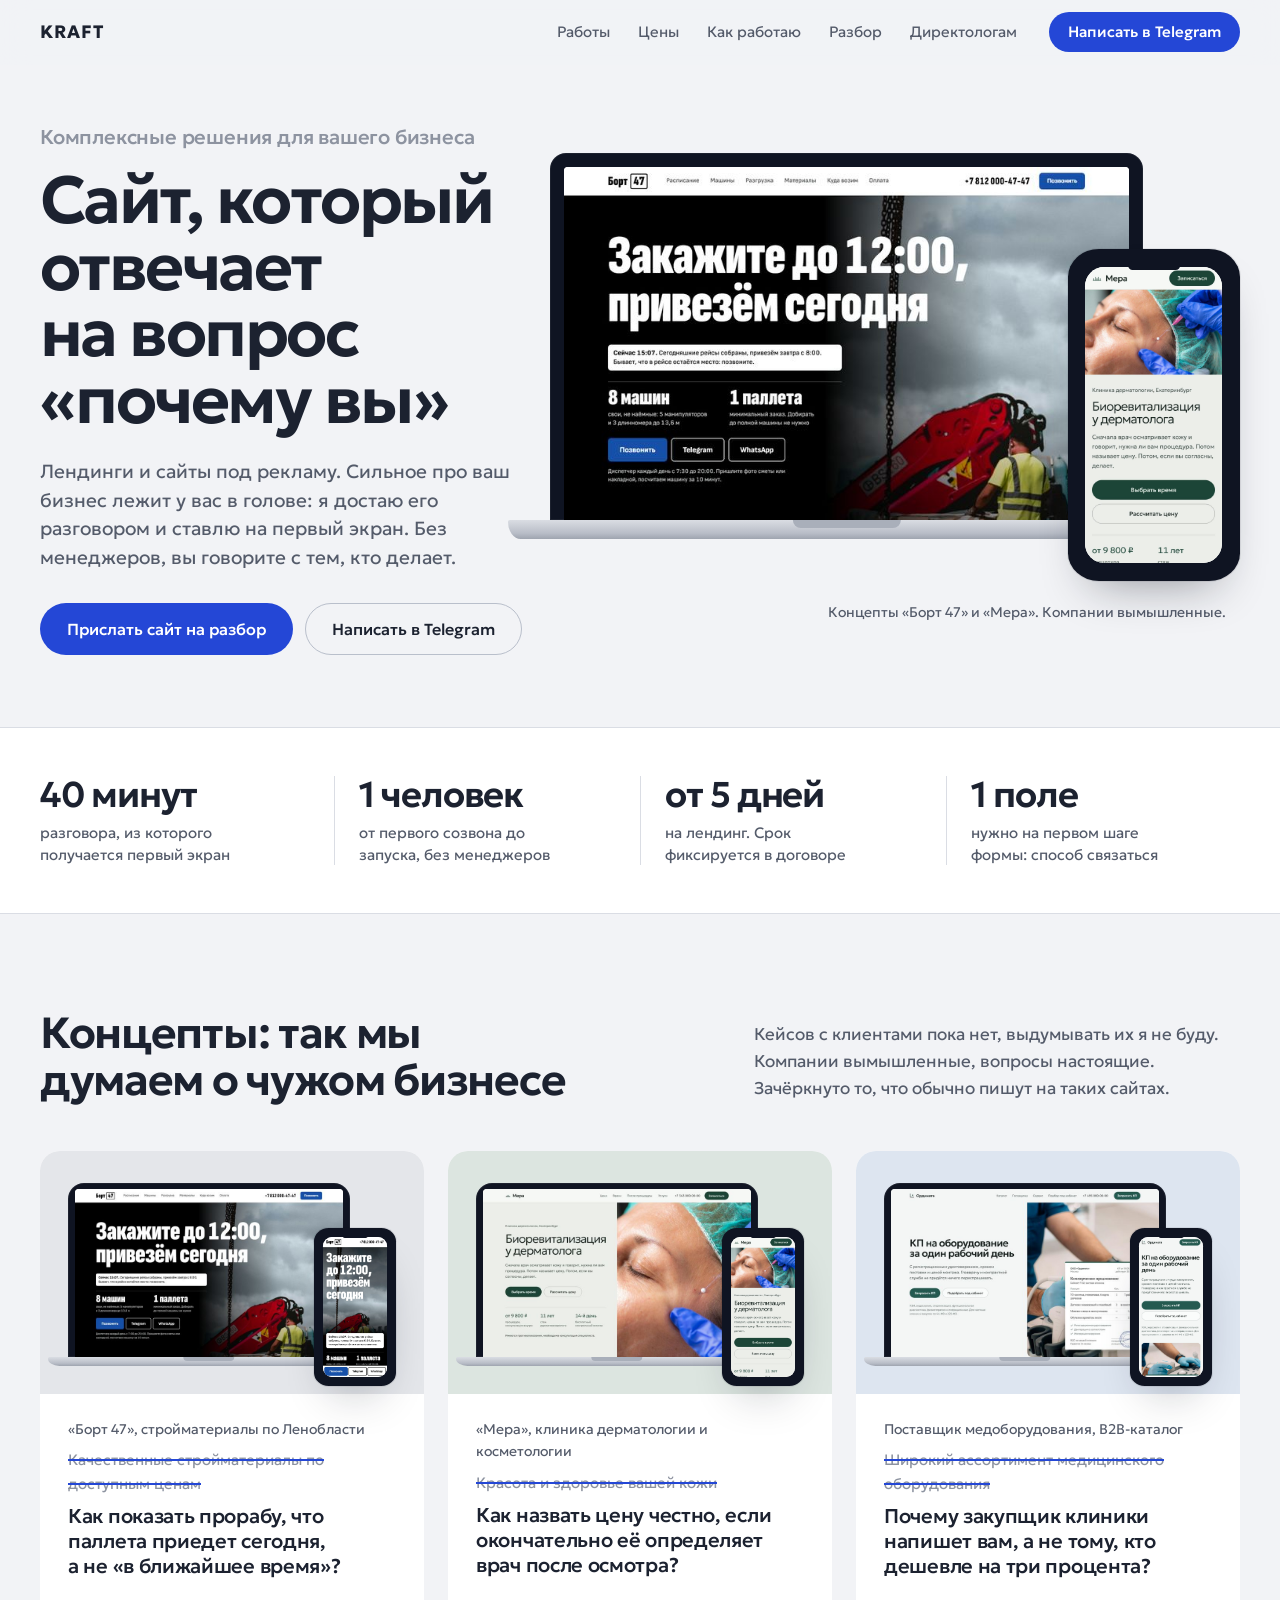
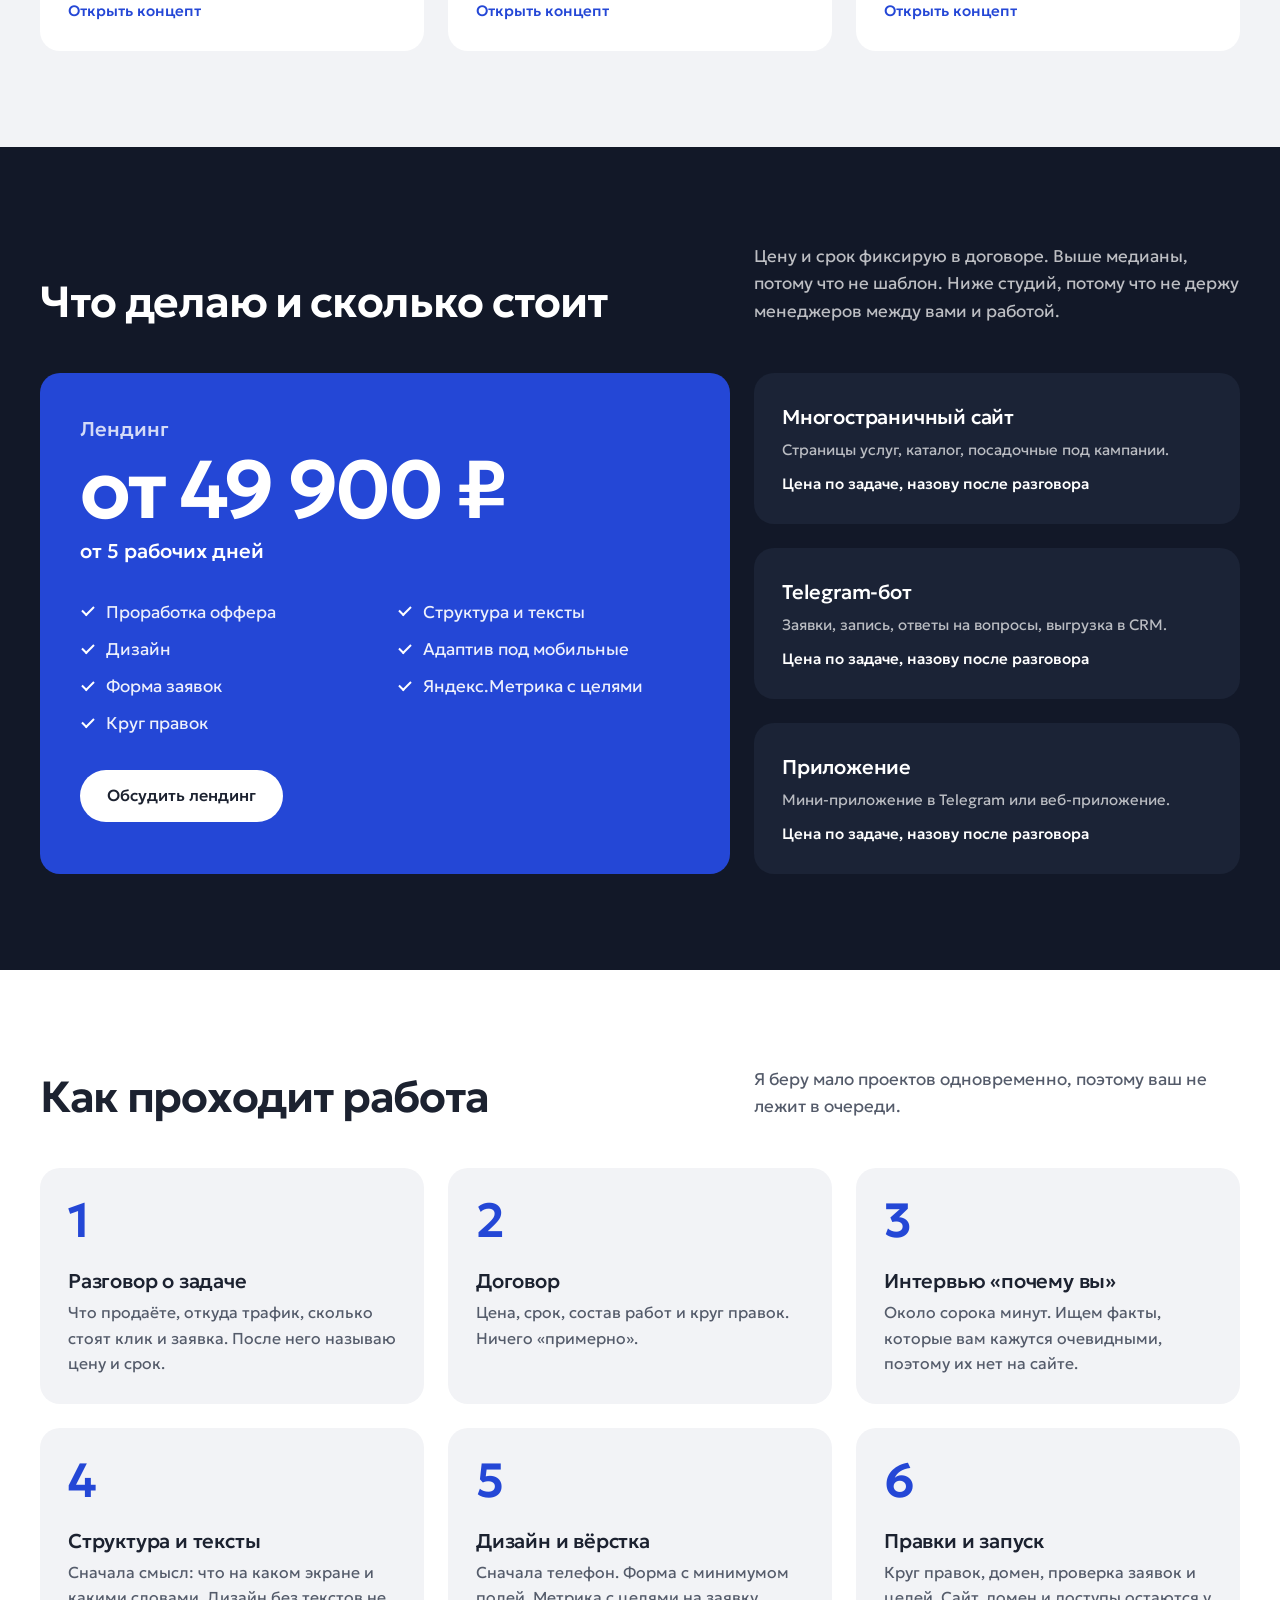
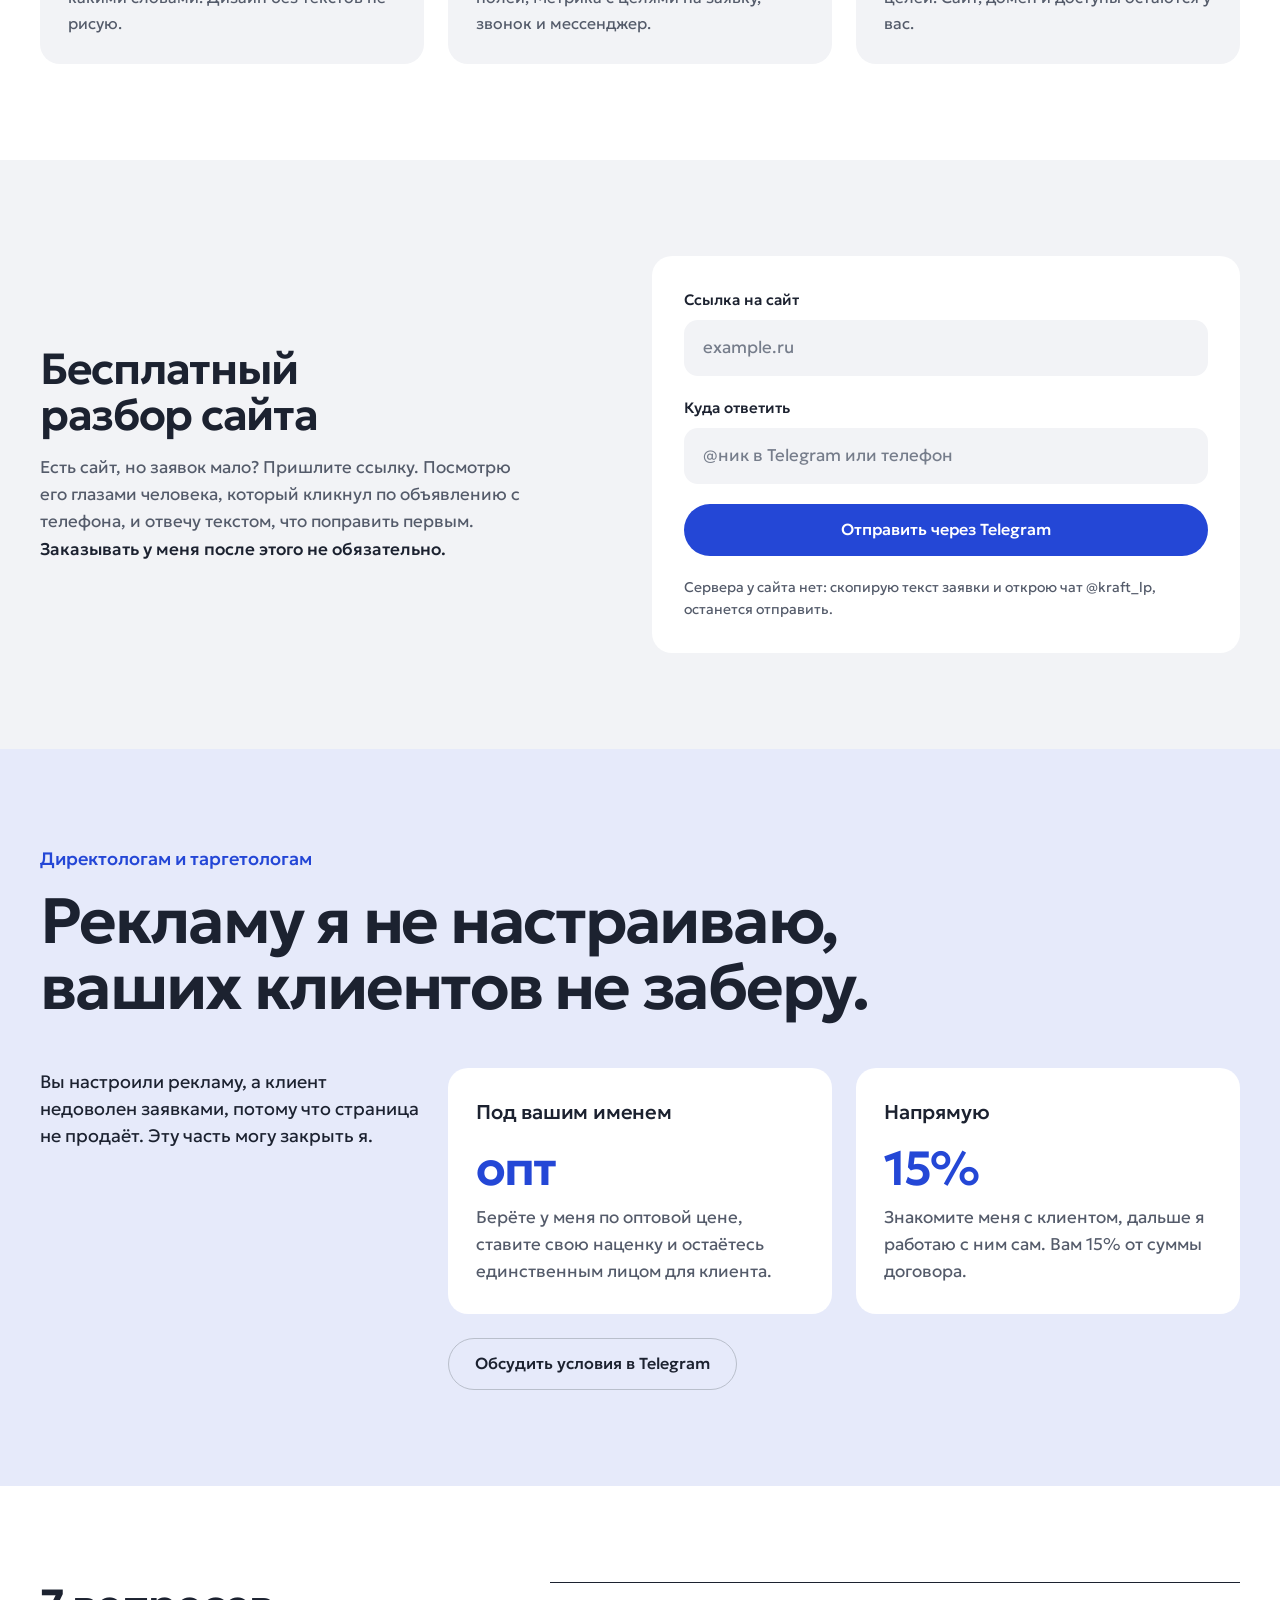
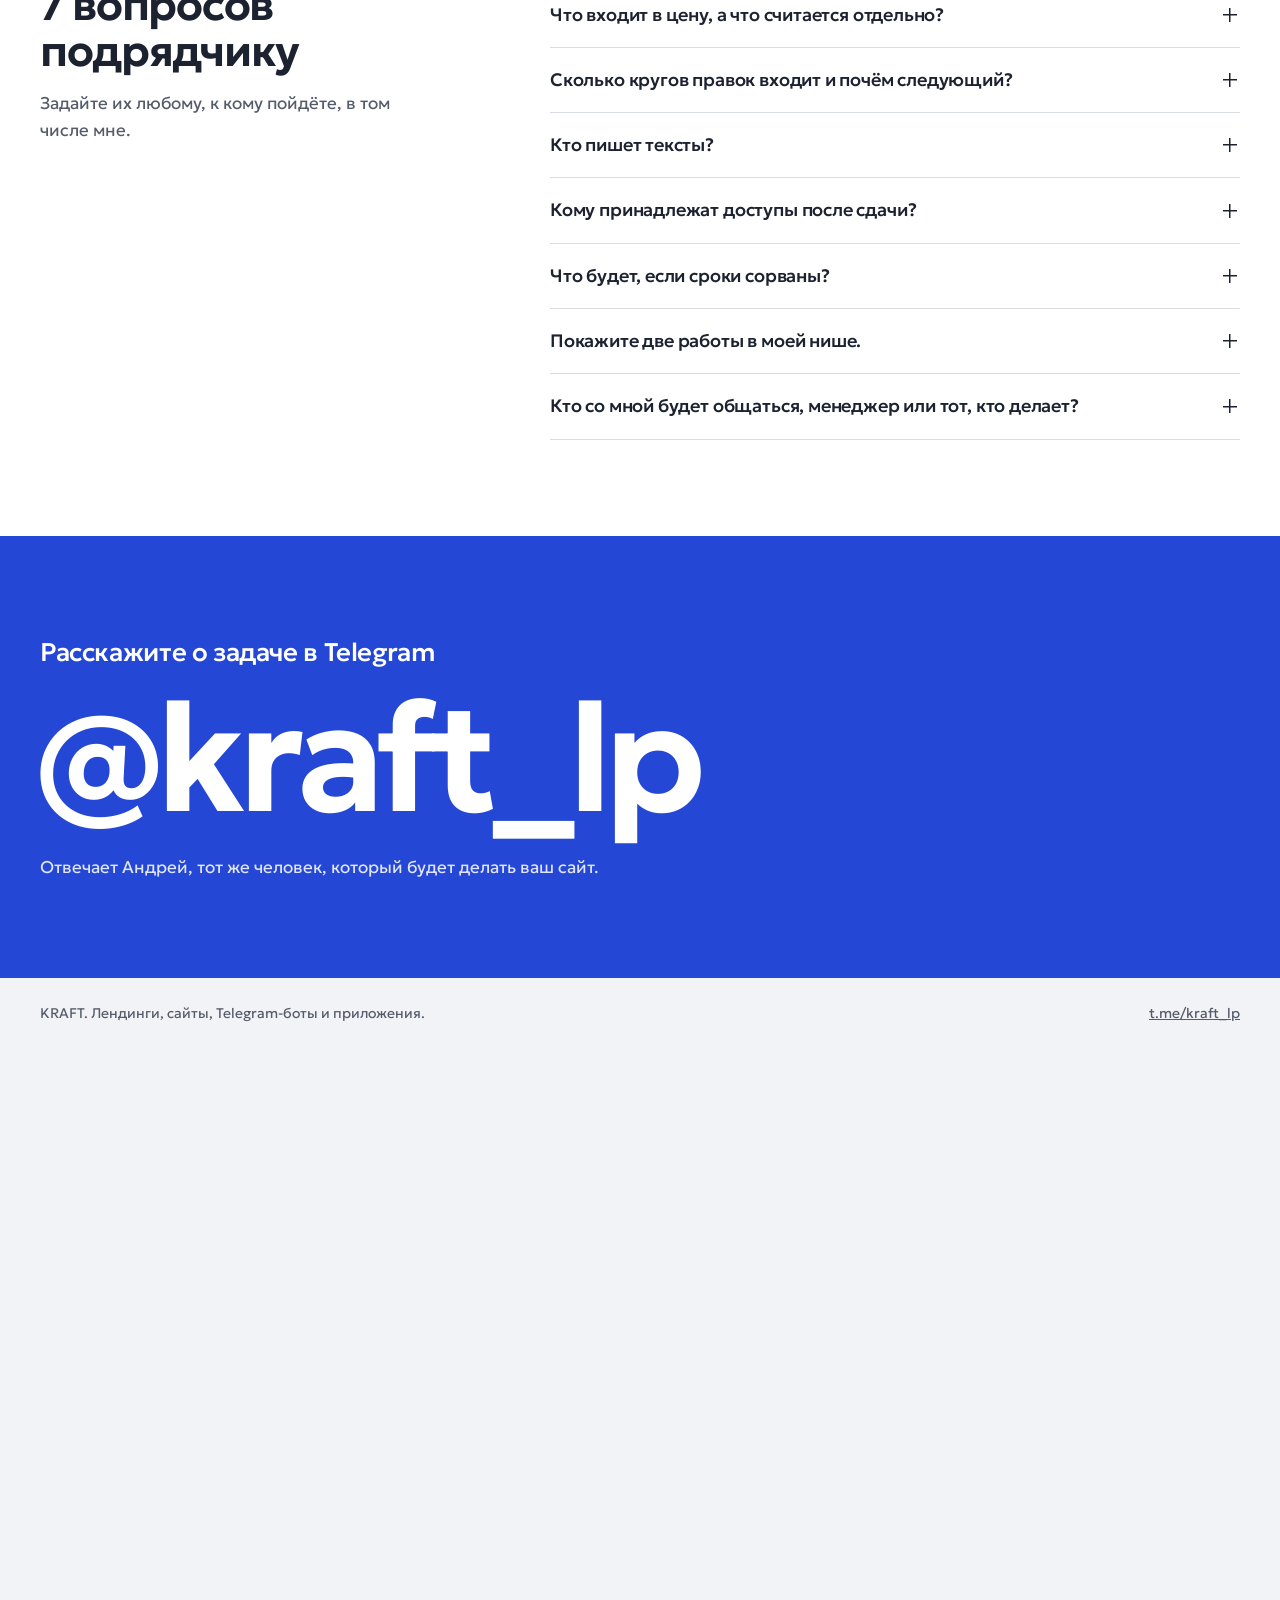
<file: index.html>
<!doctype html><html lang="ru"><head><meta charset="utf-8"><title>KRAFT</title><meta http-equiv="refresh" content="0; url=kraft/"><link rel="canonical" href="kraft/"></head><body><a href="kraft/">KRAFT</a></body></html>
</file>
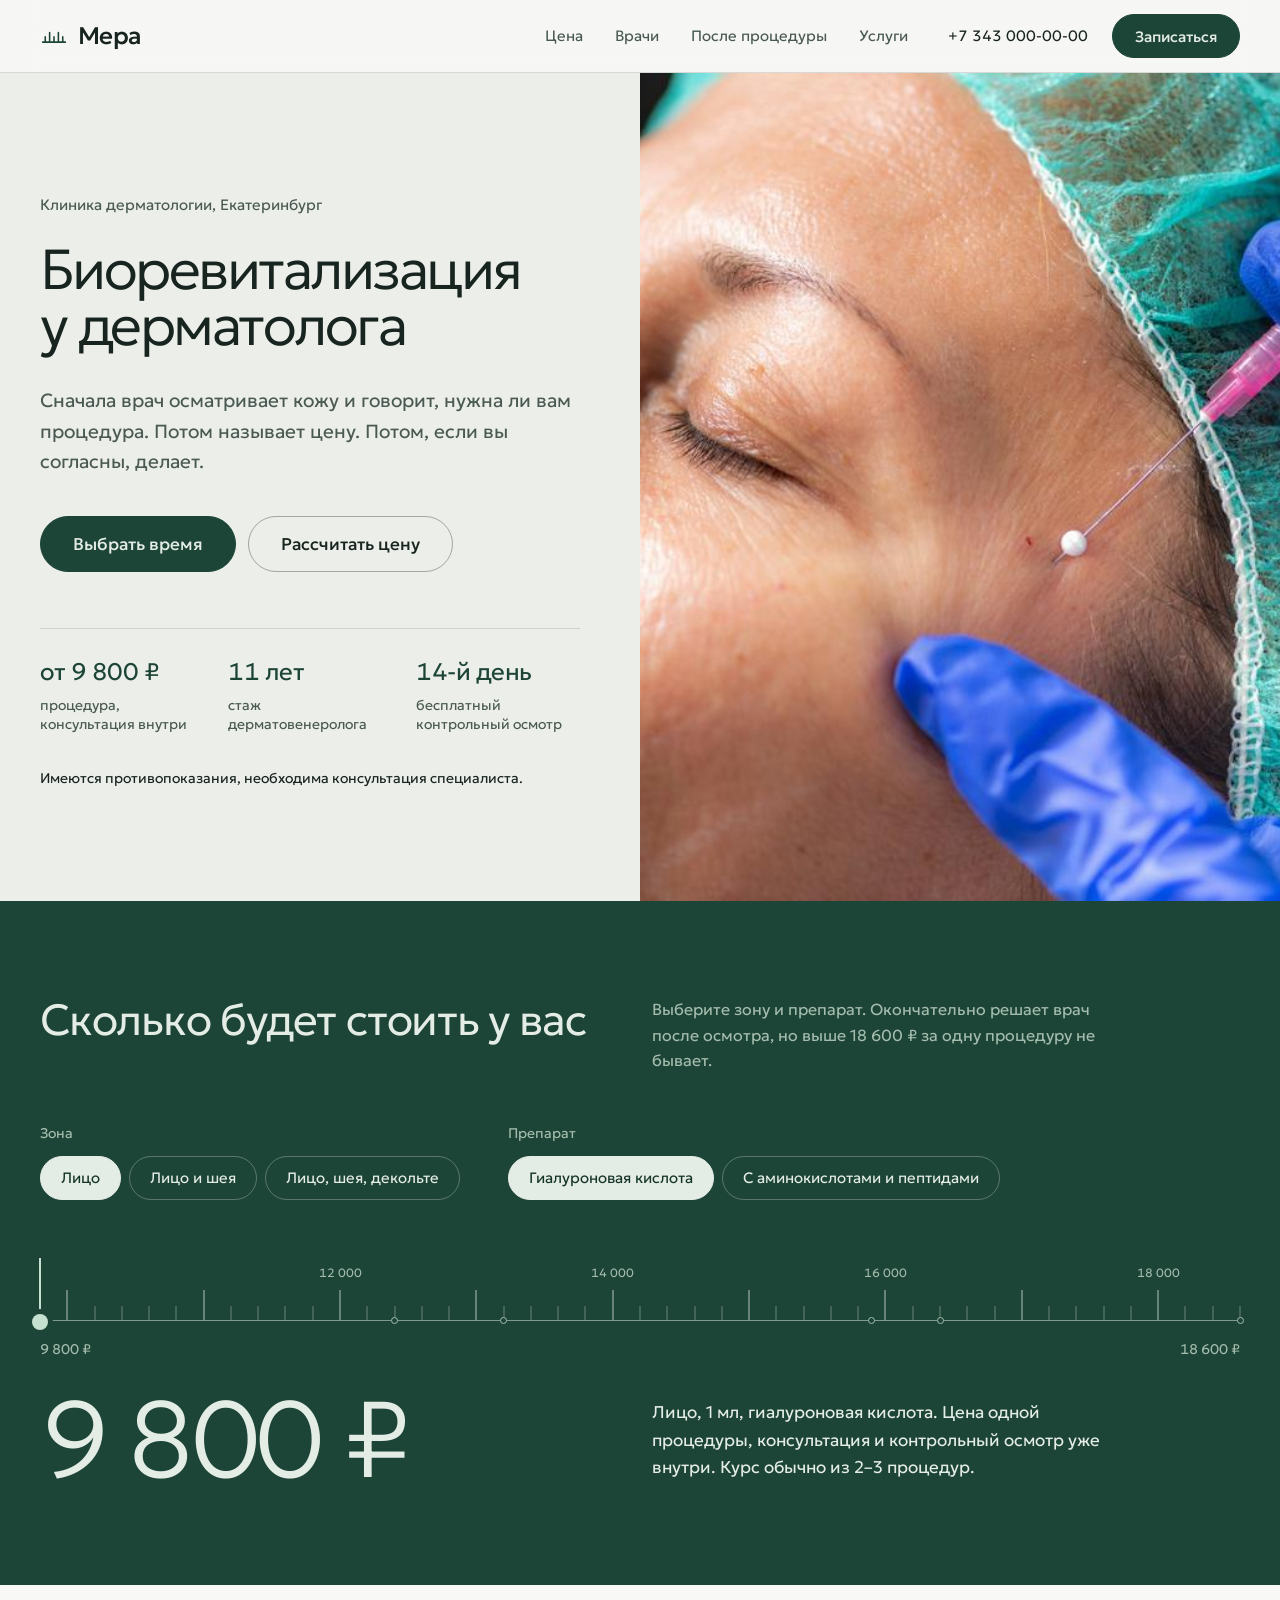
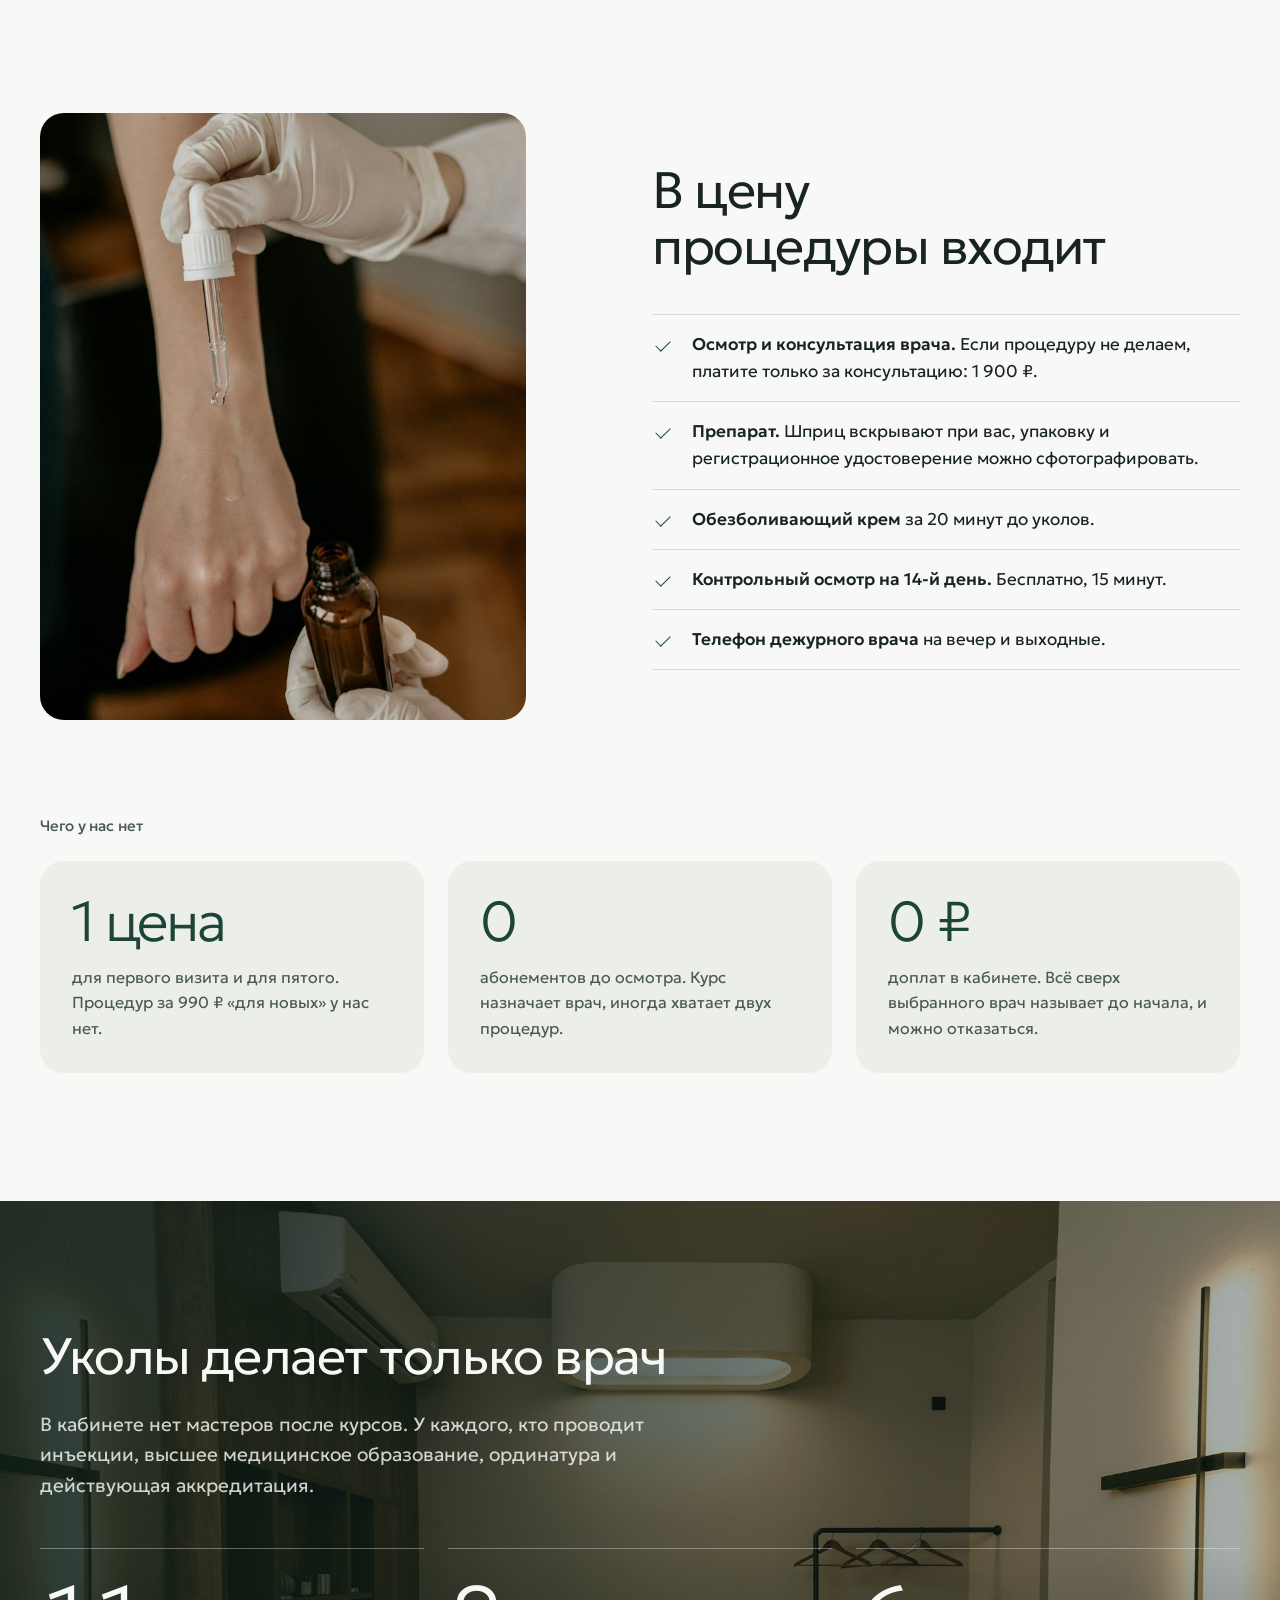
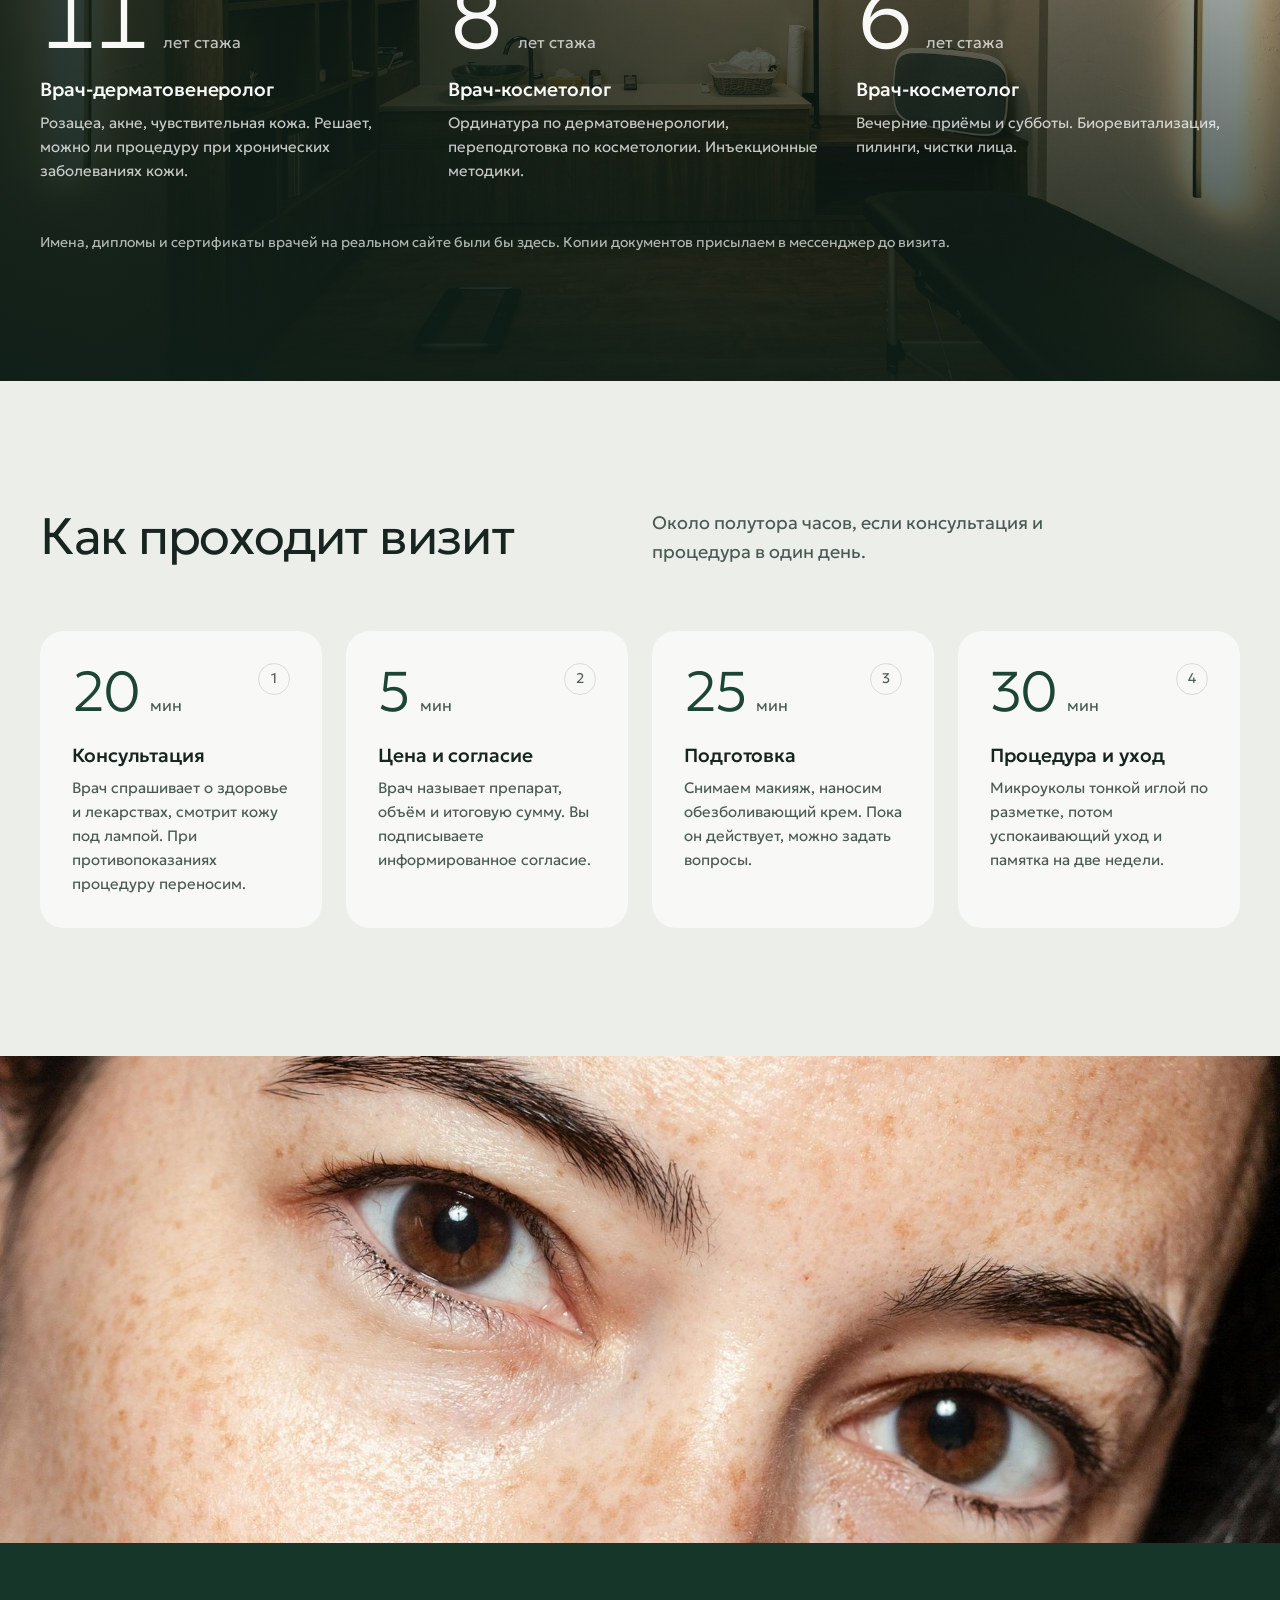
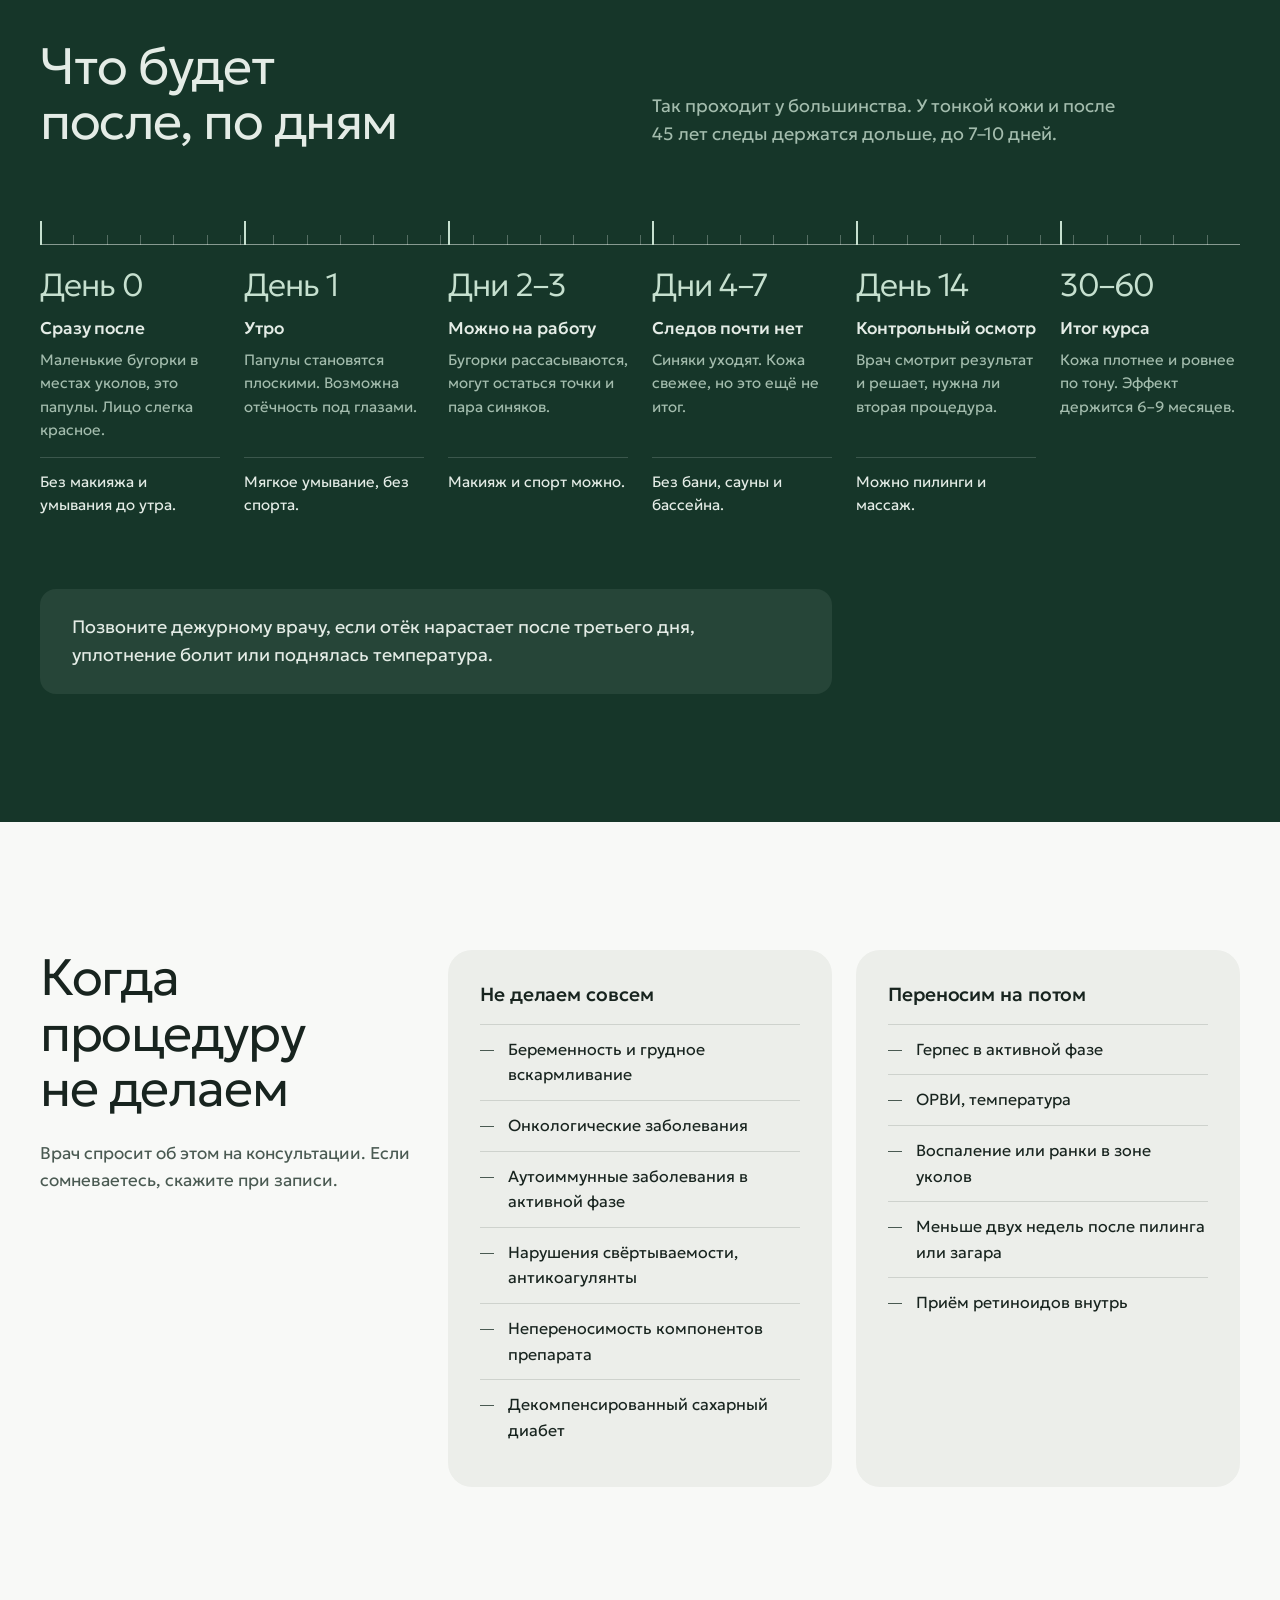
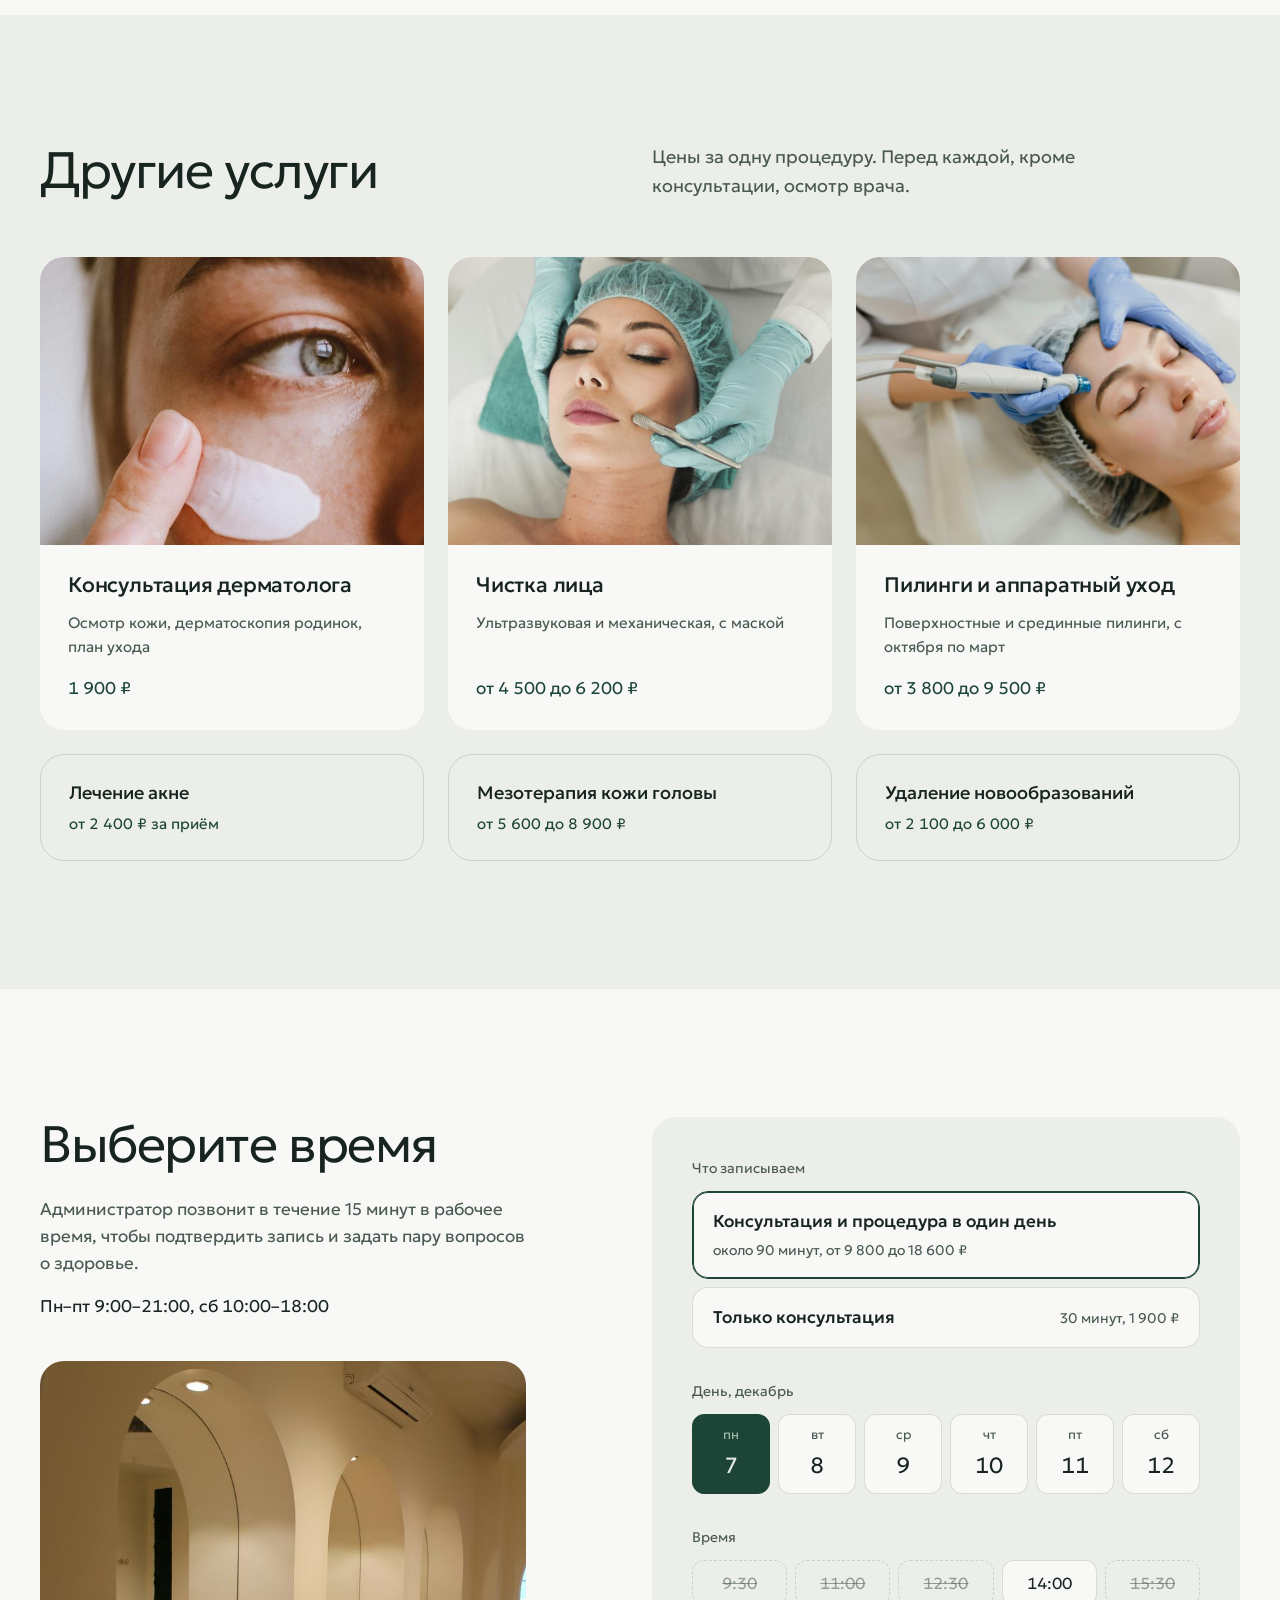
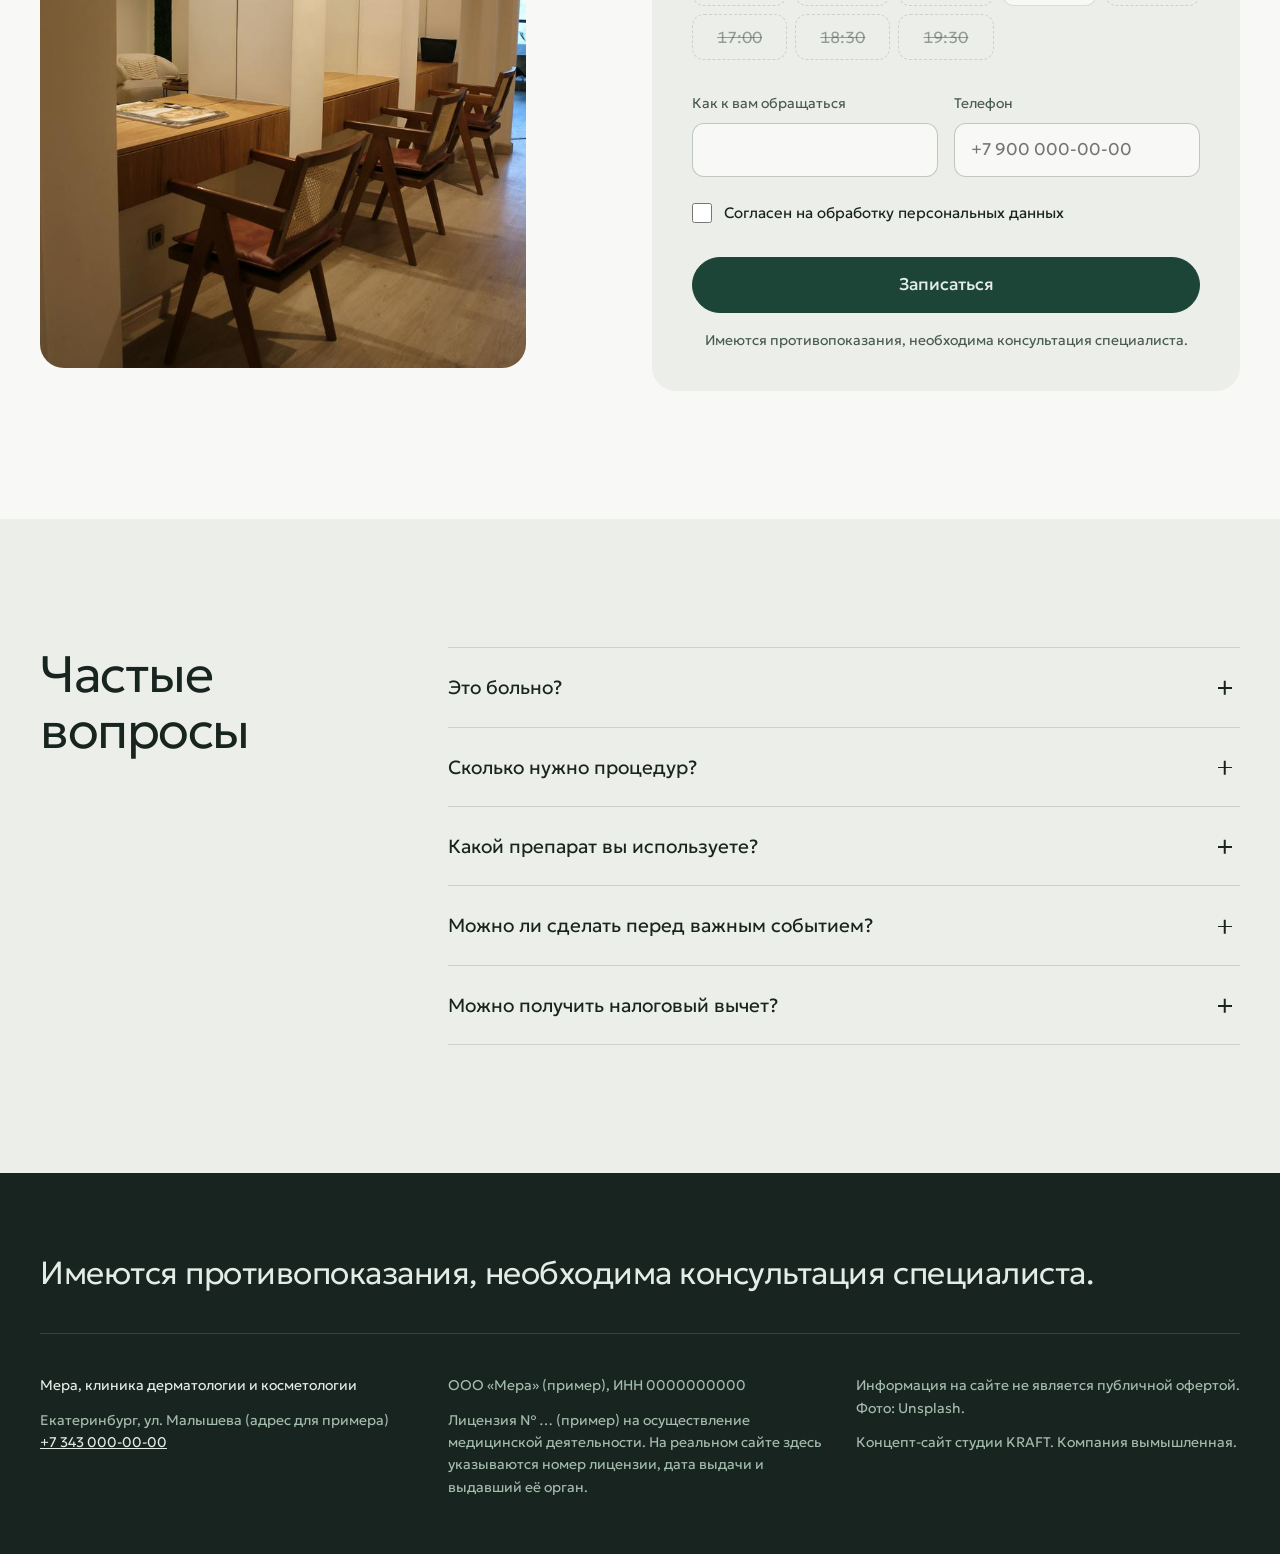
<file: clinic/index.html>
<!doctype html>
<html lang="ru">
<head>
<meta charset="utf-8">
<meta name="viewport" content="width=device-width, initial-scale=1">
<title>Биоревитализация у врача-дерматолога в Екатеринбурге | Мера</title>
<meta name="description" content="Биоревитализация в Екатеринбурге у врача-дерматолога. Цена от 9 800 до 18 600 ₽, консультация и контрольный осмотр входят. Запись онлайн с выбором времени.">
<meta property="og:type" content="website">
<meta property="og:title" content="Мера: биоревитализация у врача-дерматолога">
<meta property="og:description" content="Сначала осмотр, потом цена, потом процедура. От 9 800 до 18 600 ₽, всё, что входит, расписано заранее.">
<meta property="og:locale" content="ru_RU">
<meta name="theme-color" content="#1d4537">
<link rel="icon" href="data:image/svg+xml,%3Csvg xmlns='http://www.w3.org/2000/svg' viewBox='0 0 32 32'%3E%3Crect width='32' height='32' rx='8' fill='%231d4537'/%3E%3Cpath d='M7 22h18M9 22v-5M13 22v-9M17 22v-5M21 22v-9M25 22v-5' stroke='%23dfe8e1' stroke-width='1.6' stroke-linecap='round'/%3E%3C/svg%3E">
<link rel="preconnect" href="https://fonts.googleapis.com">
<link rel="preconnect" href="https://fonts.gstatic.com" crossorigin>
<link href="https://fonts.googleapis.com/css2?family=Geologica:wght@200..700&display=swap" rel="stylesheet">
<link rel="preload" as="image" href="img/hero-2000.jpg" imagesrcset="img/hero-1000.jpg 1000w, img/hero-2000.jpg 2000w" imagesizes="(max-width: 860px) 100vw, 50vw">
<link rel="stylesheet" href="styles.css">

  <meta property="og:image" content="https://stint19.github.io/kraft/clinic/img/og.jpg">
  <meta property="og:image:width" content="1200">
  <meta property="og:image:height" content="630">
  <meta name="twitter:card" content="summary_large_image">
</head>
<body>
<a class="skip" href="#main">Перейти к содержанию</a>

<header class="top">
  <div class="wrap top__in">
    <a class="logo" href="#main" aria-label="Мера, на главную">
      <svg class="logo__mark" viewBox="0 0 32 32" aria-hidden="true"><path d="M3 23h26M6 23v-6M11 23v-11M16 23v-6M21 23v-11M26 23v-6" /></svg>
      <span class="logo__word">Мера</span>
    </a>
    <nav class="top__nav" aria-label="Разделы">
      <a href="#price">Цена</a>
      <a href="#doctors">Врачи</a>
      <a href="#after">После процедуры</a>
      <a href="#services">Услуги</a>
    </nav>
    <div class="top__cta">
      <a class="top__phone" href="tel:+73430000000">+7 343 000-00-00</a>
      <a class="btn btn--small" href="#book">Записаться</a>
    </div>
  </div>
</header>

<main id="main">

<section class="hero" aria-labelledby="hero-title">
  <div class="hero__media">
    <img src="img/hero-2000.jpg" srcset="img/hero-1000.jpg 1000w, img/hero-2000.jpg 2000w" sizes="(max-width: 860px) 100vw, 50vw" width="2000" height="1333" alt="Врач в перчатках делает инъекцию в кожу у виска пациентки" fetchpriority="high">
  </div>
  <div class="wrap grid hero__grid">
    <div class="hero__copy">
      <p class="hero__place">Клиника дерматологии, Екатеринбург</p>
      <h1 id="hero-title">Биоревитализация у&nbsp;дерматолога</h1>
      <p class="hero__lead">Сначала врач осматривает кожу и говорит, нужна ли вам процедура. Потом называет цену. Потом, если вы согласны, делает.</p>
      <div class="hero__actions">
        <a class="btn" href="#book">Выбрать время</a>
        <a class="btn btn--ghost" href="#price">Рассчитать цену</a>
      </div>
      <dl class="hero__facts">
        <div><dt>от 9 800 ₽</dt><dd>процедура, консультация внутри</dd></div>
        <div><dt>11 лет</dt><dd>стаж дерматовенеролога</dd></div>
        <div><dt>14-й день</dt><dd>бесплатный контрольный осмотр</dd></div>
      </dl>
      <p class="hero__warn">Имеются противопоказания, необходима консультация специалиста.</p>
    </div>
  </div>
</section>

<section class="gauge" id="price" aria-labelledby="gauge-title">
  <div class="wrap grid">
    <h2 id="gauge-title" class="gauge__title">Сколько будет стоить у вас</h2>
    <p class="gauge__note">Выберите зону и препарат. Окончательно решает врач после осмотра, но выше 18&nbsp;600&nbsp;₽ за одну процедуру не бывает.</p>

    <div class="gauge__controls">
      <fieldset class="seg">
        <legend>Зона</legend>
        <label><input type="radio" name="zone" value="0" checked><span>Лицо</span></label>
        <label><input type="radio" name="zone" value="1"><span>Лицо и шея</span></label>
        <label><input type="radio" name="zone" value="2"><span>Лицо, шея, декольте</span></label>
      </fieldset>
      <fieldset class="seg">
        <legend>Препарат</legend>
        <label><input type="radio" name="drug" value="0" checked><span>Гиалуроновая кислота</span></label>
        <label><input type="radio" name="drug" value="1"><span>С аминокислотами и пептидами</span></label>
      </fieldset>
    </div>

    <div class="scale" aria-hidden="true">
      <div class="scale__ticks"></div>
      <div class="scale__marks"></div>
      <div class="scale__fill"></div>
      <div class="scale__pin"><span></span></div>
      <div class="scale__ends"><span>9 800 ₽</span><span>18 600 ₽</span></div>
    </div>

    <p class="gauge__sum" aria-live="polite"><span data-sum>9 800</span>&nbsp;₽</p>
    <p class="gauge__detail" data-detail>Лицо, 1 мл, гиалуроновая кислота. Цена одной процедуры, консультация и контрольный осмотр уже внутри.</p>
  </div>
</section>

<section class="section section--white included" id="included" aria-labelledby="inc-title">
  <div class="wrap grid">
    <figure class="included__photo">
      <img src="img/dropper-1400.jpg" srcset="img/dropper-700.jpg 700w, img/dropper-1400.jpg 1400w" sizes="(max-width: 860px) 100vw, 40vw" width="1400" height="2097" alt="Руки в медицинских перчатках наносят каплю препарата на кожу запястья" loading="lazy">
    </figure>
    <div class="included__body">
      <h2 id="inc-title">В цену процедуры входит</h2>
      <ul class="ticks">
        <li><b>Осмотр и консультация врача.</b> Если процедуру не делаем, платите только за консультацию: 1&nbsp;900&nbsp;₽.</li>
        <li><b>Препарат.</b> Шприц вскрывают при вас, упаковку и регистрационное удостоверение можно сфотографировать.</li>
        <li><b>Обезболивающий крем</b> за 20 минут до уколов.</li>
        <li><b>Контрольный осмотр на 14-й день.</b> Бесплатно, 15 минут.</li>
        <li><b>Телефон дежурного врача</b> на вечер и выходные.</li>
      </ul>
    </div>

    <h3 class="nots__title">Чего у нас нет</h3>
    <div class="not">
      <p class="not__big">1 цена</p>
      <p>для первого визита и для пятого. Процедур за 990&nbsp;₽ «для новых» у нас нет.</p>
    </div>
    <div class="not">
      <p class="not__big">0</p>
      <p>абонементов до осмотра. Курс назначает врач, иногда хватает двух процедур.</p>
    </div>
    <div class="not">
      <p class="not__big">0 ₽</p>
      <p>доплат в кабинете. Всё сверх выбранного врач называет до начала, и можно отказаться.</p>
    </div>
  </div>
</section>

<section class="doctors" id="doctors" aria-labelledby="doc-title">
  <img class="doctors__bg" src="img/cabinet-2000.jpg" srcset="img/cabinet-1000.jpg 1000w, img/cabinet-2000.jpg 2000w" sizes="100vw" width="2000" height="1331" alt="Процедурный кабинет с тёплым светом, деревянными полками и кушеткой" loading="lazy">
  <div class="wrap grid doctors__in">
    <div class="doctors__head">
      <h2 id="doc-title">Уколы делает только врач</h2>
      <p>В кабинете нет мастеров после курсов. У каждого, кто проводит инъекции, высшее медицинское образование, ординатура и действующая аккредитация.</p>
    </div>
    <article class="doc">
      <p class="doc__years">11 <span>лет стажа</span></p>
      <h3>Врач-дерматовенеролог</h3>
      <p>Розацеа, акне, чувствительная кожа. Решает, можно ли процедуру при хронических заболеваниях кожи.</p>
    </article>
    <article class="doc">
      <p class="doc__years">8 <span>лет стажа</span></p>
      <h3>Врач-косметолог</h3>
      <p>Ординатура по дерматовенерологии, переподготовка по косметологии. Инъекционные методики.</p>
    </article>
    <article class="doc">
      <p class="doc__years">6 <span>лет стажа</span></p>
      <h3>Врач-косметолог</h3>
      <p>Вечерние приёмы и субботы. Биоревитализация, пилинги, чистки лица.</p>
    </article>
    <p class="doctors__docs">Имена, дипломы и сертификаты врачей на реальном сайте были бы здесь. Копии документов присылаем в мессенджер до визита.</p>
  </div>
</section>

<section class="section visit" aria-labelledby="visit-title">
  <div class="wrap grid">
    <h2 id="visit-title" class="visit__title">Как проходит визит</h2>
    <p class="visit__lead">Около полутора часов, если консультация и процедура в один день.</p>
    <ol class="steps">
      <li><p class="steps__time">20 <span>мин</span></p><h3>Консультация</h3><p>Врач спрашивает о здоровье и лекарствах, смотрит кожу под лампой. При противопоказаниях процедуру переносим.</p></li>
      <li><p class="steps__time">5 <span>мин</span></p><h3>Цена и согласие</h3><p>Врач называет препарат, объём и итоговую сумму. Вы подписываете информированное согласие.</p></li>
      <li><p class="steps__time">25 <span>мин</span></p><h3>Подготовка</h3><p>Снимаем макияж, наносим обезболивающий крем. Пока он действует, можно задать вопросы.</p></li>
      <li><p class="steps__time">30 <span>мин</span></p><h3>Процедура и уход</h3><p>Микроуколы тонкой иглой по разметке, потом успокаивающий уход и памятка на две недели.</p></li>
    </ol>
  </div>
</section>

<section class="after" id="after" aria-labelledby="after-title">
  <div class="after__photo">
    <img src="img/skin-2000.jpg" srcset="img/skin-1000.jpg 1000w, img/skin-2000.jpg 2000w" sizes="100vw" width="2000" height="1041" alt="Крупный план кожи лица с веснушками" loading="lazy">
  </div>
  <div class="wrap grid after__in">
    <h2 id="after-title" class="after__title">Что будет после, по дням</h2>
    <p class="after__lead">Так проходит у большинства. У тонкой кожи и после 45 лет следы держатся дольше, до 7–10 дней.</p>
    <ol class="days">
      <li class="day">
        <p class="day__n">День 0</p>
        <h3>Сразу после</h3>
        <p>Маленькие бугорки в местах уколов, это папулы. Лицо слегка красное.</p>
        <p class="day__rule">Без макияжа и умывания до утра.</p>
      </li>
      <li class="day">
        <p class="day__n">День 1</p>
        <h3>Утро</h3>
        <p>Папулы становятся плоскими. Возможна отёчность под глазами.</p>
        <p class="day__rule">Мягкое умывание, без спорта.</p>
      </li>
      <li class="day">
        <p class="day__n">Дни 2–3</p>
        <h3>Можно на работу</h3>
        <p>Бугорки рассасываются, могут остаться точки и пара синяков.</p>
        <p class="day__rule">Макияж и спорт можно.</p>
      </li>
      <li class="day">
        <p class="day__n">Дни 4–7</p>
        <h3>Следов почти нет</h3>
        <p>Синяки уходят. Кожа свежее, но это ещё не итог.</p>
        <p class="day__rule">Без бани, сауны и бассейна.</p>
      </li>
      <li class="day">
        <p class="day__n">День 14</p>
        <h3>Контрольный осмотр</h3>
        <p>Врач смотрит результат и решает, нужна ли вторая процедура.</p>
        <p class="day__rule">Можно пилинги и массаж.</p>
      </li>
      <li class="day">
        <p class="day__n">30–60</p>
        <h3>Итог курса</h3>
        <p>Кожа плотнее и ровнее по тону. Эффект держится 6–9 месяцев.</p>
      </li>
    </ol>
    <p class="after__call">Позвоните дежурному врачу, если отёк нарастает после третьего дня, уплотнение болит или поднялась температура.</p>
  </div>
</section>

<section class="section section--white contra" id="contra" aria-labelledby="contra-title">
  <div class="wrap grid">
    <div class="contra__head">
      <h2 id="contra-title">Когда процедуру не&nbsp;делаем</h2>
      <p>Врач спросит об этом на консультации. Если сомневаетесь, скажите при записи.</p>
    </div>
    <div class="panel">
      <h3>Не делаем совсем</h3>
      <ul class="dashes">
        <li>Беременность и грудное вскармливание</li>
        <li>Онкологические заболевания</li>
        <li>Аутоиммунные заболевания в активной фазе</li>
        <li>Нарушения свёртываемости, антикоагулянты</li>
        <li>Непереносимость компонентов препарата</li>
        <li>Декомпенсированный сахарный диабет</li>
      </ul>
    </div>
    <div class="panel">
      <h3>Переносим на потом</h3>
      <ul class="dashes">
        <li>Герпес в активной фазе</li>
        <li>ОРВИ, температура</li>
        <li>Воспаление или ранки в зоне уколов</li>
        <li>Меньше двух недель после пилинга или загара</li>
        <li>Приём ретиноидов внутрь</li>
      </ul>
    </div>
  </div>
</section>

<section class="section services" id="services" aria-labelledby="srv-title">
  <div class="wrap grid">
    <h2 id="srv-title" class="services__title">Другие услуги</h2>
    <p class="services__lead">Цены за одну процедуру. Перед каждой, кроме консультации, осмотр врача.</p>

    <a class="card" href="#book">
      <span class="card__img"><img src="img/cream-700.jpg" srcset="img/cream-700.jpg 700w, img/cream-1400.jpg 1400w" sizes="(max-width: 860px) 100vw, 33vw" width="700" height="1050" alt="Крупный план кожи под глазом с каплей крема" loading="lazy"></span>
      <span class="card__body">
        <span class="card__name">Консультация дерматолога</span>
        <span class="card__desc">Осмотр кожи, дерматоскопия родинок, план ухода</span>
        <span class="card__price">1 900 ₽</span>
      </span>
    </a>
    <a class="card" href="#book">
      <span class="card__img"><img src="img/cleaning-1000.jpg" srcset="img/cleaning-1000.jpg 1000w, img/cleaning-2000.jpg 2000w" sizes="(max-width: 860px) 100vw, 33vw" width="1000" height="665" alt="Косметолог в перчатках проводит чистку лица пациентке" loading="lazy"></span>
      <span class="card__body">
        <span class="card__name">Чистка лица</span>
        <span class="card__desc">Ультразвуковая и механическая, с маской</span>
        <span class="card__price">от 4 500 до 6 200 ₽</span>
      </span>
    </a>
    <a class="card" href="#book">
      <span class="card__img"><img src="img/hardware-1000.jpg" srcset="img/hardware-1000.jpg 1000w, img/hardware-2000.jpg 2000w" sizes="(max-width: 860px) 100vw, 33vw" width="1000" height="666" alt="Аппаратная процедура для кожи лица в кабинете" loading="lazy"></span>
      <span class="card__body">
        <span class="card__name">Пилинги и аппаратный уход</span>
        <span class="card__desc">Поверхностные и срединные пилинги, с октября по март</span>
        <span class="card__price">от 3 800 до 9 500 ₽</span>
      </span>
    </a>

    <ul class="more">
      <li><a href="#book"><span class="more__name">Лечение акне</span><span class="more__price">от 2 400 ₽ за приём</span></a></li>
      <li><a href="#book"><span class="more__name">Мезотерапия кожи головы</span><span class="more__price">от 5 600 до 8 900 ₽</span></a></li>
      <li><a href="#book"><span class="more__name">Удаление новообразований</span><span class="more__price">от 2 100 до 6 000 ₽</span></a></li>
    </ul>
  </div>
</section>

<section class="section section--white book" id="book" aria-labelledby="book-title">
  <div class="wrap grid">
    <div class="book__intro">
      <h2 id="book-title">Выберите время</h2>
      <p>Администратор позвонит в течение 15 минут в рабочее время, чтобы подтвердить запись и задать пару вопросов о здоровье.</p>
      <p class="book__hours">Пн–пт 9:00–21:00, сб 10:00–18:00</p>
      <figure class="book__photo">
        <img src="img/arches-700.jpg" srcset="img/arches-700.jpg 700w, img/arches-1400.jpg 1400w" sizes="40vw" width="700" height="1050" alt="Зона ожидания с арками и деревянными стульями" loading="lazy">
      </figure>
    </div>

    <div class="book__form">
      <form class="booking" id="booking" novalidate>
        <fieldset class="booking__block">
          <legend>Что записываем</legend>
          <label class="opt"><input type="radio" name="service" value="Консультация и процедура" checked><span><b>Консультация и процедура в один день</b><i>около 90 минут, от 9 800 до 18 600 ₽</i></span></label>
          <label class="opt"><input type="radio" name="service" value="Только консультация"><span><b>Только консультация</b><i>30 минут, 1 900 ₽</i></span></label>
        </fieldset>

        <fieldset class="booking__block">
          <legend>День</legend>
          <div class="days-pick" data-days></div>
        </fieldset>

        <fieldset class="booking__block">
          <legend>Время</legend>
          <div class="slots" data-slots></div>
          <p class="field__err" data-err="slot" hidden>Выберите свободное время.</p>
        </fieldset>

        <div class="booking__fields">
          <div class="field">
            <label for="f-name">Как к вам обращаться</label>
            <input id="f-name" name="name" type="text" autocomplete="given-name" required>
            <p class="field__err" data-err="name" hidden>Напишите имя, чтобы администратор знал, кому звонит.</p>
          </div>
          <div class="field">
            <label for="f-phone">Телефон</label>
            <input id="f-phone" name="phone" type="tel" inputmode="tel" autocomplete="tel" placeholder="+7 900 000-00-00" required>
            <p class="field__err" data-err="phone" hidden>Нужен номер из 10 цифр после +7.</p>
          </div>
        </div>

        <label class="check"><input type="checkbox" name="agree" required><span>Согласен на обработку персональных данных</span></label>
        <p class="field__err" data-err="agree" hidden>Без согласия мы не можем записать вас.</p>

        <button class="btn btn--wide" type="submit" data-submit>Записаться</button>
        <p class="booking__warn">Имеются противопоказания, необходима консультация специалиста.</p>
      </form>

      <div class="booking__done" id="booking-done" hidden tabindex="-1">
        <h3>Вы записаны</h3>
        <p data-done-text></p>
        <p class="booking__demo">Это демо, заявка никуда не ушла.</p>
        <button class="btn btn--ghost" type="button" data-reset>Выбрать другое время</button>
      </div>
    </div>
  </div>
</section>

<section class="section faq" aria-labelledby="faq-title">
  <div class="wrap grid">
    <h2 id="faq-title" class="faq__title">Частые вопросы</h2>
    <div class="faq__list">
      <details>
        <summary>Это больно?</summary>
        <p>С обезболивающим кремом большинство описывают ощущения как покалывание. Чувствительнее всего зона вокруг глаз и губ. Если станет неприятно, врач сделает паузу.</p>
      </details>
      <details>
        <summary>Сколько нужно процедур?</summary>
        <p>Обычно 2–3 с интервалом 2–3 недели, потом поддерживающая раз в полгода. Точное число врач говорит после контрольного осмотра, а не заранее.</p>
      </details>
      <details>
        <summary>Какой препарат вы используете?</summary>
        <p>Только зарегистрированные в России препараты для инъекций. Название врач называет на консультации, упаковку вскрывают при вас.</p>
      </details>
      <details>
        <summary>Можно ли сделать перед важным событием?</summary>
        <p>Лучше не позже чем за 7–10 дней, чтобы успели уйти папулы и возможные синяки.</p>
      </details>
      <details>
        <summary>Можно получить налоговый вычет?</summary>
        <p>Да, справку об оплате медицинских услуг выдаём по запросу. Рассрочку не предлагаем.</p>
      </details>
    </div>
  </div>
</section>

</main>

<footer class="foot">
  <div class="wrap grid">
    <p class="foot__warn">Имеются противопоказания, необходима консультация специалиста.</p>
    <div class="foot__col">
      <p class="foot__name">Мера, клиника дерматологии и косметологии</p>
      <p>Екатеринбург, ул. Малышева (адрес для примера)<br><a href="tel:+73430000000">+7 343 000-00-00</a></p>
    </div>
    <div class="foot__col">
      <p>ООО «Мера» (пример), ИНН 0000000000</p>
      <p>Лицензия № … (пример) на осуществление медицинской деятельности. На реальном сайте здесь указываются номер лицензии, дата выдачи и выдавший её орган.</p>
    </div>
    <div class="foot__col">
      <p>Информация на сайте не является публичной офертой. Фото: Unsplash.</p>
      <p class="foot__kraft">Концепт-сайт студии KRAFT. Компания вымышленная.</p>
    </div>
  </div>
</footer>

<script src="main.js" defer></script>
</body>
</html>
</file>
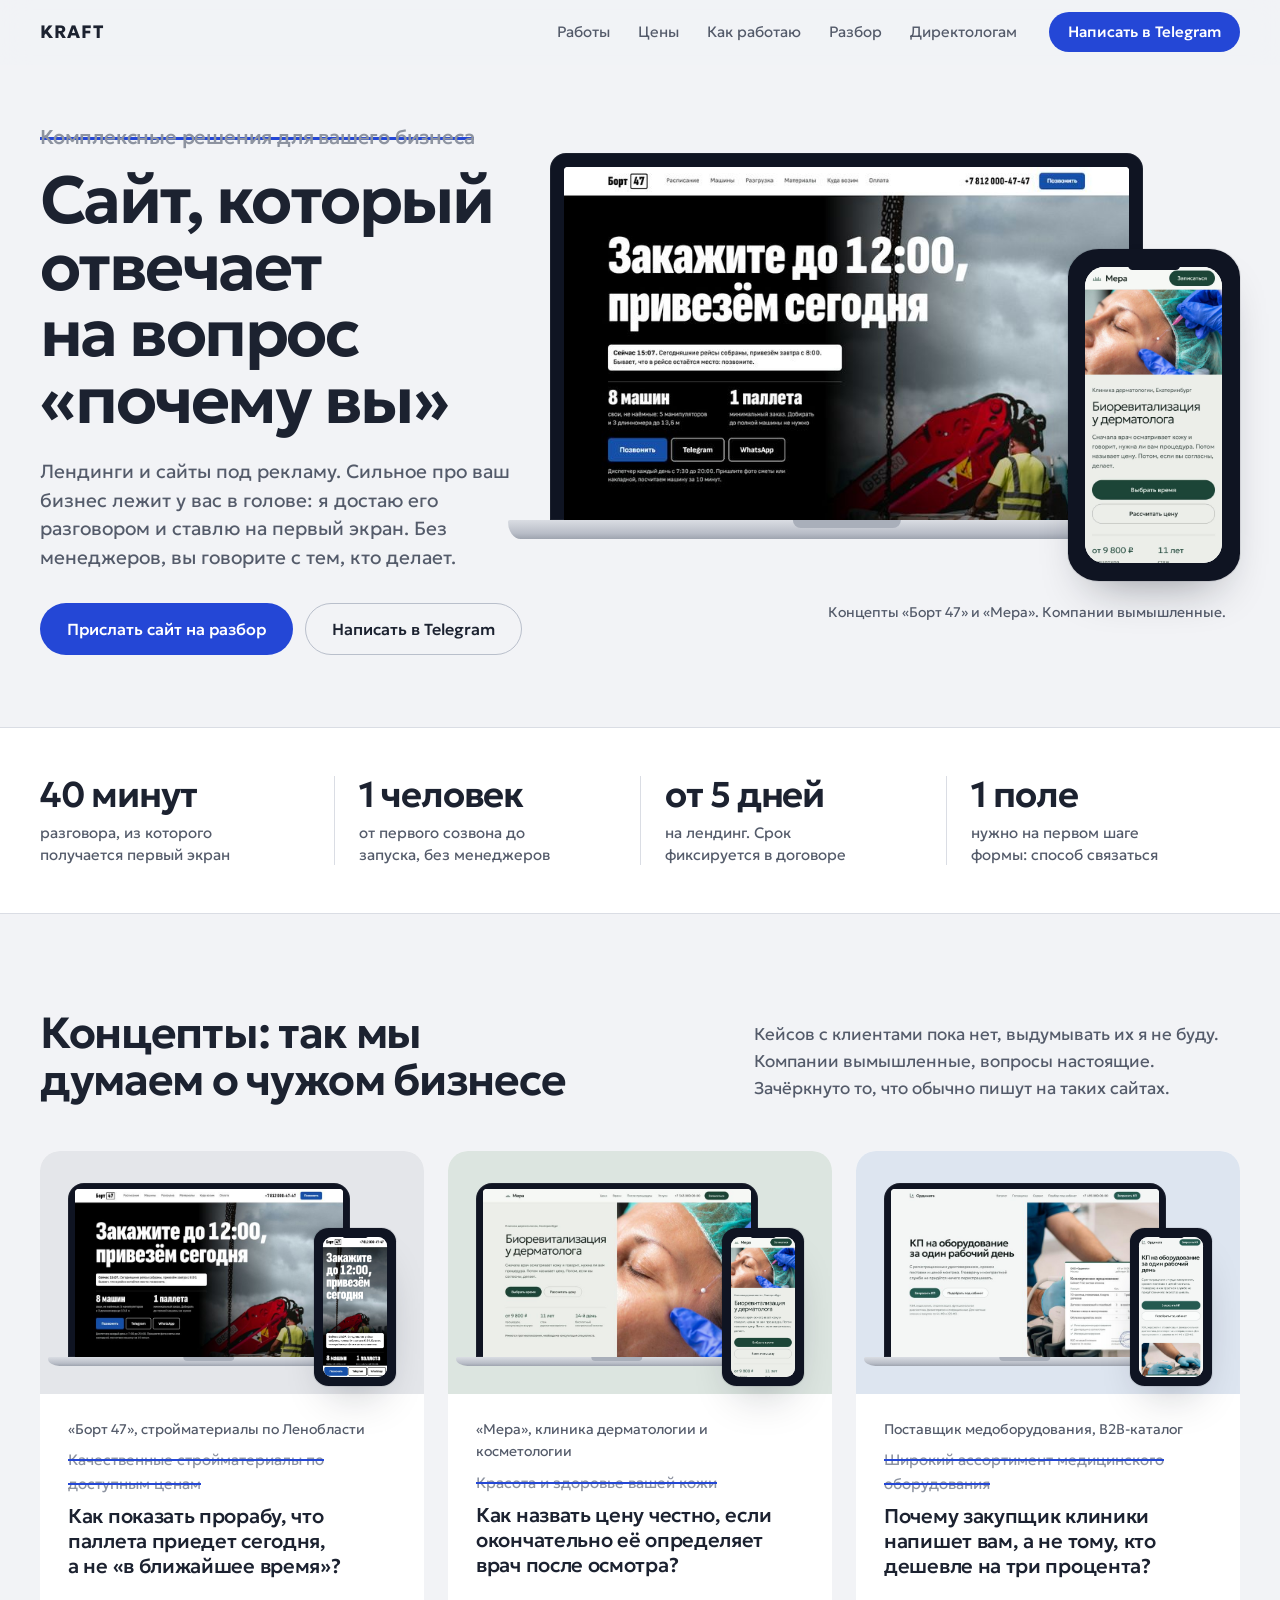
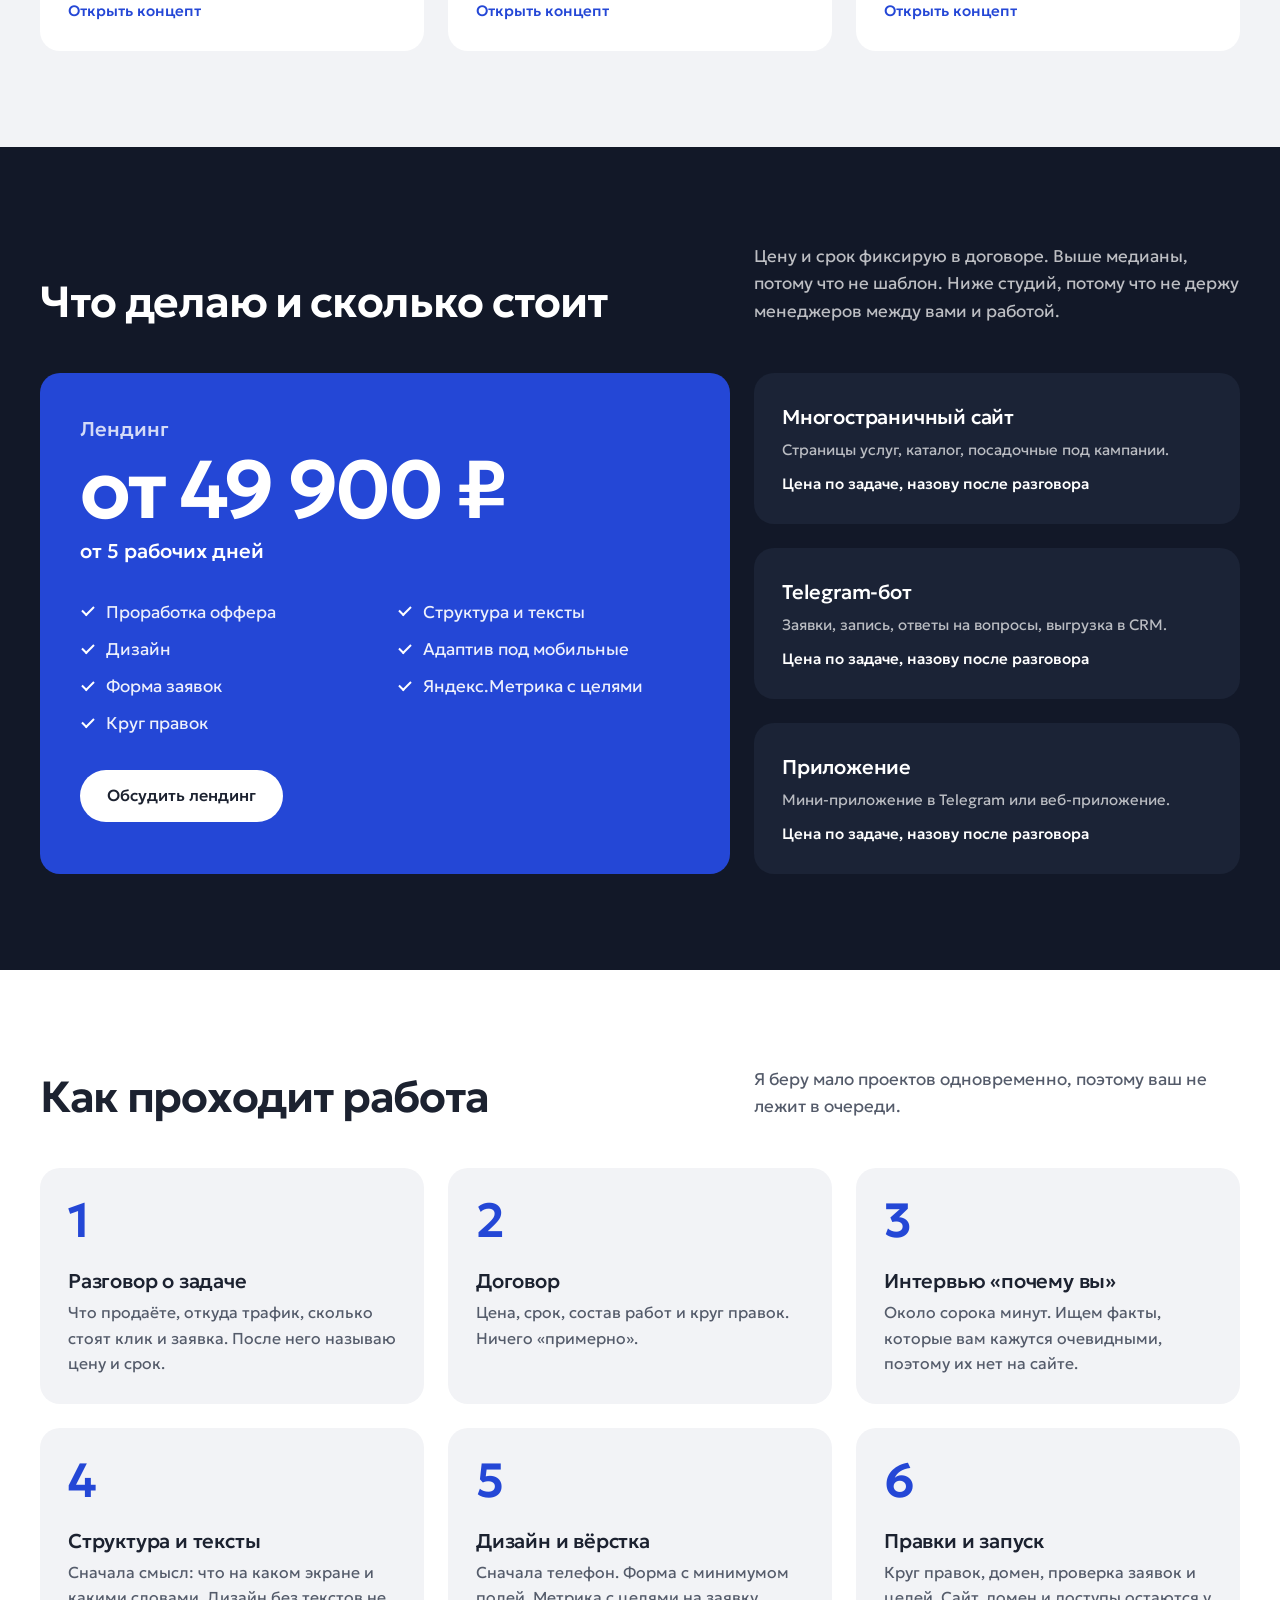
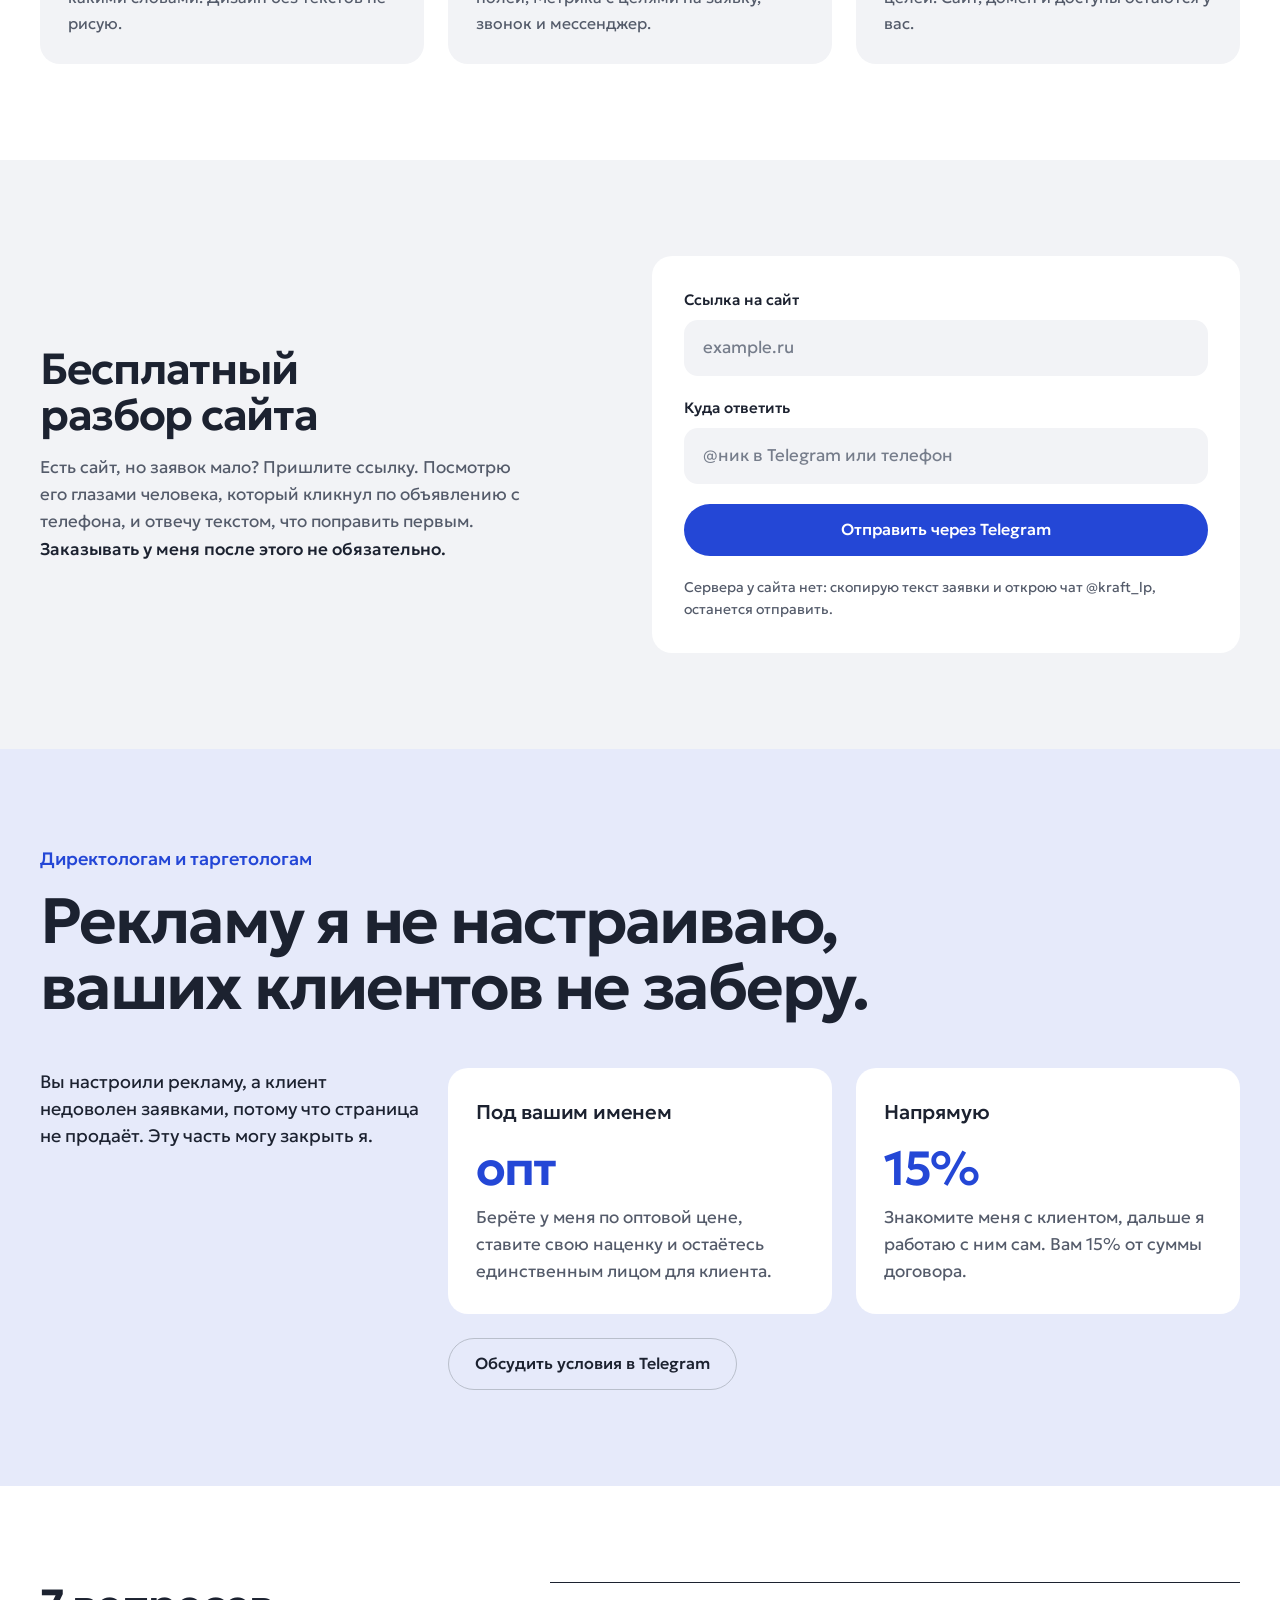
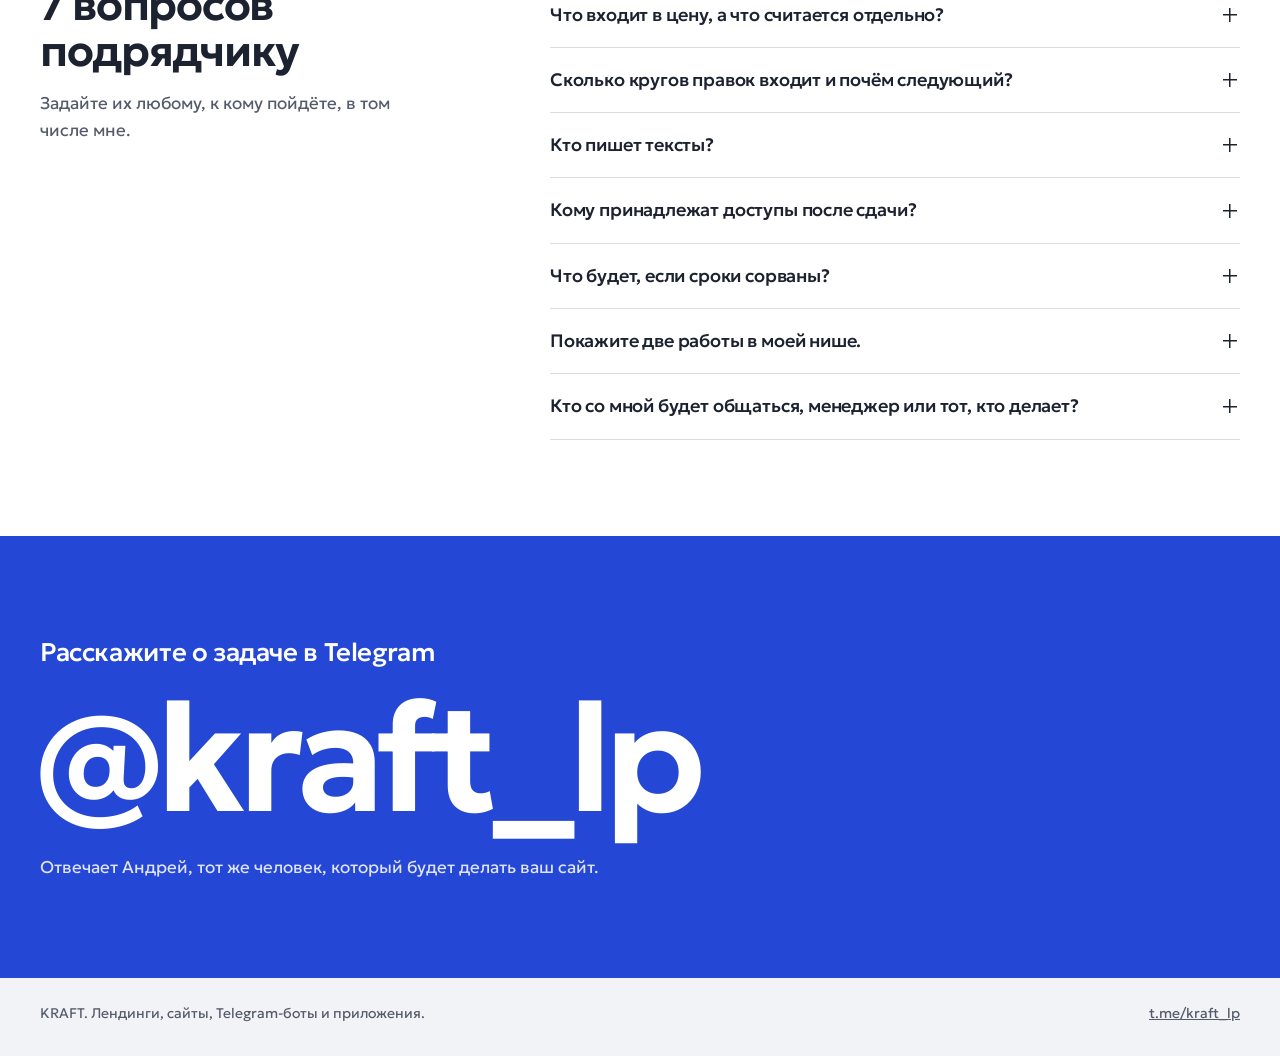
<file: kraft/index.html>
<!doctype html>
<html lang="ru">
<head>
<meta charset="utf-8">
<meta name="viewport" content="width=device-width, initial-scale=1">
<title>KRAFT: лендинги и сайты под рекламу</title>
<meta name="description" content="Лендинги от 49 900 ₽ и от 5 рабочих дней, сайты, Telegram-боты. Делаю страницы, которые с первого экрана отвечают на вопрос «почему вы». Без менеджеров, цена и срок в договоре. Бесплатный разбор вашего сайта.">
<meta property="og:type" content="website">
<meta property="og:title" content="KRAFT: сайт, который отвечает на вопрос «почему вы»">
<meta property="og:description" content="Лендинги от 49 900 ₽, сайты, Telegram-боты. Общаетесь с тем, кто делает. Бесплатный разбор сайта в Telegram.">
<meta property="og:locale" content="ru_RU">
<meta property="og:image" content="https://stint19.github.io/kraft/kraft/img/og.png">
<meta property="og:image:width" content="1200">
<meta property="og:image:height" content="630">
<meta name="twitter:card" content="summary_large_image">
<meta name="theme-color" content="#F2F3F6">
<link rel="icon" href="data:image/svg+xml,%3Csvg xmlns='http://www.w3.org/2000/svg' viewBox='0 0 32 32'%3E%3Crect width='32' height='32' rx='7' fill='%231C2230'/%3E%3Cpath d='M10 7h3.6v7.4L20 7h4.4l-6.9 7.5L24.8 25h-4.5l-5.4-7.7-1.3 1.4V25H10z' fill='%23fff'/%3E%3Cpath d='M6 16.5h20' stroke='%233D63F0' stroke-width='2.4'/%3E%3C/svg%3E">
<link rel="preconnect" href="https://fonts.googleapis.com">
<link rel="preconnect" href="https://fonts.gstatic.com" crossorigin>
<link href="https://fonts.googleapis.com/css2?family=Geologica:wght@300..700&display=swap" rel="stylesheet">
<link rel="stylesheet" href="styles.css">
</head>
<body>
<a class="skip" href="#main">К содержанию</a>

<header class="top">
  <div class="container top__in">
    <a class="logo" href="./" aria-label="KRAFT, на главную">KRAFT</a>
    <nav class="nav" aria-label="Разделы">
      <a href="#concepts">Работы</a>
      <a href="#price">Цены</a>
      <a href="#process">Как работаю</a>
      <a href="#audit">Разбор</a>
      <a href="#partners">Директологам</a>
    </nav>
    <a class="btn btn--small" href="https://t.me/kraft_lp" target="_blank" rel="noopener">Написать в Telegram</a>
  </div>
</header>

<main id="main">

  <!-- Hero -->
  <section class="hero" aria-labelledby="hero-title">
    <div class="container grid">
      <div class="hero__text">
        <p class="hero__was"><span>Комплексные решения для вашего бизнеса</span><span class="sr"> (так писать не будем)</span></p>
        <h1 id="hero-title" class="hero__title">Сайт, который отвечает на&nbsp;вопрос «почему вы»</h1>
        <p class="hero__lede">Лендинги и сайты под рекламу. Сильное про ваш бизнес лежит у вас в голове: я достаю его разговором и ставлю на первый экран. Без менеджеров, вы говорите с тем, кто делает.</p>
        <div class="actions">
          <a class="btn" href="#audit">Прислать сайт на разбор</a>
          <a class="btn btn--ghost hero__tg" href="https://t.me/kraft_lp" target="_blank" rel="noopener">Написать в Telegram</a>
        </div>
      </div>

      <figure class="hero__devices">
        <div class="devices devices--hero">
          <div class="laptop">
            <div class="laptop__screen">
              <img src="img/stroy-desktop.jpg" srcset="img/stroy-desktop-720.jpg 720w, img/stroy-desktop.jpg 1440w" sizes="(max-width: 900px) 92vw, 640px" width="1440" height="900" alt="Первый экран концепта «Борт 47»: «Закажите до 12:00, привезём сегодня»">
            </div>
            <div class="laptop__base" aria-hidden="true"></div>
          </div>
          <div class="phone">
            <div class="phone__screen">
              <img src="img/clinic-mobile.jpg" width="390" height="844" alt="Мобильная версия концепта клиники «Мера»">
            </div>
          </div>
        </div>
        <figcaption>Концепты «Борт 47» и «Мера». Компании вымышленные.</figcaption>
      </figure>
    </div>
  </section>

  <!-- Facts -->
  <section class="facts" aria-label="Коротко о работе">
    <div class="container grid">
      <div class="fact"><p class="fact__num">40 минут</p><p>разговора, из которого получается первый экран</p></div>
      <div class="fact"><p class="fact__num">1 человек</p><p>от первого созвона до запуска, без менеджеров</p></div>
      <div class="fact"><p class="fact__num">от 5 дней</p><p>на лендинг. Срок фиксируется в договоре</p></div>
      <div class="fact"><p class="fact__num">1 поле</p><p>нужно на первом шаге формы: способ связаться</p></div>
    </div>
  </section>

  <!-- Concepts -->
  <section id="concepts" class="section section--paper" aria-labelledby="concepts-title">
    <div class="container grid">
      <header class="section__head">
        <h2 id="concepts-title" class="h2">Концепты: так мы думаем о&nbsp;чужом бизнесе</h2>
        <p class="section__intro">Кейсов с клиентами пока нет, выдумывать их я не буду. Компании вымышленные, вопросы настоящие. Зачёркнуто то, что обычно пишут на таких сайтах.</p>
      </header>

      <div class="concepts">
      <a class="concept" href="../stroy/">
        <div class="concept__visual concept__visual--stroy">
          <div class="devices">
            <div class="laptop">
              <div class="laptop__screen"><img src="img/stroy-desktop-720.jpg" width="720" height="450" loading="lazy" alt=""></div>
              <div class="laptop__base" aria-hidden="true"></div>
            </div>
            <div class="phone"><div class="phone__screen"><img src="img/stroy-mobile.jpg" width="390" height="844" loading="lazy" alt=""></div></div>
          </div>
        </div>
        <div class="concept__body">
          <p class="concept__niche">«Борт 47», стройматериалы по Ленобласти</p>
          <p class="concept__was"><s>Качественные стройматериалы по доступным ценам</s></p>
          <p class="concept__q">Как показать прорабу, что паллета приедет сегодня, а не «в ближайшее время»?</p>
          <span class="concept__open">Открыть концепт</span>
        </div>
      </a>

      <a class="concept" href="../clinic/">
        <div class="concept__visual concept__visual--clinic">
          <div class="devices">
            <div class="laptop">
              <div class="laptop__screen"><img src="img/clinic-desktop-720.jpg" width="720" height="450" loading="lazy" alt=""></div>
              <div class="laptop__base" aria-hidden="true"></div>
            </div>
            <div class="phone"><div class="phone__screen"><img src="img/clinic-mobile.jpg" width="390" height="844" loading="lazy" alt=""></div></div>
          </div>
        </div>
        <div class="concept__body">
          <p class="concept__niche">«Мера», клиника дерматологии и косметологии</p>
          <p class="concept__was"><s>Красота и здоровье вашей кожи</s></p>
          <p class="concept__q">Как назвать цену честно, если окончательно её определяет врач после осмотра?</p>
          <span class="concept__open">Открыть концепт</span>
        </div>
      </a>

      <a class="concept" href="../medtech/">
        <div class="concept__visual concept__visual--medtech">
          <div class="devices">
            <div class="laptop">
              <div class="laptop__screen"><img src="img/medtech-desktop-720.jpg" width="720" height="450" loading="lazy" alt=""></div>
              <div class="laptop__base" aria-hidden="true"></div>
            </div>
            <div class="phone"><div class="phone__screen"><img src="img/medtech-mobile.jpg" width="390" height="844" loading="lazy" alt=""></div></div>
          </div>
        </div>
        <div class="concept__body">
          <p class="concept__niche">Поставщик медоборудования, B2B-каталог</p>
          <p class="concept__was"><s>Широкий ассортимент медицинского оборудования</s></p>
          <p class="concept__q">Почему закупщик клиники напишет вам, а не тому, кто дешевле на три процента?</p>
          <span class="concept__open">Открыть концепт</span>
        </div>
      </a>
      </div>
    </div>
  </section>

  <!-- Price -->
  <section id="price" class="section section--dark" aria-labelledby="price-title">
    <div class="container grid">
      <header class="section__head">
        <h2 id="price-title" class="h2">Что делаю и сколько стоит</h2>
        <p class="section__intro">Цену и срок фиксирую в договоре. Выше медианы, потому что не шаблон. Ниже студий, потому что не держу менеджеров между вами и работой.</p>
      </header>

      <article class="offer">
        <div class="offer__top">
          <h3 class="offer__name">Лендинг</h3>
          <p class="offer__price">от 49&nbsp;900&nbsp;₽</p>
          <p class="offer__term">от 5 рабочих дней</p>
        </div>
        <ul class="offer__list">
          <li>Проработка оффера</li>
          <li>Структура и тексты</li>
          <li>Дизайн</li>
          <li>Адаптив под мобильные</li>
          <li>Форма заявок</li>
          <li>Яндекс.Метрика с целями</li>
          <li>Круг правок</li>
        </ul>
        <a class="btn btn--light" href="https://t.me/kraft_lp" target="_blank" rel="noopener">Обсудить лендинг</a>
      </article>

      <div class="others">
        <article class="other">
          <h3>Многостраничный сайт</h3>
          <p>Страницы услуг, каталог, посадочные под кампании.</p>
          <p class="other__price">Цена по задаче, назову после разговора</p>
        </article>
        <article class="other">
          <h3>Telegram-бот</h3>
          <p>Заявки, запись, ответы на вопросы, выгрузка в CRM.</p>
          <p class="other__price">Цена по задаче, назову после разговора</p>
        </article>
        <article class="other">
          <h3>Приложение</h3>
          <p>Мини-приложение в Telegram или веб-приложение.</p>
          <p class="other__price">Цена по задаче, назову после разговора</p>
        </article>
      </div>
    </div>
  </section>

  <!-- Process -->
  <section id="process" class="section" aria-labelledby="process-title">
    <div class="container grid">
      <header class="section__head">
        <h2 id="process-title" class="h2">Как проходит работа</h2>
        <p class="section__intro">Я беру мало проектов одновременно, поэтому ваш не лежит в очереди.</p>
      </header>
      <ol class="steps">
        <li class="step"><h3>Разговор о задаче</h3><p>Что продаёте, откуда трафик, сколько стоят клик и заявка. После него называю цену и срок.</p></li>
        <li class="step"><h3>Договор</h3><p>Цена, срок, состав работ и круг правок. Ничего «примерно».</p></li>
        <li class="step"><h3>Интервью «почему вы»</h3><p>Около сорока минут. Ищем факты, которые вам кажутся очевидными, поэтому их нет на сайте.</p></li>
        <li class="step"><h3>Структура и тексты</h3><p>Сначала смысл: что на каком экране и какими словами. Дизайн без текстов не рисую.</p></li>
        <li class="step"><h3>Дизайн и вёрстка</h3><p>Сначала телефон. Форма с минимумом полей, Метрика с целями на заявку, звонок и мессенджер.</p></li>
        <li class="step"><h3>Правки и запуск</h3><p>Круг правок, домен, проверка заявок и целей. Сайт, домен и доступы остаются у вас.</p></li>
      </ol>
    </div>
  </section>

  <!-- Audit -->
  <section id="audit" class="section section--paper" aria-labelledby="audit-title">
    <div class="container grid">
      <div class="audit__text">
        <h2 id="audit-title" class="h2">Бесплатный разбор сайта</h2>
        <p class="section__intro">Есть сайт, но заявок мало? Пришлите ссылку. Посмотрю его глазами человека, который кликнул по объявлению с телефона, и отвечу текстом, что поправить первым. <strong class="audit__small">Заказывать у меня после этого не обязательно.</strong></p>
      </div>

      <div class="audit__card">
        <form class="form" id="audit-form" novalidate>
          <div class="field">
            <label for="f-site">Ссылка на сайт</label>
            <input id="f-site" name="site" type="text" inputmode="url" autocomplete="url" placeholder="example.ru" required aria-describedby="f-site-err">
            <p class="field__err" id="f-site-err" aria-live="polite"></p>
          </div>
          <div class="field">
            <label for="f-contact">Куда ответить</label>
            <input id="f-contact" name="contact" type="text" autocomplete="tel" placeholder="@ник в Telegram или телефон" required aria-describedby="f-contact-err">
            <p class="field__err" id="f-contact-err" aria-live="polite"></p>
          </div>
          <button class="btn" type="submit">Отправить через Telegram</button>
          <p class="form__note">Сервера у сайта нет: скопирую текст заявки и открою чат @kraft_lp, останется отправить.</p>
        </form>

        <div class="done" id="audit-done" tabindex="-1" hidden>
          <p class="done__title">Текст заявки скопирован</p>
          <p>В новой вкладке открылся чат <a href="https://t.me/kraft_lp" target="_blank" rel="noopener">@kraft_lp</a>. Вставьте текст и отправьте, и разбор начнётся. Если вкладка не открылась, нажмите на ссылку.</p>
          <pre class="done__text" id="audit-text"></pre>
          <button class="link" type="button" id="audit-again">Отправить другой сайт</button>
        </div>
      </div>
    </div>
  </section>

  <!-- Partners -->
  <section id="partners" class="section section--tint" aria-labelledby="partners-title">
    <div class="container grid">
      <header class="section__head section__head--wide">
        <p class="partners__for" id="partners-title">Директологам и таргетологам</p>
        <h2 class="h2 h2--xl">Рекламу я не настраиваю, ваших клиентов не заберу.</h2>
      </header>
      <p class="partners__intro">Вы настроили рекламу, а клиент недоволен заявками, потому что страница не продаёт. Эту часть могу закрыть я.</p>
      <article class="deal">
        <h3>Под вашим именем</h3>
        <p class="deal__big">опт</p>
        <p>Берёте у меня по оптовой цене, ставите свою наценку и остаётесь единственным лицом для клиента.</p>
      </article>
      <article class="deal">
        <h3>Напрямую</h3>
        <p class="deal__big">15%</p>
        <p>Знакомите меня с клиентом, дальше я работаю с ним сам. Вам 15% от суммы договора.</p>
      </article>
      <div class="partners__cta"><a class="btn btn--ghost" href="https://t.me/kraft_lp" target="_blank" rel="noopener">Обсудить условия в Telegram</a></div>
    </div>
  </section>

  <!-- FAQ -->
  <section id="faq" class="section" aria-labelledby="faq-title">
    <div class="container grid">
      <header class="faq__head">
        <h2 id="faq-title" class="h2">7 вопросов подрядчику</h2>
        <p class="section__intro">Задайте их любому, к кому пойдёте, в том числе мне.</p>
      </header>
      <div class="faq">
        <details><summary>Что входит в цену, а что считается отдельно?</summary><p>Пишу списком в договоре. Всё, чего там нет, до начала работы обсуждаем отдельно, а не приходит сюрпризом в финальном счёте.</p></details>
        <details><summary>Сколько кругов правок входит и почём следующий?</summary><p>Один круг входит в цену. Стоимость следующих указана в договоре заранее.</p></details>
        <details><summary>Кто пишет тексты?</summary><p>Я, после разговора с вами. Вам не придётся на третий день выяснять, что тексты с вас.</p></details>
        <details><summary>Кому принадлежат доступы после сдачи?</summary><p>Вам. Домен, хостинг и Метрика оформляются на вас, исходники я отдаю.</p></details>
        <details><summary>Что будет, если сроки сорваны?</summary><p>Срок записан в договоре вместе с ответственностью за просрочку. «Мы не срываем» ответом не считается.</p></details>
        <details><summary>Покажите две работы в моей нише.</summary><p>Студия молодая, и выдумывать кейсы я не буду. Покажу концепты выше на этой странице, а для вашего бизнеса могу набросать первый экран ещё до договора.</p></details>
        <details><summary>Кто со мной будет общаться, менеджер или тот, кто делает?</summary><p>Тот, кто делает. Менеджеров у меня нет.</p></details>
      </div>
    </div>
  </section>

  <!-- Contact -->
  <section id="contact" class="contact" aria-labelledby="contact-title">
    <div class="container grid">
      <div class="contact__in">
        <h2 id="contact-title" class="contact__title">Расскажите о задаче в Telegram</h2>
        <a class="contact__tg" href="https://t.me/kraft_lp" target="_blank" rel="noopener">@kraft_lp</a>
        <p>Отвечает Андрей, тот же человек, который будет делать ваш сайт.</p>
      </div>
    </div>
  </section>

</main>

<footer class="foot">
  <div class="container foot__in">
    <p>KRAFT. Лендинги, сайты, Telegram-боты и приложения.</p>
    <p><a href="https://t.me/kraft_lp" target="_blank" rel="noopener">t.me/kraft_lp</a></p>
  </div>
</footer>

<script src="main.js" defer></script>
</body>
</html>
</file>
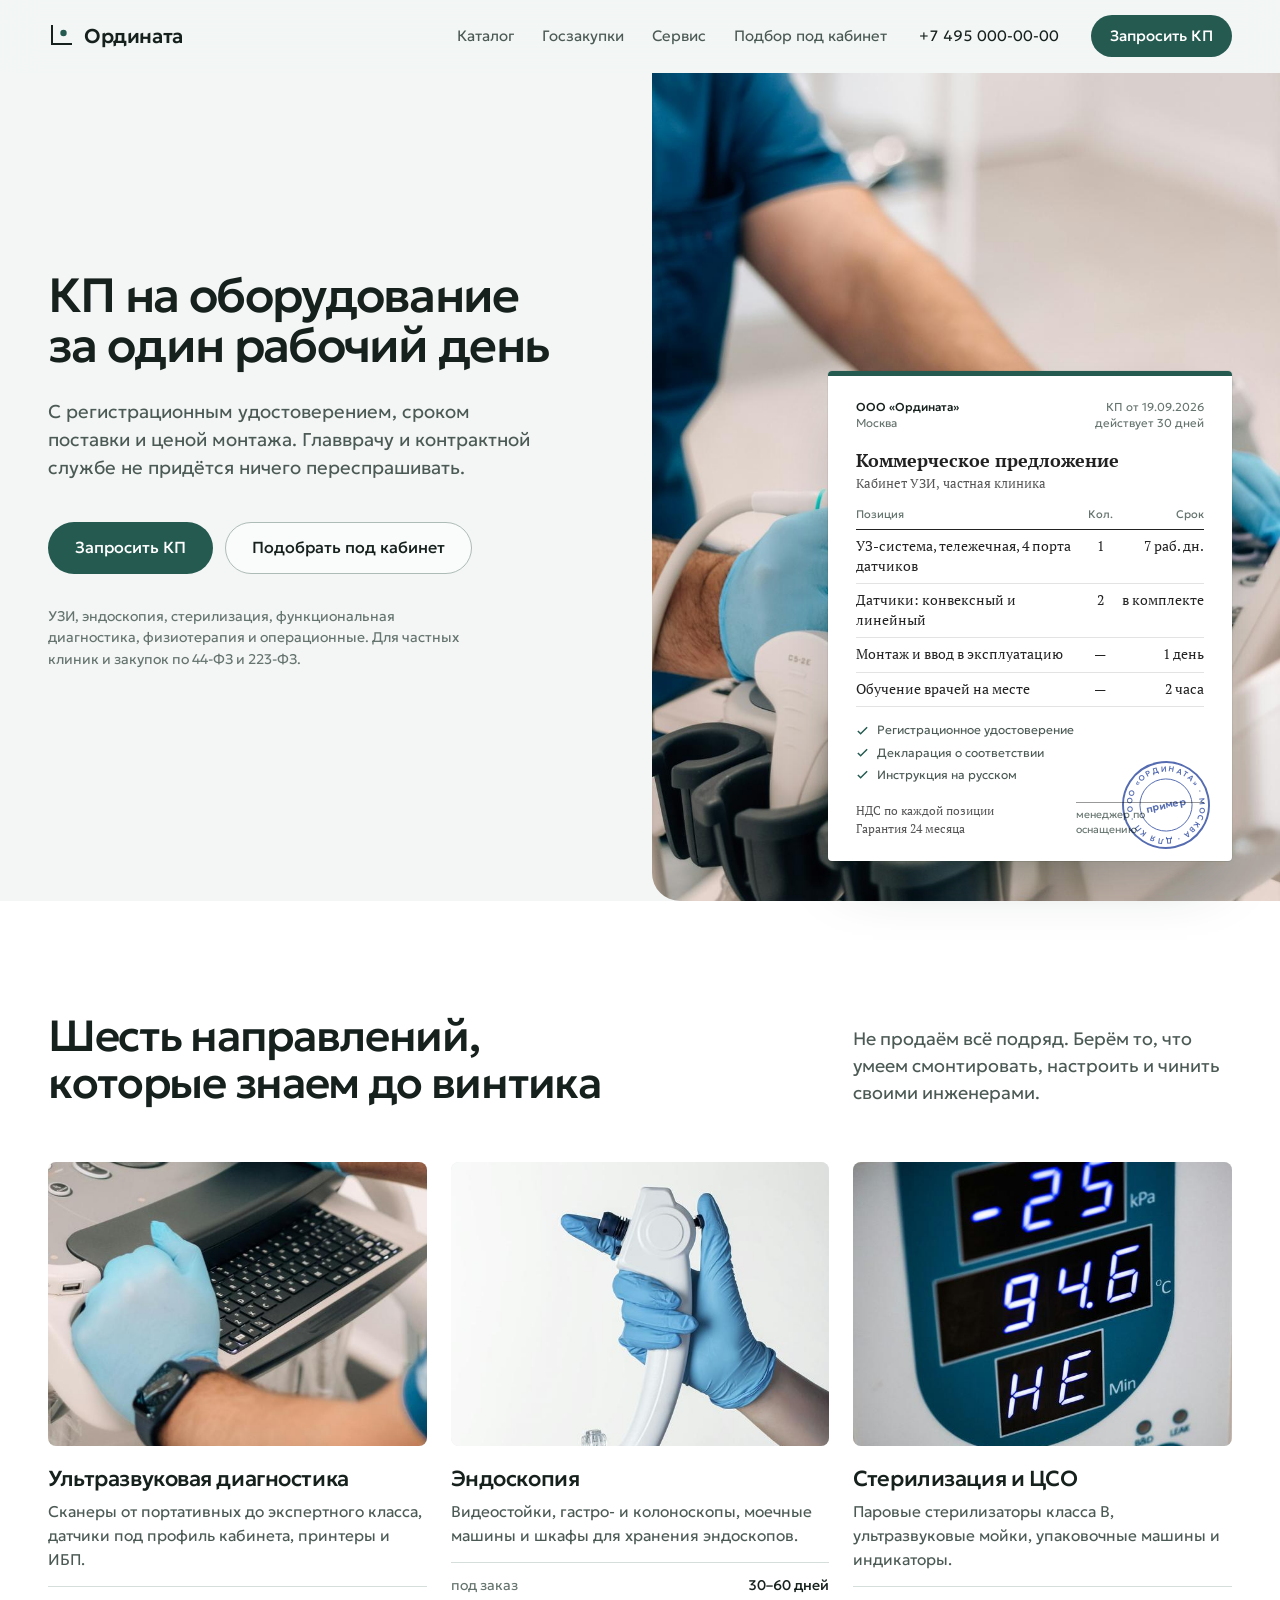
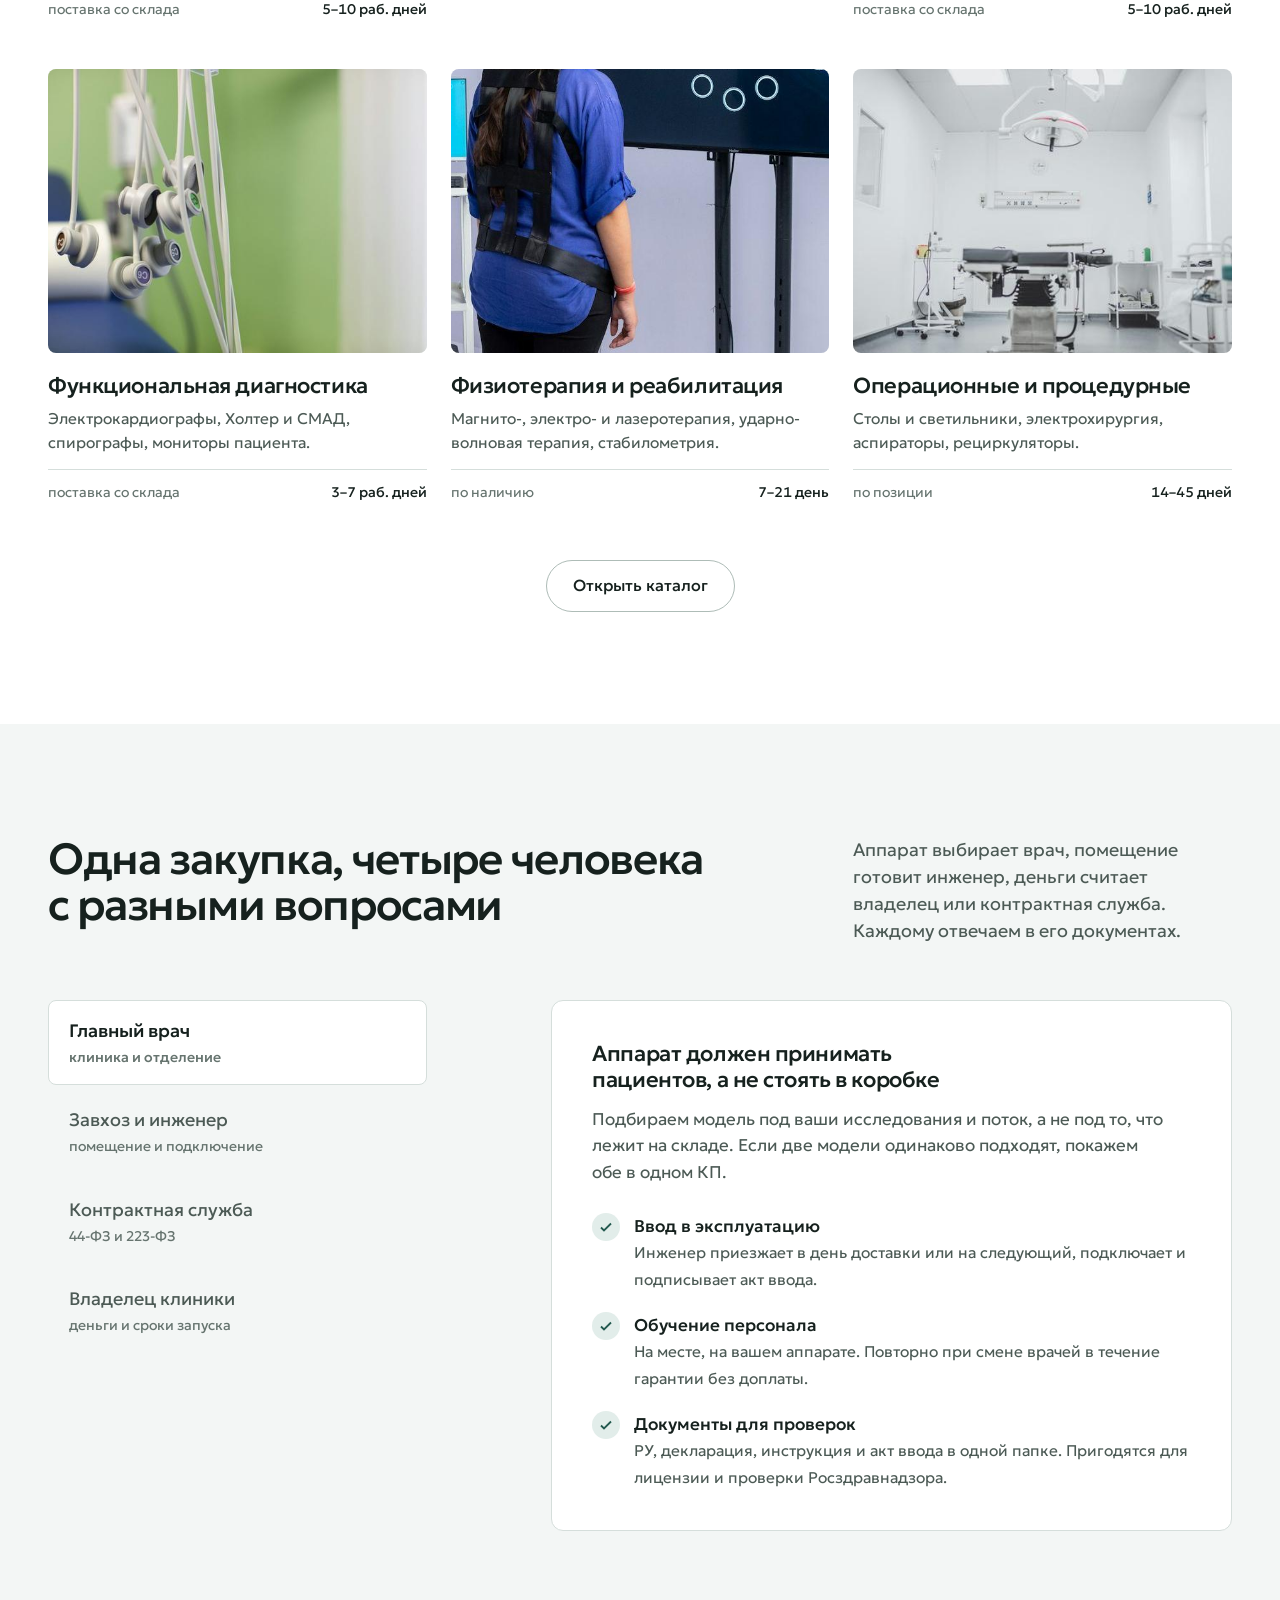
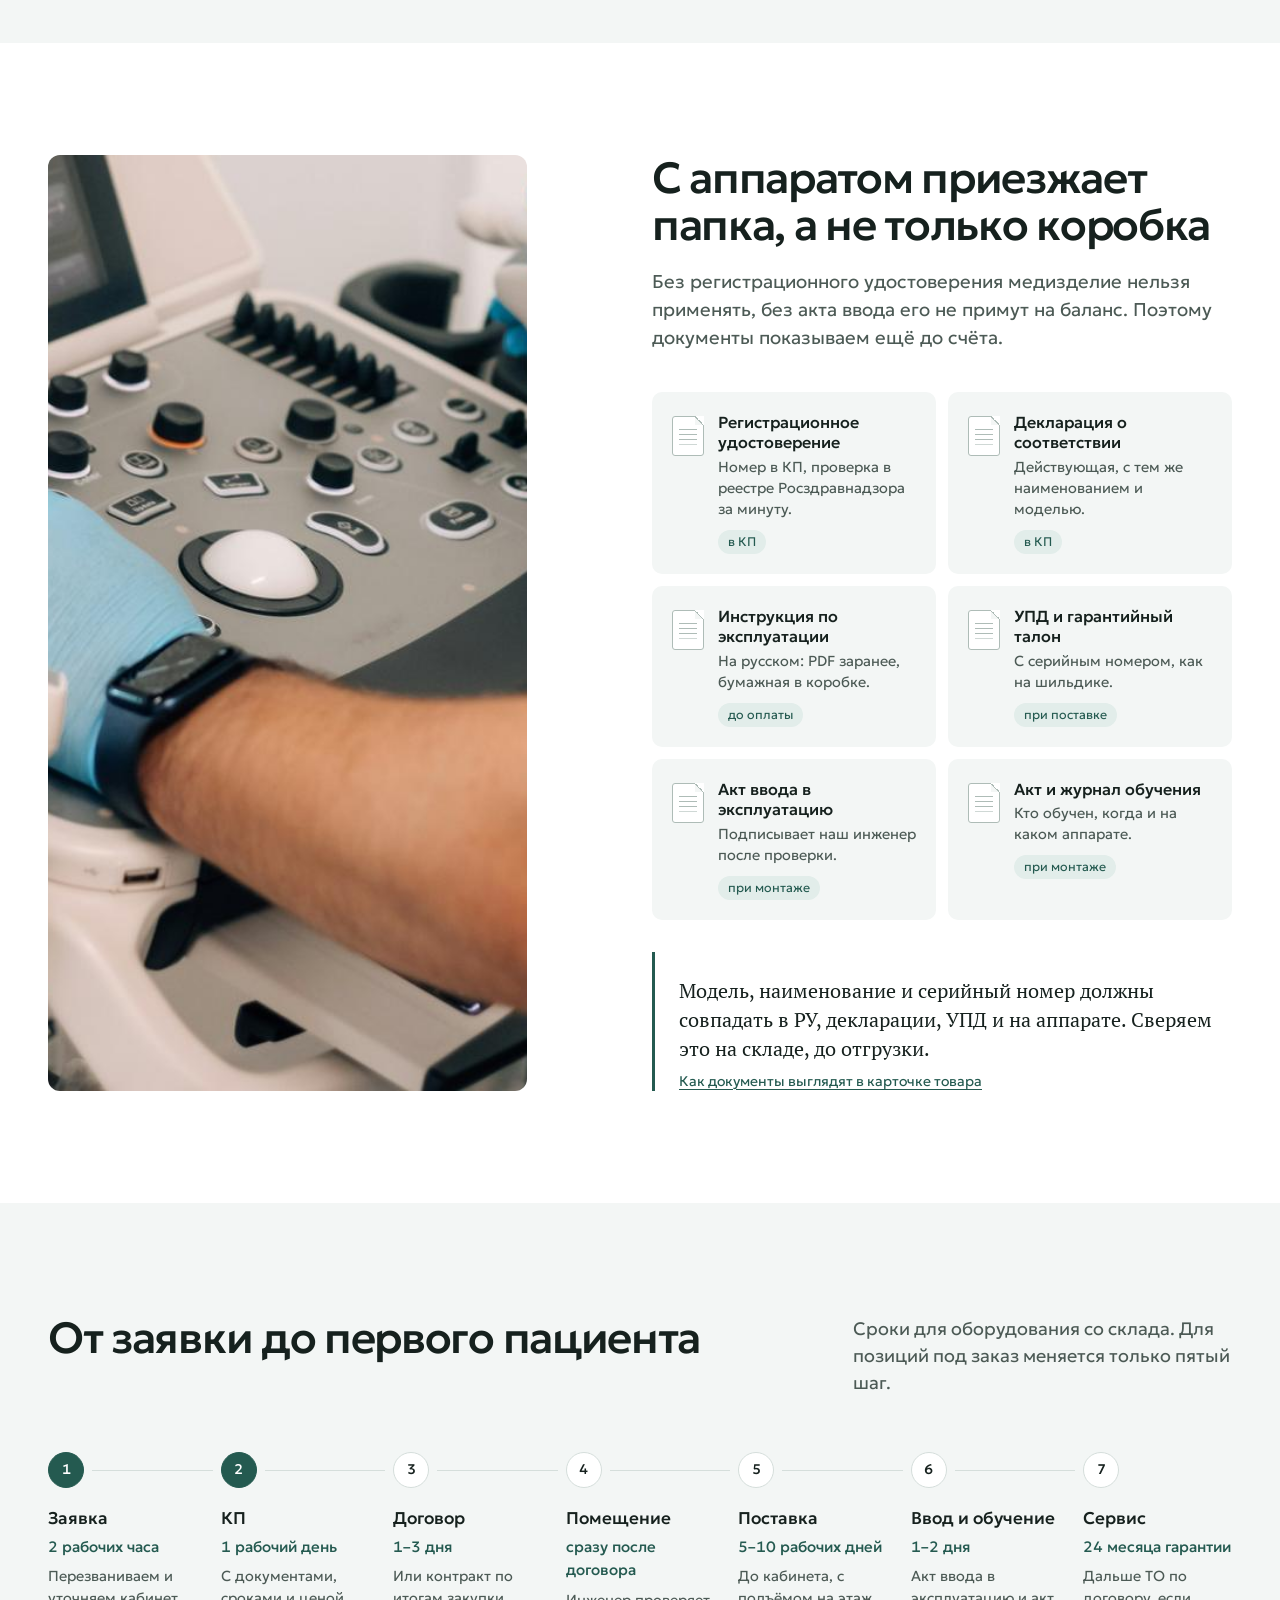
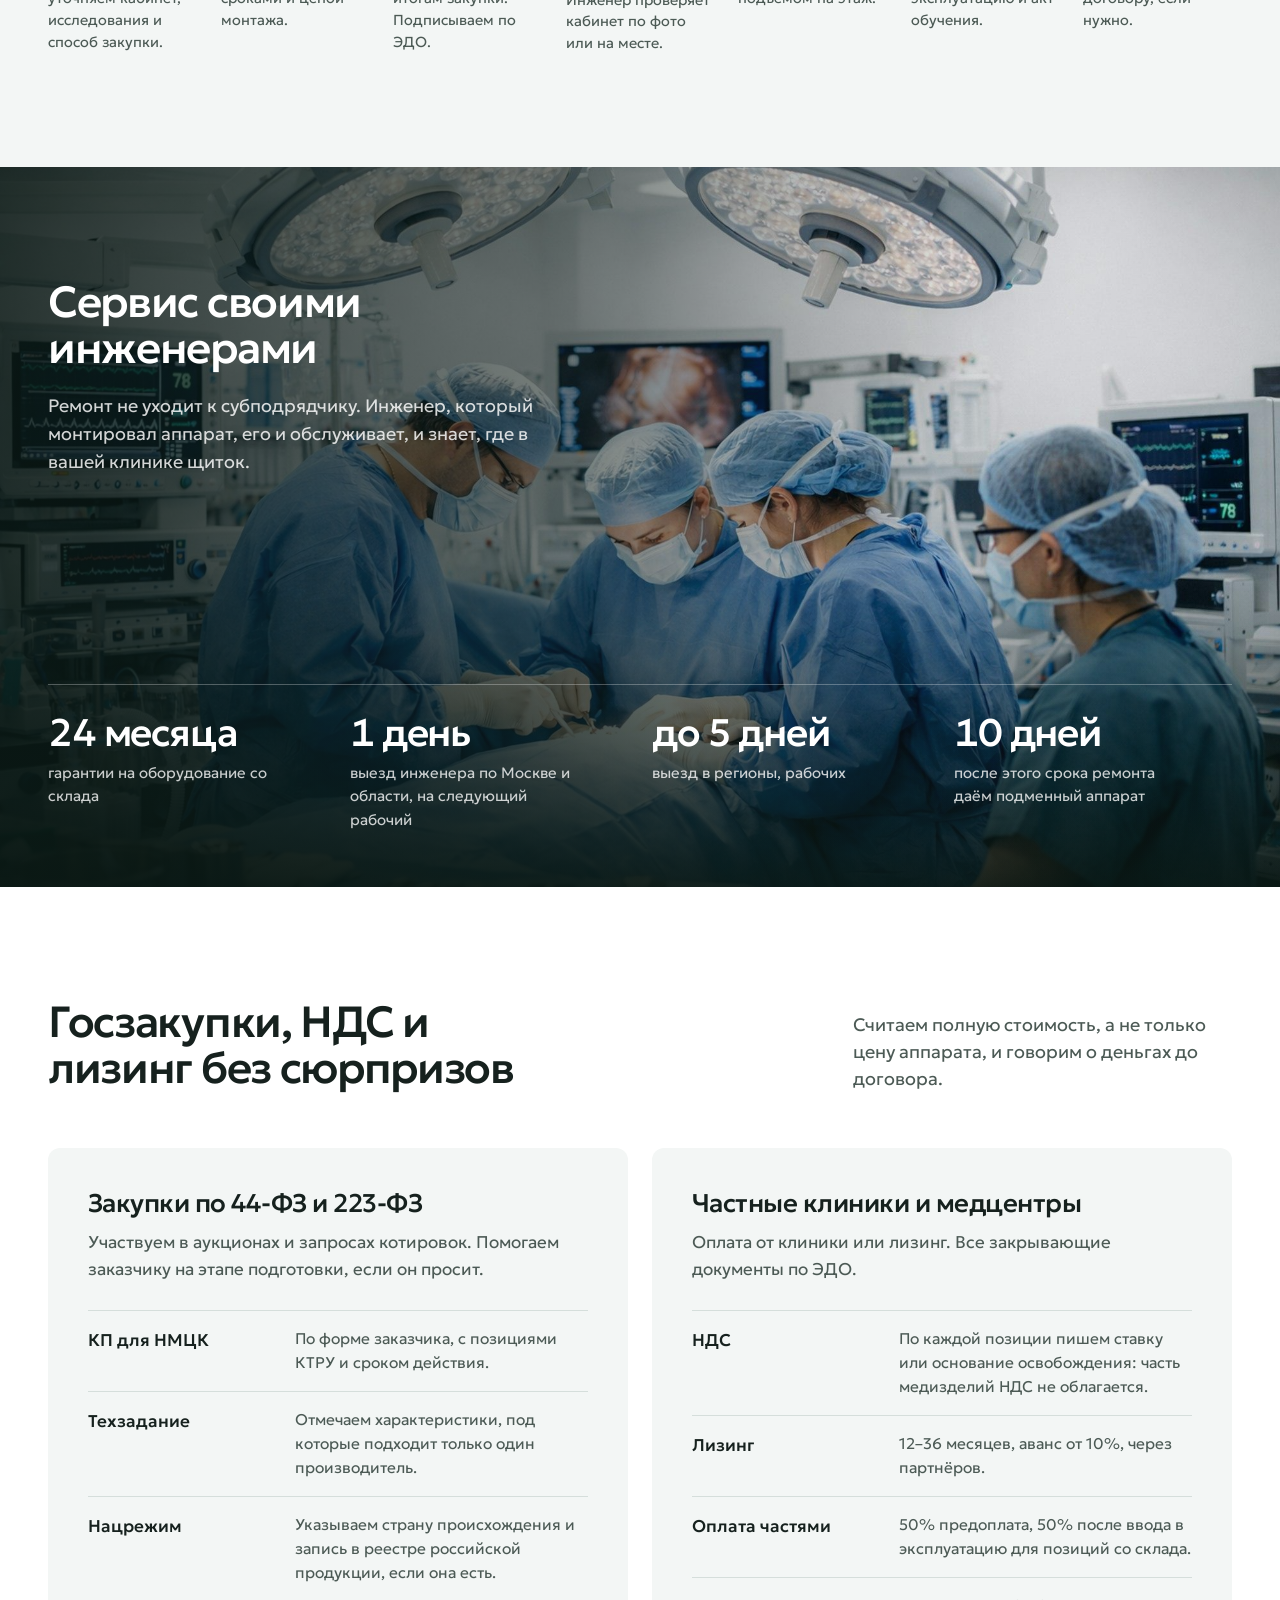
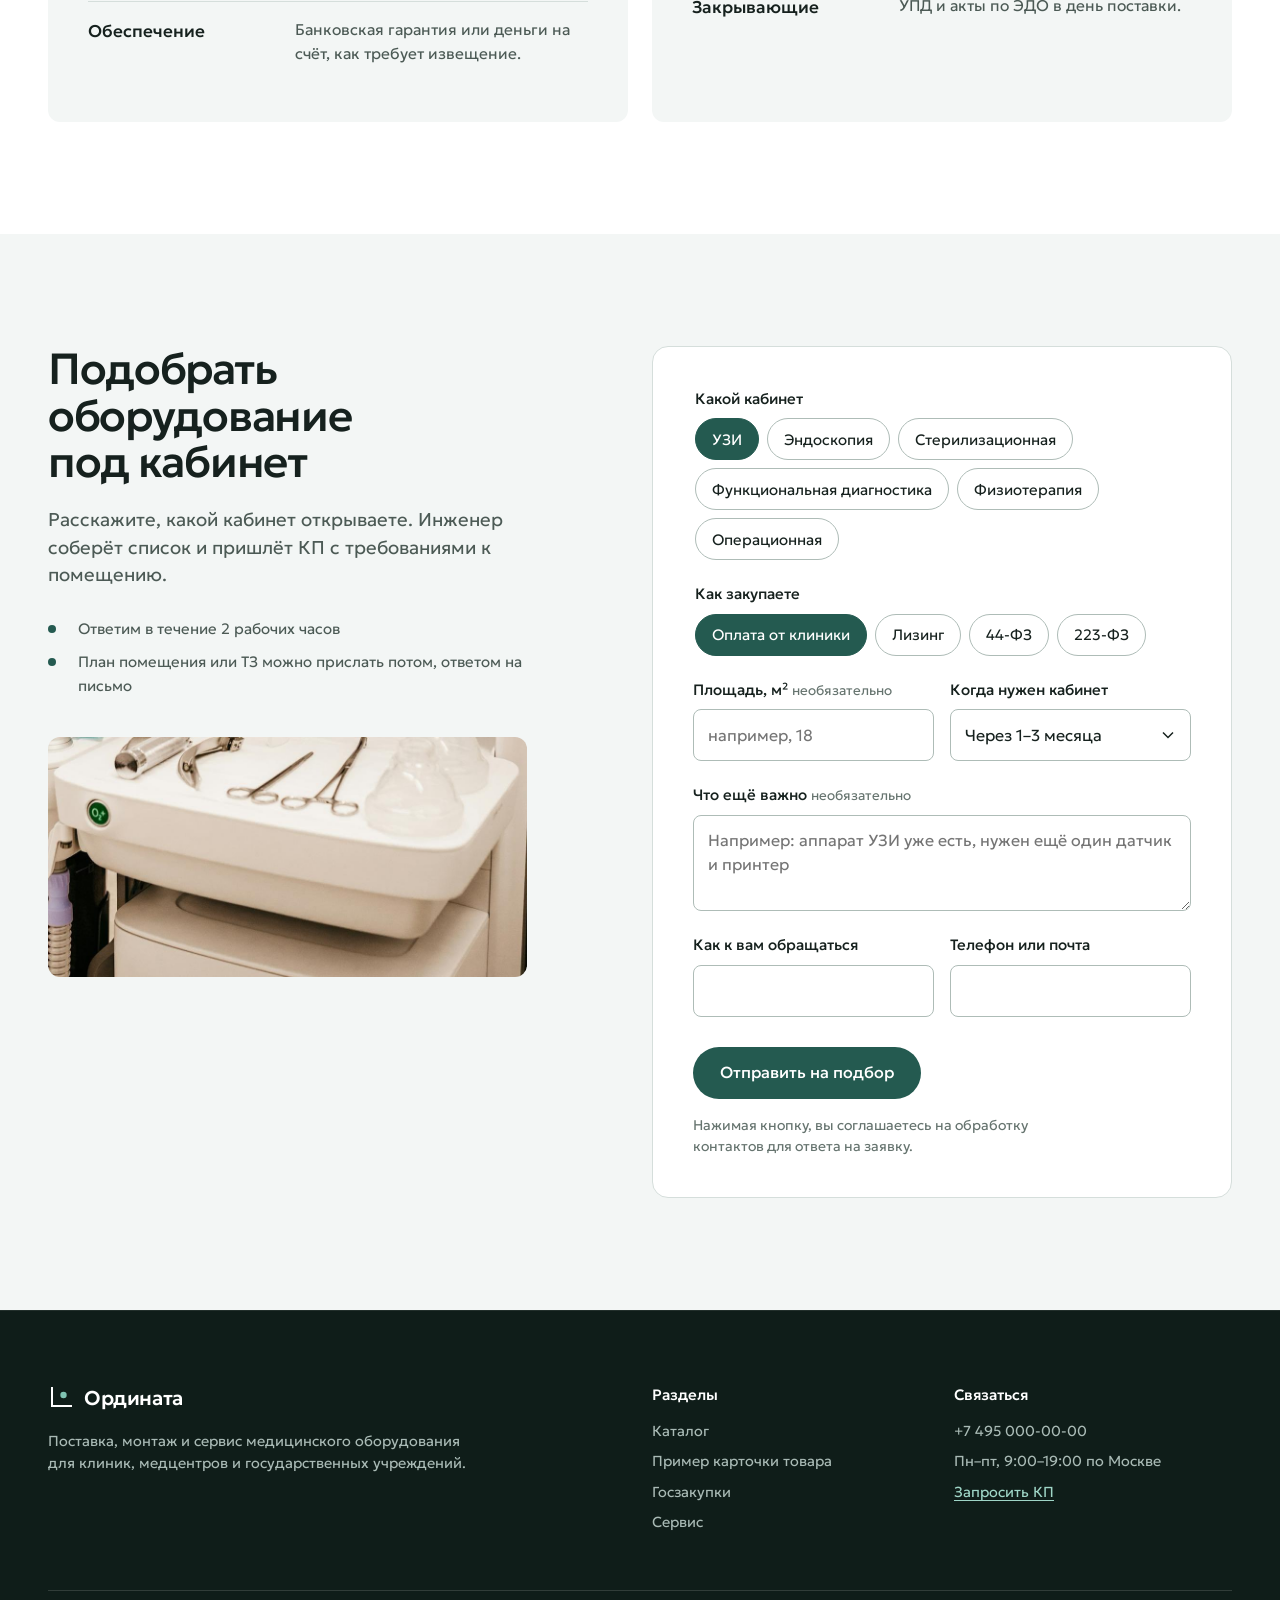
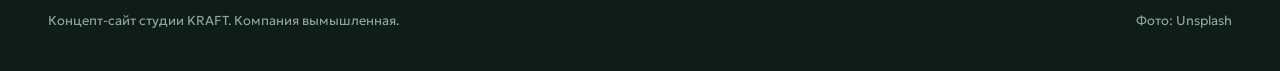
<file: medtech/index.html>
<!doctype html>
<html lang="ru">
<head>
<meta charset="utf-8">
<meta name="viewport" content="width=device-width, initial-scale=1">
<title>Ордината | медицинское оборудование для клиник и госзакупок</title>
<meta name="description" content="Поставляем оборудование для УЗИ, эндоскопии, стерилизации, функциональной диагностики и физиотерапии. КП за один рабочий день: с регистрационным удостоверением, сроком поставки, монтажом и обучением персонала.">
<meta property="og:type" content="website">
<meta property="og:title" content="Ордината | КП на медицинское оборудование за один рабочий день">
<meta property="og:description" content="УЗИ, эндоскопия, стерилизация, функциональная диагностика, физиотерапия. Документы, сроки и ввод в эксплуатацию прямо в КП.">
<meta property="og:locale" content="ru_RU">
<meta name="theme-color" content="#f3f6f5">
<link rel="icon" href="data:image/svg+xml,%3Csvg xmlns='http://www.w3.org/2000/svg' viewBox='0 0 32 32'%3E%3Crect width='32' height='32' rx='7' fill='%23245a50'/%3E%3Cpath d='M9 6v17h17' stroke='%23fff' stroke-width='2.4' fill='none'/%3E%3Ccircle cx='19.5' cy='13' r='3.4' fill='%23fff'/%3E%3C/svg%3E">
<link rel="preconnect" href="https://fonts.googleapis.com">
<link rel="preconnect" href="https://fonts.gstatic.com" crossorigin>
<link href="https://fonts.googleapis.com/css2?family=Geologica:CRSV,SHRP,wght@0..1,0..100,300..700&family=PT+Serif:wght@400;700&display=swap" rel="stylesheet">
<link rel="preload" as="image" href="img/hero-uzi-1000.jpg" imagesrcset="img/hero-uzi-1000.jpg 1000w, img/hero-uzi-2000.jpg 2000w" imagesizes="(max-width: 1020px) 100vw, 50vw">
<link rel="stylesheet" href="styles.css">
<script>document.documentElement.classList.add('js')</script>

  <meta property="og:image" content="https://stint19.github.io/kraft/medtech/img/og.jpg">
  <meta property="og:image:width" content="1200">
  <meta property="og:image:height" content="630">
  <meta name="twitter:card" content="summary_large_image">
</head>
<body>
<a class="skip" href="#main">Перейти к содержанию</a>

<header class="site-header">
  <div class="wrap header-row">
    <a class="logo" href="index.html" aria-label="Ордината, на главную">
      <svg viewBox="0 0 26 26" aria-hidden="true"><path d="M4 2v19h20" stroke="currentColor" stroke-width="2" fill="none"/><circle cx="15.5" cy="10" r="3.2" fill="#245a50"/></svg>
      Ордината
    </a>
    <nav class="nav" aria-label="Основное меню">
      <a href="catalog.html">Каталог</a>
      <a href="#zakupki">Госзакупки</a>
      <a href="#service">Сервис</a>
      <a href="#podbor">Подбор под кабинет</a>
    </nav>
    <a class="header-phone" href="tel:+74950000000">+7 495 000-00-00</a>
    <button class="btn btn-primary btn-small" type="button" data-kp>Запросить КП</button>
  </div>
</header>

<main id="main">

  <!-- Hero -->
  <section class="hero" aria-labelledby="hero-title">
    <div class="wrap grid hero-grid">
      <div class="hero-copy">
        <h1 class="h1" id="hero-title">КП на оборудование<br class="br-d"> за один рабочий день</h1>
        <p class="lead">С регистрационным удостоверением, сроком поставки и ценой монтажа. Главврачу и контрактной службе не придётся ничего переспрашивать.</p>
        <div class="hero-actions">
          <button class="btn btn-primary" type="button" data-kp>Запросить КП</button>
          <a class="btn btn-ghost" href="#podbor">Подобрать под кабинет</a>
        </div>
        <p class="hero-note">УЗИ, эндоскопия, стерилизация, функциональная диагностика, физиотерапия и операционные. Для частных клиник и закупок по 44-ФЗ и 223-ФЗ.</p>
      </div>
    </div>

    <div class="hero-media">
      <div class="hero-photo">
        <img src="img/hero-uzi-1000.jpg" srcset="img/hero-uzi-1000.jpg 1000w, img/hero-uzi-2000.jpg 2000w" sizes="(max-width: 1020px) 100vw, 50vw" alt="Врач в голубых перчатках держит датчик и работает с панелью ультразвукового аппарата" width="2000" height="3000" fetchpriority="high">
      </div>

      <div class="hero-kp">
        <figure class="kp" id="kp-sheet" aria-label="Пример коммерческого предложения">
          <div class="kp-top" data-seq style="--i:0">
            <span><b>ООО «Ордината»</b><br>Москва</span>
            <span style="text-align:right">КП от 19.09.2026<br>действует 30 дней</span>
          </div>
          <p class="kp-title" data-seq style="--i:1">Коммерческое предложение</p>
          <p class="kp-sub" data-seq style="--i:1">Кабинет УЗИ, частная клиника</p>
          <table>
            <thead data-seq style="--i:2">
              <tr><th scope="col">Позиция</th><th scope="col">Кол.</th><th scope="col">Срок</th></tr>
            </thead>
            <tbody>
              <tr data-seq style="--i:3"><td>УЗ-система, тележечная, 4 порта датчиков</td><td>1</td><td>7 раб. дн.</td></tr>
              <tr data-seq style="--i:4" class="kp-hide-s"><td>Датчики: конвексный и линейный</td><td>2</td><td>в комплекте</td></tr>
              <tr data-seq style="--i:5"><td>Монтаж и ввод в эксплуатацию</td><td>—</td><td>1 день</td></tr>
              <tr data-seq style="--i:6"><td>Обучение врачей на месте</td><td>—</td><td>2 часа</td></tr>
            </tbody>
          </table>
          <div class="kp-docs kp-hide-s" data-seq style="--i:7">
            <ul>
              <li><svg viewBox="0 0 14 14" aria-hidden="true"><path d="M2 7.5l3 3 7-7" stroke="currentColor" stroke-width="1.6" fill="none"/></svg>Регистрационное удостоверение</li>
              <li><svg viewBox="0 0 14 14" aria-hidden="true"><path d="M2 7.5l3 3 7-7" stroke="currentColor" stroke-width="1.6" fill="none"/></svg>Декларация о соответствии</li>
              <li><svg viewBox="0 0 14 14" aria-hidden="true"><path d="M2 7.5l3 3 7-7" stroke="currentColor" stroke-width="1.6" fill="none"/></svg>Инструкция на русском</li>
            </ul>
          </div>
          <div class="kp-foot" data-seq style="--i:8">
            <span>НДС по каждой позиции<br>Гарантия 24 месяца</span>
            <span class="kp-sign">менеджер по оснащению</span>
          </div>
          <svg class="stamp" viewBox="0 0 120 120" aria-hidden="true">
            <defs><path id="ring" d="M60 60 m-44 0 a44 44 0 1 1 88 0 a44 44 0 1 1 -88 0"/></defs>
            <circle cx="60" cy="60" r="56" fill="none" stroke="currentColor" stroke-width="2.5"/>
            <circle cx="60" cy="60" r="34" fill="none" stroke="currentColor" stroke-width="1.2"/>
            <text font-family="Geologica, sans-serif" font-size="10" font-weight="500" fill="currentColor" letter-spacing="1.2"><textPath href="#ring" textLength="270" lengthAdjust="spacing">ООО «ОРДИНАТА» · МОСКВА · ДЛЯ КП ·</textPath></text>
            <text x="60" y="64.5" text-anchor="middle" font-family="Geologica, sans-serif" font-size="13" font-weight="600" fill="currentColor" letter-spacing=".5">пример</text>
          </svg>
        </figure>
      </div>
    </div>
  </section>

  <!-- Directions -->
  <section class="section bg-white dir-section" id="napravleniya" aria-labelledby="dirs-title">
    <div class="wrap">
      <div class="grid section-head">
        <h2 class="h2" id="dirs-title">Шесть направлений, которые знаем до винтика</h2>
        <p class="lead">Не продаём всё подряд. Берём то, что умеем смонтировать, настроить и чинить своими инженерами.</p>
      </div>

      <div class="cards">
        <a class="card" href="catalog.html#uzi">
          <div class="card-img"><img src="img/card-uzi-600.jpg" srcset="img/card-uzi-600.jpg 600w, img/uzi-probe-1000.jpg 1000w" sizes="(max-width: 640px) 50vw, 33vw" alt="Руки в перчатках на панели и клавиатуре УЗ-аппарата" width="600" height="674" loading="lazy"></div>
          <h3>Ультразвуковая диагностика</h3>
          <p>Сканеры от портативных до экспертного класса, датчики под профиль кабинета, принтеры и ИБП.</p>
          <div class="card-meta"><span>поставка со склада</span><b>5–10 раб. дней</b></div>
        </a>
        <a class="card" href="catalog.html#endo">
          <div class="card-img"><img src="img/card-endo-600.jpg" srcset="img/card-endo-600.jpg 600w, img/card-endo-1000.jpg 1000w" sizes="(max-width: 640px) 50vw, 33vw" alt="Рукоять гибкого эндоскопа в руке в синей перчатке" width="600" height="457" loading="lazy" style="object-position:60% 40%"></div>
          <h3>Эндоскопия</h3>
          <p>Видеостойки, гастро- и колоноскопы, моечные машины и шкафы для хранения эндоскопов.</p>
          <div class="card-meta"><span>под заказ</span><b>30–60 дней</b></div>
        </a>
        <a class="card" href="catalog.html#steril">
          <div class="card-img"><img src="img/card-steril-600.jpg" srcset="img/card-steril-600.jpg 600w, img/card-steril-1000.jpg 1000w" sizes="(max-width: 640px) 50vw, 33vw" alt="Панель парового стерилизатора: давление, температура, режимы 121 и 134 градуса" width="600" height="700" loading="lazy" style="object-position:50% 30%"></div>
          <h3>Стерилизация и ЦСО</h3>
          <p>Паровые стерилизаторы класса B, ультразвуковые мойки, упаковочные машины и индикаторы.</p>
          <div class="card-meta"><span>поставка со склада</span><b>5–10 раб. дней</b></div>
        </a>
        <a class="card" href="catalog.html#fd">
          <div class="card-img"><img src="img/card-ecg-600.jpg" srcset="img/card-ecg-600.jpg 600w, img/card-ecg-1000.jpg 1000w" sizes="(max-width: 640px) 50vw, 33vw" alt="Грудные электроды электрокардиографа C4, C5, C6" width="600" height="400" loading="lazy" style="object-position:25% 50%"></div>
          <h3>Функциональная диагностика</h3>
          <p>Электрокардиографы, Холтер и СМАД, спирографы, мониторы пациента.</p>
          <div class="card-meta"><span>поставка со склада</span><b>3–7 раб. дней</b></div>
        </a>
        <a class="card" href="catalog.html#physio">
          <div class="card-img"><img src="img/card-physio.jpg" alt="Пациентка на стабилометрической платформе смотрит на экран с заданием" width="590" height="1160" loading="lazy" style="object-position:50% 30%"></div>
          <h3>Физиотерапия и реабилитация</h3>
          <p>Магнито-, электро- и лазеротерапия, ударно-волновая терапия, стабилометрия.</p>
          <div class="card-meta"><span>по наличию</span><b>7–21 день</b></div>
        </a>
        <a class="card" href="catalog.html#or">
          <div class="card-img"><img src="img/card-or-600.jpg" srcset="img/card-or-600.jpg 600w, img/or-room-1000.jpg 1000w" sizes="(max-width: 640px) 50vw, 33vw" alt="Светлая операционная: стол, хирургический светильник, консоль газов" width="600" height="337" loading="lazy"></div>
          <h3>Операционные и процедурные</h3>
          <p>Столы и светильники, электрохирургия, аспираторы, рециркуляторы.</p>
          <div class="card-meta"><span>по позиции</span><b>14–45 дней</b></div>
        </a>
      </div>
      <div class="cards-foot"><a class="btn btn-ghost" href="catalog.html">Открыть каталог</a></div>
    </div>
  </section>

  <!-- Roles -->
  <section class="section bg-paper" id="roles" aria-labelledby="roles-title">
    <div class="wrap">
      <div class="grid section-head">
        <h2 class="h2" id="roles-title">Одна закупка, четыре человека с разными вопросами</h2>
        <p class="lead">Аппарат выбирает врач, помещение готовит инженер, деньги считает владелец или контрактная служба. Каждому отвечаем в его документах.</p>
      </div>

      <div class="grid">
        <div class="role-tabs" role="tablist" aria-label="Кто закупает">
          <button class="role-tab" role="tab" id="tab-chief" aria-controls="panel-chief" aria-selected="true">Главный врач<small>клиника и отделение</small></button>
          <button class="role-tab" role="tab" id="tab-eng" aria-controls="panel-eng" aria-selected="false" tabindex="-1">Завхоз и инженер<small>помещение и подключение</small></button>
          <button class="role-tab" role="tab" id="tab-gov" aria-controls="panel-gov" aria-selected="false" tabindex="-1">Контрактная служба<small>44-ФЗ и 223-ФЗ</small></button>
          <button class="role-tab" role="tab" id="tab-owner" aria-controls="panel-owner" aria-selected="false" tabindex="-1">Владелец клиники<small>деньги и сроки запуска</small></button>
        </div>

        <div class="role-panels">
          <div class="role-panel" role="tabpanel" id="panel-chief" aria-labelledby="tab-chief" tabindex="0">
            <h3 class="h3">Аппарат должен принимать пациентов, а не стоять в коробке</h3>
            <p>Подбираем модель под ваши исследования и поток, а не под то, что лежит на складе. Если две модели одинаково подходят, покажем обе в одном КП.</p>
            <ul class="checklist">
              <li><div><b>Ввод в эксплуатацию</b><span>Инженер приезжает в день доставки или на следующий, подключает и подписывает акт ввода.</span></div></li>
              <li><div><b>Обучение персонала</b><span>На месте, на вашем аппарате. Повторно при смене врачей в течение гарантии без доплаты.</span></div></li>
              <li><div><b>Документы для проверок</b><span>РУ, декларация, инструкция и акт ввода в одной папке. Пригодятся для лицензии и проверки Росздравнадзора.</span></div></li>
            </ul>
          </div>

          <div class="role-panel" role="tabpanel" id="panel-eng" aria-labelledby="tab-eng" tabindex="0" hidden>
            <h3 class="h3">Требования к помещению приходят до договора, а не после доставки</h3>
            <p>Автоклаву нужны вода и слив, моечной машине для эндоскопов вентиляция, УЗИ отдельная розетка с заземлением. Всё это пишем заранее.</p>
            <ul class="checklist">
              <li><div><b>Габариты и масса</b><span>С упаковкой и без. Проверяем, пройдёт ли тележка в дверной проём и лифт.</span></div></li>
              <li><div><b>Подключение</b><span>Питание, заземление, вода, слив, вентиляция: списком по каждой позиции.</span></div></li>
              <li><div><b>Доставка до кабинета</b><span>Разгрузка, подъём на этаж и вывоз упаковки входят в стоимость монтажа.</span></div></li>
            </ul>
          </div>

          <div class="role-panel" role="tabpanel" id="panel-gov" aria-labelledby="tab-gov" tabindex="0" hidden>
            <h3 class="h3">КП, которое примут для обоснования начальной цены</h3>
            <p>Работаем по 44-ФЗ и 223-ФЗ. Закупают по характеристикам, а не по торговому названию, и приёмка без полного пакета документов не пройдёт.</p>
            <ul class="checklist">
              <li><div><b>КП для НМЦК</b><span>С характеристиками по позициям КТРУ, сроком действия и подписью, в формате вашей контрактной службы.</span></div></li>
              <li><div><b>Проверка ТЗ</b><span>Скажем, какие характеристики сужают круг до одного производителя, пока закупка не ушла на площадку.</span></div></li>
              <li><div><b>Документы на приёмку</b><span>УПД, РУ, декларация, акт ввода, акт обучения. Подписываем по ЭДО.</span></div></li>
            </ul>
          </div>

          <div class="role-panel" role="tabpanel" id="panel-owner" aria-labelledby="tab-owner" tabindex="0" hidden>
            <h3 class="h3">Точная сумма и дата, когда кабинет начнёт работать</h3>
            <p>В КП нет строк «уточняется». Доставка, монтаж, обучение и расходники на первый месяц указаны отдельно.</p>
            <ul class="checklist">
              <li><div><b>Лизинг</b><span>На 12–36 месяцев через партнёрские лизинговые компании, аванс от 10%. Пакет документов для одобрения готовим сами.</span></div></li>
              <li><div><b>Срок в договоре</b><span>Срок поставки вписываем в договор вместе с неустойкой за просрочку.</span></div></li>
              <li><div><b>Сравнение моделей</b><span>Две-три модели в одном КП: цена, класс, датчики, стоимость владения за 3 года.</span></div></li>
            </ul>
          </div>
        </div>
      </div>
    </div>
  </section>

  <!-- Documents -->
  <section class="section bg-white" id="docs" aria-labelledby="docs-title">
    <div class="wrap grid">
      <div class="docs-media">
        <div class="ph"><img src="img/uzi-console-1000.jpg" srcset="img/uzi-console-1000.jpg 1000w, img/uzi-console-2000.jpg 2000w" sizes="(max-width: 1020px) 100vw, 42vw" alt="Панель УЗ-аппарата: трекбол, регуляторы усиления, руки врача в перчатках" width="2000" height="1600" loading="lazy" style="object-position:40% 50%"></div>
      </div>
      <div class="docs-body">
        <h2 class="h2" id="docs-title">С аппаратом приезжает папка, а не только коробка</h2>
        <p class="lead">Без регистрационного удостоверения медизделие нельзя применять, без акта ввода его не примут на баланс. Поэтому документы показываем ещё до счёта.</p>
        <ul class="doc-tiles">
          <li class="doc-tile"><span class="doc-ico" aria-hidden="true"></span><div><b>Регистрационное удостоверение</b><span>Номер в КП, проверка в реестре Росздравнадзора за минуту.</span><em>в КП</em></div></li>
          <li class="doc-tile"><span class="doc-ico" aria-hidden="true"></span><div><b>Декларация о соответствии</b><span>Действующая, с тем же наименованием и моделью.</span><em>в КП</em></div></li>
          <li class="doc-tile"><span class="doc-ico" aria-hidden="true"></span><div><b>Инструкция по эксплуатации</b><span>На русском: PDF заранее, бумажная в коробке.</span><em>до оплаты</em></div></li>
          <li class="doc-tile"><span class="doc-ico" aria-hidden="true"></span><div><b>УПД и гарантийный талон</b><span>С серийным номером, как на шильдике.</span><em>при поставке</em></div></li>
          <li class="doc-tile"><span class="doc-ico" aria-hidden="true"></span><div><b>Акт ввода в эксплуатацию</b><span>Подписывает наш инженер после проверки.</span><em>при монтаже</em></div></li>
          <li class="doc-tile"><span class="doc-ico" aria-hidden="true"></span><div><b>Акт и журнал обучения</b><span>Кто обучен, когда и на каком аппарате.</span><em>при монтаже</em></div></li>
        </ul>
        <p class="docs-note">Модель, наименование и серийный номер должны совпадать в РУ, декларации, УПД и на аппарате. Сверяем это на складе, до отгрузки.<small><a class="link" href="product.html#documents">Как документы выглядят в карточке товара</a></small></p>
      </div>
    </div>
  </section>

  <!-- Steps -->
  <section class="section bg-paper" id="process" aria-labelledby="steps-title">
    <div class="wrap">
      <div class="grid section-head">
        <h2 class="h2" id="steps-title">От заявки до первого пациента</h2>
        <p class="lead">Сроки для оборудования со склада. Для позиций под заказ меняется только пятый шаг.</p>
      </div>
      <ol class="steps">
        <li><b>Заявка</b><span class="term">2 рабочих часа</span><p>Перезваниваем и уточняем кабинет, исследования и способ закупки.</p></li>
        <li><b>КП</b><span class="term">1 рабочий день</span><p>С документами, сроками и ценой монтажа.</p></li>
        <li><b>Договор</b><span class="term">1–3 дня</span><p>Или контракт по итогам закупки. Подписываем по ЭДО.</p></li>
        <li><b>Помещение</b><span class="term">сразу после договора</span><p>Инженер проверяет кабинет по фото или на месте.</p></li>
        <li><b>Поставка</b><span class="term">5–10 рабочих дней</span><p>До кабинета, с подъёмом на этаж.</p></li>
        <li><b>Ввод и обучение</b><span class="term">1–2 дня</span><p>Акт ввода в эксплуатацию и акт обучения.</p></li>
        <li><b>Сервис</b><span class="term">24 месяца гарантии</span><p>Дальше ТО по договору, если нужно.</p></li>
      </ol>
    </div>
  </section>

  <!-- Service band -->
  <section class="band on-dark" id="service" aria-labelledby="service-title">
    <div class="band-photo"><img src="img/band-surgery-1000.jpg" srcset="img/band-surgery-1000.jpg 1000w, img/band-surgery-2000.jpg 2000w" sizes="100vw" alt="Хирургическая бригада работает в операционной под бестеневыми светильниками, рядом мониторы пациента" width="2000" height="1334" loading="lazy"></div>
    <div class="wrap band-inner">
      <div class="band-copy">
        <h2 class="h2" id="service-title">Сервис своими инженерами</h2>
        <p>Ремонт не уходит к субподрядчику. Инженер, который монтировал аппарат, его и обслуживает, и знает, где в вашей клинике щиток.</p>
      </div>
      <ul class="band-stats">
        <li><b>24 месяца</b><span>гарантии на оборудование со склада</span></li>
        <li><b>1 день</b><span>выезд инженера по Москве и области, на следующий рабочий</span></li>
        <li><b>до 5 дней</b><span>выезд в регионы, рабочих</span></li>
        <li><b>10 дней</b><span>после этого срока ремонта даём подменный аппарат</span></li>
      </ul>
    </div>
  </section>

  <!-- Procurement & money -->
  <section class="section bg-white" id="zakupki" aria-labelledby="money-title">
    <div class="wrap">
      <div class="grid section-head">
        <h2 class="h2" id="money-title">Госзакупки, НДС и лизинг без сюрпризов</h2>
        <p class="lead">Считаем полную стоимость, а не только цену аппарата, и говорим о деньгах до договора.</p>
      </div>
      <div class="grid">
        <div class="pay-card">
          <h3 class="h3">Закупки по 44-ФЗ и 223-ФЗ</h3>
          <p>Участвуем в аукционах и запросах котировок. Помогаем заказчику на этапе подготовки, если он просит.</p>
          <dl class="facts">
            <div><dt>КП для НМЦК</dt><dd>По форме заказчика, с позициями КТРУ и сроком действия.</dd></div>
            <div><dt>Техзадание</dt><dd>Отмечаем характеристики, под которые подходит только один производитель.</dd></div>
            <div><dt>Нацрежим</dt><dd>Указываем страну происхождения и запись в реестре российской продукции, если она есть.</dd></div>
            <div><dt>Обеспечение</dt><dd>Банковская гарантия или деньги на счёт, как требует извещение.</dd></div>
          </dl>
        </div>
        <div class="pay-card">
          <h3 class="h3">Частные клиники и медцентры</h3>
          <p>Оплата от клиники или лизинг. Все закрывающие документы по ЭДО.</p>
          <dl class="facts">
            <div><dt>НДС</dt><dd>По каждой позиции пишем ставку или основание освобождения: часть медизделий НДС не облагается.</dd></div>
            <div><dt>Лизинг</dt><dd>12–36 месяцев, аванс от 10%, через партнёров.</dd></div>
            <div><dt>Оплата частями</dt><dd>50% предоплата, 50% после ввода в эксплуатацию для позиций со склада.</dd></div>
            <div><dt>Закрывающие</dt><dd>УПД и акты по ЭДО в день поставки.</dd></div>
          </dl>
        </div>
      </div>
    </div>
  </section>

  <!-- Podbor form -->
  <section class="section bg-paper" id="podbor" aria-labelledby="podbor-title">
    <div class="wrap grid">
      <div class="form-intro">
        <h2 class="h2" id="podbor-title">Подобрать оборудование под кабинет</h2>
        <p class="lead">Расскажите, какой кабинет открываете. Инженер соберёт список и пришлёт КП с требованиями к помещению.</p>
        <ul>
          <li>Ответим в течение 2 рабочих часов</li>
          <li>План помещения или ТЗ можно прислать потом, ответом на письмо</li>
        </ul>
        <div class="form-photo"><img src="img/anest-tray-1000.jpg" alt="Столик наркозного аппарата: ларингоскоп, зажимы, лицевые маски" width="1000" height="500" loading="lazy"></div>
      </div>

      <div class="form-body">
        <form id="podbor-form" novalidate>
          <fieldset class="field">
            <legend>Какой кабинет</legend>
            <div class="chips">
              <label class="chip"><input type="radio" name="room" value="УЗИ" checked><span>УЗИ</span></label>
              <label class="chip"><input type="radio" name="room" value="Эндоскопия"><span>Эндоскопия</span></label>
              <label class="chip"><input type="radio" name="room" value="Стерилизационная"><span>Стерилизационная</span></label>
              <label class="chip"><input type="radio" name="room" value="Функциональная диагностика"><span>Функциональная диагностика</span></label>
              <label class="chip"><input type="radio" name="room" value="Физиотерапия"><span>Физиотерапия</span></label>
              <label class="chip"><input type="radio" name="room" value="Операционная"><span>Операционная</span></label>
            </div>
          </fieldset>

          <fieldset class="field">
            <legend>Как закупаете</legend>
            <div class="chips">
              <label class="chip"><input type="radio" name="buy" value="Оплата от клиники" checked><span>Оплата от клиники</span></label>
              <label class="chip"><input type="radio" name="buy" value="Лизинг"><span>Лизинг</span></label>
              <label class="chip"><input type="radio" name="buy" value="44-ФЗ"><span>44-ФЗ</span></label>
              <label class="chip"><input type="radio" name="buy" value="223-ФЗ"><span>223-ФЗ</span></label>
            </div>
          </fieldset>

          <div class="field-row">
            <div class="field field-opt">
              <label for="p-area">Площадь, м² <span class="hint">необязательно</span></label>
              <input class="input" id="p-area" name="area" type="number" inputmode="numeric" min="4" max="500" placeholder="например, 18">
            </div>
            <div class="field">
              <label for="p-when">Когда нужен кабинет</label>
              <select class="select" id="p-when" name="when">
                <option>В течение месяца</option>
                <option selected>Через 1–3 месяца</option>
                <option>Позже, чем через 3 месяца</option>
                <option>Пока считаем бюджет</option>
              </select>
            </div>
          </div>

          <div class="field field-opt">
            <label for="p-note">Что ещё важно <span class="hint">необязательно</span></label>
            <textarea class="textarea" id="p-note" name="note" placeholder="Например: аппарат УЗИ уже есть, нужен ещё один датчик и принтер"></textarea>
          </div>

          <div class="field-row">
            <div class="field" data-required>
              <label for="p-name">Как к вам обращаться</label>
              <input class="input" id="p-name" name="name" type="text" autocomplete="name" required>
              <span class="error-msg">Напишите имя, чтобы инженер знал, кого спросить.</span>
            </div>
            <div class="field" data-required data-contact>
              <label for="p-contact">Телефон или почта</label>
              <input class="input" id="p-contact" name="contact" type="text" autocomplete="tel" required>
              <span class="error-msg">Нужен телефон из 10–11 цифр или адрес почты.</span>
            </div>
          </div>

          <div class="form-actions">
            <button class="btn btn-primary" type="submit">Отправить на подбор</button>
            <p class="small">Нажимая кнопку, вы соглашаетесь на обработку контактов для ответа на заявку.</p>
          </div>
        </form>

        <div class="sent" id="podbor-sent" hidden tabindex="-1">
          <h3>Заявка на подбор принята</h3>
          <p>Это демо, заявка никуда не ушла. На рабочем сайте инженер перезвонил бы в течение 2 рабочих часов.</p>
          <button class="btn btn-ghost btn-small" type="button" data-reset="podbor">Заполнить ещё раз</button>
        </div>
      </div>
    </div>
  </section>

</main>

<footer class="site-footer on-dark">
  <div class="wrap">
    <div class="grid footer-grid">
      <div>
        <a class="logo" href="index.html">
          <svg viewBox="0 0 26 26" aria-hidden="true"><path d="M4 2v19h20" stroke="currentColor" stroke-width="2" fill="none"/><circle cx="15.5" cy="10" r="3.2"/></svg>
          Ордината
        </a>
        <p>Поставка, монтаж и сервис медицинского оборудования для клиник, медцентров и государственных учреждений.</p>
      </div>
      <div>
        <h2>Разделы</h2>
        <ul>
          <li><a href="catalog.html">Каталог</a></li>
          <li><a href="product.html">Пример карточки товара</a></li>
          <li><a href="index.html#zakupki">Госзакупки</a></li>
          <li><a href="index.html#service">Сервис</a></li>
        </ul>
      </div>
      <div>
        <h2>Связаться</h2>
        <ul>
          <li><a href="tel:+74950000000">+7 495 000-00-00</a></li>
          <li>Пн–пт, 9:00–19:00 по Москве</li>
          <li><button class="footer-kp" type="button" data-kp>Запросить КП</button></li>
        </ul>
      </div>
    </div>
    <div class="footer-legal">
      <span>Концепт-сайт студии KRAFT. Компания вымышленная.</span>
      <span>Фото: Unsplash</span>
    </div>
  </div>
</footer>

<dialog class="kp-dialog" id="kp-dialog" aria-labelledby="kp-dialog-title">
  <div class="dialog-inner">
    <button class="dialog-close" type="button" data-close aria-label="Закрыть">
      <svg width="18" height="18" viewBox="0 0 18 18" aria-hidden="true"><path d="M3 3l12 12M15 3L3 15" stroke="currentColor" stroke-width="1.6"/></svg>
    </button>
    <div id="kp-form-wrap">
      <h2 id="kp-dialog-title">Запросить КП</h2>
      <p>Пришлём коммерческое предложение с документами и сроками в течение одного рабочего дня.</p>
      <form id="kp-form" novalidate>
        <div class="field" data-required>
          <label for="kp-what">Что нужно</label>
          <textarea class="textarea" id="kp-what" name="what" required placeholder="Например: аппарат УЗИ с конвексным и линейным датчиком, 1 шт."></textarea>
          <span class="error-msg">Напишите хотя бы название оборудования.</span>
        </div>
        <div class="field" data-required data-contact>
          <label for="kp-contact">Телефон или почта</label>
          <input class="input" id="kp-contact" name="contact" type="text" autocomplete="email" required>
          <span class="error-msg">Нужен телефон из 10–11 цифр или адрес почты.</span>
        </div>
        <div class="field">
          <label class="check"><input type="checkbox" name="gov"> КП нужно для обоснования НМЦК по 44-ФЗ или 223-ФЗ</label>
        </div>
        <button class="btn btn-primary" type="submit" style="width:100%">Запросить КП</button>
      </form>
    </div>
    <div class="sent" id="kp-sent" hidden tabindex="-1">
      <h3>КП запрошено</h3>
      <p>Это демо, заявка никуда не ушла.</p>
      <p>На рабочем сайте КП пришло бы на указанный контакт в течение одного рабочего дня.</p>
      <button class="btn btn-ghost btn-small" type="button" data-close>Закрыть</button>
    </div>
  </div>
</dialog>

<script src="main.js"></script>
</body>
</html>
</file>
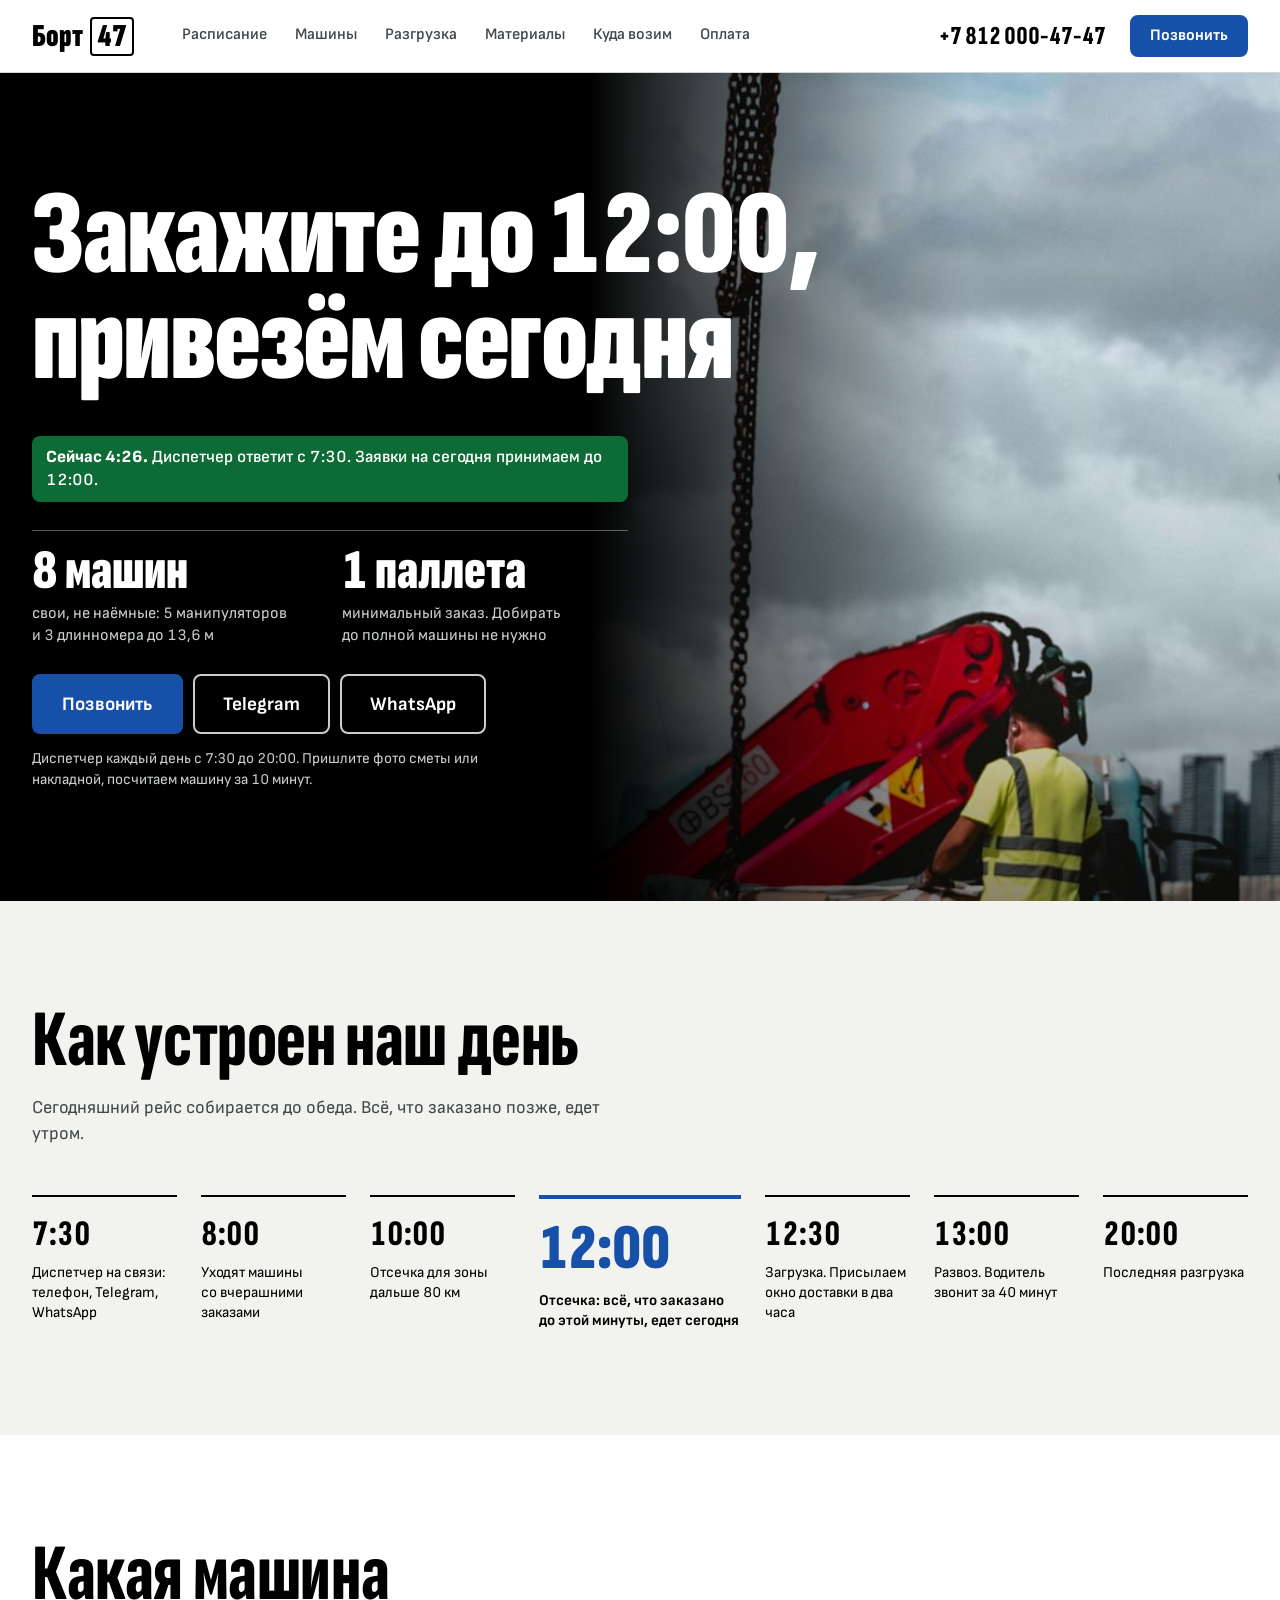
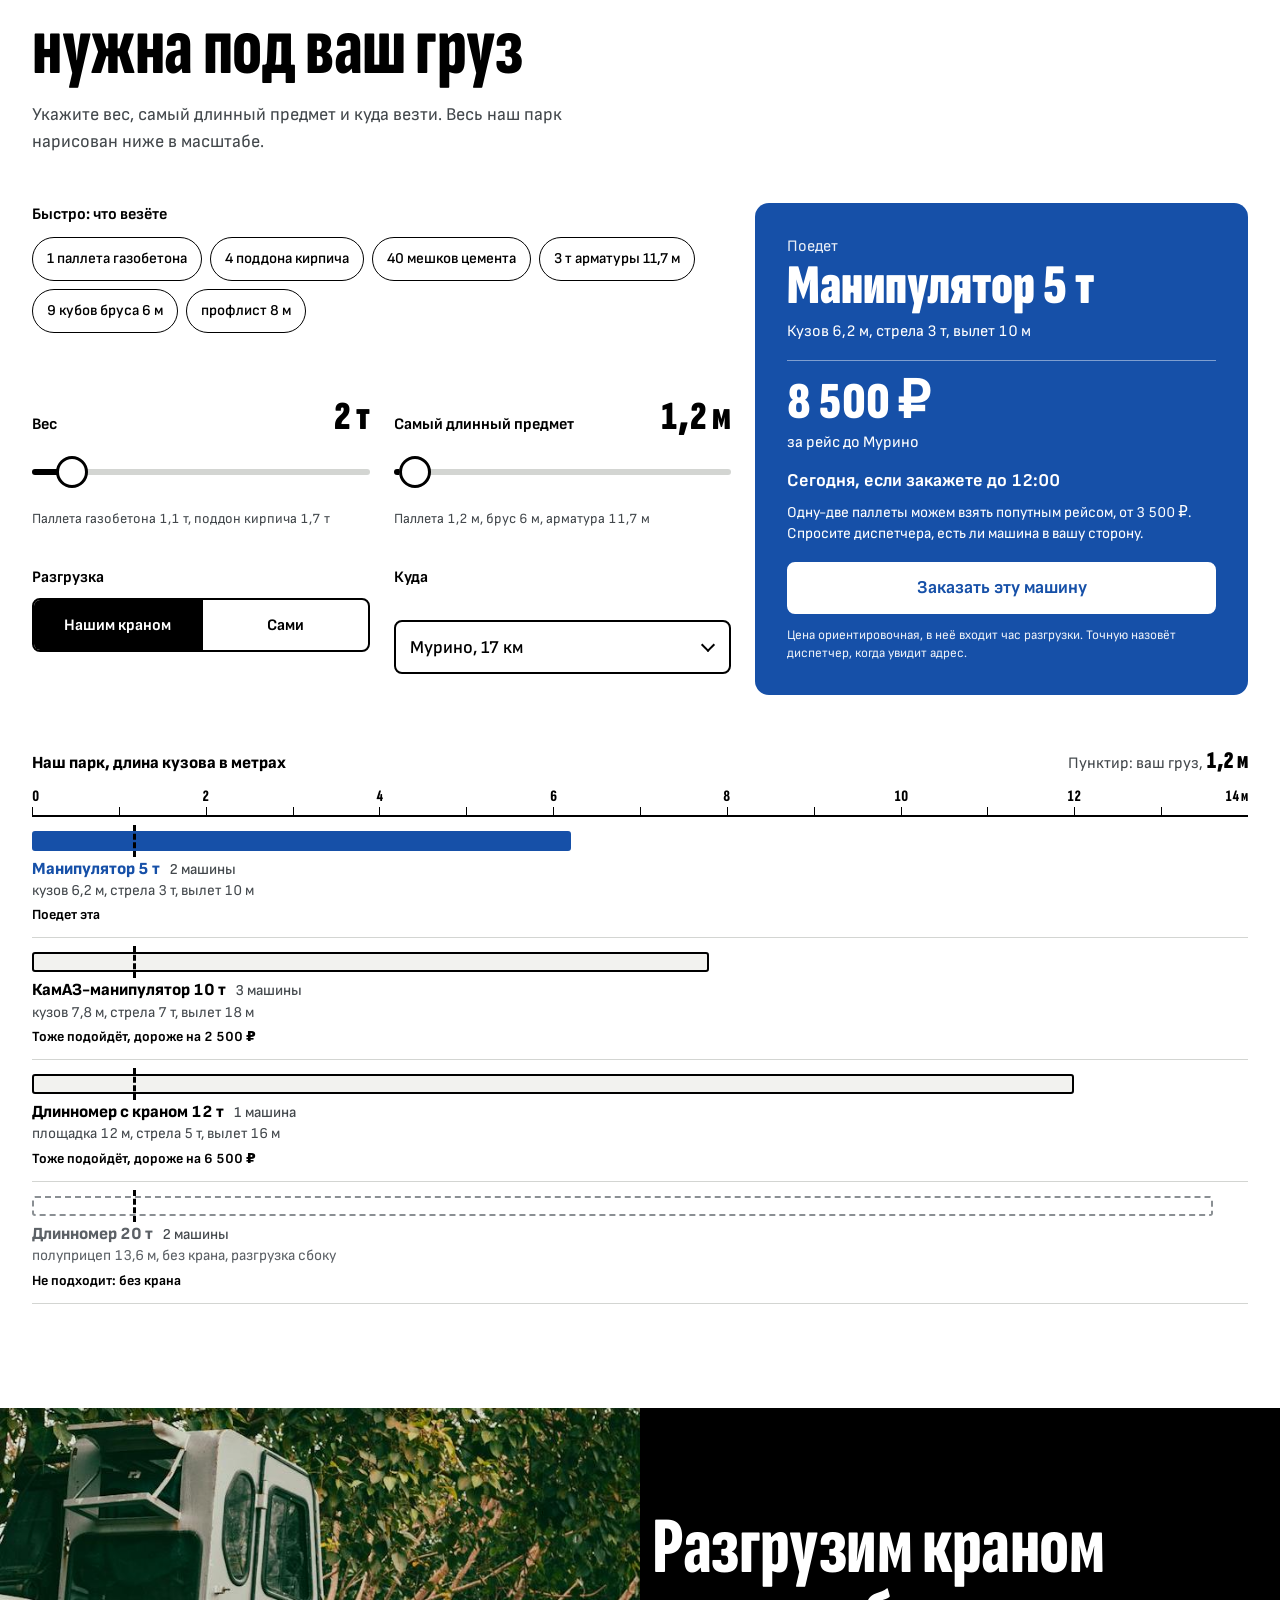
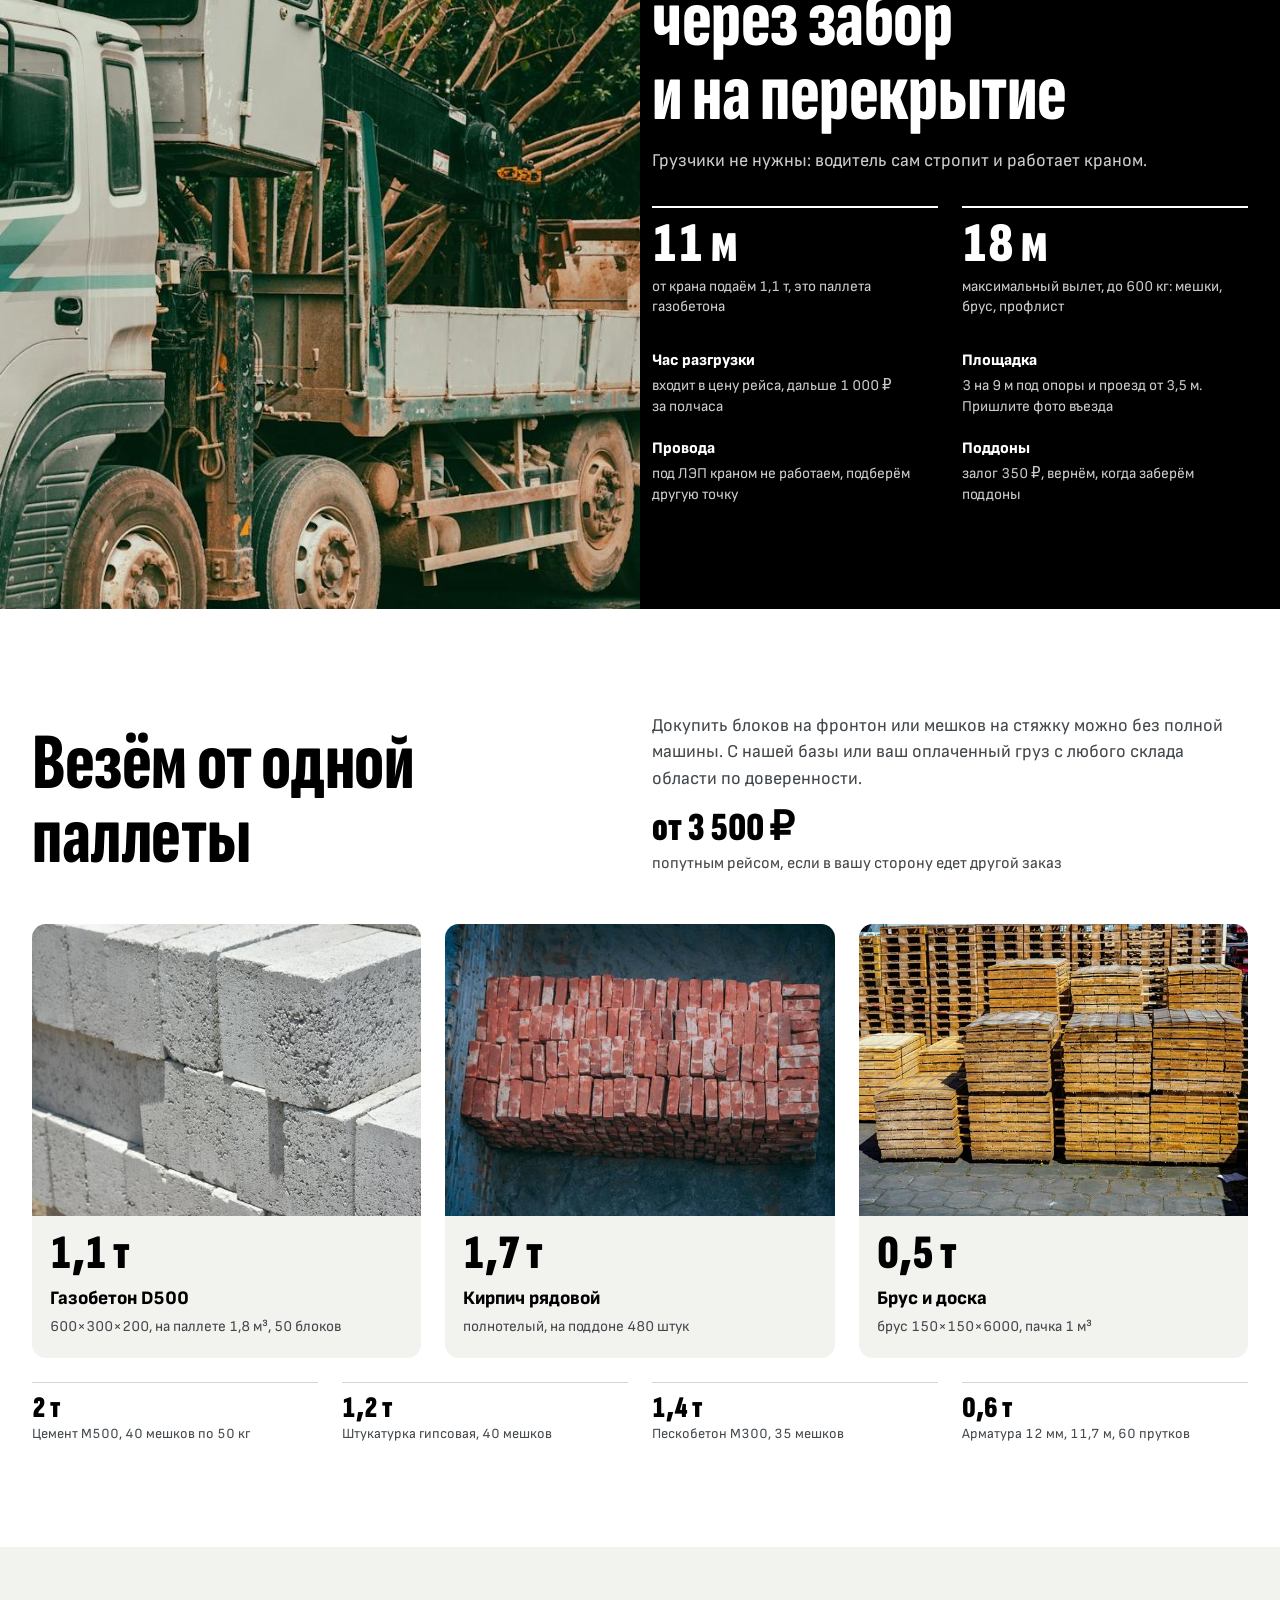
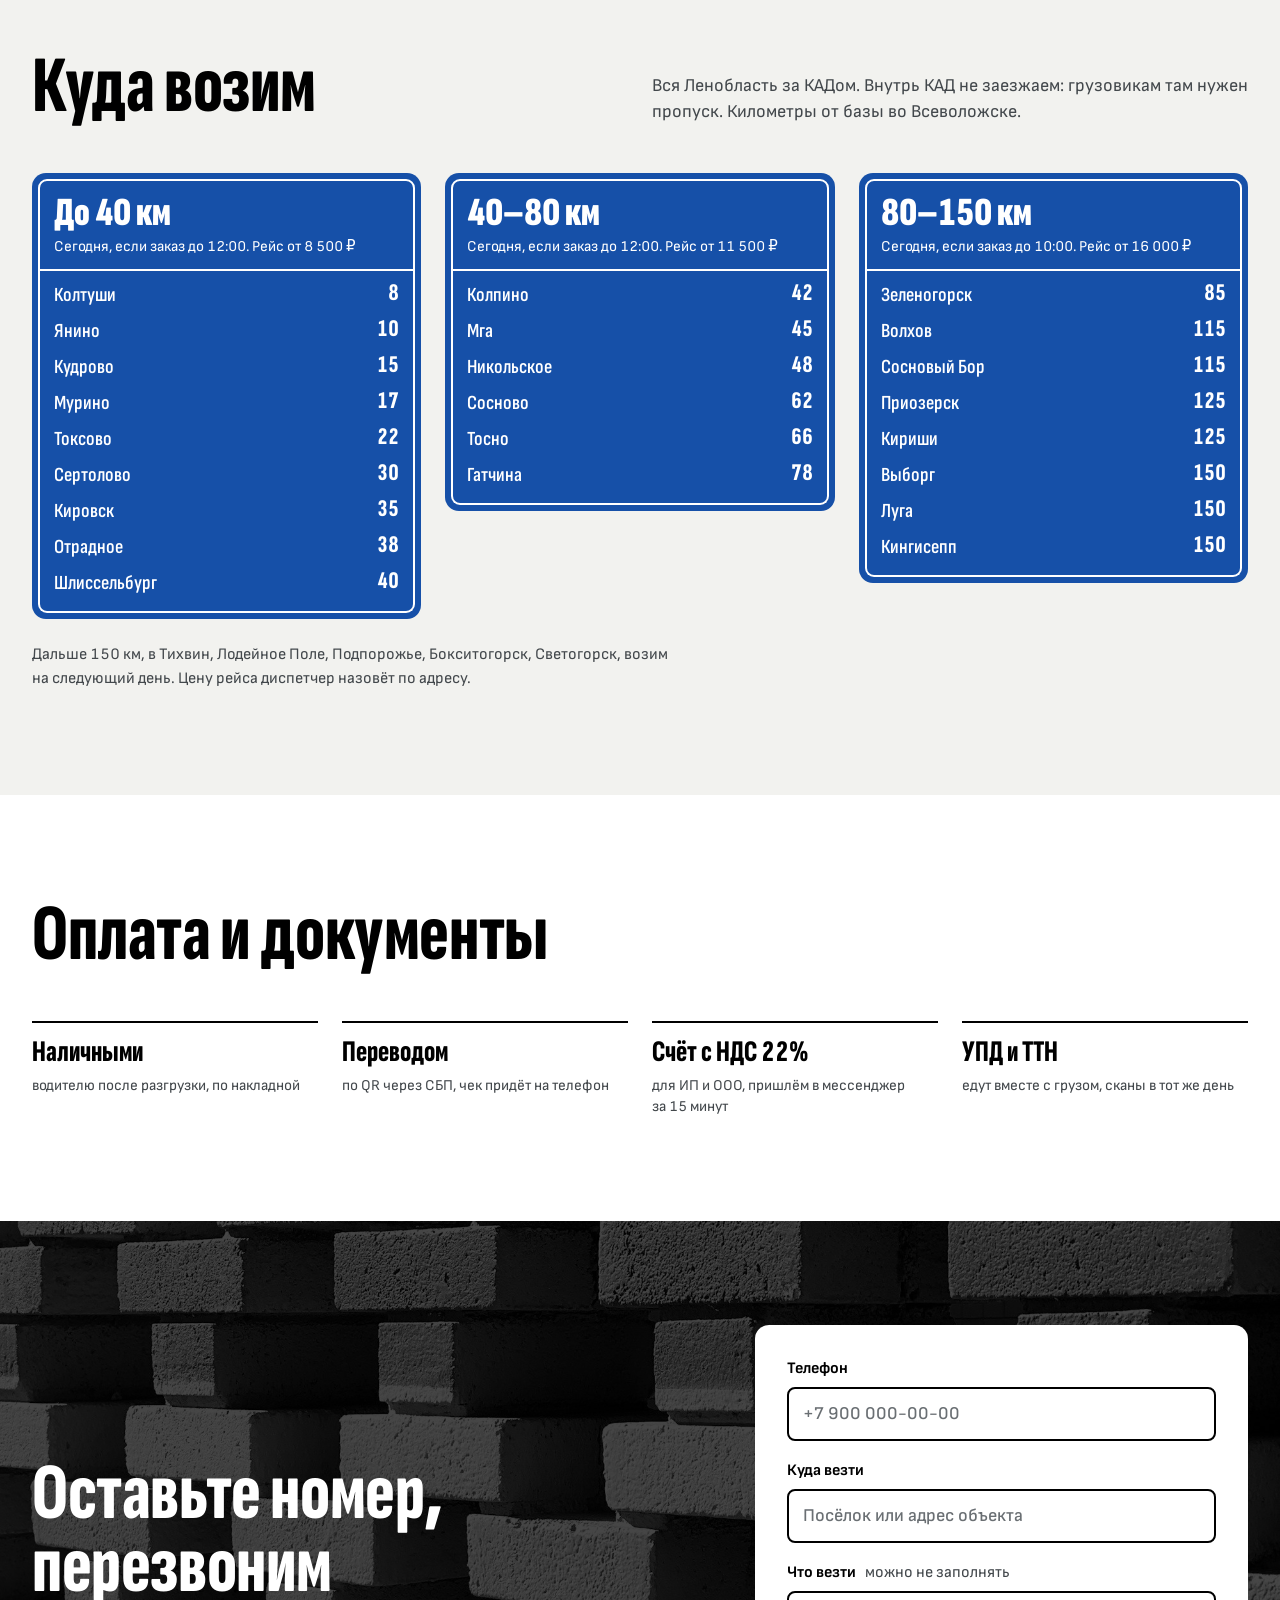
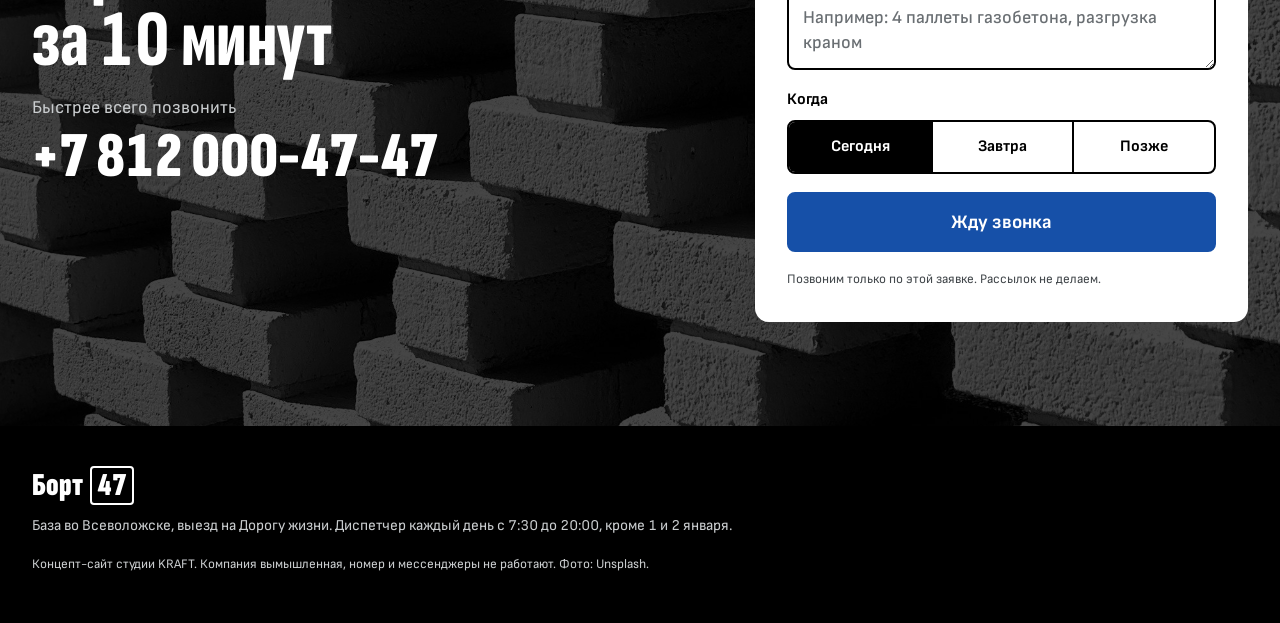
<file: stroy/index.html>
<!doctype html>
<html lang="ru">
<head>
<meta charset="utf-8">
<meta name="viewport" content="width=device-width, initial-scale=1">
<title>Борт 47: стройматериалы по Ленобласти день в день</title>
<meta name="description" content="Закажите до 12:00, привезём сегодня. Свои манипуляторы и длинномеры, база во Всеволожске, минимальный заказ одна паллета. Нал, перевод, безнал с НДС.">
<meta name="theme-color" content="#000000">
<meta property="og:type" content="website">
<meta property="og:title" content="Борт 47: закажите до 12:00, привезём сегодня">
<meta property="og:description" content="Стройматериалы по Ленобласти своими машинами. Манипулятор до 18 м, длинномер 13,6 м, от одной паллеты.">
<meta property="og:locale" content="ru_RU">
<link rel="icon" href="data:image/svg+xml,%3Csvg xmlns='http://www.w3.org/2000/svg' viewBox='0 0 64 64'%3E%3Crect width='64' height='64' rx='10' fill='%231650A8'/%3E%3Ctext x='32' y='46' font-family='Arial Narrow,Arial,sans-serif' font-weight='700' font-size='38' text-anchor='middle' fill='%23fff'%3E47%3C/text%3E%3C/svg%3E">
<link rel="preconnect" href="https://fonts.googleapis.com">
<link rel="preconnect" href="https://fonts.gstatic.com" crossorigin>
<link href="https://fonts.googleapis.com/css2?family=Sofia+Sans:wght@400;500;600;700;800&family=Sofia+Sans+Condensed:wght@500;600;700&family=Sofia+Sans+Extra+Condensed:wght@700;800;900&display=swap" rel="stylesheet">
<link rel="preload" as="image" href="img/hero-1120.jpg" imagesrcset="img/hero-640.jpg 640w, img/hero-1120.jpg 1120w" imagesizes="(min-width: 1024px) 50vw, 100vw">
<link rel="stylesheet" href="styles.css">

  <meta property="og:image" content="https://stint19.github.io/kraft/stroy/img/og.jpg">
  <meta property="og:image:width" content="1200">
  <meta property="og:image:height" content="630">
  <meta name="twitter:card" content="summary_large_image">
</head>
<body>
<a class="skip" href="#main">К содержанию</a>

<header class="nav">
  <div class="wrap nav__in">
    <a class="logo" href="#main" aria-label="Борт 47, в начало страницы">
      <span class="logo__word">Борт</span><span class="logo__code">47</span>
    </a>
    <nav class="nav__links" aria-label="Разделы">
      <a href="#den">Расписание</a>
      <a href="#mashina">Машины</a>
      <a href="#razgruzka">Разгрузка</a>
      <a href="#paleta">Материалы</a>
      <a href="#zona">Куда возим</a>
      <a href="#oplata">Оплата</a>
    </nav>
    <a class="nav__phone js-contact" data-kind="call" href="tel:+78120004747">+7 812 000-47-47</a>
    <a class="btn btn--main btn--sm nav__call js-contact" data-kind="call" href="tel:+78120004747">Позвонить</a>
  </div>
</header>

<main id="main">

<!-- Первый экран: фото-постер -->
<section class="hero" aria-labelledby="hero-title">
  <div class="hero__media">
    <img src="img/hero-1120.jpg" srcset="img/hero-640.jpg 640w, img/hero-1120.jpg 1120w" sizes="(min-width: 1024px) 50vw, 100vw" width="1120" height="1700" alt="Водитель разгружает манипулятором паллету мешков с кузова" fetchpriority="high">
  </div>
  <div class="wrap hero__in">
    <h1 id="hero-title" class="hero__title">Закажите до&nbsp;12:00, привезём сегодня</h1>

    <div class="hero__body">
      <p class="status" id="status" role="status">
        <span class="status__now" id="status-now">Сейчас 10:42.</span>
        <span id="status-text">Успеваете на сегодня: до отсечки 1 ч 18 мин.</span>
      </p>

      <dl class="facts">
        <div class="fact">
          <dt class="fact__num">8&nbsp;машин</dt>
          <dd class="fact__txt">свои, не наёмные: 5&nbsp;манипуляторов и&nbsp;3&nbsp;длинномера до&nbsp;13,6&nbsp;м</dd>
        </div>
        <div class="fact">
          <dt class="fact__num">1&nbsp;паллета</dt>
          <dd class="fact__txt">минимальный заказ. Добирать до&nbsp;полной машины не&nbsp;нужно</dd>
        </div>
      </dl>

      <div class="hero__cta">
        <a class="btn btn--main btn--lg js-contact" data-kind="call" href="tel:+78120004747">Позвонить</a>
        <a class="btn btn--ghost btn--lg js-contact" data-kind="tg" href="#zayavka">Telegram</a>
        <a class="btn btn--ghost btn--lg js-contact" data-kind="wa" href="#zayavka">WhatsApp</a>
      </div>
      <p class="hero__hint">Диспетчер каждый день с&nbsp;7:30 до&nbsp;20:00. Пришлите фото сметы или накладной, посчитаем машину за&nbsp;10&nbsp;минут.</p>
    </div>
  </div>
</section>

<!-- День -->
<section class="sec sec--light" id="den" aria-labelledby="day-title">
  <div class="wrap">
    <div class="head">
      <h2 id="day-title" class="h2">Как устроен наш день</h2>
      <p class="lead">Сегодняшний рейс собирается до&nbsp;обеда. Всё, что заказано позже, едет утром.</p>
    </div>
    <ol class="day" id="day-list">
      <li class="day__row" data-min="450"><time class="day__time">7:30</time><p>Диспетчер на&nbsp;связи: телефон, Telegram, WhatsApp</p></li>
      <li class="day__row" data-min="480"><time class="day__time">8:00</time><p>Уходят машины со&nbsp;вчерашними заказами</p></li>
      <li class="day__row" data-min="600"><time class="day__time">10:00</time><p>Отсечка для зоны дальше 80&nbsp;км</p></li>
      <li class="day__row day__row--key" data-min="720"><time class="day__time">12:00</time><p>Отсечка: всё, что заказано до&nbsp;этой минуты, едет сегодня</p></li>
      <li class="day__row" data-min="750"><time class="day__time">12:30</time><p>Загрузка. Присылаем окно доставки в&nbsp;два часа</p></li>
      <li class="day__row" data-min="780"><time class="day__time">13:00</time><p>Развоз. Водитель звонит за&nbsp;40&nbsp;минут</p></li>
      <li class="day__row" data-min="1200"><time class="day__time">20:00</time><p>Последняя разгрузка</p></li>
    </ol>
  </div>
</section>

<!-- Подбор машины -->
<section class="sec" id="mashina" aria-labelledby="pick-title">
  <div class="wrap">
    <div class="head">
      <h2 id="pick-title" class="h2">Какая машина нужна под&nbsp;ваш груз</h2>
      <p class="lead">Укажите вес, самый длинный предмет и&nbsp;куда везти. Весь наш парк нарисован ниже в&nbsp;масштабе.</p>
    </div>

    <div class="pick">
      <form class="calc" id="calc" aria-label="Подбор машины" onsubmit="return false">
        <fieldset class="calc__f">
          <legend class="calc__lbl">Быстро: что везёте</legend>
          <div class="chips" id="presets">
            <button type="button" class="chip" data-w="1.1" data-l="1.2" data-c="1">1 паллета газобетона</button>
            <button type="button" class="chip" data-w="6.8" data-l="1.2" data-c="1">4 поддона кирпича</button>
            <button type="button" class="chip" data-w="2" data-l="1.2" data-c="1">40 мешков цемента</button>
            <button type="button" class="chip" data-w="3" data-l="11.7" data-c="0">3 т арматуры 11,7 м</button>
            <button type="button" class="chip" data-w="4.5" data-l="6" data-c="1">9 кубов бруса 6 м</button>
            <button type="button" class="chip" data-w="1.4" data-l="8" data-c="1">профлист 8 м</button>
          </div>
        </fieldset>

        <div class="calc__pair">
          <div class="calc__row">
            <label class="calc__lbl" for="w">Вес</label>
            <output class="calc__val" id="w-out" for="w">2 т</output>
            <input class="range" type="range" id="w" min="0.5" max="20" step="0.1" value="2" aria-describedby="w-hint">
            <p class="calc__hint" id="w-hint">Паллета газобетона 1,1 т, поддон кирпича 1,7 т</p>
          </div>
          <div class="calc__row">
            <label class="calc__lbl" for="l">Самый длинный предмет</label>
            <output class="calc__val" id="l-out" for="l">1,2 м</output>
            <input class="range" type="range" id="l" min="1" max="13.5" step="0.1" value="1.2" aria-describedby="l-hint">
            <p class="calc__hint" id="l-hint">Паллета 1,2 м, брус 6 м, арматура 11,7 м</p>
          </div>
        </div>

        <div class="calc__pair">
          <fieldset class="calc__f">
            <legend class="calc__lbl">Разгрузка</legend>
            <div class="seg">
              <label class="seg__opt"><input type="radio" name="crane" value="1" checked><span>Нашим краном</span></label>
              <label class="seg__opt"><input type="radio" name="crane" value="0"><span>Сами</span></label>
            </div>
          </fieldset>
          <div class="calc__row calc__row--sel">
            <label class="calc__lbl" for="to">Куда</label>
            <div class="select"><select id="to"></select></div>
          </div>
        </div>
      </form>

      <div class="res" aria-live="polite">
        <p class="res__pre" id="r-pre">Поедет</p>
        <p class="res__truck" id="r-truck">Манипулятор 5 т</p>
        <p class="res__spec" id="r-spec">Кузов 6,2 м, стрела 3 т, вылет 10 м</p>
        <p class="res__price"><span id="r-price">8 500 ₽</span> <span class="res__per" id="r-per">за рейс до Мурино</span></p>
        <p class="res__when" id="r-when">Сегодня, если закажете до 12:00</p>
        <p class="res__note" id="r-note" hidden></p>
        <a class="btn btn--white res__btn" id="r-order" href="#zayavka">Заказать эту машину</a>
        <p class="res__fine">Цена ориентировочная, в&nbsp;неё входит час разгрузки. Точную назовёт диспетчер, когда увидит адрес.</p>
      </div>
    </div>

    <figure class="fleet" aria-labelledby="fleet-cap">
      <figcaption class="fleet__top">
        <span id="fleet-cap" class="fleet__cap">Наш парк, длина кузова в&nbsp;метрах</span>
        <span class="fleet__load">Пунктир: ваш груз, <b id="cargo-l">1,2 м</b></span>
      </figcaption>
      <div class="ruler" aria-hidden="true">
        <span style="--m:0">0</span><span style="--m:2">2</span><span style="--m:4">4</span><span style="--m:6">6</span><span style="--m:8">8</span><span style="--m:10">10</span><span style="--m:12">12</span><span style="--m:14">14 м</span>
      </div>
      <div class="fleet__rows" id="fleet">
        <div class="truck" data-id="m5" style="--len:6.2">
          <div class="truck__bar"><span class="truck__bed"></span></div>
          <p class="truck__name">Манипулятор 5&nbsp;т <span class="truck__n">2 машины</span></p>
          <p class="truck__spec">кузов 6,2&nbsp;м, стрела 3&nbsp;т, вылет 10&nbsp;м</p>
          <p class="truck__why"></p>
        </div>
        <div class="truck" data-id="m10" style="--len:7.8">
          <div class="truck__bar"><span class="truck__bed"></span></div>
          <p class="truck__name">КамАЗ-манипулятор 10&nbsp;т <span class="truck__n">3 машины</span></p>
          <p class="truck__spec">кузов 7,8&nbsp;м, стрела 7&nbsp;т, вылет 18&nbsp;м</p>
          <p class="truck__why"></p>
        </div>
        <div class="truck" data-id="dm" style="--len:12">
          <div class="truck__bar"><span class="truck__bed"></span></div>
          <p class="truck__name">Длинномер с&nbsp;краном 12&nbsp;т <span class="truck__n">1 машина</span></p>
          <p class="truck__spec">площадка 12&nbsp;м, стрела 5&nbsp;т, вылет 16&nbsp;м</p>
          <p class="truck__why"></p>
        </div>
        <div class="truck" data-id="d20" style="--len:13.6">
          <div class="truck__bar"><span class="truck__bed"></span></div>
          <p class="truck__name">Длинномер 20&nbsp;т <span class="truck__n">2 машины</span></p>
          <p class="truck__spec">полуприцеп 13,6&nbsp;м, без крана, разгрузка сбоку</p>
          <p class="truck__why"></p>
        </div>
      </div>
    </figure>
  </div>
</section>

<!-- Разгрузка -->
<section class="sec sec--dark crane" id="razgruzka" aria-labelledby="crane-title">
  <div class="crane__media">
    <img src="img/crane-725.jpg" srcset="img/crane-480.jpg 480w, img/crane-725.jpg 725w" sizes="(min-width: 1024px) 50vw, 100vw" width="725" height="970" alt="Бортовой грузовик с краном-манипулятором и кабиной оператора" loading="lazy">
  </div>
  <div class="wrap crane__in">
    <div class="crane__text">
      <h2 id="crane-title" class="h2">Разгрузим краном через забор и&nbsp;на&nbsp;перекрытие</h2>
      <p class="lead">Грузчики не&nbsp;нужны: водитель сам стропит и&nbsp;работает краном.</p>

      <div class="reach">
        <p class="reach__item"><b>11&nbsp;м</b><span>от крана подаём 1,1&nbsp;т, это паллета газобетона</span></p>
        <p class="reach__item"><b>18&nbsp;м</b><span>максимальный вылет, до&nbsp;600&nbsp;кг: мешки, брус, профлист</span></p>
      </div>

      <dl class="terms">
        <div><dt>Час разгрузки</dt><dd>входит в&nbsp;цену рейса, дальше 1&nbsp;000&nbsp;₽ за&nbsp;полчаса</dd></div>
        <div><dt>Площадка</dt><dd>3 на&nbsp;9&nbsp;м под опоры и&nbsp;проезд от&nbsp;3,5&nbsp;м. Пришлите фото въезда</dd></div>
        <div><dt>Провода</dt><dd>под ЛЭП краном не&nbsp;работаем, подберём другую точку</dd></div>
        <div><dt>Поддоны</dt><dd>залог 350&nbsp;₽, вернём, когда заберём поддоны</dd></div>
      </dl>
    </div>
  </div>
</section>

<!-- Паллета -->
<section class="sec" id="paleta" aria-labelledby="pal-title">
  <div class="wrap">
    <div class="head head--split">
      <h2 id="pal-title" class="h2">Везём от&nbsp;одной паллеты</h2>
      <div>
        <p class="lead">Докупить блоков на&nbsp;фронтон или мешков на&nbsp;стяжку можно без полной машины. С&nbsp;нашей базы или ваш оплаченный груз с&nbsp;любого склада области по&nbsp;доверенности.</p>
        <p class="pal__ride"><b>от 3&nbsp;500&nbsp;₽</b> попутным рейсом, если в&nbsp;вашу сторону едет другой заказ</p>
      </div>
    </div>

    <ul class="goods">
      <li class="good">
        <img src="img/blocks-600.jpg" srcset="img/blocks-600.jpg 600w, img/blocks-1000.jpg 1000w" sizes="(min-width: 1024px) 400px, (min-width: 720px) 45vw, 80vw" width="600" height="400" alt="Стопка газобетонных блоков" loading="lazy">
        <div class="good__body">
          <p class="good__w">1,1&nbsp;т</p>
          <h3 class="good__name">Газобетон D500</h3>
          <p class="good__pal">600×300×200, на&nbsp;паллете 1,8&nbsp;м³, 50&nbsp;блоков</p>
        </div>
      </li>
      <li class="good">
        <img src="img/bricks-600.jpg" srcset="img/bricks-600.jpg 600w, img/bricks-1000.jpg 1000w" sizes="(min-width: 1024px) 400px, (min-width: 720px) 45vw, 80vw" width="600" height="405" alt="Поддон красного кирпича, вид сверху" loading="lazy">
        <div class="good__body">
          <p class="good__w">1,7&nbsp;т</p>
          <h3 class="good__name">Кирпич рядовой</h3>
          <p class="good__pal">полнотелый, на&nbsp;поддоне 480&nbsp;штук</p>
        </div>
      </li>
      <li class="good">
        <img src="img/lumber-600.jpg" srcset="img/lumber-600.jpg 600w, img/lumber-1000.jpg 1000w" sizes="(min-width: 1024px) 400px, (min-width: 720px) 45vw, 80vw" width="600" height="450" alt="Пачки доски на поддонах во дворе склада" loading="lazy">
        <div class="good__body">
          <p class="good__w">0,5&nbsp;т</p>
          <h3 class="good__name">Брус и&nbsp;доска</h3>
          <p class="good__pal">брус 150×150×6000, пачка 1&nbsp;м³</p>
        </div>
      </li>
    </ul>

    <ul class="minor" aria-label="Другие материалы: вес одной паллеты">
      <li><b>2&nbsp;т</b><span>Цемент М500, 40&nbsp;мешков по&nbsp;50&nbsp;кг</span></li>
      <li><b>1,2&nbsp;т</b><span>Штукатурка гипсовая, 40&nbsp;мешков</span></li>
      <li><b>1,4&nbsp;т</b><span>Пескобетон М300, 35&nbsp;мешков</span></li>
      <li><b>0,6&nbsp;т</b><span>Арматура 12&nbsp;мм, 11,7&nbsp;м, 60&nbsp;прутков</span></li>
    </ul>
  </div>
</section>

<!-- Зона -->
<section class="sec sec--light" id="zona" aria-labelledby="zone-title">
  <div class="wrap">
    <div class="head head--split">
      <h2 id="zone-title" class="h2">Куда возим</h2>
      <p class="lead">Вся Ленобласть за&nbsp;КАДом. Внутрь КАД не&nbsp;заезжаем: грузовикам там нужен пропуск. Километры от&nbsp;базы во&nbsp;Всеволожске.</p>
    </div>

    <div class="signs">
      <section class="sign" aria-labelledby="z1">
        <header class="sign__head">
          <h3 id="z1" class="sign__title">До 40&nbsp;км</h3>
          <p class="sign__rule">Сегодня, если заказ до&nbsp;12:00. Рейс от&nbsp;8&nbsp;500&nbsp;₽</p>
        </header>
        <ul class="sign__list">
          <li><span>Колтуши</span><b>8</b></li>
          <li><span>Янино</span><b>10</b></li>
          <li><span>Кудрово</span><b>15</b></li>
          <li><span>Мурино</span><b>17</b></li>
          <li><span>Токсово</span><b>22</b></li>
          <li><span>Сертолово</span><b>30</b></li>
          <li><span>Кировск</span><b>35</b></li>
          <li><span>Отрадное</span><b>38</b></li>
          <li><span>Шлиссельбург</span><b>40</b></li>
        </ul>
      </section>
      <section class="sign" aria-labelledby="z2">
        <header class="sign__head">
          <h3 id="z2" class="sign__title">40–80&nbsp;км</h3>
          <p class="sign__rule">Сегодня, если заказ до&nbsp;12:00. Рейс от&nbsp;11&nbsp;500&nbsp;₽</p>
        </header>
        <ul class="sign__list">
          <li><span>Колпино</span><b>42</b></li>
          <li><span>Мга</span><b>45</b></li>
          <li><span>Никольское</span><b>48</b></li>
          <li><span>Сосново</span><b>62</b></li>
          <li><span>Тосно</span><b>66</b></li>
          <li><span>Гатчина</span><b>78</b></li>
        </ul>
      </section>
      <section class="sign" aria-labelledby="z3">
        <header class="sign__head">
          <h3 id="z3" class="sign__title">80–150&nbsp;км</h3>
          <p class="sign__rule">Сегодня, если заказ до&nbsp;10:00. Рейс от&nbsp;16&nbsp;000&nbsp;₽</p>
        </header>
        <ul class="sign__list">
          <li><span>Зеленогорск</span><b>85</b></li>
          <li><span>Волхов</span><b>115</b></li>
          <li><span>Сосновый Бор</span><b>115</b></li>
          <li><span>Приозерск</span><b>125</b></li>
          <li><span>Кириши</span><b>125</b></li>
          <li><span>Выборг</span><b>150</b></li>
          <li><span>Луга</span><b>150</b></li>
          <li><span>Кингисепп</span><b>150</b></li>
        </ul>
      </section>
    </div>
    <p class="zone__far">Дальше 150&nbsp;км, в&nbsp;Тихвин, Лодейное Поле, Подпорожье, Бокситогорск, Светогорск, возим на&nbsp;следующий день. Цену рейса диспетчер назовёт по&nbsp;адресу.</p>
  </div>
</section>

<!-- Оплата -->
<section class="sec" id="oplata" aria-labelledby="pay-title">
  <div class="wrap">
    <div class="head">
      <h2 id="pay-title" class="h2">Оплата и&nbsp;документы</h2>
    </div>
    <dl class="pay">
      <div class="pay__item"><dt>Наличными</dt><dd>водителю после разгрузки, по&nbsp;накладной</dd></div>
      <div class="pay__item"><dt>Переводом</dt><dd>по&nbsp;QR через СБП, чек придёт на&nbsp;телефон</dd></div>
      <div class="pay__item"><dt>Счёт с&nbsp;НДС 22%</dt><dd>для ИП и&nbsp;ООО, пришлём в&nbsp;мессенджер за&nbsp;15&nbsp;минут</dd></div>
      <div class="pay__item"><dt>УПД и&nbsp;ТТН</dt><dd>едут вместе с&nbsp;грузом, сканы в&nbsp;тот&nbsp;же день</dd></div>
    </dl>
  </div>
</section>

<!-- Заявка -->
<section class="order" id="zayavka" aria-labelledby="order-title">
  <img class="order__bg" src="img/wall-1000.jpg" srcset="img/wall-1000.jpg 1000w, img/wall-2000.jpg 2000w" sizes="100vw" width="2000" height="1500" alt="" loading="lazy">
  <div class="wrap order__in">
    <div class="order__text">
      <h2 id="order-title" class="h2">Оставьте номер, перезвоним за&nbsp;10&nbsp;минут</h2>
      <p class="lead">Быстрее всего позвонить</p>
      <a class="order__tel js-contact" data-kind="call" href="tel:+78120004747">+7 812 000-47-47</a>
    </div>

    <div class="panel">
      <form class="form" id="form" novalidate>
        <div class="field">
          <label for="f-phone">Телефон</label>
          <input id="f-phone" name="phone" type="tel" inputmode="tel" autocomplete="tel" placeholder="+7 900 000-00-00" required aria-describedby="f-phone-err">
          <p class="field__err" id="f-phone-err" hidden>Нужен номер из 11 цифр, например +7 921 123-45-67</p>
        </div>
        <div class="field">
          <label for="f-to">Куда везти</label>
          <input id="f-to" name="to" type="text" autocomplete="address-level2" placeholder="Посёлок или адрес объекта" required aria-describedby="f-to-err">
          <p class="field__err" id="f-to-err" hidden>Напишите хотя бы населённый пункт</p>
        </div>
        <div class="field">
          <label for="f-what">Что везти <span class="field__opt">можно не заполнять</span></label>
          <textarea id="f-what" name="what" rows="2" placeholder="Например: 4 паллеты газобетона, разгрузка краном"></textarea>
        </div>
        <fieldset class="field">
          <legend>Когда</legend>
          <div class="seg seg--3">
            <label class="seg__opt"><input type="radio" name="when" value="today" checked><span>Сегодня</span></label>
            <label class="seg__opt"><input type="radio" name="when" value="tomorrow"><span>Завтра</span></label>
            <label class="seg__opt"><input type="radio" name="when" value="later"><span>Позже</span></label>
          </div>
        </fieldset>
        <button class="btn btn--main btn--lg form__btn" type="submit">Жду звонка</button>
        <p class="form__fine">Позвоним только по&nbsp;этой заявке. Рассылок не&nbsp;делаем.</p>
      </form>

      <div class="done" id="done" hidden tabindex="-1">
        <p class="done__title">Заявка принята</p>
        <p>Это демо, заявка никуда не&nbsp;ушла. На&nbsp;настоящем сайте диспетчер перезвонил бы на&nbsp;<b id="done-phone"></b> в&nbsp;течение 10&nbsp;минут.</p>
        <button class="btn btn--line" type="button" id="again">Изменить заявку</button>
      </div>
    </div>
  </div>
</section>

</main>

<footer class="foot">
  <div class="wrap foot__in">
    <p class="logo logo--sm" aria-hidden="true"><span class="logo__word">Борт</span><span class="logo__code">47</span></p>
    <p>База во Всеволожске, выезд на&nbsp;Дорогу жизни. Диспетчер каждый день с&nbsp;7:30 до&nbsp;20:00, кроме 1&nbsp;и&nbsp;2&nbsp;января.</p>
    <p class="foot__kraft">Концепт-сайт студии KRAFT. Компания вымышленная, номер и&nbsp;мессенджеры не&nbsp;работают. Фото: Unsplash.</p>
  </div>
</footer>

<nav class="dock" aria-label="Быстрая связь">
  <a class="dock__call js-contact" data-kind="call" href="tel:+78120004747">Позвонить</a>
  <a class="dock__msg js-contact" data-kind="tg" href="#zayavka">Telegram</a>
  <a class="dock__msg js-contact" data-kind="wa" href="#zayavka">WhatsApp</a>
</nav>

<div class="toast" id="toast" role="status" aria-live="polite" hidden></div>

<script src="main.js"></script>
</body>
</html>
</file>
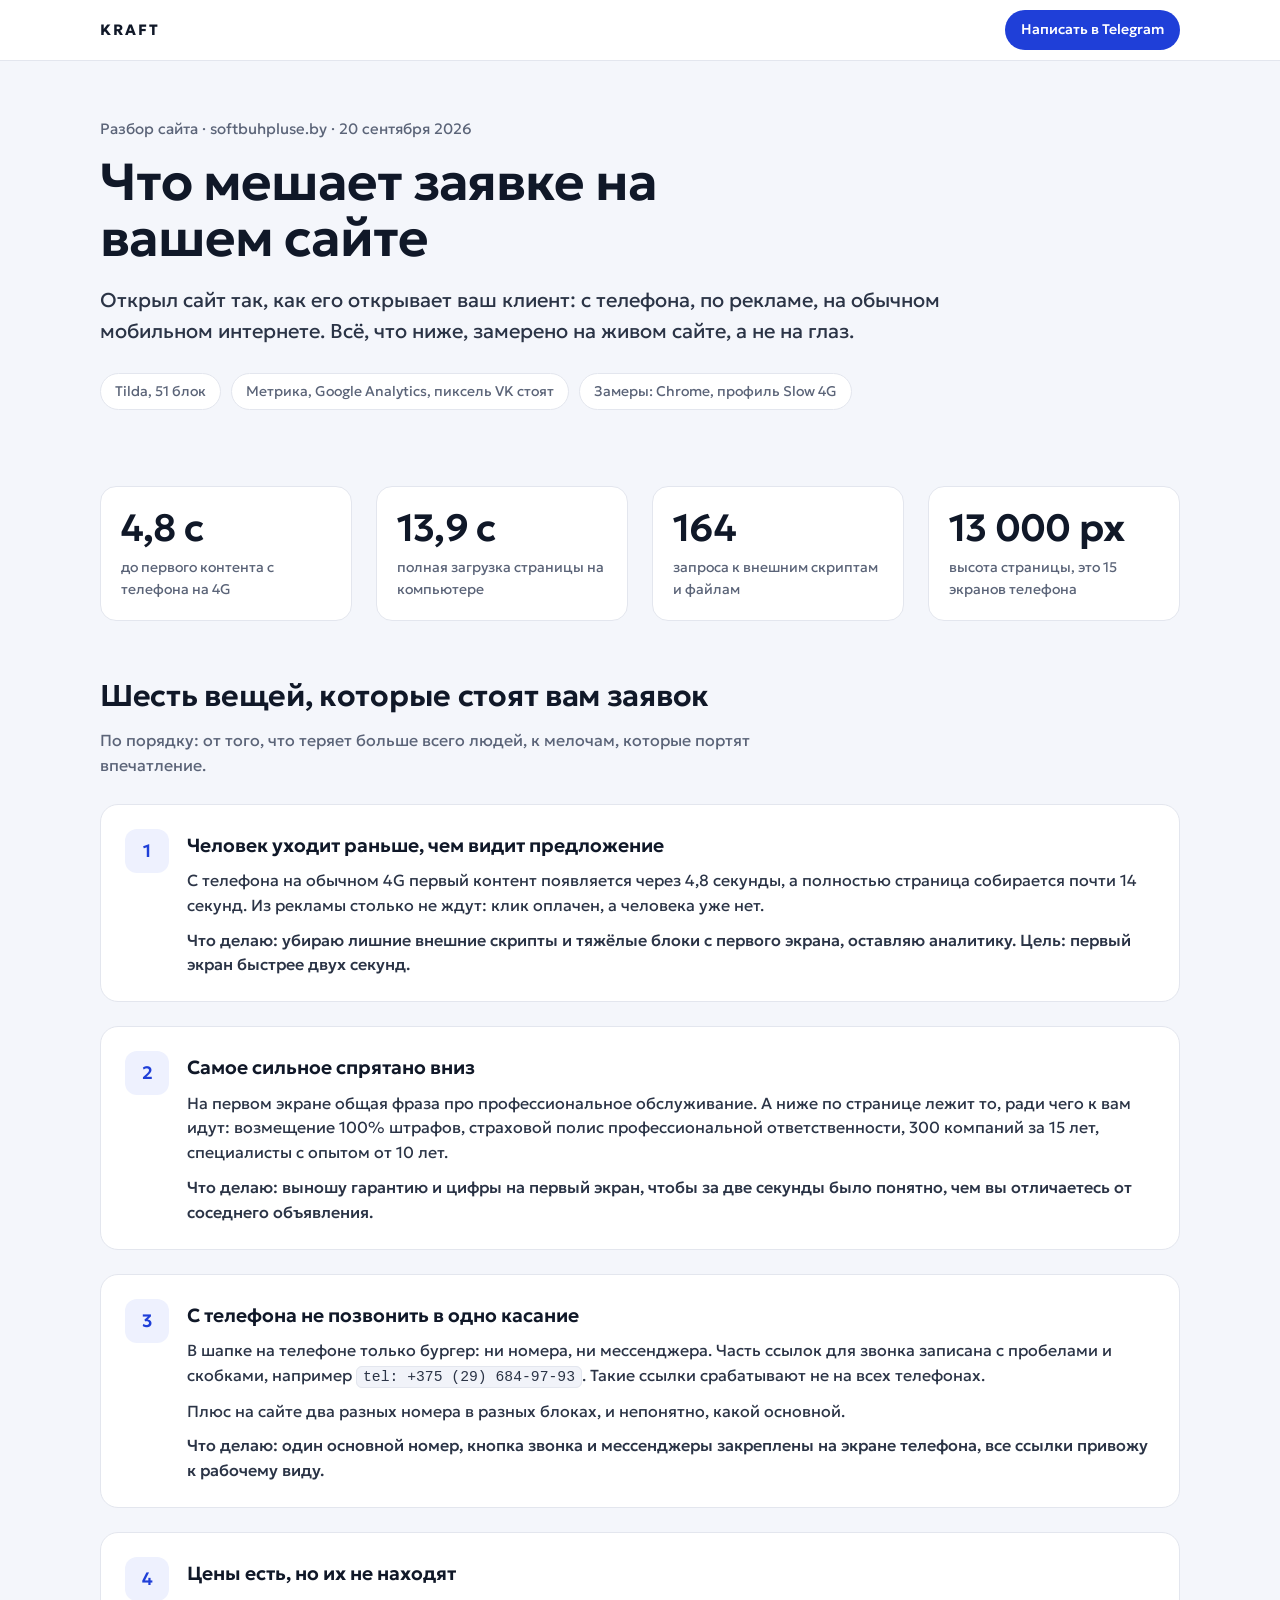
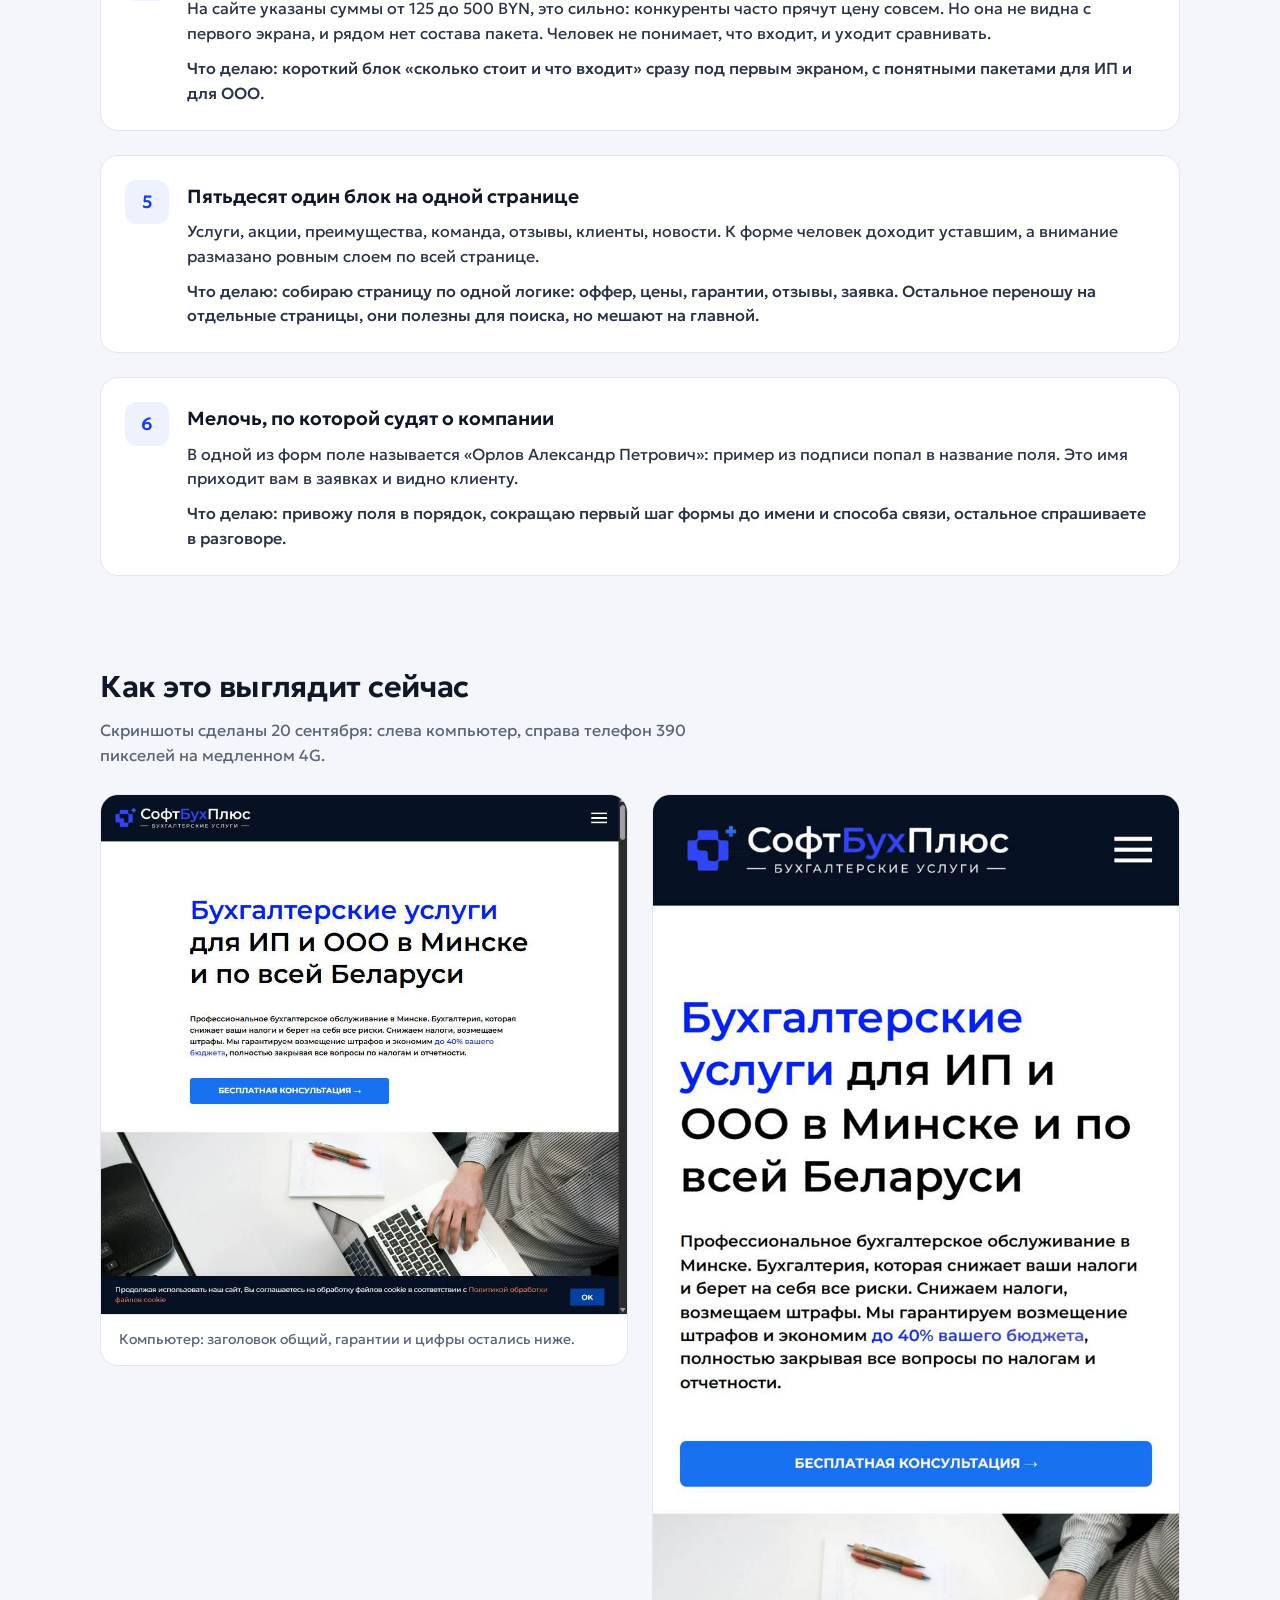
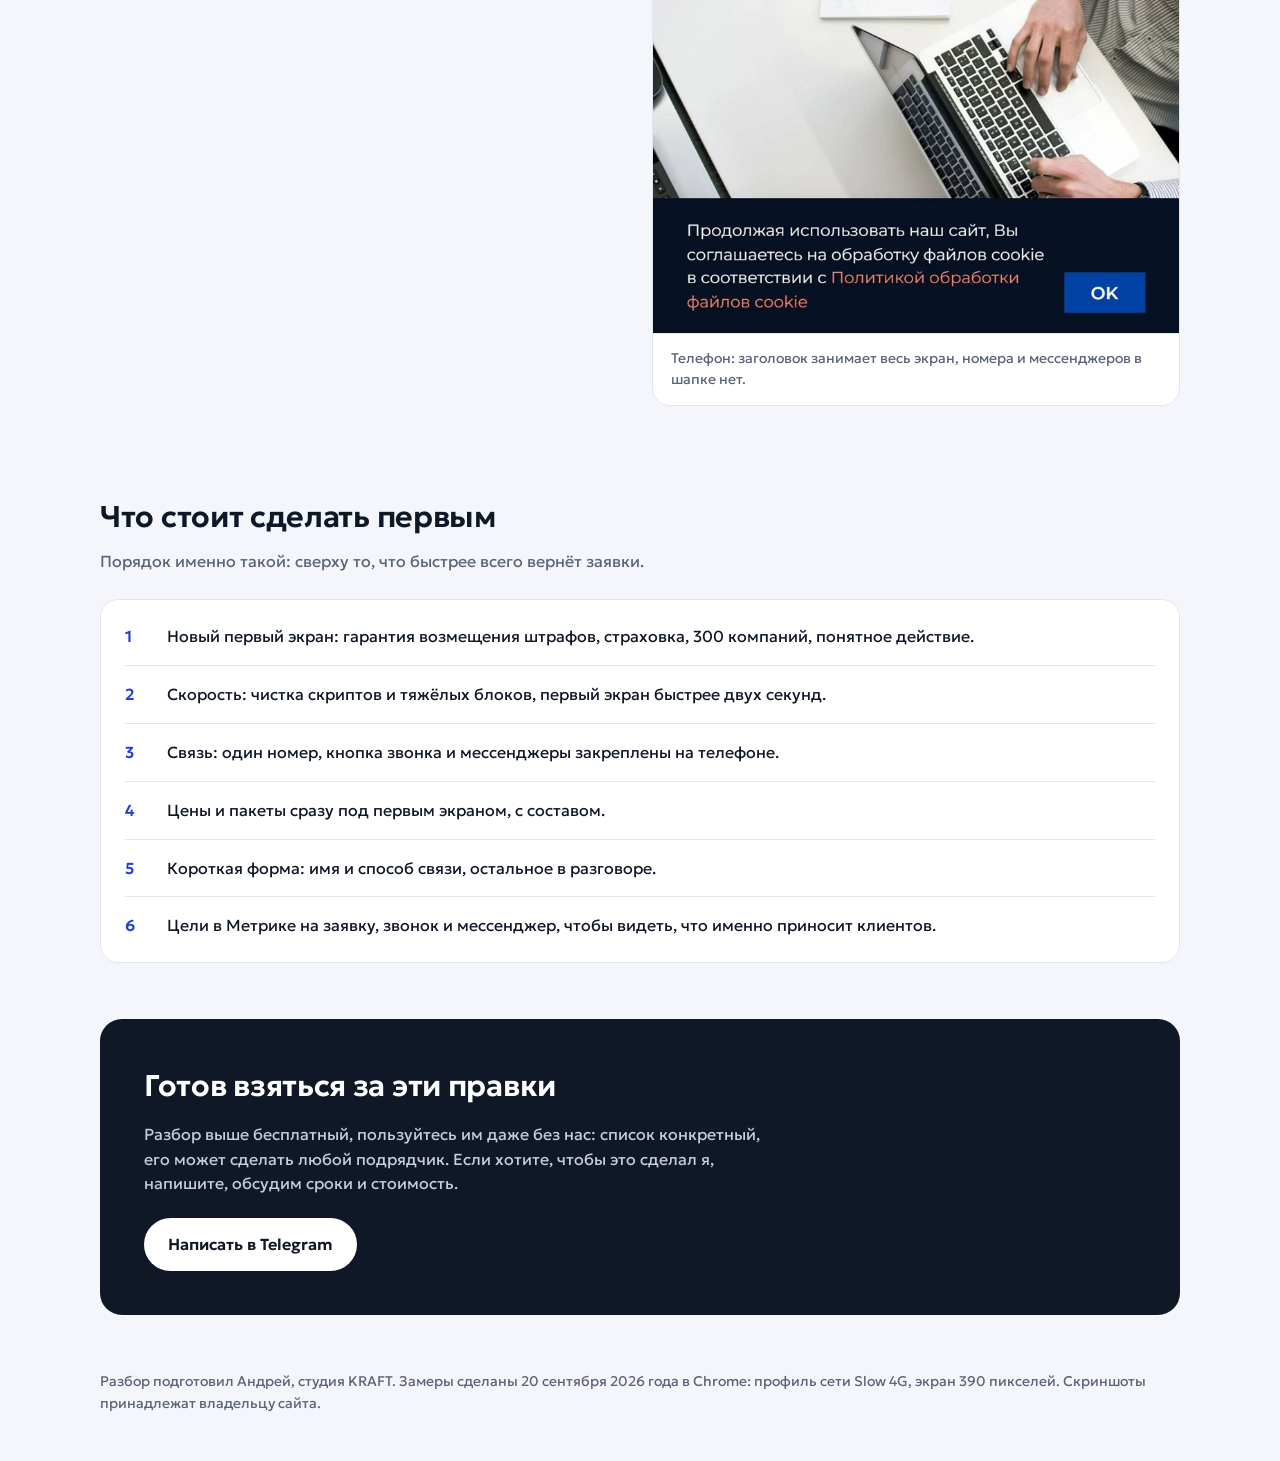
<file: razbor/softbuhpluse/index.html>
<!doctype html>
<html lang="ru">
<head>
<meta charset="utf-8">
<meta name="viewport" content="width=device-width, initial-scale=1">
<title>Разбор сайта softbuhpluse.by</title>
<meta name="description" content="Разбор первого экрана и пути к заявке на сайте бухгалтерской компании СофтБухПлюс: что мешает оставить заявку и что поправить первым.">
<meta name="robots" content="noindex">
<meta property="og:title" content="Разбор сайта softbuhpluse.by">
<meta property="og:description" content="Что мешает заявке и что поправить первым. Замеры сделаны 20 сентября 2026 года.">
<meta property="og:type" content="article">
<link rel="icon" href="data:image/svg+xml,<svg xmlns='http://www.w3.org/2000/svg' viewBox='0 0 100 100'><rect width='100' height='100' rx='22' fill='%231f3fd8'/><text x='50' y='70' font-size='58' font-family='sans-serif' font-weight='700' fill='white' text-anchor='middle'>K</text></svg>">
<link rel="preconnect" href="https://fonts.googleapis.com">
<link rel="preconnect" href="https://fonts.gstatic.com" crossorigin>
<link href="https://fonts.googleapis.com/css2?family=Geologica:wght@300;400;500;600;700&display=swap" rel="stylesheet">
<style>
  :root{
    --ink:#101828; --muted:#5b6478; --line:#e3e6ee; --bg:#f4f6fb; --card:#fff;
    --accent:#1f3fd8; --warn:#c2410c; --ok:#0f7a4a;
    --wrap:1120px; --gap:24px;
  }
  *{box-sizing:border-box}
  html{scroll-behavior:smooth}
  body{margin:0;background:var(--bg);color:var(--ink);font-family:Geologica,system-ui,-apple-system,"Segoe UI",sans-serif;font-weight:400;line-height:1.55;-webkit-font-smoothing:antialiased}
  .wrap{max-width:var(--wrap);margin:0 auto;padding:0 20px}
  header.top{background:var(--card);border-bottom:1px solid var(--line);position:sticky;top:0;z-index:10}
  .top .wrap{display:flex;align-items:center;justify-content:space-between;height:60px;gap:16px}
  .logo{font-weight:700;letter-spacing:.14em;font-size:15px}
  .top a.cta{font-size:14px;font-weight:500;color:#fff;background:var(--accent);padding:9px 16px;border-radius:999px;text-decoration:none;white-space:nowrap}

  .hero{padding:56px 0 36px}
  .eyebrow{color:var(--muted);font-size:15px;margin:0 0 14px}
  h1{font-size:clamp(30px,5.4vw,52px);line-height:1.08;font-weight:600;letter-spacing:-.02em;margin:0 0 18px;max-width:18ch}
  .lead{font-size:clamp(17px,2.2vw,20px);color:#2b3446;max-width:62ch;margin:0}
  .meta{margin-top:26px;display:flex;flex-wrap:wrap;gap:10px}
  .chip{background:var(--card);border:1px solid var(--line);border-radius:999px;padding:7px 14px;font-size:14px;color:var(--muted)}

  .nums{display:grid;grid-template-columns:repeat(4,1fr);gap:var(--gap);margin:40px 0 8px}
  .num{background:var(--card);border:1px solid var(--line);border-radius:16px;padding:20px}
  .num b{display:block;font-size:clamp(26px,3.6vw,38px);font-weight:600;letter-spacing:-.02em;line-height:1.1}
  .num span{display:block;color:var(--muted);font-size:14px;margin-top:8px}

  section{padding:44px 0}
  h2{font-size:clamp(22px,3.2vw,30px);font-weight:600;letter-spacing:-.01em;margin:0 0 8px}
  .sub{color:var(--muted);margin:0 0 26px;max-width:60ch}

  .items{display:grid;gap:var(--gap)}
  .item{background:var(--card);border:1px solid var(--line);border-radius:18px;padding:24px;display:grid;grid-template-columns:44px 1fr;gap:18px;align-items:start}
  .item .n{width:44px;height:44px;border-radius:12px;background:#eef1fe;color:var(--accent);font-weight:600;display:grid;place-items:center;font-size:18px}
  .item h3{margin:2px 0 8px;font-size:19px;font-weight:600}
  .item p{margin:0 0 10px;color:#2b3446}
  .item p:last-child{margin-bottom:0}
  .fix{color:var(--ok);font-weight:500}
  code{background:#f1f3f9;border:1px solid var(--line);border-radius:6px;padding:2px 6px;font-family:ui-monospace,Menlo,Consolas,monospace;font-size:.92em;word-break:break-all}

  .shots{display:grid;grid-template-columns:1fr 1fr;gap:var(--gap);align-items:start}
  figure{margin:0;background:var(--card);border:1px solid var(--line);border-radius:18px;overflow:hidden}
  figure img{display:block;width:100%;height:auto}
  figcaption{padding:14px 18px;color:var(--muted);font-size:14px;border-top:1px solid var(--line)}

  .plan{background:var(--card);border:1px solid var(--line);border-radius:18px;padding:8px 24px}
  .plan div{display:flex;gap:16px;padding:16px 0;border-bottom:1px solid var(--line)}
  .plan div:last-child{border-bottom:0}
  .plan i{font-style:normal;color:var(--accent);font-weight:600;min-width:26px}

  .final{background:#101828;color:#fff;border-radius:22px;padding:clamp(28px,4vw,44px);margin:12px 0 56px}
  .final h2{color:#fff;margin-bottom:12px}
  .final p{color:#c7cddb;max-width:58ch;margin:0 0 22px}
  .final a{display:inline-block;background:#fff;color:#101828;text-decoration:none;font-weight:600;padding:14px 24px;border-radius:999px}
  footer{color:var(--muted);font-size:14px;padding:0 0 48px}

  @media (max-width:900px){
    .nums{grid-template-columns:1fr 1fr}
    .shots{grid-template-columns:1fr}
  }
  @media (max-width:560px){
    .hero{padding:36px 0 24px}
    .item{grid-template-columns:1fr;gap:12px;padding:20px}
    .item .n{width:38px;height:38px}
    section{padding:32px 0}
  }
</style>
</head>
<body>
<header class="top">
  <div class="wrap">
    <span class="logo">KRAFT</span>
    <a class="cta" href="https://t.me/kraft_lp">Написать в Telegram</a>
  </div>
</header>

<div class="wrap">
  <div class="hero">
    <p class="eyebrow">Разбор сайта · softbuhpluse.by · 20 сентября 2026</p>
    <h1>Что мешает заявке на вашем сайте</h1>
    <p class="lead">Открыл сайт так, как его открывает ваш клиент: с телефона, по рекламе, на обычном мобильном интернете. Всё, что ниже, замерено на живом сайте, а не на глаз.</p>
    <div class="meta">
      <span class="chip">Tilda, 51 блок</span>
      <span class="chip">Метрика, Google Analytics, пиксель VK стоят</span>
      <span class="chip">Замеры: Chrome, профиль Slow 4G</span>
    </div>
  </div>

  <div class="nums">
    <div class="num"><b>4,8 с</b><span>до первого контента с телефона на 4G</span></div>
    <div class="num"><b>13,9 с</b><span>полная загрузка страницы на компьютере</span></div>
    <div class="num"><b>164</b><span>запроса к внешним скриптам и файлам</span></div>
    <div class="num"><b>13 000 px</b><span>высота страницы, это 15 экранов телефона</span></div>
  </div>

  <section>
    <h2>Шесть вещей, которые стоят вам заявок</h2>
    <p class="sub">По порядку: от того, что теряет больше всего людей, к мелочам, которые портят впечатление.</p>

    <div class="items">
      <div class="item">
        <div class="n">1</div>
        <div>
          <h3>Человек уходит раньше, чем видит предложение</h3>
          <p>С телефона на обычном 4G первый контент появляется через 4,8 секунды, а полностью страница собирается почти 14 секунд. Из рекламы столько не ждут: клик оплачен, а человека уже нет.</p>
          <p class="fix">Что делаю: убираю лишние внешние скрипты и тяжёлые блоки с первого экрана, оставляю аналитику. Цель: первый экран быстрее двух секунд.</p>
        </div>
      </div>

      <div class="item">
        <div class="n">2</div>
        <div>
          <h3>Самое сильное спрятано вниз</h3>
          <p>На первом экране общая фраза про профессиональное обслуживание. А ниже по странице лежит то, ради чего к вам идут: возмещение 100% штрафов, страховой полис профессиональной ответственности, 300 компаний за 15 лет, специалисты с опытом от 10 лет.</p>
          <p class="fix">Что делаю: выношу гарантию и цифры на первый экран, чтобы за две секунды было понятно, чем вы отличаетесь от соседнего объявления.</p>
        </div>
      </div>

      <div class="item">
        <div class="n">3</div>
        <div>
          <h3>С телефона не позвонить в одно касание</h3>
          <p>В шапке на телефоне только бургер: ни номера, ни мессенджера. Часть ссылок для звонка записана с пробелами и скобками, например <code>tel: +375 (29) 684-97-93</code>. Такие ссылки срабатывают не на всех телефонах.</p>
          <p>Плюс на сайте два разных номера в разных блоках, и непонятно, какой основной.</p>
          <p class="fix">Что делаю: один основной номер, кнопка звонка и мессенджеры закреплены на экране телефона, все ссылки привожу к рабочему виду.</p>
        </div>
      </div>

      <div class="item">
        <div class="n">4</div>
        <div>
          <h3>Цены есть, но их не находят</h3>
          <p>На сайте указаны суммы от 125 до 500 BYN, это сильно: конкуренты часто прячут цену совсем. Но она не видна с первого экрана, и рядом нет состава пакета. Человек не понимает, что входит, и уходит сравнивать.</p>
          <p class="fix">Что делаю: короткий блок «сколько стоит и что входит» сразу под первым экраном, с понятными пакетами для ИП и для ООО.</p>
        </div>
      </div>

      <div class="item">
        <div class="n">5</div>
        <div>
          <h3>Пятьдесят один блок на одной странице</h3>
          <p>Услуги, акции, преимущества, команда, отзывы, клиенты, новости. К форме человек доходит уставшим, а внимание размазано ровным слоем по всей странице.</p>
          <p class="fix">Что делаю: собираю страницу по одной логике: оффер, цены, гарантии, отзывы, заявка. Остальное переношу на отдельные страницы, они полезны для поиска, но мешают на главной.</p>
        </div>
      </div>

      <div class="item">
        <div class="n">6</div>
        <div>
          <h3>Мелочь, по которой судят о компании</h3>
          <p>В одной из форм поле называется «Орлов Александр Петрович»: пример из подписи попал в название поля. Это имя приходит вам в заявках и видно клиенту.</p>
          <p class="fix">Что делаю: привожу поля в порядок, сокращаю первый шаг формы до имени и способа связи, остальное спрашиваете в разговоре.</p>
        </div>
      </div>
    </div>
  </section>

  <section>
    <h2>Как это выглядит сейчас</h2>
    <p class="sub">Скриншоты сделаны 20 сентября: слева компьютер, справа телефон 390 пикселей на медленном 4G.</p>
    <div class="shots">
      <figure>
        <img src="img/desktop.jpg" alt="Первый экран сайта на компьютере" loading="lazy">
        <figcaption>Компьютер: заголовок общий, гарантии и цифры остались ниже.</figcaption>
      </figure>
      <figure>
        <img src="img/mobile.jpg" alt="Первый экран сайта на телефоне" loading="lazy">
        <figcaption>Телефон: заголовок занимает весь экран, номера и мессенджеров в шапке нет.</figcaption>
      </figure>
    </div>
  </section>

  <section>
    <h2>Что стоит сделать первым</h2>
    <p class="sub">Порядок именно такой: сверху то, что быстрее всего вернёт заявки.</p>
    <div class="plan">
      <div><i>1</i><span>Новый первый экран: гарантия возмещения штрафов, страховка, 300 компаний, понятное действие.</span></div>
      <div><i>2</i><span>Скорость: чистка скриптов и тяжёлых блоков, первый экран быстрее двух секунд.</span></div>
      <div><i>3</i><span>Связь: один номер, кнопка звонка и мессенджеры закреплены на телефоне.</span></div>
      <div><i>4</i><span>Цены и пакеты сразу под первым экраном, с составом.</span></div>
      <div><i>5</i><span>Короткая форма: имя и способ связи, остальное в разговоре.</span></div>
      <div><i>6</i><span>Цели в Метрике на заявку, звонок и мессенджер, чтобы видеть, что именно приносит клиентов.</span></div>
    </div>
  </section>

  <div class="final">
    <h2>Готов взяться за эти правки</h2>
    <p>Разбор выше бесплатный, пользуйтесь им даже без нас: список конкретный, его может сделать любой подрядчик. Если хотите, чтобы это сделал я, напишите, обсудим сроки и стоимость.</p>
    <a href="https://t.me/kraft_lp">Написать в Telegram</a>
  </div>

  <footer>
    Разбор подготовил Андрей, студия KRAFT. Замеры сделаны 20 сентября 2026 года в Chrome: профиль сети Slow 4G, экран 390 пикселей. Скриншоты принадлежат владельцу сайта.
  </footer>
</div>
</body>
</html>
</file>
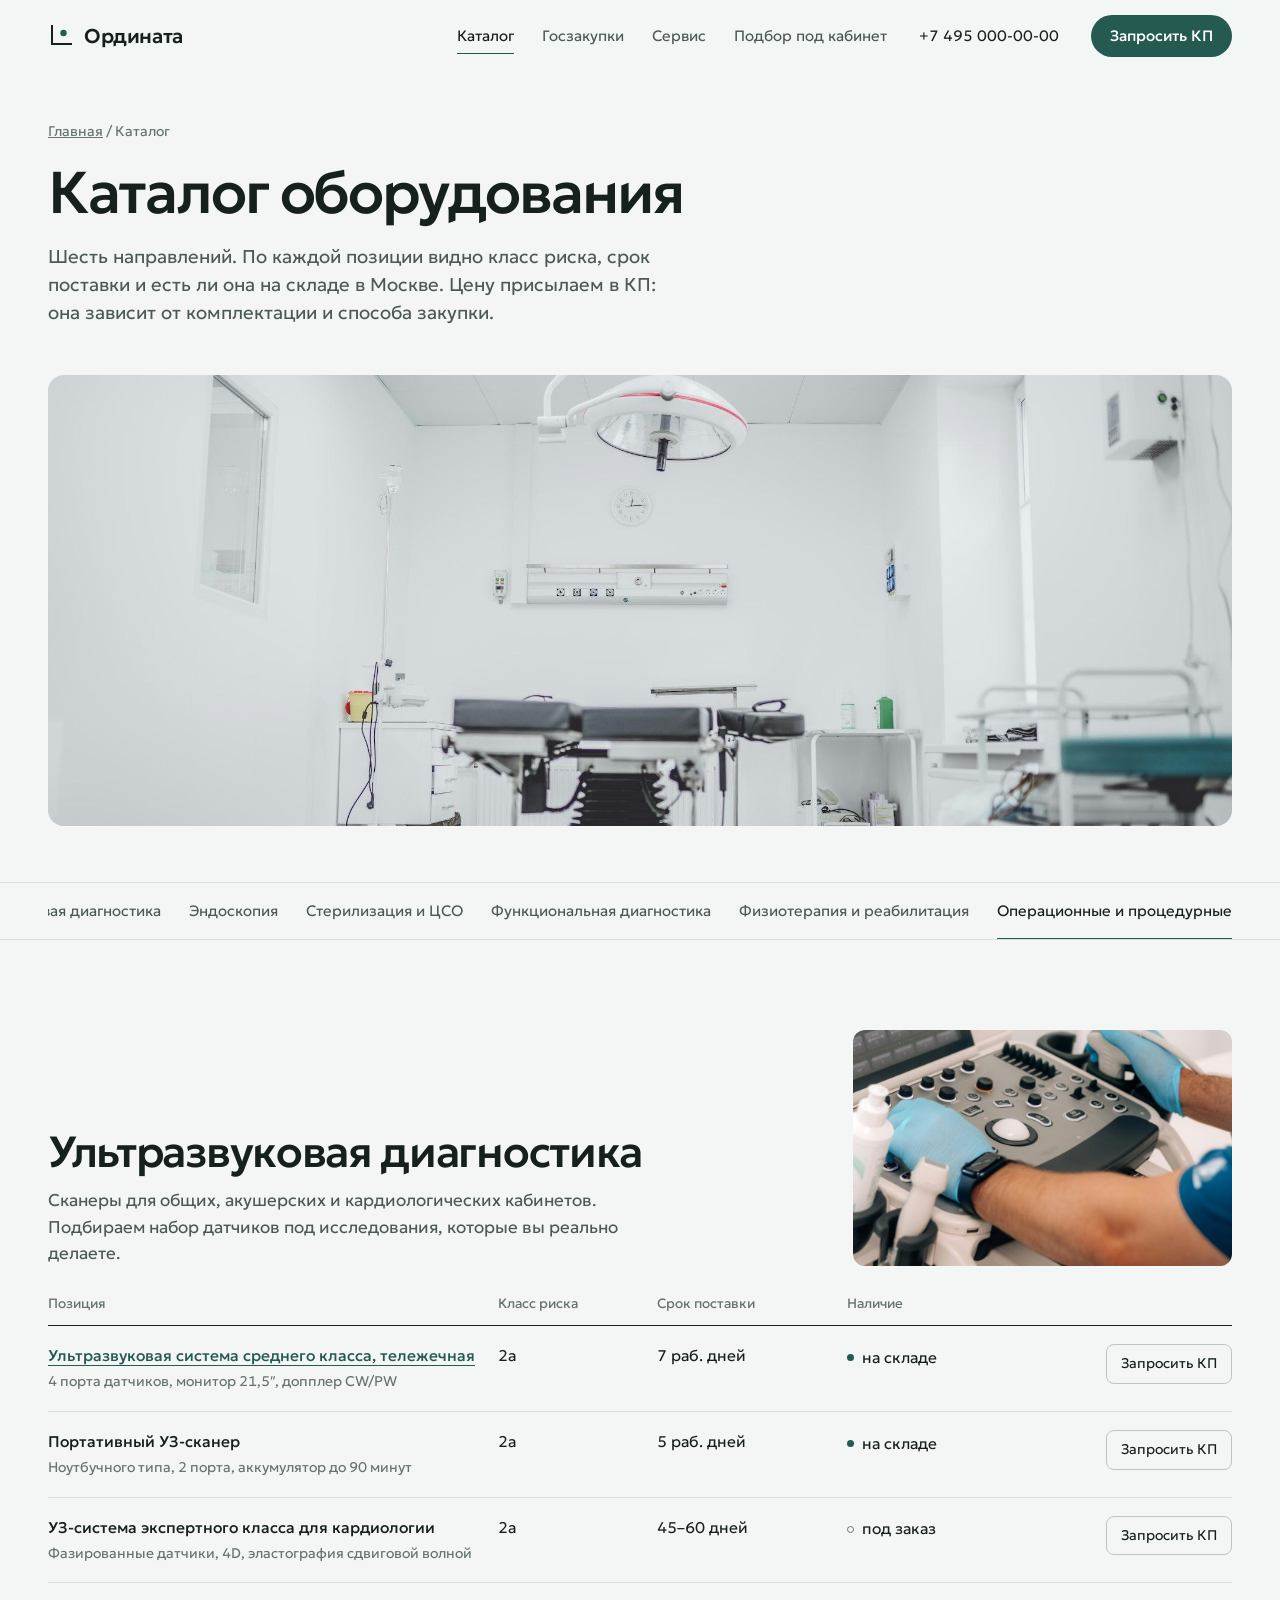
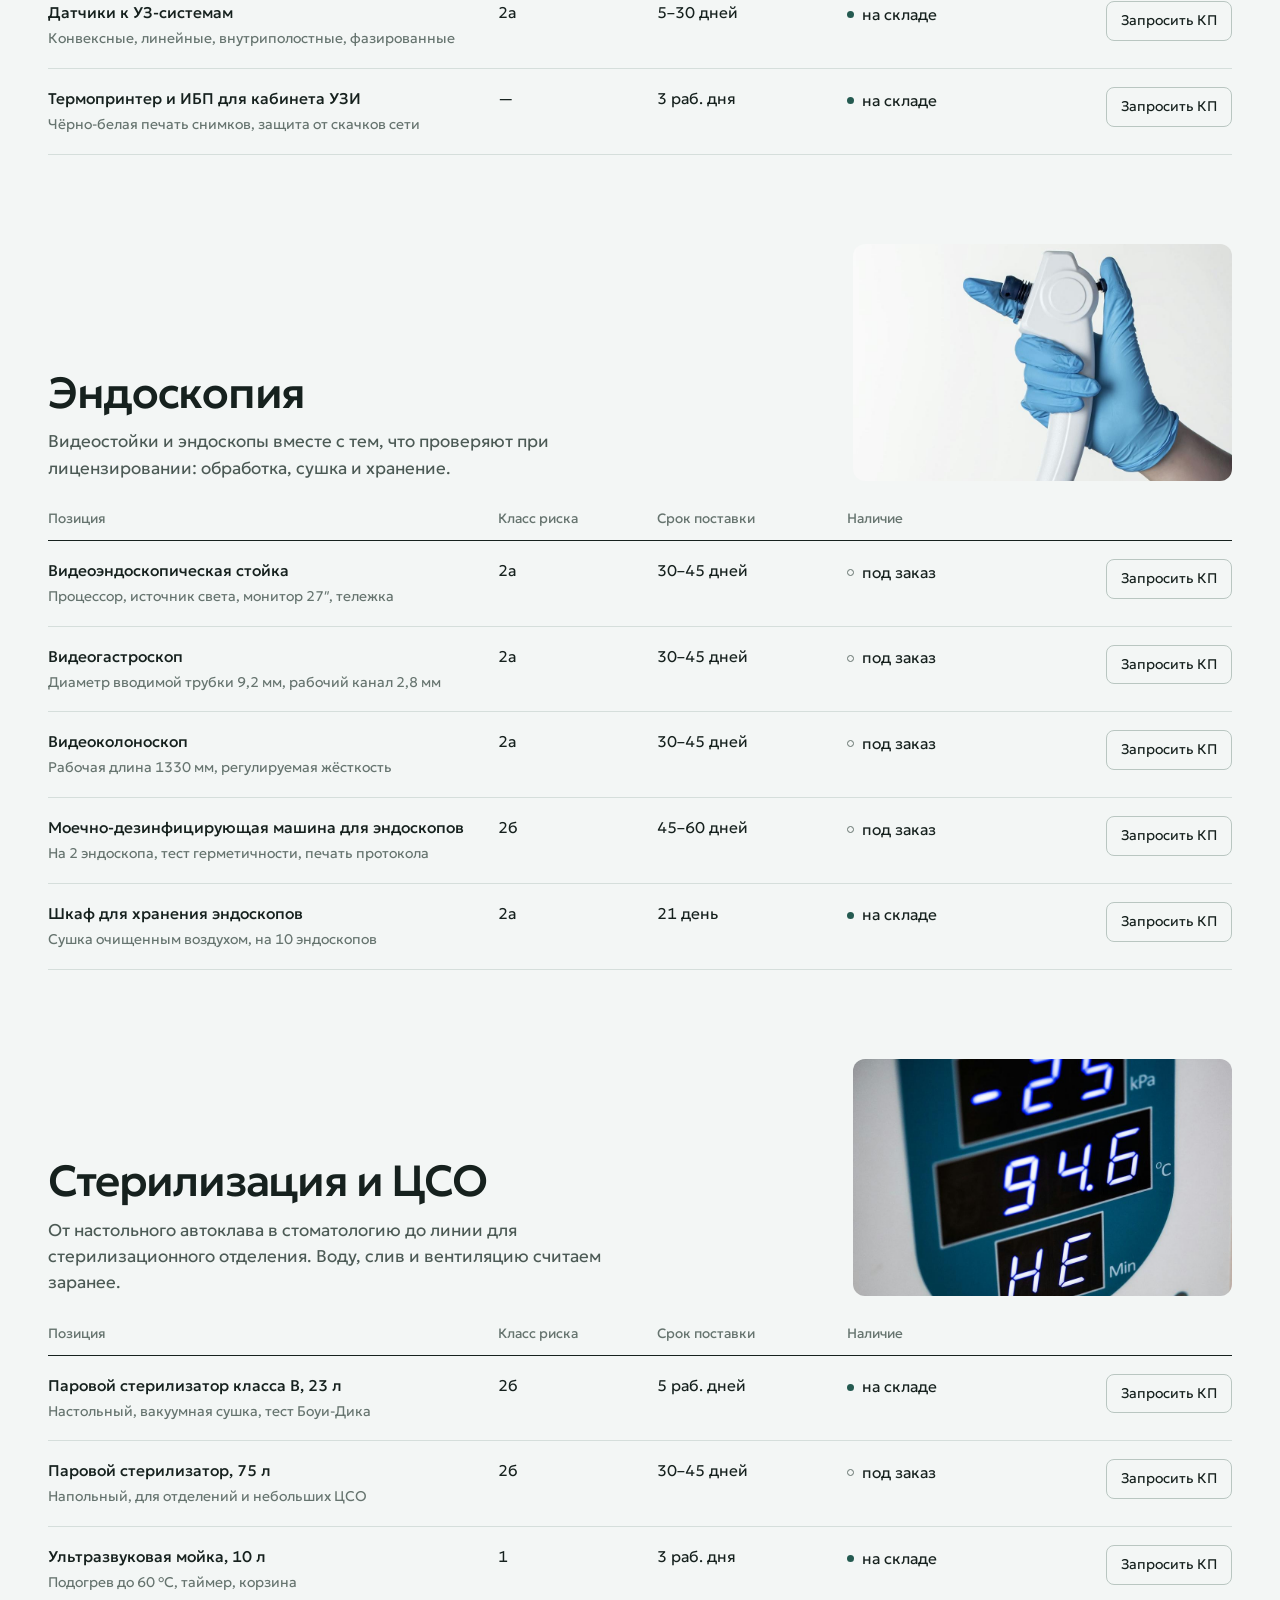
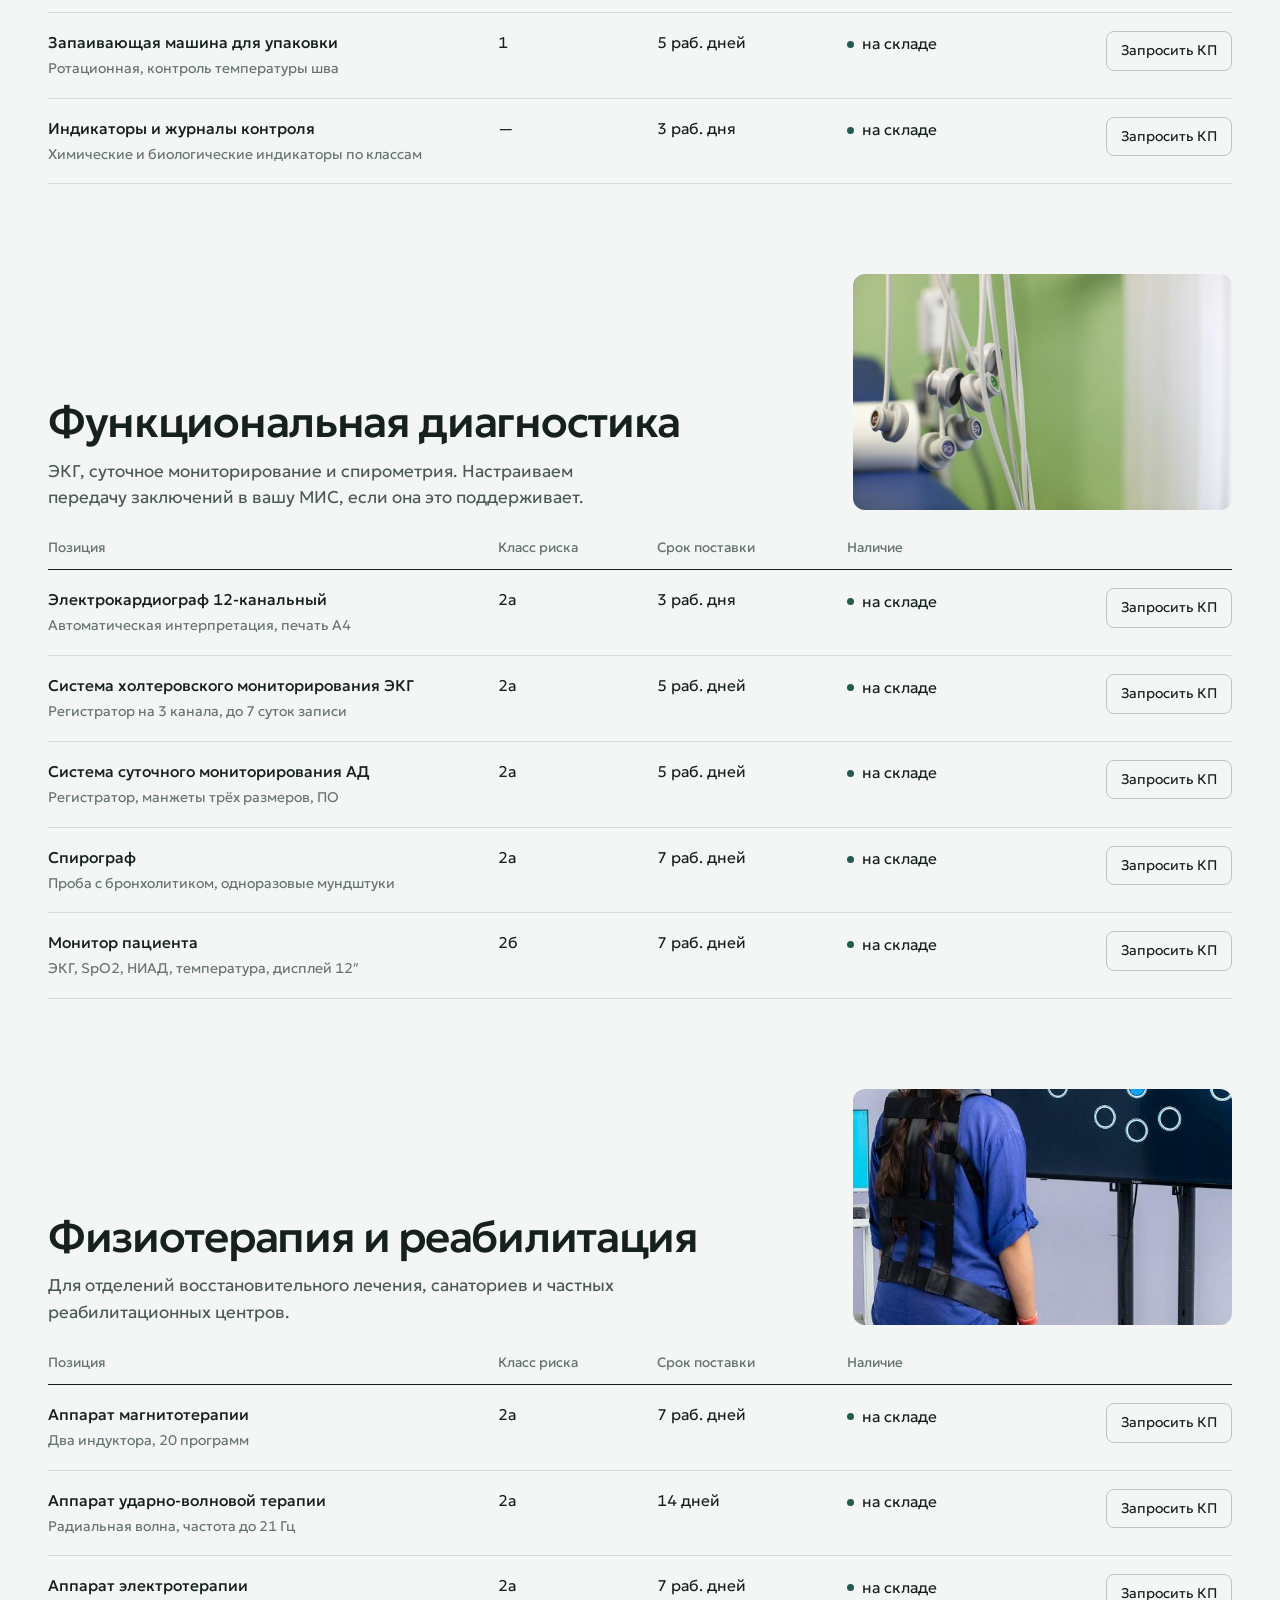
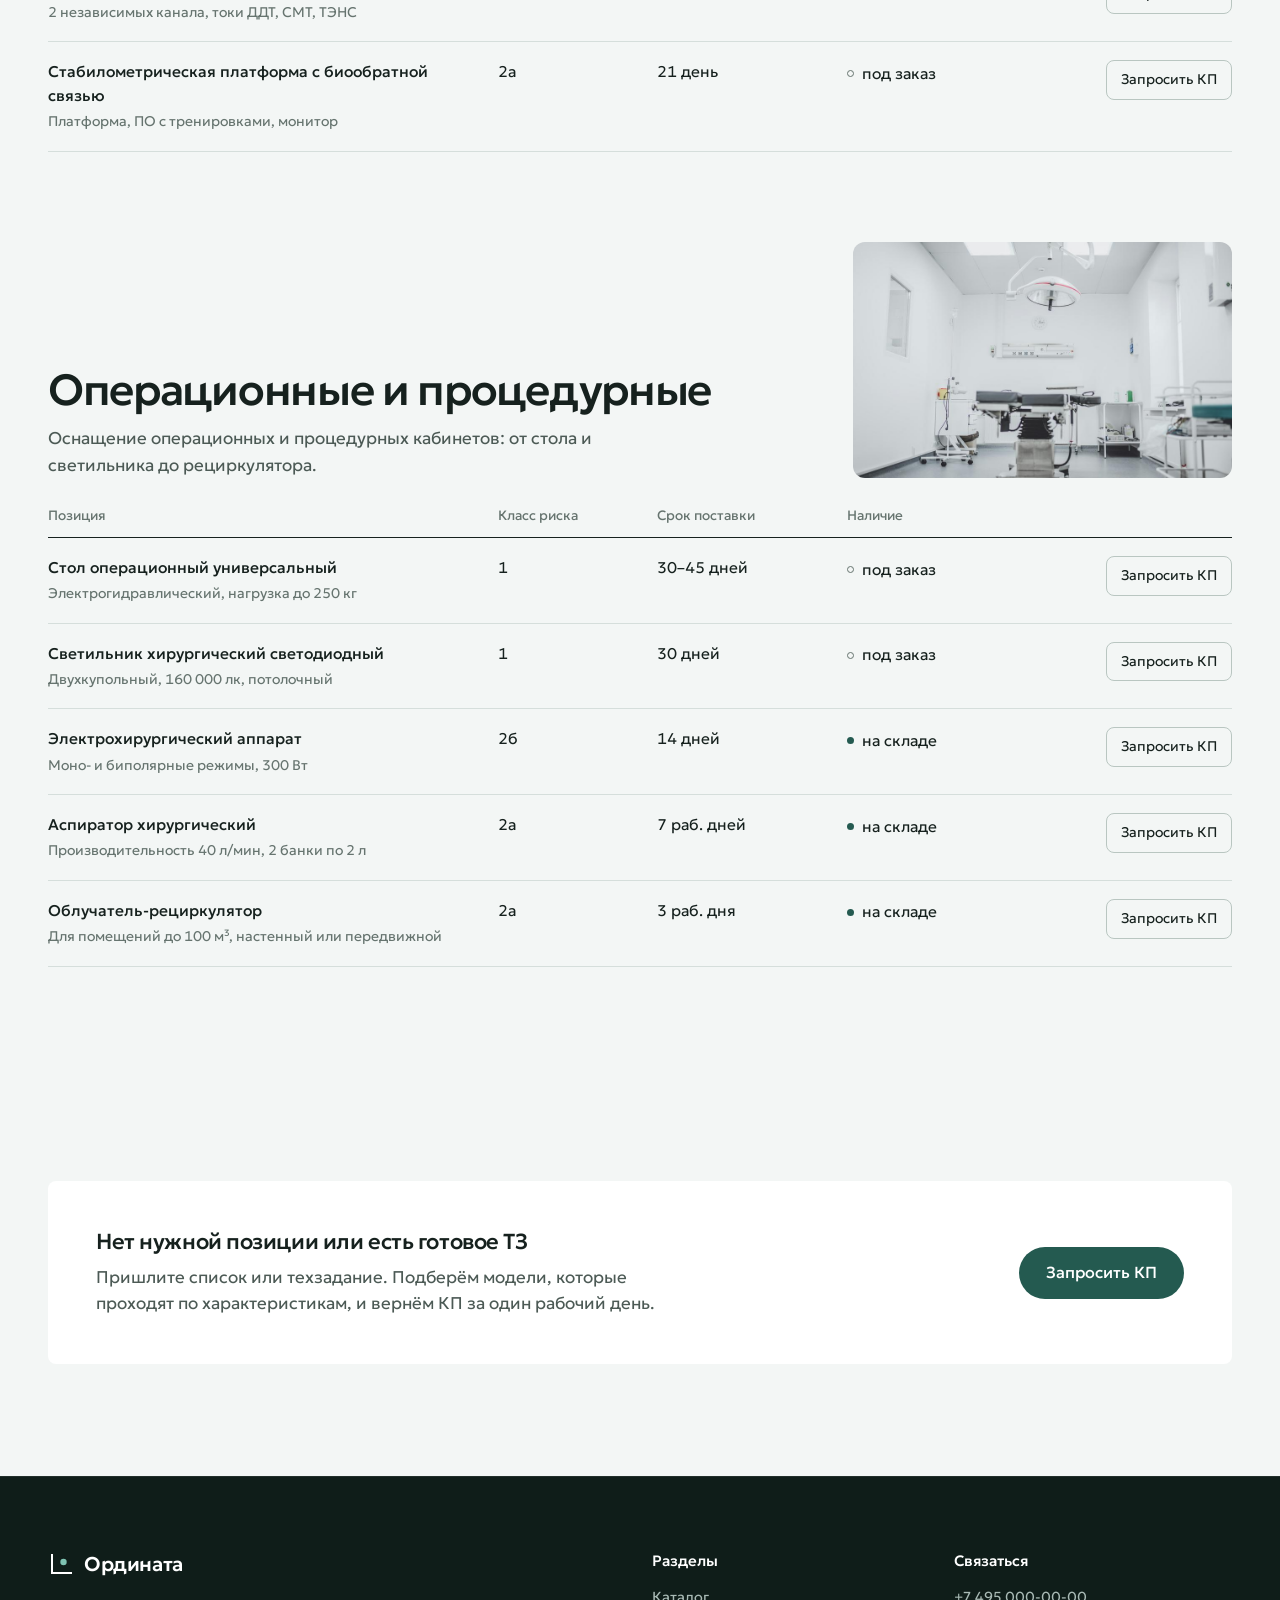
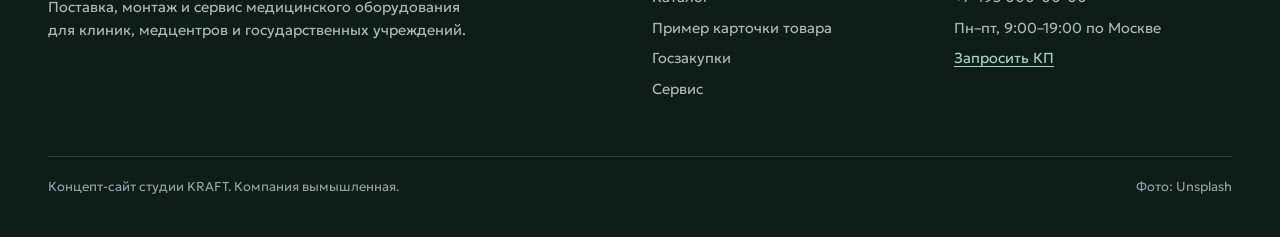
<file: medtech/catalog.html>
<!doctype html>
<html lang="ru">
<head>
<meta charset="utf-8">
<meta name="viewport" content="width=device-width, initial-scale=1">
<title>Каталог медицинского оборудования | Ордината</title>
<meta name="description" content="Каталог по направлениям: УЗИ, эндоскопия, стерилизация, функциональная диагностика, физиотерапия, операционные. Класс риска, срок поставки и наличие по каждой позиции.">
<meta property="og:type" content="website">
<meta property="og:title" content="Каталог медицинского оборудования | Ордината">
<meta property="og:description" content="Каталог по направлениям: УЗИ, эндоскопия, стерилизация, функциональная диагностика, физиотерапия, операционные. Класс риска, срок поставки и наличие по каждой позиции.">
<meta property="og:image" content="img/or-room-1000.jpg">
<meta property="og:locale" content="ru_RU">
<meta name="theme-color" content="#f3f6f5">
<link rel="icon" href="data:image/svg+xml,%3Csvg xmlns='http://www.w3.org/2000/svg' viewBox='0 0 32 32'%3E%3Crect width='32' height='32' rx='7' fill='%23245a50'/%3E%3Cpath d='M9 6v17h17' stroke='%23fff' stroke-width='2.4' fill='none'/%3E%3Ccircle cx='19.5' cy='13' r='3.4' fill='%23fff'/%3E%3C/svg%3E">
<link rel="preconnect" href="https://fonts.googleapis.com">
<link rel="preconnect" href="https://fonts.gstatic.com" crossorigin>
<link href="https://fonts.googleapis.com/css2?family=Geologica:CRSV,SHRP,wght@0..1,0..100,300..700&family=PT+Serif:wght@400;700&display=swap" rel="stylesheet">
<link rel="stylesheet" href="styles.css">
<script>document.documentElement.classList.add('js')</script>
</head>
<body>
<a class="skip" href="#main">Перейти к содержанию</a>

<header class="site-header">
  <div class="wrap header-row">
    <a class="logo" href="index.html" aria-label="Ордината, на главную">
      <svg viewBox="0 0 26 26" aria-hidden="true"><path d="M4 2v19h20" stroke="currentColor" stroke-width="2" fill="none"/><circle cx="15.5" cy="10" r="3.2" fill="#245a50"/></svg>
      Ордината
    </a>
    <nav class="nav" aria-label="Основное меню">
      <a href="catalog.html" aria-current="page">Каталог</a>
      <a href="index.html#zakupki">Госзакупки</a>
      <a href="index.html#service">Сервис</a>
      <a href="index.html#podbor">Подбор под кабинет</a>
    </nav>
    <a class="header-phone" href="tel:+74950000000">+7 495 000-00-00</a>
    <button class="btn btn-primary btn-small" type="button" data-kp>Запросить КП</button>
  </div>
</header>

<main id="main">
  <section class="cat-hero">
    <div class="wrap grid">
      <div class="cat-hero-copy">
        <nav class="crumbs" aria-label="Навигационная цепочка"><a href="index.html">Главная</a> / Каталог</nav>
        <h1 class="h1">Каталог оборудования</h1>
        <p class="lead">Шесть направлений. По каждой позиции видно класс риска, срок поставки и есть ли она на складе в Москве. Цену присылаем в КП: она зависит от комплектации и способа закупки.</p>
      </div>
    </div>
    <div class="wrap"><div class="cat-hero-img"><img src="img/or-room-1000.jpg" srcset="img/or-room-1000.jpg 1000w, img/or-room-2000.jpg 2000w" sizes="(max-width: 1340px) 100vw, 1240px" alt="Светлая операционная: стол, хирургический светильник, консоль газов на стене" width="2000" height="1125"></div></div>
  </section>

  <nav class="dir-nav" aria-label="Направления каталога">
    <div class="wrap">
      <ul>
        <li><a href="#uzi">Ультразвуковая диагностика</a></li>
        <li><a href="#endo">Эндоскопия</a></li>
        <li><a href="#steril">Стерилизация и ЦСО</a></li>
        <li><a href="#fd">Функциональная диагностика</a></li>
        <li><a href="#physio">Физиотерапия и реабилитация</a></li>
        <li><a href="#or">Операционные и процедурные</a></li>
      </ul>
    </div>
  </nav>

  <section class="cat-block" id="uzi" aria-labelledby="h-uzi">
    <div class="wrap">
      <div class="grid cat-head">
        <div class="cat-head-copy">
          <h2 class="h2" id="h-uzi">Ультразвуковая диагностика</h2>
          <p>Сканеры для общих, акушерских и кардиологических кабинетов. Подбираем набор датчиков под исследования, которые вы реально делаете.</p>
        </div>
        <div class="cat-head-img"><img src="img/uzi-console-1000.jpg" alt="Панель УЗ-аппарата и руки врача в перчатках" loading="lazy" width="1000" height="700" style="object-position:50% 50%"></div>
      </div>
      <div class="table-scroll">
        <table class="cat-table">
          <thead><tr><th scope="col">Позиция</th><th scope="col">Класс риска</th><th scope="col">Срок поставки</th><th scope="col">Наличие</th><th scope="col"><span class="visually-hidden">Действие</span></th></tr></thead>
          <tbody>
            <tr>
              <td class="name"><a href="product.html">Ультразвуковая система среднего класса, тележечная</a><small>4 порта датчиков, монитор 21,5″, допплер CW/PW</small></td>
              <td data-label="Класс риска">2а</td>
              <td data-label="Срок">7 раб. дней</td>
              <td data-label="Наличие"><span class="stock">на складе</span></td>
              <td><button class="row-btn" type="button" data-kp data-kp-item="Ультразвуковая система среднего класса, тележечная, 1 шт.">Запросить КП</button></td>
            </tr>
            <tr>
              <td class="name">Портативный УЗ-сканер<small>Ноутбучного типа, 2 порта, аккумулятор до 90 минут</small></td>
              <td data-label="Класс риска">2а</td>
              <td data-label="Срок">5 раб. дней</td>
              <td data-label="Наличие"><span class="stock">на складе</span></td>
              <td><button class="row-btn" type="button" data-kp data-kp-item="Портативный УЗ-сканер, 1 шт.">Запросить КП</button></td>
            </tr>
            <tr>
              <td class="name">УЗ-система экспертного класса для кардиологии<small>Фазированные датчики, 4D, эластография сдвиговой волной</small></td>
              <td data-label="Класс риска">2а</td>
              <td data-label="Срок">45–60 дней</td>
              <td data-label="Наличие"><span class="stock order">под заказ</span></td>
              <td><button class="row-btn" type="button" data-kp data-kp-item="УЗ-система экспертного класса для кардиологии, 1 шт.">Запросить КП</button></td>
            </tr>
            <tr>
              <td class="name">Датчики к УЗ-системам<small>Конвексные, линейные, внутриполостные, фазированные</small></td>
              <td data-label="Класс риска">2а</td>
              <td data-label="Срок">5–30 дней</td>
              <td data-label="Наличие"><span class="stock">на складе</span></td>
              <td><button class="row-btn" type="button" data-kp data-kp-item="Датчики к УЗ-системам, 1 шт.">Запросить КП</button></td>
            </tr>
            <tr>
              <td class="name">Термопринтер и ИБП для кабинета УЗИ<small>Чёрно-белая печать снимков, защита от скачков сети</small></td>
              <td data-label="Класс риска">—</td>
              <td data-label="Срок">3 раб. дня</td>
              <td data-label="Наличие"><span class="stock">на складе</span></td>
              <td><button class="row-btn" type="button" data-kp data-kp-item="Термопринтер и ИБП для кабинета УЗИ, 1 шт.">Запросить КП</button></td>
            </tr>
          </tbody>
        </table>
      </div>
    </div>
  </section>
  <section class="cat-block" id="endo" aria-labelledby="h-endo">
    <div class="wrap">
      <div class="grid cat-head">
        <div class="cat-head-copy">
          <h2 class="h2" id="h-endo">Эндоскопия</h2>
          <p>Видеостойки и эндоскопы вместе с тем, что проверяют при лицензировании: обработка, сушка и хранение.</p>
        </div>
        <div class="cat-head-img"><img src="img/card-endo-1000.jpg" alt="Рукоять гибкого эндоскопа в руке в синей перчатке" loading="lazy" width="1000" height="700" style="object-position:60% 40%"></div>
      </div>
      <div class="table-scroll">
        <table class="cat-table">
          <thead><tr><th scope="col">Позиция</th><th scope="col">Класс риска</th><th scope="col">Срок поставки</th><th scope="col">Наличие</th><th scope="col"><span class="visually-hidden">Действие</span></th></tr></thead>
          <tbody>
            <tr>
              <td class="name">Видеоэндоскопическая стойка<small>Процессор, источник света, монитор 27″, тележка</small></td>
              <td data-label="Класс риска">2а</td>
              <td data-label="Срок">30–45 дней</td>
              <td data-label="Наличие"><span class="stock order">под заказ</span></td>
              <td><button class="row-btn" type="button" data-kp data-kp-item="Видеоэндоскопическая стойка, 1 шт.">Запросить КП</button></td>
            </tr>
            <tr>
              <td class="name">Видеогастроскоп<small>Диаметр вводимой трубки 9,2 мм, рабочий канал 2,8 мм</small></td>
              <td data-label="Класс риска">2а</td>
              <td data-label="Срок">30–45 дней</td>
              <td data-label="Наличие"><span class="stock order">под заказ</span></td>
              <td><button class="row-btn" type="button" data-kp data-kp-item="Видеогастроскоп, 1 шт.">Запросить КП</button></td>
            </tr>
            <tr>
              <td class="name">Видеоколоноскоп<small>Рабочая длина 1330 мм, регулируемая жёсткость</small></td>
              <td data-label="Класс риска">2а</td>
              <td data-label="Срок">30–45 дней</td>
              <td data-label="Наличие"><span class="stock order">под заказ</span></td>
              <td><button class="row-btn" type="button" data-kp data-kp-item="Видеоколоноскоп, 1 шт.">Запросить КП</button></td>
            </tr>
            <tr>
              <td class="name">Моечно-дезинфицирующая машина для эндоскопов<small>На 2 эндоскопа, тест герметичности, печать протокола</small></td>
              <td data-label="Класс риска">2б</td>
              <td data-label="Срок">45–60 дней</td>
              <td data-label="Наличие"><span class="stock order">под заказ</span></td>
              <td><button class="row-btn" type="button" data-kp data-kp-item="Моечно-дезинфицирующая машина для эндоскопов, 1 шт.">Запросить КП</button></td>
            </tr>
            <tr>
              <td class="name">Шкаф для хранения эндоскопов<small>Сушка очищенным воздухом, на 10 эндоскопов</small></td>
              <td data-label="Класс риска">2а</td>
              <td data-label="Срок">21 день</td>
              <td data-label="Наличие"><span class="stock">на складе</span></td>
              <td><button class="row-btn" type="button" data-kp data-kp-item="Шкаф для хранения эндоскопов, 1 шт.">Запросить КП</button></td>
            </tr>
          </tbody>
        </table>
      </div>
    </div>
  </section>
  <section class="cat-block" id="steril" aria-labelledby="h-steril">
    <div class="wrap">
      <div class="grid cat-head">
        <div class="cat-head-copy">
          <h2 class="h2" id="h-steril">Стерилизация и ЦСО</h2>
          <p>От настольного автоклава в стоматологию до линии для стерилизационного отделения. Воду, слив и вентиляцию считаем заранее.</p>
        </div>
        <div class="cat-head-img"><img src="img/card-steril-1000.jpg" alt="Панель парового стерилизатора с режимами 121 и 134 градуса" loading="lazy" width="1000" height="700" style="object-position:50% 30%"></div>
      </div>
      <div class="table-scroll">
        <table class="cat-table">
          <thead><tr><th scope="col">Позиция</th><th scope="col">Класс риска</th><th scope="col">Срок поставки</th><th scope="col">Наличие</th><th scope="col"><span class="visually-hidden">Действие</span></th></tr></thead>
          <tbody>
            <tr>
              <td class="name">Паровой стерилизатор класса B, 23 л<small>Настольный, вакуумная сушка, тест Боуи-Дика</small></td>
              <td data-label="Класс риска">2б</td>
              <td data-label="Срок">5 раб. дней</td>
              <td data-label="Наличие"><span class="stock">на складе</span></td>
              <td><button class="row-btn" type="button" data-kp data-kp-item="Паровой стерилизатор класса B, 23 л, 1 шт.">Запросить КП</button></td>
            </tr>
            <tr>
              <td class="name">Паровой стерилизатор, 75 л<small>Напольный, для отделений и небольших ЦСО</small></td>
              <td data-label="Класс риска">2б</td>
              <td data-label="Срок">30–45 дней</td>
              <td data-label="Наличие"><span class="stock order">под заказ</span></td>
              <td><button class="row-btn" type="button" data-kp data-kp-item="Паровой стерилизатор, 75 л, 1 шт.">Запросить КП</button></td>
            </tr>
            <tr>
              <td class="name">Ультразвуковая мойка, 10 л<small>Подогрев до 60 °C, таймер, корзина</small></td>
              <td data-label="Класс риска">1</td>
              <td data-label="Срок">3 раб. дня</td>
              <td data-label="Наличие"><span class="stock">на складе</span></td>
              <td><button class="row-btn" type="button" data-kp data-kp-item="Ультразвуковая мойка, 10 л, 1 шт.">Запросить КП</button></td>
            </tr>
            <tr>
              <td class="name">Запаивающая машина для упаковки<small>Ротационная, контроль температуры шва</small></td>
              <td data-label="Класс риска">1</td>
              <td data-label="Срок">5 раб. дней</td>
              <td data-label="Наличие"><span class="stock">на складе</span></td>
              <td><button class="row-btn" type="button" data-kp data-kp-item="Запаивающая машина для упаковки, 1 шт.">Запросить КП</button></td>
            </tr>
            <tr>
              <td class="name">Индикаторы и журналы контроля<small>Химические и биологические индикаторы по классам</small></td>
              <td data-label="Класс риска">—</td>
              <td data-label="Срок">3 раб. дня</td>
              <td data-label="Наличие"><span class="stock">на складе</span></td>
              <td><button class="row-btn" type="button" data-kp data-kp-item="Индикаторы и журналы контроля, 1 шт.">Запросить КП</button></td>
            </tr>
          </tbody>
        </table>
      </div>
    </div>
  </section>
  <section class="cat-block" id="fd" aria-labelledby="h-fd">
    <div class="wrap">
      <div class="grid cat-head">
        <div class="cat-head-copy">
          <h2 class="h2" id="h-fd">Функциональная диагностика</h2>
          <p>ЭКГ, суточное мониторирование и спирометрия. Настраиваем передачу заключений в вашу МИС, если она это поддерживает.</p>
        </div>
        <div class="cat-head-img"><img src="img/card-ecg-1000.jpg" alt="Грудные электроды электрокардиографа C4, C5, C6" loading="lazy" width="1000" height="700" style="object-position:25% 50%"></div>
      </div>
      <div class="table-scroll">
        <table class="cat-table">
          <thead><tr><th scope="col">Позиция</th><th scope="col">Класс риска</th><th scope="col">Срок поставки</th><th scope="col">Наличие</th><th scope="col"><span class="visually-hidden">Действие</span></th></tr></thead>
          <tbody>
            <tr>
              <td class="name">Электрокардиограф 12-канальный<small>Автоматическая интерпретация, печать А4</small></td>
              <td data-label="Класс риска">2а</td>
              <td data-label="Срок">3 раб. дня</td>
              <td data-label="Наличие"><span class="stock">на складе</span></td>
              <td><button class="row-btn" type="button" data-kp data-kp-item="Электрокардиограф 12-канальный, 1 шт.">Запросить КП</button></td>
            </tr>
            <tr>
              <td class="name">Система холтеровского мониторирования ЭКГ<small>Регистратор на 3 канала, до 7 суток записи</small></td>
              <td data-label="Класс риска">2а</td>
              <td data-label="Срок">5 раб. дней</td>
              <td data-label="Наличие"><span class="stock">на складе</span></td>
              <td><button class="row-btn" type="button" data-kp data-kp-item="Система холтеровского мониторирования ЭКГ, 1 шт.">Запросить КП</button></td>
            </tr>
            <tr>
              <td class="name">Система суточного мониторирования АД<small>Регистратор, манжеты трёх размеров, ПО</small></td>
              <td data-label="Класс риска">2а</td>
              <td data-label="Срок">5 раб. дней</td>
              <td data-label="Наличие"><span class="stock">на складе</span></td>
              <td><button class="row-btn" type="button" data-kp data-kp-item="Система суточного мониторирования АД, 1 шт.">Запросить КП</button></td>
            </tr>
            <tr>
              <td class="name">Спирограф<small>Проба с бронхолитиком, одноразовые мундштуки</small></td>
              <td data-label="Класс риска">2а</td>
              <td data-label="Срок">7 раб. дней</td>
              <td data-label="Наличие"><span class="stock">на складе</span></td>
              <td><button class="row-btn" type="button" data-kp data-kp-item="Спирограф, 1 шт.">Запросить КП</button></td>
            </tr>
            <tr>
              <td class="name">Монитор пациента<small>ЭКГ, SpO2, НИАД, температура, дисплей 12″</small></td>
              <td data-label="Класс риска">2б</td>
              <td data-label="Срок">7 раб. дней</td>
              <td data-label="Наличие"><span class="stock">на складе</span></td>
              <td><button class="row-btn" type="button" data-kp data-kp-item="Монитор пациента, 1 шт.">Запросить КП</button></td>
            </tr>
          </tbody>
        </table>
      </div>
    </div>
  </section>
  <section class="cat-block" id="physio" aria-labelledby="h-physio">
    <div class="wrap">
      <div class="grid cat-head">
        <div class="cat-head-copy">
          <h2 class="h2" id="h-physio">Физиотерапия и реабилитация</h2>
          <p>Для отделений восстановительного лечения, санаториев и частных реабилитационных центров.</p>
        </div>
        <div class="cat-head-img"><img src="img/card-physio.jpg" alt="Пациентка на стабилометрической платформе" loading="lazy" width="1000" height="700" style="object-position:50% 25%"></div>
      </div>
      <div class="table-scroll">
        <table class="cat-table">
          <thead><tr><th scope="col">Позиция</th><th scope="col">Класс риска</th><th scope="col">Срок поставки</th><th scope="col">Наличие</th><th scope="col"><span class="visually-hidden">Действие</span></th></tr></thead>
          <tbody>
            <tr>
              <td class="name">Аппарат магнитотерапии<small>Два индуктора, 20 программ</small></td>
              <td data-label="Класс риска">2а</td>
              <td data-label="Срок">7 раб. дней</td>
              <td data-label="Наличие"><span class="stock">на складе</span></td>
              <td><button class="row-btn" type="button" data-kp data-kp-item="Аппарат магнитотерапии, 1 шт.">Запросить КП</button></td>
            </tr>
            <tr>
              <td class="name">Аппарат ударно-волновой терапии<small>Радиальная волна, частота до 21 Гц</small></td>
              <td data-label="Класс риска">2а</td>
              <td data-label="Срок">14 дней</td>
              <td data-label="Наличие"><span class="stock">на складе</span></td>
              <td><button class="row-btn" type="button" data-kp data-kp-item="Аппарат ударно-волновой терапии, 1 шт.">Запросить КП</button></td>
            </tr>
            <tr>
              <td class="name">Аппарат электротерапии<small>2 независимых канала, токи ДДТ, СМТ, ТЭНС</small></td>
              <td data-label="Класс риска">2а</td>
              <td data-label="Срок">7 раб. дней</td>
              <td data-label="Наличие"><span class="stock">на складе</span></td>
              <td><button class="row-btn" type="button" data-kp data-kp-item="Аппарат электротерапии, 1 шт.">Запросить КП</button></td>
            </tr>
            <tr>
              <td class="name">Стабилометрическая платформа с биообратной связью<small>Платформа, ПО с тренировками, монитор</small></td>
              <td data-label="Класс риска">2а</td>
              <td data-label="Срок">21 день</td>
              <td data-label="Наличие"><span class="stock order">под заказ</span></td>
              <td><button class="row-btn" type="button" data-kp data-kp-item="Стабилометрическая платформа с биообратной связью, 1 шт.">Запросить КП</button></td>
            </tr>
          </tbody>
        </table>
      </div>
    </div>
  </section>
  <section class="cat-block" id="or" aria-labelledby="h-or">
    <div class="wrap">
      <div class="grid cat-head">
        <div class="cat-head-copy">
          <h2 class="h2" id="h-or">Операционные и процедурные</h2>
          <p>Оснащение операционных и процедурных кабинетов: от стола и светильника до рециркулятора.</p>
        </div>
        <div class="cat-head-img"><img src="img/or-room-1000.jpg" alt="Операционная: стол, хирургический светильник, консоль газов" loading="lazy" width="1000" height="700" style="object-position:50% 50%"></div>
      </div>
      <div class="table-scroll">
        <table class="cat-table">
          <thead><tr><th scope="col">Позиция</th><th scope="col">Класс риска</th><th scope="col">Срок поставки</th><th scope="col">Наличие</th><th scope="col"><span class="visually-hidden">Действие</span></th></tr></thead>
          <tbody>
            <tr>
              <td class="name">Стол операционный универсальный<small>Электрогидравлический, нагрузка до 250 кг</small></td>
              <td data-label="Класс риска">1</td>
              <td data-label="Срок">30–45 дней</td>
              <td data-label="Наличие"><span class="stock order">под заказ</span></td>
              <td><button class="row-btn" type="button" data-kp data-kp-item="Стол операционный универсальный, 1 шт.">Запросить КП</button></td>
            </tr>
            <tr>
              <td class="name">Светильник хирургический светодиодный<small>Двухкупольный, 160 000 лк, потолочный</small></td>
              <td data-label="Класс риска">1</td>
              <td data-label="Срок">30 дней</td>
              <td data-label="Наличие"><span class="stock order">под заказ</span></td>
              <td><button class="row-btn" type="button" data-kp data-kp-item="Светильник хирургический светодиодный, 1 шт.">Запросить КП</button></td>
            </tr>
            <tr>
              <td class="name">Электрохирургический аппарат<small>Моно- и биполярные режимы, 300 Вт</small></td>
              <td data-label="Класс риска">2б</td>
              <td data-label="Срок">14 дней</td>
              <td data-label="Наличие"><span class="stock">на складе</span></td>
              <td><button class="row-btn" type="button" data-kp data-kp-item="Электрохирургический аппарат, 1 шт.">Запросить КП</button></td>
            </tr>
            <tr>
              <td class="name">Аспиратор хирургический<small>Производительность 40 л/мин, 2 банки по 2 л</small></td>
              <td data-label="Класс риска">2а</td>
              <td data-label="Срок">7 раб. дней</td>
              <td data-label="Наличие"><span class="stock">на складе</span></td>
              <td><button class="row-btn" type="button" data-kp data-kp-item="Аспиратор хирургический, 1 шт.">Запросить КП</button></td>
            </tr>
            <tr>
              <td class="name">Облучатель-рециркулятор<small>Для помещений до 100 м³, настенный или передвижной</small></td>
              <td data-label="Класс риска">2а</td>
              <td data-label="Срок">3 раб. дня</td>
              <td data-label="Наличие"><span class="stock">на складе</span></td>
              <td><button class="row-btn" type="button" data-kp data-kp-item="Облучатель-рециркулятор, 1 шт.">Запросить КП</button></td>
            </tr>
          </tbody>
        </table>
      </div>
    </div>
  </section>

  <section class="section">
    <div class="wrap">
      <div class="cat-cta">
        <div>
          <h2 class="h3">Нет нужной позиции или есть готовое ТЗ</h2>
          <p>Пришлите список или техзадание. Подберём модели, которые проходят по характеристикам, и вернём КП за один рабочий день.</p>
        </div>
        <button class="btn btn-primary" type="button" data-kp>Запросить КП</button>
      </div>
    </div>
  </section>
</main>

<footer class="site-footer on-dark">
  <div class="wrap">
    <div class="grid footer-grid">
      <div>
        <a class="logo" href="index.html">
          <svg viewBox="0 0 26 26" aria-hidden="true"><path d="M4 2v19h20" stroke="currentColor" stroke-width="2" fill="none"/><circle cx="15.5" cy="10" r="3.2"/></svg>
          Ордината
        </a>
        <p>Поставка, монтаж и сервис медицинского оборудования для клиник, медцентров и государственных учреждений.</p>
      </div>
      <div>
        <h2>Разделы</h2>
        <ul>
          <li><a href="catalog.html">Каталог</a></li>
          <li><a href="product.html">Пример карточки товара</a></li>
          <li><a href="index.html#zakupki">Госзакупки</a></li>
          <li><a href="index.html#service">Сервис</a></li>
        </ul>
      </div>
      <div>
        <h2>Связаться</h2>
        <ul>
          <li><a href="tel:+74950000000">+7 495 000-00-00</a></li>
          <li>Пн–пт, 9:00–19:00 по Москве</li>
          <li><button class="footer-kp" type="button" data-kp>Запросить КП</button></li>
        </ul>
      </div>
    </div>
    <div class="footer-legal">
      <span>Концепт-сайт студии KRAFT. Компания вымышленная.</span>
      <span>Фото: Unsplash</span>
    </div>
  </div>
</footer>

<dialog class="kp-dialog" id="kp-dialog" aria-labelledby="kp-dialog-title">
  <div class="dialog-inner">
    <button class="dialog-close" type="button" data-close aria-label="Закрыть">
      <svg width="18" height="18" viewBox="0 0 18 18" aria-hidden="true"><path d="M3 3l12 12M15 3L3 15" stroke="currentColor" stroke-width="1.6"/></svg>
    </button>
    <div id="kp-form-wrap">
      <h2 id="kp-dialog-title">Запросить КП</h2>
      <p>Пришлём коммерческое предложение с документами и сроками в течение одного рабочего дня.</p>
      <form id="kp-form" novalidate>
        <div class="field" data-required>
          <label for="kp-what">Что нужно</label>
          <textarea class="textarea" id="kp-what" name="what" required placeholder="Например: аппарат УЗИ с конвексным и линейным датчиком, 1 шт."></textarea>
          <span class="error-msg">Напишите хотя бы название оборудования.</span>
        </div>
        <div class="field" data-required data-contact>
          <label for="kp-contact">Телефон или почта</label>
          <input class="input" id="kp-contact" name="contact" type="text" autocomplete="email" required>
          <span class="error-msg">Нужен телефон из 10–11 цифр или адрес почты.</span>
        </div>
        <div class="field">
          <label class="check"><input type="checkbox" name="gov"> КП нужно для обоснования НМЦК по 44-ФЗ или 223-ФЗ</label>
        </div>
        <button class="btn btn-primary" type="submit" style="width:100%">Запросить КП</button>
      </form>
    </div>
    <div class="sent" id="kp-sent" hidden tabindex="-1">
      <h3>КП запрошено</h3>
      <p>Это демо, заявка никуда не ушла.</p>
      <p>На рабочем сайте КП пришло бы на указанный контакт в течение одного рабочего дня.</p>
      <button class="btn btn-ghost btn-small" type="button" data-close>Закрыть</button>
    </div>
  </div>
</dialog>

<script src="main.js"></script>
</body>
</html>
</file>
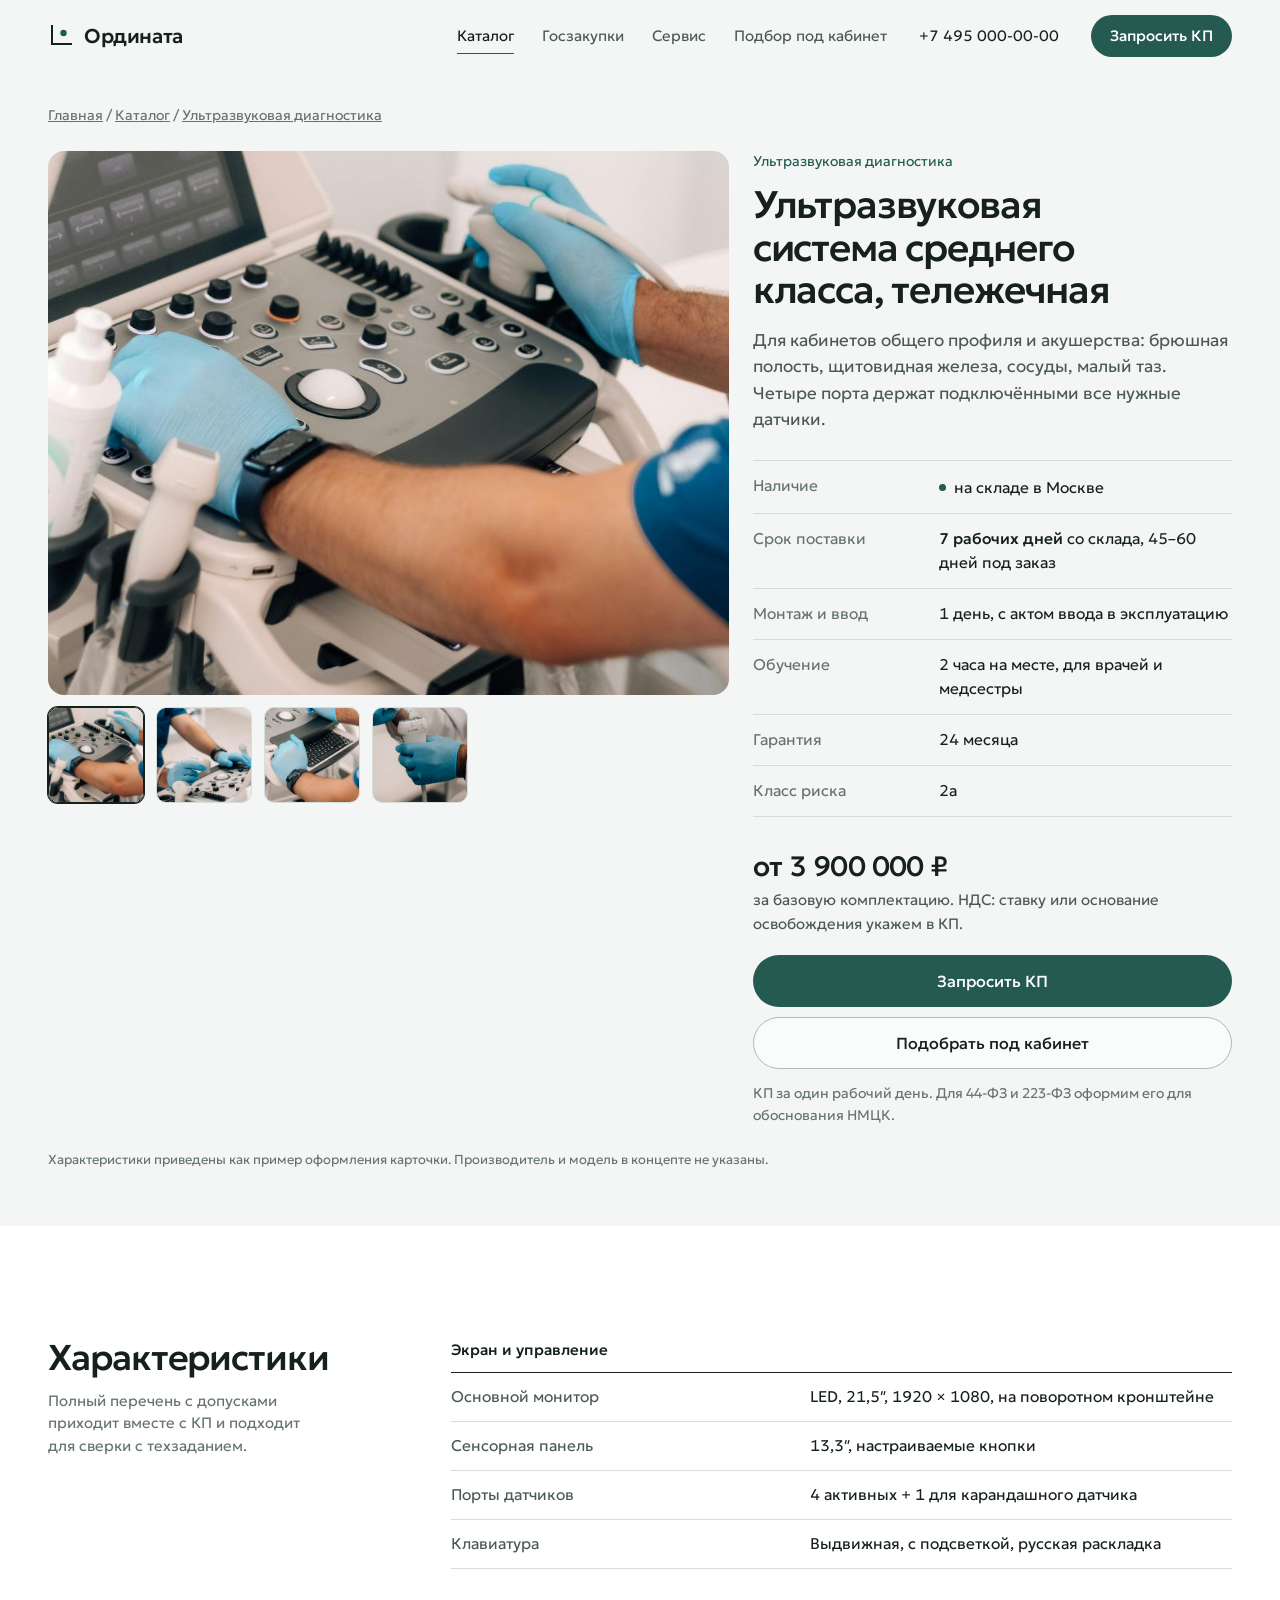
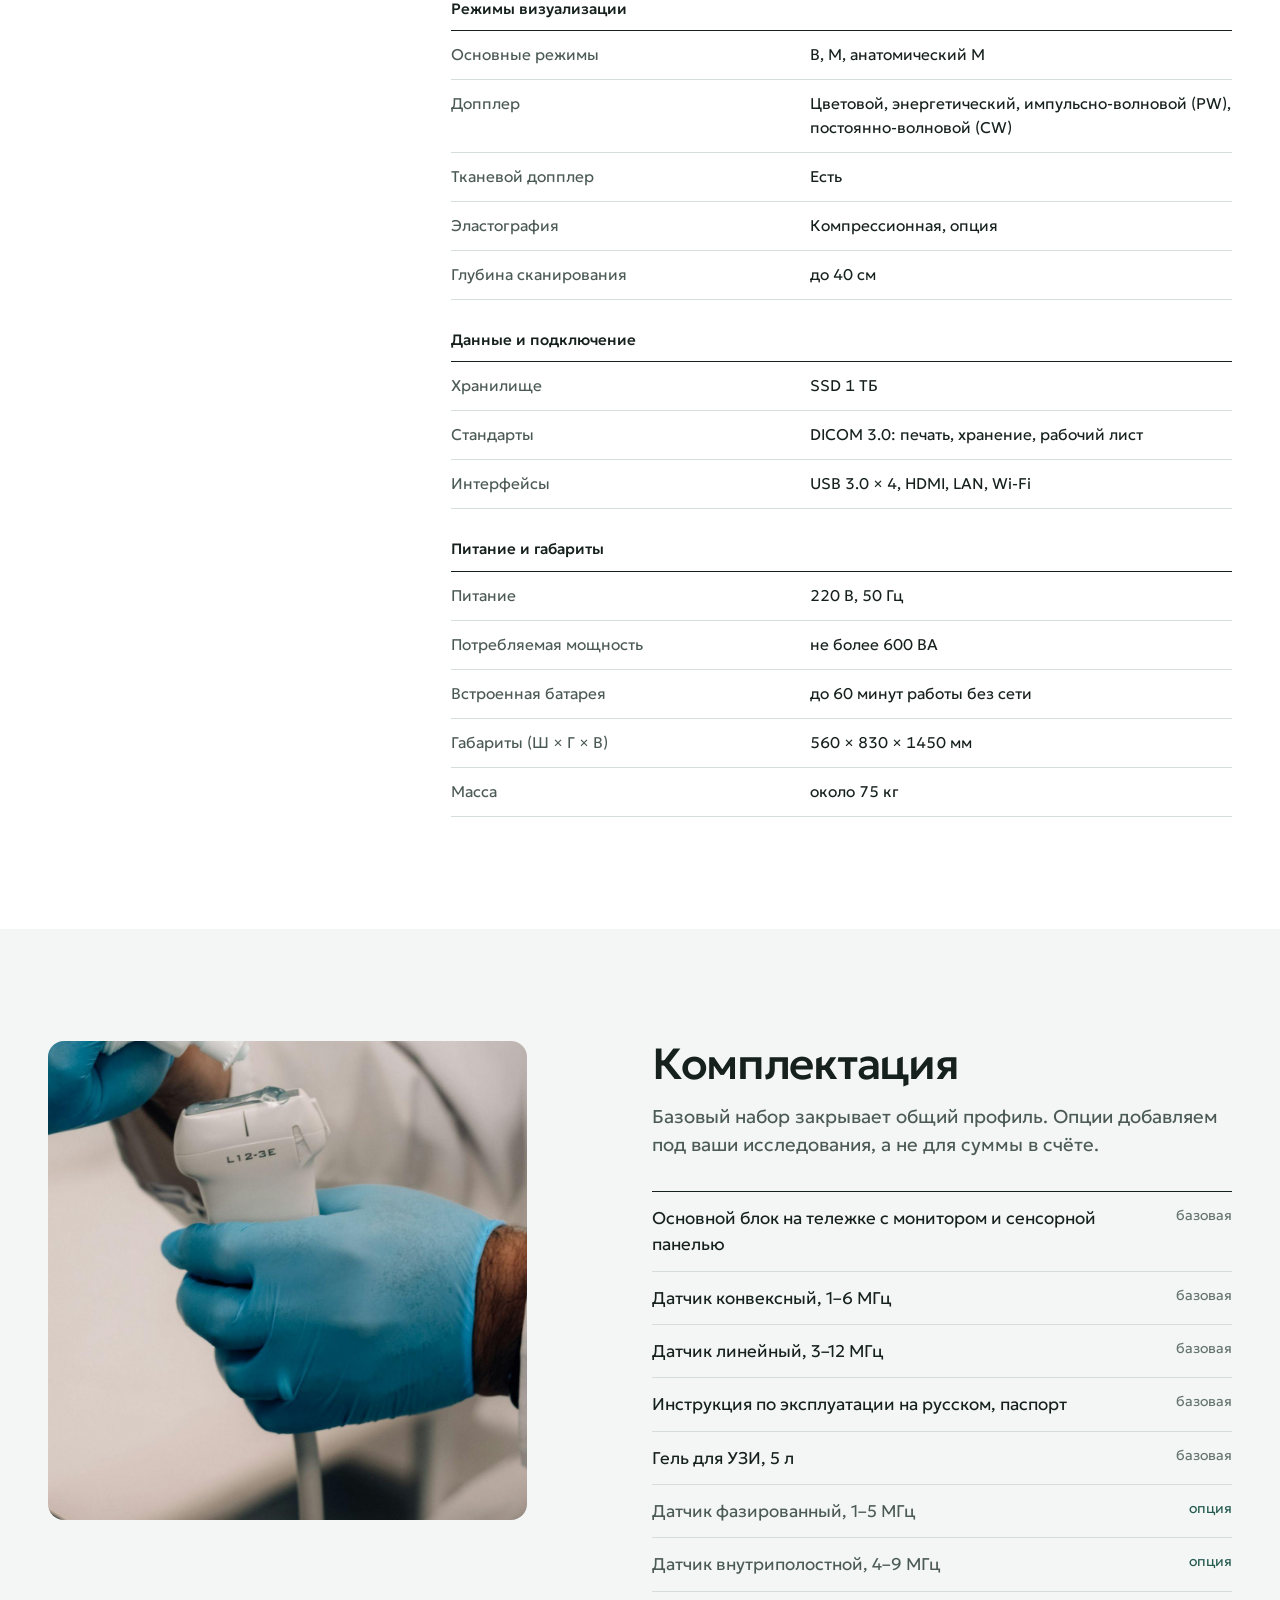
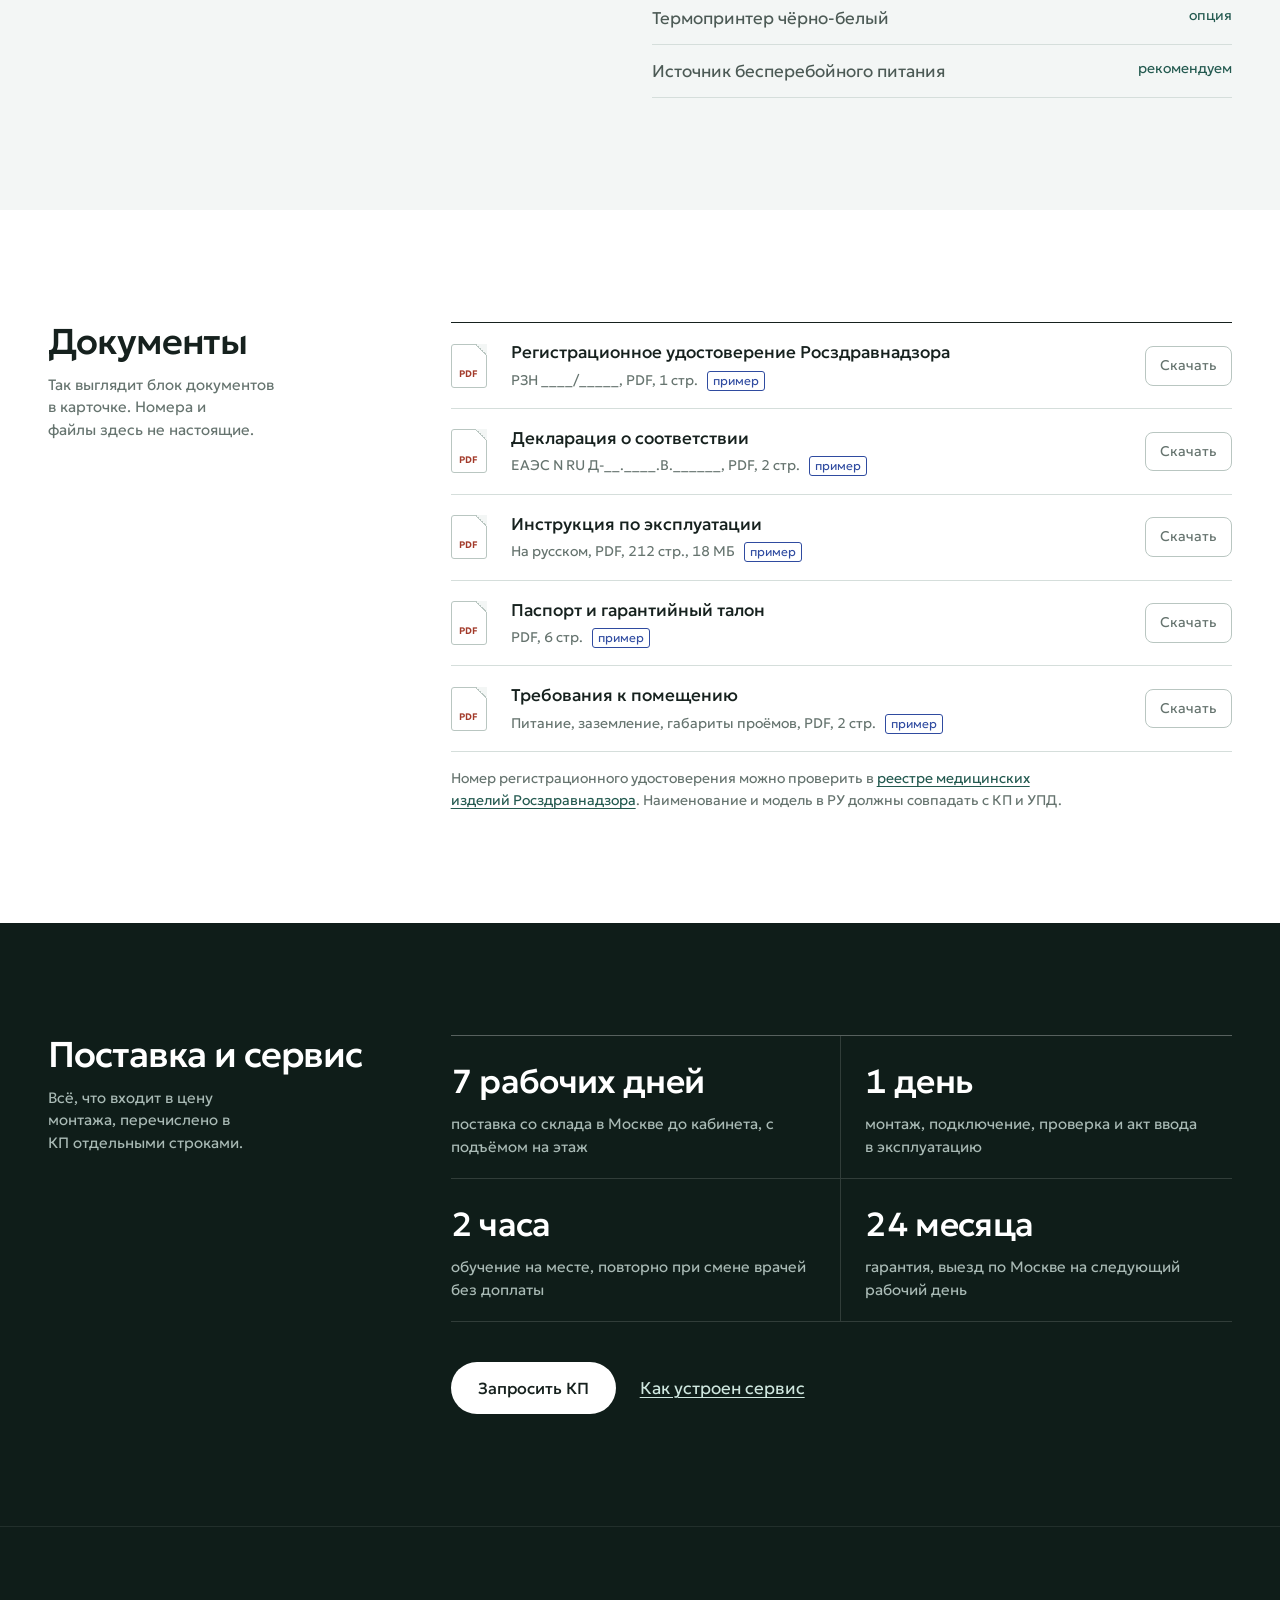
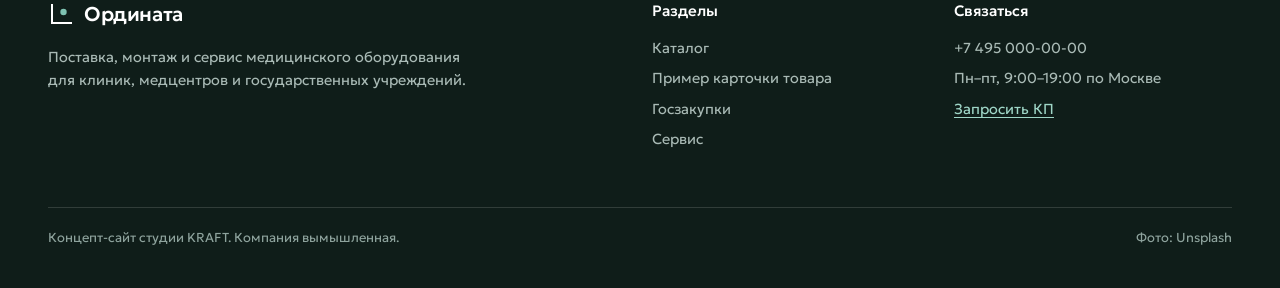
<file: medtech/product.html>
<!doctype html>
<html lang="ru">
<head>
<meta charset="utf-8">
<meta name="viewport" content="width=device-width, initial-scale=1">
<title>Ультразвуковая система среднего класса, тележечная | Ордината</title>
<meta name="description" content="Пример карточки товара: характеристики, комплектация, документы (РУ, декларация, инструкция), срок поставки, монтаж, обучение и сервис. Запросить КП за один рабочий день.">
<meta property="og:type" content="website">
<meta property="og:title" content="Ультразвуковая система среднего класса, тележечная | Ордината">
<meta property="og:description" content="Пример карточки товара: характеристики, комплектация, документы (РУ, декларация, инструкция), срок поставки, монтаж, обучение и сервис. Запросить КП за один рабочий день.">
<meta property="og:image" content="img/uzi-console-1000.jpg">
<meta property="og:locale" content="ru_RU">
<meta name="theme-color" content="#f3f6f5">
<link rel="icon" href="data:image/svg+xml,%3Csvg xmlns='http://www.w3.org/2000/svg' viewBox='0 0 32 32'%3E%3Crect width='32' height='32' rx='7' fill='%23245a50'/%3E%3Cpath d='M9 6v17h17' stroke='%23fff' stroke-width='2.4' fill='none'/%3E%3Ccircle cx='19.5' cy='13' r='3.4' fill='%23fff'/%3E%3C/svg%3E">
<link rel="preconnect" href="https://fonts.googleapis.com">
<link rel="preconnect" href="https://fonts.gstatic.com" crossorigin>
<link href="https://fonts.googleapis.com/css2?family=Geologica:CRSV,SHRP,wght@0..1,0..100,300..700&family=PT+Serif:wght@400;700&display=swap" rel="stylesheet">
<link rel="stylesheet" href="styles.css">
<script>document.documentElement.classList.add('js')</script>
</head>
<body class="has-sticky">
<a class="skip" href="#main">Перейти к содержанию</a>

<header class="site-header">
  <div class="wrap header-row">
    <a class="logo" href="index.html" aria-label="Ордината, на главную">
      <svg viewBox="0 0 26 26" aria-hidden="true"><path d="M4 2v19h20" stroke="currentColor" stroke-width="2" fill="none"/><circle cx="15.5" cy="10" r="3.2" fill="#245a50"/></svg>
      Ордината
    </a>
    <nav class="nav" aria-label="Основное меню">
      <a href="catalog.html" aria-current="page">Каталог</a>
      <a href="index.html#zakupki">Госзакупки</a>
      <a href="index.html#service">Сервис</a>
      <a href="index.html#podbor">Подбор под кабинет</a>
    </nav>
    <a class="header-phone" href="tel:+74950000000">+7 495 000-00-00</a>
    <button class="btn btn-primary btn-small" type="button" data-kp>Запросить КП</button>
  </div>
</header>

<main id="main">
  <div class="wrap">
    <nav class="crumbs p-crumbs" aria-label="Навигационная цепочка"><a href="index.html">Главная</a> / <a href="catalog.html">Каталог</a> / <a href="catalog.html#uzi">Ультразвуковая диагностика</a></nav>
    <div class="product">
      <div class="gallery">
        <div class="gallery-main"><img id="gallery-main" src="img/uzi-console-1000.jpg" srcset="img/uzi-console-1000.jpg 1000w, img/uzi-console-2000.jpg 2000w" sizes="(max-width: 1020px) 100vw, 58vw" alt="Панель управления УЗ-системы: трекбол, регуляторы усиления, датчики в держателях" width="2000" height="1600"></div>
        <div class="thumbs" role="group" aria-label="Фото товара">
          <button class="thumb" type="button" aria-pressed="true" data-src="img/uzi-console-1000.jpg" data-alt="Панель управления УЗ-системы: трекбол, регуляторы усиления, датчики в держателях"><img src="img/uzi-console-1000.jpg" alt="" width="96" height="96"><span class="visually-hidden">Фото 1: панель управления</span></button>
          <button class="thumb" type="button" aria-pressed="false" data-src="img/hero-uzi-1000.jpg" data-alt="Врач держит конвексный датчик у панели УЗ-системы"><img src="img/hero-uzi-1000.jpg" alt="" width="96" height="96" loading="lazy"><span class="visually-hidden">Фото 2: датчик у панели</span></button>
          <button class="thumb" type="button" aria-pressed="false" data-src="img/uzi-probe-1000.jpg" data-alt="Выдвижная клавиатура УЗ-системы и руки врача в перчатках"><img src="img/uzi-probe-1000.jpg" alt="" width="96" height="96" loading="lazy"><span class="visually-hidden">Фото 3: клавиатура</span></button>
          <button class="thumb" type="button" aria-pressed="false" data-src="img/probe-gel-1000.jpg" data-alt="Линейный датчик с нанесённым гелем в руке врача"><img src="img/probe-gel-1000.jpg" alt="" width="96" height="96" loading="lazy"><span class="visually-hidden">Фото 4: линейный датчик</span></button>
        </div>
      </div>

      <div class="buybox">
        <p class="buy-tag">Ультразвуковая диагностика</p>
        <h1>Ультразвуковая система среднего класса, тележечная</h1>
        <p class="intro">Для кабинетов общего профиля и акушерства: брюшная полость, щитовидная железа, сосуды, малый таз. Четыре порта держат подключёнными все нужные датчики.</p>
        <dl class="meta">
          <div><dt>Наличие</dt><dd><span class="stock">на складе в Москве</span></dd></div>
          <div><dt>Срок поставки</dt><dd><b>7 рабочих дней</b> со склада, 45–60 дней под заказ</dd></div>
          <div><dt>Монтаж и ввод</dt><dd>1 день, с актом ввода в эксплуатацию</dd></div>
          <div><dt>Обучение</dt><dd>2 часа на месте, для врачей и медсестры</dd></div>
          <div><dt>Гарантия</dt><dd>24 месяца</dd></div>
          <div><dt>Класс риска</dt><dd>2а</dd></div>
        </dl>
        <p class="price-line"><b>от 3 900 000 ₽</b>за базовую комплектацию. НДС: ставку или основание освобождения укажем в КП.</p>
        <div class="buy-actions">
          <button class="btn btn-primary" type="button" data-kp data-kp-item="Ультразвуковая система среднего класса, тележечная, 1 шт.">Запросить КП</button>
          <a class="btn btn-ghost" href="index.html#podbor">Подобрать под кабинет</a>
        </div>
        <p class="buy-note">КП за один рабочий день. Для 44-ФЗ и 223-ФЗ оформим его для обоснования НМЦК.</p>
      </div>
    </div>
    <p class="concept-note">Характеристики приведены как пример оформления карточки. Производитель и модель в концепте не указаны.</p>
  </div>

  <section class="p-section bg-white" aria-labelledby="spec-title">
    <div class="wrap grid p-grid">
      <h2 id="spec-title">Характеристики<small>Полный перечень с допусками приходит вместе с КП и подходит для сверки с техзаданием.</small></h2>
      <div class="p-body">
          <table class="spec">
            <caption>Экран и управление</caption>
            <tr><th scope="row">Основной монитор</th><td>LED, 21,5″, 1920 × 1080, на поворотном кронштейне</td></tr>
            <tr><th scope="row">Сенсорная панель</th><td>13,3″, настраиваемые кнопки</td></tr>
            <tr><th scope="row">Порты датчиков</th><td>4 активных + 1 для карандашного датчика</td></tr>
            <tr><th scope="row">Клавиатура</th><td>Выдвижная, с подсветкой, русская раскладка</td></tr>
          </table>
          <table class="spec">
            <caption>Режимы визуализации</caption>
            <tr><th scope="row">Основные режимы</th><td>B, M, анатомический M</td></tr>
            <tr><th scope="row">Допплер</th><td>Цветовой, энергетический, импульсно-волновой (PW), постоянно-волновой (CW)</td></tr>
            <tr><th scope="row">Тканевой допплер</th><td>Есть</td></tr>
            <tr><th scope="row">Эластография</th><td>Компрессионная, опция</td></tr>
            <tr><th scope="row">Глубина сканирования</th><td>до 40 см</td></tr>
          </table>
          <table class="spec">
            <caption>Данные и подключение</caption>
            <tr><th scope="row">Хранилище</th><td>SSD 1 ТБ</td></tr>
            <tr><th scope="row">Стандарты</th><td>DICOM 3.0: печать, хранение, рабочий лист</td></tr>
            <tr><th scope="row">Интерфейсы</th><td>USB 3.0 × 4, HDMI, LAN, Wi-Fi</td></tr>
          </table>
          <table class="spec">
            <caption>Питание и габариты</caption>
            <tr><th scope="row">Питание</th><td>220 В, 50 Гц</td></tr>
            <tr><th scope="row">Потребляемая мощность</th><td>не более 600 ВА</td></tr>
            <tr><th scope="row">Встроенная батарея</th><td>до 60 минут работы без сети</td></tr>
            <tr><th scope="row">Габариты (Ш × Г × В)</th><td>560 × 830 × 1450 мм</td></tr>
            <tr><th scope="row">Масса</th><td>около 75 кг</td></tr>
          </table>
      </div>
    </div>
  </section>

  <section class="p-section kit-section" aria-labelledby="kit-title">
    <div class="wrap grid">
      <div class="kit-photo"><img src="img/probe-gel-1000.jpg" alt="Линейный датчик с нанесённым гелем в руке врача" width="1200" height="1244" loading="lazy"></div>
      <div class="kit-body">
        <h2 class="h2" id="kit-title">Комплектация</h2>
        <p class="lead">Базовый набор закрывает общий профиль. Опции добавляем под ваши исследования, а не для суммы в счёте.</p>
        <ul class="kit">
          <li><span>Основной блок на тележке с монитором и сенсорной панелью</span><em>базовая</em></li>
          <li><span>Датчик конвексный, 1–6 МГц</span><em>базовая</em></li>
          <li><span>Датчик линейный, 3–12 МГц</span><em>базовая</em></li>
          <li><span>Инструкция по эксплуатации на русском, паспорт</span><em>базовая</em></li>
          <li><span>Гель для УЗИ, 5 л</span><em>базовая</em></li>
          <li class="opt"><span>Датчик фазированный, 1–5 МГц</span><em>опция</em></li>
          <li class="opt"><span>Датчик внутриполостной, 4–9 МГц</span><em>опция</em></li>
          <li class="opt"><span>Термопринтер чёрно-белый</span><em>опция</em></li>
          <li class="opt"><span>Источник бесперебойного питания</span><em>рекомендуем</em></li>
        </ul>
      </div>
    </div>
  </section>

  <section class="p-section bg-white" id="documents" aria-labelledby="docs-title">
    <div class="wrap grid p-grid">
      <h2 id="docs-title">Документы<small>Так выглядит блок документов в карточке. Номера и файлы здесь не настоящие.</small></h2>
      <div class="p-body">
        <ul class="doc-rows">
          <li class="doc-row">
            <span class="file-icon" aria-hidden="true">PDF</span>
            <div><b>Регистрационное удостоверение Росздравнадзора</b><span class="doc-meta">РЗН ____/_____, PDF, 1 стр. <span class="sample">пример</span></span></div>
            <button class="row-btn" type="button" aria-disabled="true" title="В концепте файлы не прикладываем">Скачать</button>
          </li>
          <li class="doc-row">
            <span class="file-icon" aria-hidden="true">PDF</span>
            <div><b>Декларация о соответствии</b><span class="doc-meta">ЕАЭС N RU Д-__.____.В.______, PDF, 2 стр. <span class="sample">пример</span></span></div>
            <button class="row-btn" type="button" aria-disabled="true" title="В концепте файлы не прикладываем">Скачать</button>
          </li>
          <li class="doc-row">
            <span class="file-icon" aria-hidden="true">PDF</span>
            <div><b>Инструкция по эксплуатации</b><span class="doc-meta">На русском, PDF, 212 стр., 18 МБ <span class="sample">пример</span></span></div>
            <button class="row-btn" type="button" aria-disabled="true" title="В концепте файлы не прикладываем">Скачать</button>
          </li>
          <li class="doc-row">
            <span class="file-icon" aria-hidden="true">PDF</span>
            <div><b>Паспорт и гарантийный талон</b><span class="doc-meta">PDF, 6 стр. <span class="sample">пример</span></span></div>
            <button class="row-btn" type="button" aria-disabled="true" title="В концепте файлы не прикладываем">Скачать</button>
          </li>
          <li class="doc-row">
            <span class="file-icon" aria-hidden="true">PDF</span>
            <div><b>Требования к помещению</b><span class="doc-meta">Питание, заземление, габариты проёмов, PDF, 2 стр. <span class="sample">пример</span></span></div>
            <button class="row-btn" type="button" aria-disabled="true" title="В концепте файлы не прикладываем">Скачать</button>
          </li>
        </ul>
        <p class="doc-note">Номер регистрационного удостоверения можно проверить в <a class="link" href="https://roszdravnadzor.gov.ru/services/misearch" target="_blank" rel="noopener">реестре медицинских изделий Росздравнадзора</a>. Наименование и модель в РУ должны совпадать с КП и УПД.</p>
      </div>
    </div>
  </section>

  <section class="p-section bg-night on-dark delivery" aria-labelledby="del-title">
    <div class="wrap grid p-grid">
      <h2 id="del-title">Поставка и сервис<small>Всё, что входит в цену монтажа, перечислено в КП отдельными строками.</small></h2>
      <div class="p-body">
        <div class="service-cells">
          <div><b>7 рабочих дней</b><span>поставка со склада в Москве до кабинета, с подъёмом на этаж</span></div>
          <div><b>1 день</b><span>монтаж, подключение, проверка и акт ввода в эксплуатацию</span></div>
          <div><b>2 часа</b><span>обучение на месте, повторно при смене врачей без доплаты</span></div>
          <div><b>24 месяца</b><span>гарантия, выезд по Москве на следующий рабочий день</span></div>
        </div>
        <div class="delivery-cta">
          <button class="btn btn-light" type="button" data-kp data-kp-item="Ультразвуковая система среднего класса, тележечная, 1 шт.">Запросить КП</button>
          <a class="link-light" href="index.html#service">Как устроен сервис</a>
        </div>
      </div>
    </div>
  </section>
</main>

<div class="sticky-kp"><button class="btn btn-primary" type="button" data-kp data-kp-item="Ультразвуковая система среднего класса, тележечная, 1 шт.">Запросить КП</button></div>

<footer class="site-footer on-dark">
  <div class="wrap">
    <div class="grid footer-grid">
      <div>
        <a class="logo" href="index.html">
          <svg viewBox="0 0 26 26" aria-hidden="true"><path d="M4 2v19h20" stroke="currentColor" stroke-width="2" fill="none"/><circle cx="15.5" cy="10" r="3.2"/></svg>
          Ордината
        </a>
        <p>Поставка, монтаж и сервис медицинского оборудования для клиник, медцентров и государственных учреждений.</p>
      </div>
      <div>
        <h2>Разделы</h2>
        <ul>
          <li><a href="catalog.html">Каталог</a></li>
          <li><a href="product.html">Пример карточки товара</a></li>
          <li><a href="index.html#zakupki">Госзакупки</a></li>
          <li><a href="index.html#service">Сервис</a></li>
        </ul>
      </div>
      <div>
        <h2>Связаться</h2>
        <ul>
          <li><a href="tel:+74950000000">+7 495 000-00-00</a></li>
          <li>Пн–пт, 9:00–19:00 по Москве</li>
          <li><button class="footer-kp" type="button" data-kp>Запросить КП</button></li>
        </ul>
      </div>
    </div>
    <div class="footer-legal">
      <span>Концепт-сайт студии KRAFT. Компания вымышленная.</span>
      <span>Фото: Unsplash</span>
    </div>
  </div>
</footer>

<dialog class="kp-dialog" id="kp-dialog" aria-labelledby="kp-dialog-title">
  <div class="dialog-inner">
    <button class="dialog-close" type="button" data-close aria-label="Закрыть">
      <svg width="18" height="18" viewBox="0 0 18 18" aria-hidden="true"><path d="M3 3l12 12M15 3L3 15" stroke="currentColor" stroke-width="1.6"/></svg>
    </button>
    <div id="kp-form-wrap">
      <h2 id="kp-dialog-title">Запросить КП</h2>
      <p>Пришлём коммерческое предложение с документами и сроками в течение одного рабочего дня.</p>
      <form id="kp-form" novalidate>
        <div class="field" data-required>
          <label for="kp-what">Что нужно</label>
          <textarea class="textarea" id="kp-what" name="what" required placeholder="Например: аппарат УЗИ с конвексным и линейным датчиком, 1 шт."></textarea>
          <span class="error-msg">Напишите хотя бы название оборудования.</span>
        </div>
        <div class="field" data-required data-contact>
          <label for="kp-contact">Телефон или почта</label>
          <input class="input" id="kp-contact" name="contact" type="text" autocomplete="email" required>
          <span class="error-msg">Нужен телефон из 10–11 цифр или адрес почты.</span>
        </div>
        <div class="field">
          <label class="check"><input type="checkbox" name="gov"> КП нужно для обоснования НМЦК по 44-ФЗ или 223-ФЗ</label>
        </div>
        <button class="btn btn-primary" type="submit" style="width:100%">Запросить КП</button>
      </form>
    </div>
    <div class="sent" id="kp-sent" hidden tabindex="-1">
      <h3>КП запрошено</h3>
      <p>Это демо, заявка никуда не ушла.</p>
      <p>На рабочем сайте КП пришло бы на указанный контакт в течение одного рабочего дня.</p>
      <button class="btn btn-ghost btn-small" type="button" data-close>Закрыть</button>
    </div>
  </div>
</dialog>

<script src="main.js"></script>
</body>
</html>
</file>
<file: clinic/styles.css>
:root {
  --paper: #eceeea;
  --white: #f8f9f7;
  --paper-2: #e1e6e0;
  --ink: #18241f;
  --ink-2: #4a5a52;
  --line: rgba(24, 36, 31, .14);
  --mal: #1d4537;
  --mal-deep: #163629;
  --chalk: #e4ece6;
  --lichen: #a3bcad;
  --mint: #c6e0cf;
  --err: #9b2c1f;

  --f: "Geologica", system-ui, -apple-system, "Segoe UI", sans-serif;
  --wrap: 1280px;
  --gut: 40px;
  --col-gap: 24px;
  --sec: 128px;
  --r-lg: 24px;
  --r-md: 16px;
}
@media (max-width: 860px) { :root { --gut: 20px; --sec: 64px; --col-gap: 16px; } }

*, *::before, *::after { box-sizing: border-box; }
html { -webkit-text-size-adjust: 100%; scroll-behavior: smooth; scroll-padding-top: 80px; }
body {
  margin: 0;
  font-family: var(--f);
  font-size: 17px;
  line-height: 1.6;
  font-weight: 350;
  color: var(--ink);
  background: var(--paper);
  -webkit-font-smoothing: antialiased;
  overflow-x: hidden;
}
img { display: block; max-width: 100%; height: auto; }
svg { display: block; }
h1, h2, h3, p, ul, ol, figure, dl, dd { margin: 0; }
ul, ol { padding: 0; list-style: none; }
a { color: inherit; }
b { font-weight: 550; }

.wrap { max-width: var(--wrap); margin: 0 auto; padding: 0 var(--gut); }
.grid { display: grid; grid-template-columns: repeat(12, minmax(0, 1fr)); column-gap: var(--col-gap); }
.grid > * { grid-column: 1 / -1; }

.skip {
  position: absolute; left: 16px; top: -60px; z-index: 200;
  background: var(--ink); color: var(--white); padding: 10px 16px; border-radius: 8px;
}
.skip:focus { top: 12px; }
:focus-visible { outline: 2px solid var(--mal); outline-offset: 3px; border-radius: 6px; }
.gauge :focus-visible, .doctors :focus-visible, .after :focus-visible, .foot :focus-visible { outline-color: var(--mint); }

h2 {
  font-size: clamp(32px, 4vw, 52px);
  line-height: 1.08;
  font-weight: 300;
  letter-spacing: -.028em;
  text-wrap: balance;
}
h3 { font-size: 19px; line-height: 1.35; font-weight: 500; letter-spacing: -.005em; }

.section { padding: var(--sec) 0; }
.section--white { background: var(--white); }

/* кнопки */
.btn {
  display: inline-flex; align-items: center; justify-content: center;
  min-height: 56px; padding: 0 32px;
  border: 1px solid var(--mal); border-radius: 999px;
  background: var(--mal); color: var(--chalk);
  font: 450 17px/1 var(--f);
  text-decoration: none; cursor: pointer;
  transition: background-color .2s ease, color .2s ease, border-color .2s ease, transform .2s ease;
}
.btn:hover { background: var(--mal-deep); border-color: var(--mal-deep); }
.btn:active { transform: scale(.98); }
.btn--small { min-height: 44px; padding: 0 22px; font-size: 15px; }
.btn--wide { width: 100%; }
.btn--ghost { background: transparent; color: var(--ink); border-color: rgba(24,36,31,.35); }
.btn--ghost:hover { background: var(--ink); color: var(--white); border-color: var(--ink); }

/* шапка */
.top {
  position: sticky; top: 0; z-index: 50;
  background: color-mix(in srgb, var(--white) 86%, transparent);
  backdrop-filter: saturate(1.4) blur(16px);
  -webkit-backdrop-filter: saturate(1.4) blur(16px);
  border-bottom: 1px solid var(--line);
}
.top__in { display: flex; align-items: center; gap: 40px; height: 72px; }
.logo { display: flex; align-items: center; gap: 10px; text-decoration: none; }
.logo__mark { width: 28px; height: 28px; fill: none; stroke: var(--mal); stroke-width: 1.8; stroke-linecap: round; }
.logo__word { font-size: 24px; font-weight: 500; letter-spacing: -.03em; }
.top__nav { display: flex; gap: 32px; margin-left: auto; font-size: 15px; }
.top__nav a { text-decoration: none; color: var(--ink-2); transition: color .2s; }
.top__nav a:hover { color: var(--ink); }
.top__cta { display: flex; align-items: center; gap: 24px; }
.top__phone { font-size: 15px; text-decoration: none; font-variant-numeric: tabular-nums; white-space: nowrap; }

/* первый экран */
.hero { position: relative; background: var(--paper); overflow: hidden; }
.hero__media { position: absolute; top: 0; right: 0; bottom: 0; width: 50%; }
.hero__media img { width: 100%; height: 100%; object-fit: cover; object-position: 38% 45%; }
.hero__grid { min-height: min(calc(100svh - 72px), 880px); align-items: center; }
.hero__copy { grid-column: 1 / span 6; padding: 72px 48px 64px 0; }
.hero__place { font-size: 15px; color: var(--ink-2); margin-bottom: 24px; }
.hero h1 {
  font-size: clamp(36px, 4.4vw, 64px);
  line-height: 1;
  font-weight: 250;
  letter-spacing: -.045em;
  text-wrap: balance;
}
.hero__lead { margin-top: 32px; max-width: 30em; font-size: 19px; color: var(--ink-2); }
.hero__actions { margin-top: 40px; display: flex; flex-wrap: wrap; gap: 12px; }
.hero__facts { margin-top: 56px; display: grid; grid-template-columns: repeat(3, minmax(0, 1fr)); gap: 24px; padding-top: 24px; border-top: 1px solid var(--line); }
.hero__facts dt { font-size: 24px; font-weight: 350; letter-spacing: -.02em; color: var(--mal); font-variant-numeric: tabular-nums; white-space: nowrap; }
.hero__facts dd { margin-top: 4px; font-size: 14px; line-height: 1.4; color: var(--ink-2); }
.hero__warn { margin-top: 32px; font-size: 14px; color: var(--ink); }

/* шкала цены */
.gauge { background: var(--mal); color: var(--chalk); padding: 96px 0; }
.gauge__title { grid-column: 1 / span 6; font-size: clamp(30px, 3.4vw, 44px); }
.gauge__note { grid-column: 7 / span 5; align-self: end; color: var(--lichen); font-size: 16px; }
.gauge__controls { display: flex; flex-wrap: wrap; gap: 24px 48px; margin-top: 48px; }
.seg { border: 0; margin: 0; padding: 0; min-width: 0; display: flex; flex-wrap: wrap; gap: 8px; }
.seg legend { font-size: 14px; color: var(--lichen); margin-bottom: 12px; padding: 0; }
.seg label { position: relative; cursor: pointer; }
.seg input { position: absolute; opacity: 0; inset: 0; margin: 0; cursor: pointer; }
.seg span {
  display: inline-flex; align-items: center; min-height: 44px; padding: 0 20px;
  border-radius: 999px; border: 1px solid rgba(228, 236, 230, .3);
  font-size: 15px; transition: background-color .2s, color .2s, border-color .2s;
}
.seg label:hover span { border-color: var(--chalk); }
.seg input:checked + span { background: var(--chalk); color: var(--mal-deep); border-color: var(--chalk); }
.seg input:focus-visible + span { outline: 2px solid var(--mint); outline-offset: 3px; }

.scale { position: relative; margin-top: 64px; height: 96px; --p: 0; }
.scale__ticks { position: absolute; left: 0; right: 0; top: 0; height: 56px; }
.scale__ticks i { position: absolute; bottom: 0; width: 1px; height: 14px; background: rgba(228, 236, 230, .38); transform: translateX(-.5px); }
.scale__ticks i.is-major { height: 30px; background: rgba(228, 236, 230, .75); }
.scale__ticks i::after { transition: opacity .3s; }
.scale__ticks i.is-major::after {
  content: attr(data-l);
  position: absolute; bottom: 38px; left: 50%; transform: translateX(-50%);
  font-style: normal; font-size: 12px; color: var(--lichen); white-space: nowrap; font-variant-numeric: tabular-nums;
}
.scale__ticks i.is-near::after { opacity: 0; }
.scale::before { content: ""; position: absolute; left: 0; right: 0; top: 56px; height: 1px; background: rgba(228, 236, 230, .5); }
.scale__marks { position: absolute; inset: 0; z-index: 1; }
.scale__marks i { position: absolute; top: 53px; width: 7px; height: 7px; margin-left: -3.5px; border-radius: 50%; background: var(--mal); border: 1px solid var(--lichen); transition: opacity .3s; }
.scale__marks i.is-on { opacity: 0; }
.scale__fill { position: absolute; left: 0; top: 55px; height: 3px; width: calc(var(--p) * 100%); background: var(--mint); border-radius: 2px; transition: width .6s cubic-bezier(.2, .7, .2, 1); }
.scale__pin { position: absolute; z-index: 2; top: 0; left: calc(var(--p) * 100%); width: 0; height: 58px; transition: left .6s cubic-bezier(.2, .7, .2, 1); }
.scale__pin::before { content: ""; position: absolute; left: -1px; top: -6px; bottom: 0; width: 2px; background: var(--mint); }
.scale__pin span { position: absolute; left: -8px; bottom: -8px; width: 16px; height: 16px; border-radius: 50%; background: var(--mint); box-shadow: 0 0 0 5px var(--mal); }
.scale__ends { position: absolute; left: 0; right: 0; bottom: 0; display: flex; justify-content: space-between; font-size: 14px; color: var(--lichen); font-variant-numeric: tabular-nums; }

.gauge__sum {
  grid-column: 1 / span 6; margin-top: 32px;
  font-size: clamp(56px, 8.4vw, 120px);
  line-height: .9; font-weight: 200; letter-spacing: -.05em;
  font-variant-numeric: tabular-nums; white-space: nowrap;
}
.gauge__detail { grid-column: 7 / span 5; align-self: end; margin-top: 32px; padding-bottom: 8px; }

/* что входит */
.included__photo { grid-column: 1 / span 5; grid-row: 1; border-radius: var(--r-lg); overflow: hidden; aspect-ratio: 4 / 5; }
.included__photo img { width: 100%; height: 100%; object-fit: cover; object-position: 50% 40%; }
.included__body { grid-column: 7 / span 6; grid-row: 1; align-self: center; }
.ticks { margin-top: 40px; }
.ticks li { position: relative; padding: 16px 0 16px 40px; border-top: 1px solid var(--line); }
.ticks li:last-child { border-bottom: 1px solid var(--line); }
.ticks li::before {
  content: ""; position: absolute; left: 4px; top: 25px; width: 14px; height: 8px;
  border-left: 1.8px solid var(--mal); border-bottom: 1.8px solid var(--mal); transform: rotate(-45deg);
}
.nots__title { margin-top: 96px; font-size: 15px; font-weight: 450; color: var(--ink-2); }
.not { grid-column: span 4; margin-top: 24px; padding: 32px; background: var(--paper); border-radius: var(--r-lg); }
.not__big { font-size: 56px; line-height: 1; font-weight: 200; letter-spacing: -.04em; color: var(--mal); margin-bottom: 16px; }
.not p:last-child { color: var(--ink-2); font-size: 16px; }

/* врачи */
.doctors { position: relative; color: var(--white); overflow: hidden; background: var(--mal-deep); }
.doctors__bg { position: absolute; inset: 0; width: 100%; height: 100%; object-fit: cover; object-position: 50% 60%; }
.doctors::before {
  content: ""; position: absolute; inset: 0; z-index: 1;
  background: linear-gradient(90deg, rgba(14, 30, 23, .88) 0%, rgba(14, 30, 23, .7) 45%, rgba(14, 30, 23, .35) 100%),
              linear-gradient(0deg, rgba(14, 30, 23, .85) 0%, rgba(14, 30, 23, 0) 55%);
}
.doctors__in { position: relative; z-index: 2; padding: var(--sec) var(--gut); min-height: 760px; align-content: space-between; row-gap: 48px; }
.doctors__head { grid-column: 1 / -1; max-width: 640px; }
.doctors__head p { margin-top: 24px; font-size: 19px; color: rgba(248, 249, 247, .82); max-width: 32em; }
.doc { grid-column: span 4; padding-top: 24px; border-top: 1px solid rgba(248, 249, 247, .35); }
.doc__years { font-size: 88px; line-height: 1; font-weight: 200; letter-spacing: -.05em; font-variant-numeric: tabular-nums; }
.doc__years span { font-size: 16px; letter-spacing: 0; font-weight: 350; color: rgba(248, 249, 247, .75); }
.doc h3 { margin-top: 16px; }
.doc p:last-child { margin-top: 8px; font-size: 15px; color: rgba(248, 249, 247, .78); }
.doctors__docs { font-size: 14px; color: rgba(248, 249, 247, .7); }

/* визит */
.visit__title { grid-column: 1 / span 6; }
.visit__lead { grid-column: 7 / span 5; align-self: end; color: var(--ink-2); font-size: 18px; }
.steps { margin-top: 64px; display: grid; grid-template-columns: repeat(4, minmax(0, 1fr)); gap: var(--col-gap); counter-reset: s; }
.steps li { counter-increment: s; position: relative; padding: 32px; background: var(--white); border-radius: var(--r-lg); }
.steps li::before {
  content: counter(s); position: absolute; top: 32px; right: 32px;
  width: 32px; height: 32px; border-radius: 50%; border: 1px solid var(--line);
  display: grid; place-items: center; font-size: 14px; color: var(--ink-2);
}
.steps__time { font-size: 56px; line-height: 1; font-weight: 200; letter-spacing: -.04em; color: var(--mal); }
.steps__time span { font-size: 16px; letter-spacing: 0; color: var(--ink-2); font-weight: 350; }
.steps h3 { margin-top: 24px; }
.steps p:last-child { margin-top: 8px; font-size: 15px; color: var(--ink-2); }

/* после, по дням */
.after { background: var(--mal-deep); color: var(--chalk); }
.after__photo { height: clamp(260px, 38vw, 540px); overflow: hidden; }
.after__photo img { width: 100%; height: 100%; object-fit: cover; object-position: 50% 40%; }
.after__in { padding-top: 96px; padding-bottom: var(--sec); }
.after__title { grid-column: 1 / span 6; }
.after__lead { grid-column: 7 / span 5; align-self: end; color: var(--lichen); font-size: 18px; }
.days { position: relative; margin-top: 72px; display: grid; grid-template-columns: repeat(6, minmax(0, 1fr)); column-gap: var(--col-gap); }
.days::before {
  content: ""; position: absolute; left: 0; right: 0; top: 0; height: 24px;
  background:
    repeating-linear-gradient(90deg, rgba(228,236,230,.3) 0 1px, transparent 1px calc(100% / 36)) bottom / 100% 10px no-repeat,
    linear-gradient(rgba(228,236,230,.55), rgba(228,236,230,.55)) bottom / 100% 1px no-repeat;
}
.day { position: relative; padding-top: 48px; display: grid; grid-template-rows: subgrid; grid-row: span 4; align-content: start; }
.day::before { content: ""; position: absolute; left: 0; top: 0; width: 2px; height: 24px; background: var(--mint); }
.day__n { font-size: 32px; line-height: 1; font-weight: 250; letter-spacing: -.03em; color: var(--mint); white-space: nowrap; }
.day h3 { padding-top: 16px; font-size: 17px; }
.day p:not(.day__n) { padding-top: 8px; font-size: 15px; line-height: 1.55; }
.day p:not(.day__n):not(.day__rule) { color: var(--lichen); }
.day__rule { margin-top: 16px; padding-top: 12px !important; border-top: 1px solid rgba(228,236,230,.18); align-self: start; }
.after__call { margin-top: 72px; grid-column: 1 / span 8; font-size: 18px; padding: 24px 32px; border-radius: var(--r-md); background: rgba(228,236,230,.08); }

/* противопоказания */
.contra__head { grid-column: 1 / span 4; }
.contra__head p { margin-top: 24px; color: var(--ink-2); }
.panel { grid-column: span 4; padding: 32px; background: var(--paper); border-radius: var(--r-lg); }
.panel h3 { margin-bottom: 16px; }
.dashes li { position: relative; padding: 12px 0 12px 28px; border-top: 1px solid var(--line); font-size: 16px; }
.dashes li::before { content: ""; position: absolute; left: 0; top: 25px; width: 14px; height: 1px; background: var(--ink-2); }

/* услуги */
.services__title { grid-column: 1 / span 6; }
.services__lead { grid-column: 7 / span 5; align-self: end; color: var(--ink-2); font-size: 18px; }
.card {
  grid-column: span 4; margin-top: 56px;
  display: flex; flex-direction: column;
  background: var(--white); border-radius: var(--r-lg); overflow: hidden; text-decoration: none;
  transition: transform .3s ease;
}
.card__img { display: block; aspect-ratio: 4 / 3; overflow: hidden; }
.card__img img { width: 100%; height: 100%; object-fit: cover; transition: transform .6s cubic-bezier(.2,.7,.2,1); }
.card:hover .card__img img { transform: scale(1.04); }
.card__body { display: flex; flex-direction: column; gap: 8px; padding: 24px 28px 28px; flex: 1; }
.card__name { font-size: 21px; font-weight: 450; letter-spacing: -.01em; }
.card__desc { color: var(--ink-2); font-size: 15px; flex: 1; }
.card__price { margin-top: 8px; font-size: 17px; color: var(--mal); font-variant-numeric: tabular-nums; }
.more { grid-column: 1 / -1; margin-top: var(--col-gap); display: grid; grid-template-columns: repeat(3, minmax(0, 1fr)); gap: var(--col-gap); }
.more a {
  display: flex; flex-direction: column; gap: 4px; padding: 24px 28px; min-height: 100%;
  border: 1px solid var(--line); border-radius: var(--r-lg); text-decoration: none;
  transition: background-color .2s, border-color .2s;
}
.more a:hover { background: var(--white); border-color: transparent; }
.more__name { font-size: 18px; font-weight: 450; }
.more__price { color: var(--mal); font-size: 15px; font-variant-numeric: tabular-nums; }

/* запись */
.book__intro { grid-column: 1 / span 5; }
.book__intro > p { margin-top: 24px; color: var(--ink-2); }
.book__intro .book__hours { margin-top: 16px; color: var(--ink); font-variant-numeric: tabular-nums; }
.book__photo { margin-top: 40px; border-radius: var(--r-lg); overflow: hidden; aspect-ratio: 4 / 5; }
.book__photo img { width: 100%; height: 100%; object-fit: cover; }
.book__form { grid-column: 7 / span 6; }
.booking, .booking__done { background: var(--paper); border-radius: var(--r-lg); padding: 40px; }
.booking__block { border: 0; padding: 0; margin: 0 0 32px; min-width: 0; }
.booking__block legend, .field label { font-size: 14px; color: var(--ink-2); margin-bottom: 12px; padding: 0; }
.opt { display: block; position: relative; cursor: pointer; }
.opt + .opt { margin-top: 8px; }
.opt input { position: absolute; opacity: 0; inset: 0; margin: 0; cursor: pointer; }
.opt span {
  display: flex; justify-content: space-between; align-items: baseline; flex-wrap: wrap; gap: 4px 16px;
  padding: 16px 20px; background: var(--white); border: 1px solid var(--line); border-radius: var(--r-md);
  transition: border-color .2s, box-shadow .2s;
}
.opt b { font-weight: 500; }
.opt i { font-style: normal; font-size: 14px; color: var(--ink-2); }
.opt:hover span { border-color: var(--ink-2); }
.opt input:checked + span { border-color: var(--mal); box-shadow: inset 0 0 0 1px var(--mal); }
.opt input:focus-visible + span { outline: 2px solid var(--mal); outline-offset: 3px; }
.days-pick { display: grid; grid-template-columns: repeat(6, minmax(0, 1fr)); gap: 8px; }
.days-pick button, .slots button {
  font: inherit; color: inherit; cursor: pointer;
  background: var(--white); border: 1px solid var(--line); border-radius: 12px;
  transition: border-color .2s, background-color .2s, color .2s;
}
.days-pick button { padding: 10px 4px; display: grid; gap: 2px; text-align: center; }
.days-pick button small { font-size: 13px; color: var(--ink-2); }
.days-pick button strong { font-size: 22px; font-weight: 350; font-variant-numeric: tabular-nums; }
.days-pick button:hover, .slots button:hover:not(:disabled) { border-color: var(--ink-2); }
.days-pick button[aria-pressed="true"], .slots button[aria-pressed="true"] { background: var(--mal); border-color: var(--mal); color: var(--chalk); }
.days-pick button[aria-pressed="true"] small { color: var(--lichen); }
.slots { display: grid; grid-template-columns: repeat(auto-fill, minmax(84px, 1fr)); gap: 8px; }
.slots button { min-height: 46px; font-size: 16px; font-variant-numeric: tabular-nums; }
.slots button:disabled { background: transparent; color: rgba(74,90,82,.55); text-decoration: line-through; cursor: not-allowed; border-style: dashed; }
.booking__fields { display: grid; grid-template-columns: minmax(0, 1fr) minmax(0, 1fr); gap: 16px; }
.field label { display: block; margin-bottom: 8px; }
.field input {
  width: 100%; min-height: 54px; padding: 0 16px; font: inherit; color: var(--ink);
  background: var(--white); border: 1px solid rgba(24,36,31,.24); border-radius: 12px;
}
.field input:focus { outline: none; border-color: var(--mal); box-shadow: 0 0 0 3px color-mix(in srgb, var(--mal) 22%, transparent); }
.field input[aria-invalid="true"] { border-color: var(--err); }
.field__err { margin-top: 6px; font-size: 14px; color: var(--err); }
.check { display: flex; gap: 12px; align-items: flex-start; margin-top: 24px; font-size: 15px; cursor: pointer; }
.check input { width: 20px; height: 20px; margin: 2px 0 0; accent-color: var(--mal); flex: none; }
[data-submit] { margin-top: 32px; }
.booking__warn { margin-top: 16px; font-size: 14px; color: var(--ink-2); text-align: center; }
.booking__done h3 { font-size: 36px; font-weight: 300; letter-spacing: -.02em; }
.booking__done p { margin-top: 16px; }
.booking__demo { padding: 12px 16px; background: var(--white); border-radius: 12px; font-size: 15px; }
.booking__done .btn { margin-top: 24px; }
.booking__done:focus { outline: none; }

/* вопросы */
.faq__title { grid-column: 1 / span 4; }
.faq__list { grid-column: 5 / span 8; border-top: 1px solid var(--line); }
.faq details { border-bottom: 1px solid var(--line); }
.faq summary { list-style: none; cursor: pointer; padding: 24px 48px 24px 0; position: relative; font-size: 19px; }
.faq summary::-webkit-details-marker { display: none; }
.faq summary::before, .faq summary::after { content: ""; position: absolute; right: 8px; top: 50%; width: 14px; height: 1.5px; background: var(--ink); transition: transform .25s; }
.faq summary::after { transform: rotate(90deg); }
.faq details[open] summary::after { transform: rotate(0); }
.faq details p { padding: 0 48px 24px 0; color: var(--ink-2); max-width: 40em; }

/* подвал */
.foot { background: var(--ink); color: var(--chalk); padding: 80px 0 56px; font-size: 14px; }
.foot__warn { grid-column: 1 / span 8; font-size: clamp(22px, 2.6vw, 32px); line-height: 1.25; font-weight: 300; letter-spacing: -.015em; padding-bottom: 40px; margin-bottom: 40px; border-bottom: 1px solid rgba(228,236,230,.16); }
.foot__warn { grid-column: 1 / -1; }
.foot__col { grid-column: span 4; }
.foot__col p { color: var(--lichen); }
.foot__col p + p { margin-top: 12px; }
.foot .foot__name { color: var(--chalk); }
.foot a { color: var(--chalk); }

/* адаптив */
@media (max-width: 1100px) {
  .top__nav { display: none; }
  .top__cta { margin-left: auto; }
  .steps { grid-template-columns: repeat(2, minmax(0, 1fr)); }
  .hero__facts { grid-template-columns: 1fr 1fr; }
  .hero__facts div:last-child { display: none; }
}
@media (max-width: 860px) {
  body { font-size: 16px; }
  .top__in { height: 64px; }
  .top__phone { display: none; }
  html { scroll-padding-top: 72px; }

  .hero__media { position: relative; width: auto; height: 62vw; max-height: 420px; }
  .hero__grid { min-height: 0; }
  .hero__copy { padding: 32px 0 48px; }
  .hero__place { margin-bottom: 16px; }
  .hero__lead { margin-top: 20px; font-size: 17px; }
  .hero__actions { margin-top: 28px; }
  .hero__actions .btn { flex: 1 1 auto; }
  .hero__facts { margin-top: 32px; }

  .gauge { padding: 64px 0; }
  .gauge__title, .gauge__note, .gauge__sum, .gauge__detail,
  .included__photo, .included__body, .visit__title, .visit__lead,
  .after__title, .after__lead, .after__call, .contra__head, .panel,
  .services__title, .services__lead, .card, .book__intro, .book__form,
  .faq__title, .faq__list, .doctors__head, .doc, .not, .foot__col, .hero__copy { grid-column: 1 / -1; }
  .gauge__note, .visit__lead, .after__lead, .services__lead { margin-top: 16px; font-size: 16px; }
  .gauge__controls { margin-top: 32px; }
  .scale { margin-top: 48px; }
  .scale__ticks i.is-sub::after { display: none; }
  .gauge__detail { margin-top: 16px; }

  .included__photo { grid-row: auto; aspect-ratio: 16 / 10; }
  .included__photo img { object-position: 50% 30%; }
  .included__body { grid-row: auto; margin-top: 32px; }
  .ticks { margin-top: 24px; }
  .nots__title { margin-top: 48px; }
  .nots { display: contents; }
  .not { margin-top: 12px; padding: 20px 24px; display: flex; gap: 20px; align-items: baseline; }
  .not__big { font-size: 32px; margin: 0; flex: 0 0 96px; }

  .doctors__in { min-height: 0; row-gap: 32px; }
  .doc { display: grid; grid-template-columns: 84px 1fr; column-gap: 16px; padding-top: 20px; }
  .doc__years { grid-row: span 2; font-size: 56px; }
  .doc__years span { display: block; font-size: 13px; margin-top: 6px; }
  .doc h3 { margin-top: 0; font-size: 17px; }
  .doc p:last-child { grid-column: 2; font-size: 14px; }

  .steps, .days {
    display: flex; overflow-x: auto; scroll-snap-type: x mandatory; gap: 12px;
    margin-left: calc(var(--gut) * -1); margin-right: calc(var(--gut) * -1);
    padding: 0 var(--gut) 8px; scroll-padding: 0 var(--gut);
    scrollbar-width: none;
  }
  .steps::-webkit-scrollbar, .days::-webkit-scrollbar { display: none; }
  .steps { margin-top: 32px; }
  .steps li { flex: 0 0 78%; scroll-snap-align: start; padding: 24px; }
  .steps li::before { top: 24px; right: 24px; }
  .steps__time { font-size: 44px; }

  .after__in { padding-top: 56px; }
  .days { margin-top: 40px; }
  .days::before { display: none; }
  .day { display: block; flex: 0 0 64%; scroll-snap-align: start; padding: 24px; background: rgba(228,236,230,.06); border-radius: var(--r-md); }
  .day::before { display: none; }
  .after__call { margin-top: 32px; font-size: 16px; padding: 20px; }

  .contra__head { margin-bottom: 24px; }
  .panel { padding: 20px 20px 12px; }
  .dashes li { padding: 9px 0 9px 24px; font-size: 15px; }
  .dashes li::before { top: 21px; width: 12px; }
  .panel + .panel { margin-top: 12px; }

  .card { margin-top: 32px; flex-direction: row; align-items: stretch; }
  .card + .card { margin-top: 12px; }
  .card__img { flex: 0 0 116px; aspect-ratio: auto; }
  .card__body { padding: 16px 18px; gap: 4px; }
  .card__name { font-size: 17px; }
  .card__desc { font-size: 14px; line-height: 1.45; }
  .card__price { margin-top: 4px; font-size: 15px; }
  .more { grid-template-columns: 1fr; gap: 8px; margin-top: 16px; }
  .more a { padding: 18px 20px; }

  .book__photo { display: none; }
  .book__form { margin-top: 32px; }
  .booking, .booking__done { padding: 24px 20px; margin-left: -4px; margin-right: -4px; }
  .days-pick { grid-template-columns: repeat(3, minmax(0, 1fr)); }
  .booking__fields { grid-template-columns: 1fr; }

  .faq__list { margin-top: 24px; }
  .faq summary { font-size: 17px; padding: 20px 40px 20px 0; }

  .foot { padding: 56px 0 40px; }
  .foot__col + .foot__col { margin-top: 24px; }
}

@media (prefers-reduced-motion: reduce) {
  html { scroll-behavior: auto; }
  *, *::before, *::after { transition-duration: .01ms !important; animation-duration: .01ms !important; }
}
</file>
<file: kraft/styles.css>
:root {
  --paper: #F2F3F6;
  --white: #FFFFFF;
  --ink: #1C2230;
  --muted: #545B6A;
  --rule: #DADDE4;
  --cobalt: #2447D6;
  --cobalt-dark: #1A36AE;
  --tint: #E6EAFA;
  --night: #121828;
  --night-2: #1B2336;

  --font: "Geologica", system-ui, -apple-system, "Segoe UI", sans-serif;
  --gutter: clamp(16px, 4vw, 40px);
  --col-gap: 24px;
  --max: 1240px;
  --section: 96px;
  --radius: 20px;
  --ease: cubic-bezier(.2, .7, .2, 1);
}

*, *::before, *::after { box-sizing: border-box; }
[hidden] { display: none !important; }

html { -webkit-text-size-adjust: 100%; scroll-behavior: smooth; scroll-padding-top: 80px; }

body {
  margin: 0;
  background: var(--paper);
  color: var(--ink);
  font-family: var(--font);
  font-weight: 370;
  font-size: 1.0625rem;
  line-height: 1.6;
  -webkit-font-smoothing: antialiased;
  overflow-x: hidden;
}

h1, h2, h3, p, ol, ul, figure { margin: 0; }
ul, ol { padding: 0; list-style: none; }
a { color: inherit; }
img { display: block; max-width: 100%; height: auto; }
::selection { background: var(--tint); }

:focus-visible { outline: 3px solid var(--cobalt); outline-offset: 3px; border-radius: 6px; }

.sr { position: absolute; width: 1px; height: 1px; overflow: hidden; clip: rect(0 0 0 0); white-space: nowrap; }
.skip {
  position: absolute; left: 16px; top: -60px; z-index: 30;
  background: var(--ink); color: #fff; padding: 10px 14px; border-radius: 8px; text-decoration: none;
}
.skip:focus { top: 12px; }

/* ---------- Grid: one container, 12 columns ---------- */
.container {
  width: 100%;
  max-width: calc(var(--max) + 2 * var(--gutter));
  margin-inline: auto;
  padding-inline: var(--gutter);
}
.grid {
  display: grid;
  grid-template-columns: repeat(12, minmax(0, 1fr));
  column-gap: var(--col-gap);
}

/* ---------- Header ---------- */
.top {
  position: sticky; top: 0; z-index: 20;
  background: rgba(242, 243, 246, .86);
  backdrop-filter: saturate(1.5) blur(14px);
  -webkit-backdrop-filter: saturate(1.5) blur(14px);
  border-bottom: 1px solid transparent;
  transition: border-color .2s;
}
.top.is-scrolled { border-bottom-color: var(--rule); }
.top__in { display: flex; align-items: center; gap: 32px; height: 64px; }
.logo { font-weight: 700; font-size: 1.125rem; letter-spacing: .06em; text-decoration: none; }
.nav { display: flex; gap: 28px; margin-left: auto; font-size: .9375rem; }
.nav a { text-decoration: none; color: var(--muted); transition: color .15s; }
.nav a:hover { color: var(--ink); }

/* ---------- Buttons ---------- */
.btn {
  display: inline-flex; align-items: center; justify-content: center;
  min-height: 52px; padding: 0 26px;
  background: var(--cobalt); color: #fff;
  font: inherit; font-weight: 500; font-size: 1rem; line-height: 1.2;
  border: 1px solid transparent; border-radius: 999px;
  text-decoration: none; cursor: pointer;
  transition: background-color .15s, color .15s, border-color .15s, transform .15s;
}
.btn:hover { background: var(--cobalt-dark); }
.btn:active { transform: translateY(1px); }
.btn--small { min-height: 40px; padding: 0 18px; font-size: .9375rem; }
.btn--ghost { background: transparent; color: var(--ink); border-color: #B9BFCB; }
.btn--ghost:hover { background: var(--white); border-color: var(--ink); }
.btn--light { background: #fff; color: var(--ink); }
.btn--light:hover { background: var(--tint); }

.link {
  font: inherit; font-weight: 500; color: var(--cobalt);
  background: none; border: 0; padding: 0; cursor: pointer;
  text-decoration: underline; text-decoration-thickness: 1px; text-underline-offset: .22em;
}

/* ---------- Common section ---------- */
.section { padding-block: var(--section); background: var(--white); }
.section--paper { background: var(--paper); }
.section--tint { background: var(--tint); }
.section--dark { background: var(--night); color: #fff; }

.section__head { grid-column: 1 / -1; display: grid; grid-template-columns: subgrid; row-gap: 16px; margin-bottom: 48px; align-items: end; }
.section__head .h2 { grid-column: 1 / span 6; }
.section__head .section__intro { grid-column: 8 / span 5; }
.h2 {
  font-weight: 600;
  font-size: clamp(1.875rem, 3.4vw, 3rem);
  line-height: 1.06; letter-spacing: -.03em;
  text-wrap: balance;
}
.h2--xl { font-size: clamp(2.125rem, 5vw, 4.25rem); line-height: 1.02; letter-spacing: -.035em; }
.section__intro { color: var(--muted); max-width: 36em; }
.section--dark .section__intro { color: rgba(255, 255, 255, .72); }

/* ---------- Hero ---------- */
.hero { padding-top: 56px; padding-bottom: 72px; overflow: hidden; }
.hero .grid { align-items: center; row-gap: 48px; }
.hero__text { grid-column: 1 / span 5; }
.hero__devices { grid-column: 6 / span 7; }

.hero__was {
  font-weight: 500; font-size: 1.25rem; letter-spacing: -.01em;
  color: #8D93A0;
  margin-bottom: 14px;
}
.hero__was span:first-child {
  background-image: linear-gradient(var(--cobalt), var(--cobalt));
  background-repeat: no-repeat; background-position: 0 55%; background-size: 100% 3px;
  -webkit-box-decoration-break: clone; box-decoration-break: clone;
}
.hero__title {
  font-weight: 600;
  font-size: clamp(2.5rem, 5.2vw, 4.5rem);
  line-height: 1; letter-spacing: -.038em;
  text-wrap: balance;
}
.hero__lede { margin-top: 24px; font-size: 1.1875rem; line-height: 1.5; color: var(--muted); max-width: 30em; }
.actions { display: flex; flex-wrap: wrap; gap: 12px; margin-top: 32px; }

.hero__devices figcaption { margin-top: 20px; font-size: .875rem; color: var(--muted); text-align: right; padding-right: 2%; }

@media (prefers-reduced-motion: no-preference) {
  .js .hero__was span:first-child { background-size: 0 3px; }
  .js.is-ready .hero__was span:first-child { transition: background-size .7s var(--ease) .4s; background-size: 100% 3px; }
}

/* ---------- Devices, drawn in CSS ---------- */
.devices { position: relative; padding-bottom: 6%; }
.laptop { width: 86%; }
.laptop__screen {
  background: #0F1422;
  border-radius: 16px 16px 0 0;
  padding: 2.4% 2.4% 0;
  box-shadow: inset 0 0 0 1px rgba(255, 255, 255, .06);
}
.laptop__screen img {
  width: 100%; aspect-ratio: 16 / 10; object-fit: cover; object-position: top center;
  border-radius: 4px 4px 0 0;
  background: #fff;
}
.laptop__base {
  position: relative;
  height: 0; padding-bottom: 3.2%;
  width: 114%; margin-left: -7%;
  background: linear-gradient(#DADDE3, #B8BDC7 70%, #9EA4AF);
  border-radius: 2px 2px 14px 14px / 2px 2px 100% 100%;
}
.laptop__base::after {
  content: ""; position: absolute; left: 50%; top: 0; transform: translateX(-50%);
  width: 16%; height: 38%; background: #A9AFBA; border-radius: 0 0 8px 8px;
}
.phone {
  position: absolute; right: 0; bottom: 0;
  width: 25%;
  background: #0F1422;
  border-radius: 18% / 8.4%;
  padding: 2.6%;
  box-shadow: 0 0 0 1px rgba(15, 20, 34, .08), 0 24px 48px -24px rgba(15, 20, 34, .45);
}
.phone::before {
  content: ""; position: absolute; top: 3.6%; left: 50%; transform: translateX(-50%);
  width: 30%; height: 2.6%; border-radius: 99px; background: #0F1422; z-index: 1;
}
.phone__screen { border-radius: 14% / 6.6%; overflow: hidden; background: #fff; }
.phone__screen img { width: 100%; aspect-ratio: 390 / 844; object-fit: cover; object-position: top; }

/* ---------- Facts ---------- */
.facts { background: var(--white); padding-block: 48px; border-block: 1px solid var(--rule); }
.fact { grid-column: span 3; }
.fact + .fact { border-left: 1px solid var(--rule); padding-left: var(--col-gap); margin-left: calc(-1 * var(--col-gap) / 2); }
.fact__num { font-weight: 600; font-size: clamp(1.75rem, 2.8vw, 2.5rem); line-height: 1.05; letter-spacing: -.03em; margin-bottom: 8px; }
.fact p:not(.fact__num) { color: var(--muted); font-size: .9375rem; line-height: 1.45; max-width: 22ch; }

/* ---------- Concepts ---------- */
.concepts { grid-column: 1 / -1; display: grid; grid-template-columns: subgrid; }
.concept {
  grid-column: span 4;
  display: flex; flex-direction: column;
  background: var(--white);
  border-radius: var(--radius);
  overflow: hidden;
  text-decoration: none;
  transition: transform .25s var(--ease);
}
.concept:hover { transform: translateY(-4px); }
.concept:focus-visible { outline-offset: 4px; border-radius: var(--radius); }
.concept__visual { padding: 32px 28px 8px; }
.concept__visual--stroy { background: #E4E6EA; }
.concept__visual--clinic { background: #DCE5E0; }
.concept__visual--medtech { background: #DDE5F0; }
.concept__body { padding: 24px 28px 28px; display: flex; flex-direction: column; gap: 8px; flex: 1; }
.concept__niche { font-size: .875rem; color: var(--muted); }
.concept__was { font-size: .9375rem; color: #8D93A0; }
.concept__was s { text-decoration-color: var(--cobalt); text-decoration-thickness: 2px; }
.concept__q { font-weight: 500; font-size: 1.25rem; line-height: 1.25; letter-spacing: -.015em; text-wrap: balance; }
.concept__open {
  margin-top: auto; padding-top: 12px;
  color: var(--cobalt); font-weight: 500; font-size: .9375rem;
}
.concept:hover .concept__open { text-decoration: underline; text-underline-offset: .22em; }

/* ---------- Price: visual block ---------- */
.offer {
  grid-column: 1 / span 7;
  background: var(--cobalt);
  border-radius: var(--radius);
  padding: 40px;
  display: flex; flex-direction: column; gap: 32px;
}
.offer__top { display: grid; gap: 4px; }
.offer__name { font-weight: 500; font-size: 1.25rem; color: rgba(255, 255, 255, .8); }
.offer__price { font-weight: 600; font-size: clamp(3rem, 6.4vw, 5.5rem); line-height: 1; letter-spacing: -.045em; }
.offer__term { font-size: 1.25rem; font-weight: 500; }
.offer__list { display: grid; grid-template-columns: 1fr 1fr; gap: 10px 24px; }
.offer__list li { position: relative; padding-left: 26px; color: rgba(255, 255, 255, .92); }
.offer__list li::before {
  content: ""; position: absolute; left: 2px; top: .45em;
  width: 12px; height: 7px;
  border-left: 2px solid #fff; border-bottom: 2px solid #fff;
  transform: rotate(-45deg);
}
.offer .btn { align-self: flex-start; }

.others { grid-column: 8 / span 5; display: grid; gap: var(--col-gap); }
.other {
  background: var(--night-2);
  border-radius: var(--radius);
  padding: 28px;
  display: grid; gap: 6px; align-content: start;
}
.other h3 { font-weight: 500; font-size: 1.25rem; letter-spacing: -.01em; }
.other p { color: rgba(255, 255, 255, .7); font-size: .9375rem; line-height: 1.5; }
.other .other__price { color: #fff; font-weight: 500; margin-top: 6px; }

/* ---------- Process ---------- */
.steps { grid-column: 1 / -1; display: grid; grid-template-columns: subgrid; row-gap: var(--col-gap); counter-reset: step; }
.step {
  grid-column: span 4;
  counter-increment: step;
  background: var(--paper);
  border-radius: var(--radius);
  padding: 28px;
}
.step::before {
  content: counter(step);
  display: block;
  font-weight: 600; font-size: 3rem; line-height: 1; letter-spacing: -.04em;
  color: var(--cobalt);
  margin-bottom: 24px;
}
.step h3 { font-weight: 500; font-size: 1.25rem; letter-spacing: -.01em; line-height: 1.3; }
.step p { color: var(--muted); margin-top: 6px; font-size: .9875rem; }

/* ---------- Audit ---------- */
#audit .grid { align-items: center; }
.audit__text { grid-column: 1 / span 5; display: grid; gap: 16px; }
.audit__small { font-weight: 500; color: var(--ink); }
.audit__card { grid-column: 7 / span 6; }
.form, .done {
  background: var(--white);
  border-radius: var(--radius);
  padding: 32px;
  display: grid; gap: 20px;
}
.field { display: grid; gap: 8px; }
.field label { font-weight: 500; font-size: .9375rem; }
.field input {
  width: 100%; min-height: 56px; padding: 0 18px;
  font: inherit; color: var(--ink);
  background: var(--paper);
  border: 1px solid transparent; border-radius: 14px;
  transition: border-color .15s, background-color .15s;
}
.field input::placeholder { color: #767D8B; }
.field input:hover { border-color: #C3C8D2; }
.field input:focus-visible { outline: 3px solid var(--cobalt); outline-offset: 0; background: #fff; border-radius: 14px; }
.field input[aria-invalid="true"] { border-color: #B42318; background: #FFF6F5; }
.field__err { font-size: .875rem; color: #B42318; }
.field__err:empty { display: none; }
.form .btn { width: 100%; }
.form__note { font-size: .875rem; color: var(--muted); }
.done { border: 2px solid var(--cobalt); gap: 12px; }
.done:focus { outline: none; }
.done__title { font-weight: 600; font-size: 1.375rem; color: var(--cobalt); }
.done__text { margin: 4px 0; font: inherit; font-size: .9375rem; white-space: pre-wrap; word-break: break-word; background: var(--paper); border-radius: 12px; padding: 14px 16px; }
.done .link { justify-self: start; }

/* ---------- Partners ---------- */
.section__head--wide .h2 { grid-column: 1 / span 9; }
.section__head--wide { align-items: start; }
.partners__for { grid-column: 1 / -1; font-weight: 500; color: var(--cobalt); font-size: 1.125rem; }
.partners__intro { grid-column: 1 / span 4; font-size: 1.125rem; line-height: 1.5; }
.deal {
  grid-column: span 4;
  background: var(--white);
  border-radius: var(--radius);
  padding: 28px;
  display: grid; gap: 8px; align-content: start;
}
.deal h3 { font-weight: 500; font-size: 1.25rem; letter-spacing: -.01em; }
.deal p { color: var(--muted); }
.deal .deal__big { color: var(--cobalt); font-weight: 600; font-size: 3rem; line-height: 1; letter-spacing: -.04em; margin: 8px 0 4px; }
.partners__cta { grid-column: 5 / -1; margin-top: var(--col-gap); }

/* ---------- FAQ ---------- */
.faq__head { grid-column: 1 / span 4; display: grid; gap: 16px; align-content: start; }
.faq { grid-column: 6 / span 7; border-top: 1px solid var(--ink); }
.faq details { border-bottom: 1px solid var(--rule); }
.faq summary {
  list-style: none;
  display: grid; grid-template-columns: minmax(0, 1fr) 20px; gap: 16px; align-items: center;
  padding: 20px 0;
  font-weight: 500; font-size: 1.125rem; line-height: 1.35; letter-spacing: -.01em;
  cursor: pointer;
}
.faq summary::-webkit-details-marker { display: none; }
.faq summary::after {
  content: ""; width: 20px; height: 20px;
  background:
    linear-gradient(var(--ink), var(--ink)) center / 14px 1.5px no-repeat,
    linear-gradient(var(--ink), var(--ink)) center / 1.5px 14px no-repeat;
  transition: transform .2s var(--ease);
}
.faq details[open] summary::after { transform: rotate(45deg); }
.faq summary:hover { color: var(--cobalt); }
.faq details p { color: var(--muted); padding: 0 36px 22px 0; max-width: 40em; }

/* ---------- Contact ---------- */
.contact { background: var(--cobalt); color: #fff; padding-block: var(--section); }
.contact__in { grid-column: 1 / -1; display: grid; gap: 12px; }
.contact__title { font-weight: 500; font-size: clamp(1.25rem, 2vw, 1.625rem); letter-spacing: -.015em; }
.contact p { color: rgba(255, 255, 255, .86); }
.contact__tg {
  justify-self: start;
  font-weight: 600;
  font-size: clamp(3rem, 12vw, 10rem);
  line-height: .95; letter-spacing: -.05em;
  color: #fff; text-decoration: none;
  margin-left: -.04em;
  background-image: linear-gradient(#fff, #fff);
  background-repeat: no-repeat; background-position: 0 100%; background-size: 0 5px;
  padding-bottom: 12px;
  transition: background-size .35s var(--ease);
}
.contact__tg:hover { background-size: 100% 5px; }
.contact :focus-visible { outline-color: #fff; }

.foot { font-size: .875rem; color: var(--muted); }
.foot__in { display: flex; justify-content: space-between; gap: 16px; flex-wrap: wrap; padding-block: 24px 32px; }

/* ---------- Responsive ---------- */
@media (max-width: 1100px) {
  .nav { display: none; }
  .top__in .btn--small { margin-left: auto; }
  .hero__text { grid-column: 1 / -1; max-width: 40rem; }
  .hero__devices { grid-column: 1 / -1; }
  .hero__devices figcaption { text-align: left; }
  .concept { grid-column: span 6; }
  .concept:last-child { grid-column: 1 / -1; }
  .offer, .others { grid-column: 1 / -1; }
  .others { grid-template-columns: repeat(3, 1fr); }
  .step { grid-column: span 6; }
  .audit__text, .audit__card { grid-column: 1 / -1; }
  .audit__card { margin-top: 32px; }
  .partners__intro { grid-column: 1 / -1; margin-bottom: var(--col-gap); }
  .deal { grid-column: span 6; }
  .partners__cta { grid-column: 1 / -1; }
  .faq__head, .faq { grid-column: 1 / -1; }
  .faq { margin-top: 32px; }
  .section__head .h2, .section__head .section__intro, .section__head--wide .h2 { grid-column: 1 / -1; }
}

@media (max-width: 700px) {
  :root { --section: 48px; --radius: 16px; --col-gap: 12px; }
  body { font-size: 1rem; }
  .top__in { height: 56px; gap: 12px; }
  .hero { padding-top: 24px; padding-bottom: 40px; }
  .hero__tg { display: none; }
  .fact p:not(.fact__num) { font-size: .875rem; }
  .hero .grid { row-gap: 32px; }
  .hero__was { font-size: 1.0625rem; }
  .hero__title { font-size: clamp(2.25rem, 10.4vw, 3rem); }
  .hero__lede { font-size: 1.0625rem; margin-top: 16px; }
  .actions { margin-top: 24px; }
  .actions .btn { flex: 1 1 100%; }
  .section__head { margin-bottom: 24px; row-gap: 12px; }
  .hero__devices figcaption { margin-top: 12px; }
  .audit__text { gap: 12px; }
  .audit__card { margin-top: 24px; }
  .form { gap: 16px; }
  .deal .deal__big { display: none; }
  .partners__intro { font-size: 1rem; }
  .faq { margin-top: 24px; }
  .faq summary { padding: 16px 0; }
  .fact__num { font-size: 1.625rem; }
  .facts { padding-block: 28px; }
  .fact { grid-column: span 6; }
  .fact:nth-child(n+3) { margin-top: 24px; }
  .fact:nth-child(odd) { border-left: 0; padding-left: 0; margin-left: 0; }
  .concepts {
    display: flex; gap: 12px;
    overflow-x: auto; scroll-snap-type: x mandatory;
    margin-inline: calc(-1 * var(--gutter)); padding: 0 var(--gutter) 8px;
    scroll-padding-inline: var(--gutter);
    scrollbar-width: none;
  }
  .concepts::-webkit-scrollbar { display: none; }
  .concept { flex: 0 0 86%; scroll-snap-align: start; }
  .concept:hover { transform: none; }
  .concept__q { font-size: 1.125rem; }
  .concept__visual { padding: 24px 20px 4px; }
  .concept__body { padding: 20px; }
  .offer { padding: 24px 20px; gap: 20px; }
  .offer__list { gap: 8px 12px; font-size: .9375rem; }
  .offer__list li { padding-left: 22px; }
  .others { grid-template-columns: 1fr; gap: 0; margin-top: var(--col-gap); background: var(--night-2); border-radius: var(--radius); }
  .other { padding: 18px 20px; background: none; border-radius: 0; }
  .other + .other { border-top: 1px solid rgba(255, 255, 255, .1); }
  .steps { row-gap: 0; }
  .step { grid-column: 1 / -1; padding: 12px 0 13px; background: none; border-radius: 0; border-top: 1px solid var(--rule); display: grid; grid-template-columns: 40px 1fr; column-gap: 12px; }
  .step::before { grid-row: span 2; font-size: 1.75rem; margin: 0; }
  .step p { font-size: .9375rem; margin-top: 2px; }
  .form, .done { padding: 24px 20px; }
  .deal { grid-column: 1 / -1; padding: 20px; }
  .deal + .deal { margin-top: var(--col-gap); }
  .faq summary { font-size: 1.0625rem; }
  .faq details p { padding-right: 0; }
}
@media (max-width: 1100px) and (min-width: 701px) {
  .offer { margin-bottom: var(--col-gap); }
}
@media (max-width: 380px) {
  .top .btn--small { padding: 0 14px; font-size: .875rem; }
}

@media (prefers-reduced-motion: reduce) {
  html { scroll-behavior: auto; }
  *, *::before, *::after { transition: none !important; animation: none !important; }
}
</file>
<file: medtech/styles.css>
/* Ордината — концепт-сайт студии KRAFT */

:root {
  --paper: #f3f6f5;
  --sheet: #ffffff;
  --ink: #16211e;
  --ink-2: #4c5a55;
  --ink-3: #66746f;
  --line: #d5dedb;
  --line-soft: #e6ecea;
  --green: #245a50;
  --green-deep: #1a463e;
  --green-tint: #e2edea;
  --night: #0f1d19;
  --night-2: #172a25;
  --on-night: #e9f0ee;
  --on-night-2: #a9bab5;
  --stamp: #2f4ba0;
  --focus: #2f4ba0;
  --error: #a23a2a;

  --sans: "Geologica", "Segoe UI", system-ui, sans-serif;
  --serif: "PT Serif", Georgia, "Times New Roman", serif;

  --wrap: 1240px;
  --gutter: 24px;
  --side: 48px;
  --header: 72px;
  --sec: 112px;
  --r-sm: 6px;
  --r-md: 8px;
}
@media (max-width: 1020px) { :root { --side: 32px; --sec: 88px; } }
@media (max-width: 640px)  { :root { --side: 16px; --sec: 64px; --gutter: 16px; --header: 64px; } }

*, *::before, *::after { box-sizing: border-box; }

html {
  -webkit-text-size-adjust: 100%;
  scroll-behavior: smooth;
  scroll-padding-top: calc(var(--header) + 16px);
}

body {
  margin: 0;
  background: var(--paper);
  color: var(--ink);
  font-family: var(--sans);
  font-size: 17px;
  line-height: 1.55;
  font-weight: 350;
  -webkit-font-smoothing: antialiased;
  overflow-x: hidden;
}

img { display: block; max-width: 100%; height: auto; }
a { color: inherit; }
button, input, select, textarea { font: inherit; color: inherit; }

:focus-visible {
  outline: 2px solid var(--focus);
  outline-offset: 3px;
  border-radius: 2px;
}
.on-dark :focus-visible { outline-color: #9fc3ff; }

.visually-hidden {
  position: absolute !important;
  width: 1px; height: 1px;
  overflow: hidden; clip: rect(0 0 0 0);
  white-space: nowrap;
}

.skip {
  position: absolute; left: 16px; top: -60px;
  background: var(--ink); color: #fff;
  padding: 10px 14px; border-radius: var(--r-sm);
  z-index: 100; text-decoration: none;
}
.skip:focus { top: 12px; }

.wrap {
  max-width: calc(var(--wrap) + var(--side) * 2);
  margin: 0 auto;
  padding: 0 var(--side);
}
.grid {
  display: grid;
  grid-template-columns: repeat(12, minmax(0, 1fr));
  column-gap: var(--gutter);
}

/* ---------- Type ---------- */

h1, h2, h3, h4 {
  margin: 0;
  font-weight: 500;
  font-variation-settings: "SHRP" 60;
  letter-spacing: -0.02em;
  text-wrap: balance;
}
.h1 {
  font-size: clamp(38px, 4.6vw, 66px);
  line-height: 1.03;
  letter-spacing: -0.035em;
}
.h2 {
  font-size: clamp(30px, 3.4vw, 48px);
  line-height: 1.07;
  letter-spacing: -0.03em;
}
.h3 {
  font-size: clamp(20px, 1.7vw, 24px);
  line-height: 1.22;
}
p { margin: 0; }
.lead {
  font-size: clamp(17px, 1.45vw, 20px);
  line-height: 1.5;
  color: var(--ink-2);
  max-width: 34em;
}
.muted { color: var(--ink-3); }
.small { font-size: 14px; line-height: 1.5; }

/* ---------- Buttons ---------- */

.btn {
  display: inline-flex;
  align-items: center;
  justify-content: center;
  gap: 8px;
  min-height: 52px;
  padding: 0 26px;
  border-radius: 999px;
  border: 1px solid transparent;
  font-size: 16px;
  font-weight: 450;
  text-decoration: none;
  cursor: pointer;
  transition: background-color .18s ease, border-color .18s ease, color .18s ease, transform .18s ease;
  white-space: nowrap;
}
.btn:active { transform: scale(.98); }
.btn-primary { background: var(--green); color: #fff; }
.btn-primary:hover { background: var(--green-deep); }
.btn-ghost { background: rgba(255,255,255,.6); border-color: #aebcb7; color: var(--ink); }
.btn-ghost:hover { border-color: var(--ink); background: #fff; }
.btn-light { background: #fff; color: var(--ink); }
.btn-light:hover { background: var(--green-tint); }
.btn-small { min-height: 42px; padding: 0 18px; font-size: 15px; }

.link {
  color: var(--green);
  text-decoration: underline;
  text-decoration-thickness: 1px;
  text-underline-offset: 3px;
}
.link:hover { color: var(--green-deep); text-decoration-thickness: 2px; }

/* ---------- Header ---------- */

.site-header {
  position: sticky; top: 0; z-index: 40;
  background: rgba(243, 246, 245, .86);
  backdrop-filter: saturate(1.4) blur(16px);
  -webkit-backdrop-filter: saturate(1.4) blur(16px);
  border-bottom: 1px solid transparent;
  transition: border-color .2s ease;
}
.site-header.is-scrolled { border-bottom-color: var(--line); }
.header-row {
  display: flex; align-items: center; gap: 32px;
  height: var(--header);
}
.logo {
  display: inline-flex; align-items: center; gap: 10px;
  text-decoration: none;
  font-weight: 550;
  font-size: 20px;
  letter-spacing: -0.02em;
  font-variation-settings: "SHRP" 60;
}
.logo svg { width: 26px; height: 26px; flex: none; }
.nav { display: flex; gap: 28px; margin-left: auto; }
.nav a {
  text-decoration: none;
  font-size: 15px;
  color: var(--ink-2);
  padding: 6px 0;
  border-bottom: 1px solid transparent;
}
.nav a:hover { color: var(--ink); border-bottom-color: var(--ink); }
.nav a[aria-current="page"] { color: var(--ink); border-bottom-color: var(--green); }
.header-phone {
  font-size: 15px; text-decoration: none;
  font-variant-numeric: tabular-nums;
}
@media (max-width: 1100px) { .header-phone { display: none; } }
@media (max-width: 820px) {
  .nav { display: none; }
  .header-row { justify-content: space-between; }
}
@media (max-width: 640px) {
  .site-header .btn-small { min-height: 38px; padding: 0 14px; font-size: 14px; }
  .logo { font-size: 18px; }
}

/* ---------- Sections ---------- */

.section { padding: var(--sec) 0; }
.bg-white { background: var(--sheet); }
.bg-paper { background: var(--paper); }
.bg-night { background: var(--night); color: var(--on-night); }

.section-head { margin-bottom: 56px; row-gap: 20px; }
.section-head .h2 { grid-column: 1 / span 7; }
.section-head .lead { grid-column: 9 / span 4; align-self: end; font-size: 18px; }
@media (max-width: 900px) {
  .section-head { margin-bottom: 40px; }
  .section-head .h2, .section-head .lead { grid-column: 1 / -1; }
}

/* ---------- Hero ---------- */

.hero { position: relative; }
.hero-grid {
  min-height: clamp(640px, calc(100svh - var(--header)), 860px);
  align-items: center;
}
.hero-copy { grid-column: 1 / span 6; padding: 64px 0 96px; position: relative; z-index: 2; }
.hero-copy .h1 { font-size: clamp(36px, 3.75vw, 54px); text-wrap: wrap; }
@media (max-width: 700px) { .br-d { display: none; } }
.hero-copy .lead { max-width: 27em; }
.hero-copy .lead { margin-top: 28px; }
.hero-actions { display: flex; flex-wrap: wrap; gap: 12px; margin-top: 40px; }
.hero-note { margin-top: 32px; font-size: 14px; color: var(--ink-3); max-width: 30em; }

.hero-media {
  position: absolute;
  top: 0; bottom: 0; right: 0;
  width: calc(50vw - var(--gutter) / 2);
}
.hero-photo {
  position: absolute; inset: 0;
  border-bottom-left-radius: 28px;
  overflow: hidden;
  background: #e7ecea;
}
.hero-photo img { width: 100%; height: 100%; object-fit: cover; object-position: 50% 72%; }

.hero-kp {
  position: absolute;
  right: max(var(--side), calc((100vw - var(--wrap)) / 2));
  bottom: 40px;
  width: 404px;
  z-index: 3;
}

@media (max-width: 1020px) {
  .hero-grid { min-height: 0; }
  .hero-copy { grid-column: 1 / -1; padding: 40px 0 40px; }
  .hero-copy .h1 { max-width: 12em; }
  .hero-media { position: relative; width: auto; margin: 0 var(--side); }
  .hero-photo { position: relative; aspect-ratio: 4 / 3; border-radius: 20px; }
  .hero-photo img { object-position: 50% 68%; }
  .hero-kp { position: relative; right: auto; bottom: auto; width: min(420px, 88%); margin: -140px 0 0 auto; margin-right: 16px; }
}
@media (max-width: 640px) {
  .hero-photo { aspect-ratio: 5 / 4; border-radius: 16px; }
  .hero-kp { margin-top: -96px; width: 90%; margin-right: 12px; }
  .hero-actions .btn { flex: 1 1 auto; }
}

/* The КП sheet: the page's one loud object */
.kp {
  position: relative;
  margin: 0;
  background: var(--sheet);
  border-radius: 4px;
  box-shadow:
    0 1px 0 rgba(22, 33, 30, .06),
    0 30px 60px -24px rgba(15, 45, 38, .38),
    0 0 0 1px rgba(22, 33, 30, .06);
  padding: 28px 28px 24px;
  font-family: var(--serif);
  font-size: 13.5px;
  line-height: 1.45;
  color: #222;
}
.kp::before {
  content: "";
  position: absolute; left: 0; right: 0; top: 0; height: 5px;
  background: var(--green);
  border-radius: 4px 4px 0 0;
}
.kp-top {
  display: flex; justify-content: space-between; gap: 16px;
  font-family: var(--sans);
  font-size: 11.5px; color: var(--ink-3);
  line-height: 1.4;
}
.kp-top b { color: var(--ink); font-weight: 500; }
.kp-title { margin: 16px 0 2px; font-weight: 700; font-size: 18px; }
.kp-sub { color: #555; font-size: 12.5px; }
.kp table { width: 100%; border-collapse: collapse; margin-top: 14px; font-variant-numeric: tabular-nums; }
.kp th {
  text-align: left; font-family: var(--sans); font-weight: 400;
  font-size: 11px; color: var(--ink-3);
  padding: 0 8px 6px 0; border-bottom: 1px solid #222;
}
.kp td { padding: 7px 8px 7px 0; border-bottom: 1px solid #e3e3e3; vertical-align: top; }
.kp td:last-child, .kp th:last-child { text-align: right; padding-right: 0; white-space: nowrap; }
.kp td:nth-child(2), .kp th:nth-child(2) { text-align: center; width: 36px; }
.kp-docs { margin-top: 14px; font-family: var(--sans); font-size: 12px; color: var(--ink-2); }
.kp-docs ul { margin: 0; padding: 0; display: grid; gap: 5px; list-style: none; }
.kp-docs li { display: flex; align-items: center; gap: 8px; }
.kp-docs svg { width: 13px; height: 13px; flex: none; color: var(--green); }
.kp-foot {
  margin-top: 18px;
  display: flex; justify-content: space-between; align-items: flex-end; gap: 16px;
  font-size: 12px; color: #555;
}
.kp-sign { border-top: 1px solid #999; padding-top: 4px; width: 128px; font-family: var(--sans); font-size: 10.5px; color: var(--ink-3); }
.stamp {
  position: absolute;
  right: 20px; bottom: 10px;
  width: 92px; height: 92px;
  color: var(--stamp);
  transform: rotate(-12deg);
  opacity: .82;
  mix-blend-mode: multiply;
  pointer-events: none;
}
.kp-caption { margin-top: 12px; font-size: 13px; color: var(--ink-3); text-align: right; }
@media (max-width: 640px) {
  .kp { padding: 22px 18px 18px; font-size: 13px; }
  .kp .kp-hide-s { display: none; }
  .stamp { width: 80px; height: 80px; right: 12px; bottom: 6px; }
}

@media (prefers-reduced-motion: no-preference) {
  .js .kp [data-seq] { opacity: 0; transform: translateY(4px); }
  .js .kp.is-play [data-seq] {
    opacity: 1; transform: none;
    transition: opacity .45s ease, transform .45s ease;
    transition-delay: calc(var(--i, 0) * 110ms + 350ms);
  }
  .js .kp .stamp { opacity: 0; transform: rotate(-12deg) scale(1.25); }
  .js .kp.is-play .stamp {
    opacity: .82; transform: rotate(-12deg) scale(1);
    transition: opacity .25s ease 1.65s, transform .35s cubic-bezier(.2,.9,.3,1.2) 1.65s;
  }
}

/* ---------- Directions (photo cards) ---------- */


.cards {
  display: grid;
  grid-template-columns: repeat(3, minmax(0, 1fr));
  gap: 48px var(--gutter);
}
.card { text-decoration: none; display: block; }
.card-img {
  aspect-ratio: 4 / 3;
  border-radius: var(--r-md);
  overflow: hidden;
  background: var(--line-soft);
}
.card-img img { width: 100%; height: 100%; object-fit: cover; transition: transform .6s cubic-bezier(.2,.7,.2,1); }
.card:hover .card-img img { transform: scale(1.035); }
.card h3 { margin-top: 20px; font-size: clamp(20px, 1.7vw, 24px); line-height: 1.2; }
.card:hover h3 { color: var(--green); }
.card p { margin-top: 8px; color: var(--ink-2); font-size: 15.5px; max-width: 26em; }
.card-meta {
  margin-top: 14px; padding-top: 12px;
  border-top: 1px solid var(--line);
  display: flex; justify-content: space-between; gap: 12px;
  font-size: 14px; color: var(--ink-3);
}
.card-meta b { color: var(--ink); font-weight: 450; font-variant-numeric: tabular-nums; }
.cards-foot { margin-top: 56px; display: flex; justify-content: center; }
@media (max-width: 900px) {
  .cards { grid-template-columns: repeat(2, minmax(0, 1fr)); gap: 32px var(--gutter); }
}
@media (max-width: 640px) {
  .card h3 { margin-top: 12px; font-size: 17px; }
  .card p { display: none; }
  .card-meta { margin-top: 8px; padding-top: 8px; font-size: 13px; flex-direction: column; gap: 0; }
  .card-img { aspect-ratio: 1 / 1; }
  .cards-foot { margin-top: 40px; }
  .cards-foot .btn { width: 100%; }
}

/* ---------- Roles ---------- */

.role-tabs {
  grid-column: 1 / span 4;
  display: flex; flex-direction: column; gap: 4px;
}
.role-tab {
  appearance: none; background: transparent; border: 1px solid transparent;
  border-radius: var(--r-md);
  text-align: left;
  padding: 16px 20px;
  cursor: pointer;
  font-size: 18px;
  font-weight: 400;
  color: var(--ink-2);
  transition: background-color .15s ease, color .15s ease;
}
.role-tab small { display: block; font-size: 14px; color: var(--ink-3); margin-top: 2px; }
.role-tab:hover { background: rgba(255,255,255,.7); color: var(--ink); }
.role-tab[aria-selected="true"] { background: #fff; color: var(--ink); font-weight: 500; border-color: var(--line); }
.role-panels { grid-column: 6 / span 7; }
.role-panel { background: #fff; border-radius: 12px; padding: 40px; border: 1px solid var(--line); }
.role-panel h3 { margin-bottom: 12px; }
.role-panel > p { color: var(--ink-2); max-width: 34em; }
.checklist { list-style: none; margin: 28px 0 0; padding: 0; display: grid; gap: 20px; }
.checklist li { display: grid; grid-template-columns: 28px minmax(0, 1fr); gap: 14px; }
.checklist li::before {
  content: ""; width: 28px; height: 28px; border-radius: 50%;
  background: var(--green-tint) url("data:image/svg+xml,%3Csvg xmlns='http://www.w3.org/2000/svg' width='14' height='14' fill='none' stroke='%23245a50' stroke-width='1.8'%3E%3Cpath d='M2 7.5l3 3 7-7'/%3E%3C/svg%3E") center / 14px no-repeat;
}
.checklist b { display: block; font-weight: 500; }
.checklist span { color: var(--ink-2); font-size: 15.5px; }
@media (prefers-reduced-motion: no-preference) {
  .role-panel:not([hidden]) { animation: panel-in .3s ease; }
  @keyframes panel-in { from { opacity: 0; transform: translateY(6px); } to { opacity: 1; transform: none; } }
}
@media (max-width: 900px) {
  .role-tabs { grid-column: 1 / -1; flex-direction: row; overflow-x: auto; scrollbar-width: none; margin: 0 calc(var(--side) * -1); padding: 0 var(--side); gap: 8px; }
  .role-tabs::-webkit-scrollbar { display: none; }
  .role-tab { white-space: nowrap; font-size: 15px; padding: 10px 16px; border-radius: 999px; border-color: var(--line); background: transparent; }
  .role-tab[aria-selected="true"] { background: var(--ink); color: #fff; border-color: var(--ink); }
  .role-tab small { display: none; }
  .role-panels { grid-column: 1 / -1; margin-top: 20px; }
  .role-panel { padding: 24px 20px; }
}

/* ---------- Documents ---------- */

.docs-media { grid-column: 1 / span 5; }
.docs-media .ph {
  position: relative; height: 100%; min-height: 480px;
  border-radius: 12px; overflow: hidden;
}
.docs-media img { width: 100%; height: 100%; object-fit: cover; }
.docs-body { grid-column: 7 / span 6; }
.docs-body .lead { margin-top: 20px; }
.doc-tiles {
  list-style: none; margin: 40px 0 0; padding: 0;
  display: grid; grid-template-columns: repeat(2, minmax(0, 1fr));
  gap: 12px;
}
.doc-tile {
  background: var(--paper);
  border-radius: 10px;
  padding: 20px;
  display: grid; grid-template-columns: 32px minmax(0, 1fr); gap: 14px;
  align-items: start;
}
.doc-tile b { display: block; font-weight: 500; font-size: 16px; line-height: 1.3; }
.doc-tile span { display: block; margin-top: 4px; color: var(--ink-2); font-size: 14.5px; line-height: 1.45; }
.doc-tile em { display: inline-block; margin-top: 10px; font-style: normal; font-size: 12.5px; color: var(--green); background: var(--green-tint); border-radius: 999px; padding: 2px 10px; }
.doc-ico { width: 32px; height: 40px; position: relative; border: 1px solid #aebcb7; border-radius: 3px; background: #fff; }
.doc-ico::before { content: ""; position: absolute; left: 6px; right: 6px; top: 12px; height: 1px; background: #aebcb7; box-shadow: 0 5px 0 #aebcb7, 0 10px 0 #aebcb7, 0 15px 0 #cfd8d5; }
.doc-ico::after { content: ""; position: absolute; top: -1px; right: -1px; width: 9px; height: 9px; background: linear-gradient(225deg, var(--sheet) 50%, #aebcb7 50%, #aebcb7 calc(50% + 1px), var(--paper) calc(50% + 1px)); }
.docs-note {
  margin-top: 32px; padding: 24px 0 0 24px;
  border-left: 3px solid var(--green);
  font-family: var(--serif); font-size: 20px; line-height: 1.45;
}
.docs-note small { display: block; margin-top: 8px; font-family: var(--sans); font-size: 14px; color: var(--ink-3); }
@media (max-width: 1020px) {
  .docs-media { grid-column: 1 / -1; }
  .docs-media .ph { height: auto; min-height: 0; aspect-ratio: 16 / 10; }
  .docs-body { grid-column: 1 / -1; margin-top: 40px; }
}
@media (max-width: 640px) {
  .doc-tiles { grid-template-columns: 1fr; gap: 8px; }
  .doc-tile { padding: 16px; }
  .doc-tile div > span { display: none; }
  .doc-tile { align-items: center; }
  .doc-tile em { margin-top: 6px; }
  .docs-note { font-size: 18px; padding-top: 0; }
}

/* ---------- Steps ---------- */

.steps {
  list-style: none; margin: 0; padding: 0;
  display: grid;
  grid-template-columns: repeat(7, minmax(0, 1fr));
  gap: var(--gutter);
  counter-reset: step;
}
.steps li { counter-increment: step; position: relative; padding-top: 56px; }
.steps li::before {
  content: counter(step);
  position: absolute; top: 0; left: 0;
  width: 36px; height: 36px; border-radius: 50%;
  display: grid; place-items: center;
  background: #fff; border: 1px solid var(--line);
  font-size: 14px; font-weight: 500; color: var(--ink);
  font-variant-numeric: tabular-nums;
}
.steps li::after {
  content: ""; position: absolute; top: 18px; left: 44px; right: calc(var(--gutter) * -1 + 8px);
  height: 1px; background: var(--line);
}
.steps li:last-child::after { display: none; }
.steps li:first-child::before, .steps li:nth-child(2)::before { background: var(--green); border-color: var(--green); color: #fff; }
.steps b { display: block; font-weight: 500; font-size: 17px; line-height: 1.25; }
.steps .term { display: block; margin-top: 6px; color: var(--green); font-size: 15px; font-weight: 450; font-variant-numeric: tabular-nums; }
.steps p { margin-top: 8px; font-size: 14.5px; color: var(--ink-2); line-height: 1.5; }
@media (max-width: 1020px) {
  .steps { grid-template-columns: repeat(2, minmax(0, 1fr)); row-gap: 32px; }
  .steps li::after { display: none; }
}
@media (max-width: 640px) {
  .steps { grid-template-columns: 1fr; gap: 0; }
  .steps li { padding: 0 0 20px 52px; min-height: 56px; }
  .steps li::after { display: block; left: 17px; top: 40px; bottom: 0; right: auto; width: 1px; height: auto; }
  .steps p { display: none; }
}

/* ---------- Service band (photo, dark) ---------- */

.band {
  position: relative;
  color: #fff;
  background: var(--night);
  overflow: hidden;
}
.band-photo { position: absolute; inset: 0; }
.band-photo img { width: 100%; height: 100%; object-fit: cover; object-position: 50% 35%; }
.band-photo::after {
  content: ""; position: absolute; inset: 0;
  background:
    linear-gradient(90deg, rgba(10, 24, 20, .86) 0%, rgba(10, 24, 20, .55) 45%, rgba(10, 24, 20, .12) 75%),
    linear-gradient(0deg, rgba(10, 24, 20, .9) 0%, rgba(10, 24, 20, 0) 45%);
}
.band-inner { position: relative; min-height: clamp(560px, 80vh, 760px); display: flex; flex-direction: column; justify-content: space-between; padding-top: var(--sec); padding-bottom: 56px; }
.band-copy { max-width: 520px; }
.band-copy .h2 { color: #fff; }
.band-copy p { margin-top: 20px; color: rgba(255,255,255,.82); font-size: 18px; }
.band-stats {
  list-style: none; margin: 64px 0 0; padding: 28px 0 0;
  border-top: 1px solid rgba(255,255,255,.28);
  display: grid; grid-template-columns: repeat(4, minmax(0, 1fr)); gap: var(--gutter);
}
.band-stats b { display: block; font-size: clamp(28px, 3vw, 44px); font-weight: 500; letter-spacing: -0.03em; line-height: 1.05; font-variation-settings: "SHRP" 60; font-variant-numeric: tabular-nums; }
.band-stats span { display: block; margin-top: 8px; font-size: 15px; color: rgba(255,255,255,.78); max-width: 16em; }
@media (max-width: 900px) {
  .band-stats { grid-template-columns: repeat(2, minmax(0, 1fr)); row-gap: 28px; }
}
@media (max-width: 640px) {
  .band-inner { min-height: 0; padding-top: 220px; padding-bottom: 40px; }
  .band-photo img { object-position: 60% 20%; }
  .band-photo::after { background: linear-gradient(0deg, rgba(10,24,20,.96) 0%, rgba(10,24,20,.85) 55%, rgba(10,24,20,.1) 85%); }
  .band-stats { margin-top: 40px; }
  .band-stats b { font-size: 26px; }
  .band-stats span { font-size: 14px; }
}

/* ---------- Procurement / money ---------- */

.pay-card { grid-column: span 6; background: var(--paper); border-radius: 12px; padding: 40px; }
.pay-card .h3 { font-size: clamp(22px, 2vw, 28px); letter-spacing: -0.02em; }
.pay-card > p { margin-top: 10px; color: var(--ink-2); max-width: 32em; }
.facts { margin: 28px 0 0; }
.facts div { padding: 16px 0; border-top: 1px solid var(--line); display: grid; grid-template-columns: minmax(0, 11em) minmax(0, 1fr); gap: 20px; }
.facts dt { font-weight: 500; }
.facts dd { margin: 0; color: var(--ink-2); font-size: 15.5px; }
@media (max-width: 900px) {
  .pay-card { grid-column: 1 / -1; padding: 28px 22px; }
  .pay-card + .pay-card { margin-top: var(--gutter); }
  .facts div { grid-template-columns: 1fr; gap: 2px; padding: 12px 0; }
}

/* ---------- Form ---------- */

.form-intro { grid-column: 1 / span 5; }
.form-intro .lead { margin-top: 20px; }
.form-intro ul { margin: 28px 0 0; padding: 0; list-style: none; color: var(--ink-2); font-size: 15px; display: grid; gap: 10px; }
.form-intro li { display: grid; grid-template-columns: 20px 1fr; gap: 10px; }
.form-intro li::before { content: ""; width: 8px; height: 8px; border-radius: 50%; background: var(--green); margin-top: 8px; }
.form-photo { margin-top: 40px; border-radius: 12px; overflow: hidden; aspect-ratio: 2 / 1; }
.form-photo img { width: 100%; height: 100%; object-fit: cover; }
.form-body { grid-column: 7 / span 6; background: #fff; border-radius: 16px; padding: 40px; border: 1px solid var(--line); }
@media (max-width: 1020px) {
  .form-intro, .form-body { grid-column: 1 / -1; }
  .form-body { margin-top: 32px; }
  .form-photo { display: none; }
}
@media (max-width: 640px) { .form-body { padding: 24px 18px; } }

.field { display: grid; gap: 8px; margin-bottom: 22px; border: 0; padding: 0; min-width: 0; }
.field > label, .field > legend { font-size: 15px; font-weight: 450; padding: 0; margin-bottom: 8px; }
.field > label { margin-bottom: 0; }
.field .hint { font-size: 13.5px; color: var(--ink-3); font-weight: 350; }
.field-row { display: grid; grid-template-columns: 1fr 1fr; gap: 16px; }
@media (max-width: 560px) { .field-row { grid-template-columns: 1fr; gap: 0; } }

.input, .select, .textarea {
  width: 100%;
  min-height: 52px;
  padding: 12px 14px;
  background: #fff;
  border: 1px solid #aebcb7;
  border-radius: var(--r-md);
  font-size: 16px;
  transition: border-color .15s ease, box-shadow .15s ease;
}
.textarea { min-height: 96px; resize: vertical; line-height: 1.5; }
.select {
  appearance: none;
  background-image: url("data:image/svg+xml,%3Csvg xmlns='http://www.w3.org/2000/svg' width='12' height='8' fill='none' stroke='%2316211e' stroke-width='1.5'%3E%3Cpath d='M1 1.5l5 5 5-5'/%3E%3C/svg%3E");
  background-repeat: no-repeat;
  background-position: right 16px center;
  padding-right: 40px;
}
.input:hover, .select:hover, .textarea:hover { border-color: #7f918b; }
.input:focus, .select:focus, .textarea:focus { outline: none; border-color: var(--green); box-shadow: 0 0 0 3px rgba(36, 90, 80, .2); }
.field.is-invalid .input, .field.is-invalid .textarea { border-color: var(--error); }
.error-msg { display: none; font-size: 14px; color: var(--error); }
.field.is-invalid .error-msg { display: block; }

.chips { display: flex; flex-wrap: wrap; gap: 8px; }
.chip { position: relative; }
.chip input { position: absolute; opacity: 0; inset: 0; margin: 0; cursor: pointer; }
.chip span {
  display: inline-flex; align-items: center;
  min-height: 42px; padding: 0 16px;
  border: 1px solid #aebcb7; border-radius: 999px;
  font-size: 15px; background: #fff;
  transition: background-color .15s ease, border-color .15s ease, color .15s ease;
}
.chip input:hover + span { border-color: var(--ink); }
.chip input:checked + span { background: var(--green); border-color: var(--green); color: #fff; }
.chip input:focus-visible + span { outline: 2px solid var(--focus); outline-offset: 2px; }

.check { display: flex; gap: 12px; align-items: flex-start; font-size: 15px; color: var(--ink-2); cursor: pointer; }
.check input { width: 20px; height: 20px; margin: 1px 0 0; accent-color: var(--green); flex: none; }

.form-actions { display: flex; flex-wrap: wrap; align-items: center; gap: 16px; margin-top: 8px; }
.form-actions .small { max-width: 24em; color: var(--ink-3); }
@media (max-width: 560px) { .form-actions .btn { width: 100%; } }

.sent { border: 1px solid var(--green); background: var(--green-tint); border-radius: var(--r-md); padding: 24px; }
.sent h3 { font-size: 21px; margin-bottom: 8px; }
.sent p { color: var(--ink-2); }
.sent p + p { margin-top: 8px; }
.sent button { margin-top: 16px; }

/* ---------- Dialog (КП) ---------- */

dialog.kp-dialog {
  width: min(560px, calc(100vw - 32px));
  max-height: calc(100dvh - 32px);
  padding: 0; border: 0; border-radius: 16px;
  background: var(--sheet); color: var(--ink);
  box-shadow: 0 40px 80px -20px rgba(10, 30, 25, .4);
}
dialog.kp-dialog::backdrop { background: rgba(15, 29, 25, .5); backdrop-filter: blur(4px); }
.dialog-inner { padding: 36px; position: relative; }
.dialog-inner h2 { font-size: 28px; line-height: 1.15; margin-bottom: 8px; padding-right: 40px; }
.dialog-inner > div > p { color: var(--ink-2); margin-bottom: 24px; font-size: 15.5px; }
.dialog-close {
  position: absolute; top: 20px; right: 20px;
  width: 40px; height: 40px;
  display: grid; place-items: center;
  background: var(--paper); border: 0; border-radius: 50%;
  cursor: pointer; color: var(--ink-2);
}
.dialog-close:hover { background: var(--line-soft); color: var(--ink); }
@media (prefers-reduced-motion: no-preference) {
  dialog.kp-dialog[open] { animation: dlg .22s ease; }
  @keyframes dlg { from { opacity: 0; transform: translateY(8px); } to { opacity: 1; transform: none; } }
}
@media (max-width: 480px) { .dialog-inner { padding: 28px 20px; } }

/* ---------- Footer ---------- */

.site-footer { background: var(--night); color: var(--on-night-2); padding: 72px 0 40px; font-size: 14.5px; }
.footer-grid > div:first-child { grid-column: 1 / span 5; }
.footer-grid > div:nth-child(2) { grid-column: 7 / span 3; }
.footer-grid > div:nth-child(3) { grid-column: 10 / span 3; }
.footer-grid h2 { font-size: 15px; font-weight: 500; color: #fff; margin-bottom: 14px; letter-spacing: 0; font-variation-settings: "SHRP" 0; }
.footer-grid ul { list-style: none; margin: 0; padding: 0; display: grid; gap: 8px; }
.footer-grid a { text-decoration: none; }
.footer-grid a:hover { color: #fff; text-decoration: underline; }
.footer-grid .logo { margin-bottom: 16px; color: #fff; }
.footer-grid .logo circle { fill: #7fc3b2; }
.footer-grid p { max-width: 30em; }
.footer-kp { background: none; border: 0; padding: 0; cursor: pointer; color: #9fd6c7; text-decoration: underline; text-underline-offset: 3px; font-size: inherit; }
.footer-legal {
  margin-top: 56px; padding-top: 20px;
  border-top: 1px solid rgba(255,255,255,.14);
  display: flex; flex-wrap: wrap; justify-content: space-between; gap: 12px;
  font-size: 13px; color: #8ea39d;
}
@media (max-width: 820px) {
  .footer-grid > div { grid-column: 1 / -1 !important; }
  .footer-grid > div + div { margin-top: 32px; }
  .site-footer { padding-top: 56px; }
}

/* ---------- Catalog page ---------- */

.page-head { padding: clamp(40px, 6vw, 80px) 0 clamp(32px, 4vw, 48px); }
.page-head .lead { margin-top: 20px; }
.crumbs { font-size: 14px; color: var(--ink-3); margin-bottom: 20px; }
.crumbs a { color: var(--ink-3); }
.crumbs a:hover { color: var(--ink); }

.dir-nav {
  position: sticky; top: 72px; z-index: 30;
  background: color-mix(in srgb, var(--paper) 92%, transparent);
  backdrop-filter: blur(10px);
  -webkit-backdrop-filter: blur(10px);
  border-top: 1px solid var(--line);
  border-bottom: 1px solid var(--line);
}
.dir-nav ul {
  list-style: none; margin: 0; padding: 0;
  display: flex; gap: 28px;
  overflow-x: auto; scrollbar-width: none;
}
.dir-nav ul::-webkit-scrollbar { display: none; }
.dir-nav a {
  display: block; padding: 16px 0;
  white-space: nowrap; text-decoration: none;
  font-size: 15px; color: var(--ink-2);
  border-bottom: 2px solid transparent; margin-bottom: -1px;
}
.dir-nav a:hover { color: var(--ink); }
.dir-nav a.is-active { color: var(--ink); border-bottom-color: var(--green); }

.cat-block { padding: clamp(56px, 7vw, 96px) 0 0; }
.cat-head {
  display: grid;
  grid-template-columns: repeat(12, minmax(0, 1fr));
  gap: var(--gutter);
  align-items: end;
  margin-bottom: 28px;
}
.cat-head-copy { grid-column: 1 / span 7; }
.cat-head-copy p { color: var(--ink-2); margin-top: 12px; max-width: 34em; }
.cat-head-img { grid-column: 9 / span 4; aspect-ratio: 16 / 10; border-radius: var(--r-sm); overflow: hidden; }
.cat-head-img img { width: 100%; height: 100%; object-fit: cover; }
@media (max-width: 820px) {
  .cat-head-copy, .cat-head-img { grid-column: 1 / -1; }
  .cat-head-img { order: -1; }
}

.table-scroll { overflow-x: auto; }
.cat-table {
  width: 100%;
  border-collapse: collapse;
  font-size: 15.5px;
  font-variant-numeric: tabular-nums;
}
.cat-table th {
  text-align: left; font-weight: 400;
  font-size: 13.5px; color: var(--ink-3);
  padding: 0 16px 10px 0;
  border-bottom: 1px solid var(--ink);
  white-space: nowrap;
}
.cat-table td {
  padding: 18px 16px 18px 0;
  border-bottom: 1px solid var(--line);
  vertical-align: top;
}
.cat-table td:first-child { width: 38%; }
.cat-table .name { font-weight: 450; }
.cat-table .name a { text-decoration: none; color: var(--green); border-bottom: 1px solid currentColor; }
.cat-table .name a:hover { color: var(--green-deep); }
.cat-table .name small { display: block; font-weight: 350; color: var(--ink-3); font-size: 14px; margin-top: 3px; }
.cat-table td:last-child { text-align: right; padding-right: 0; }
.stock { display: inline-flex; align-items: center; gap: 8px; white-space: nowrap; }
.stock::before { content: ""; width: 7px; height: 7px; border-radius: 50%; background: var(--green); }
.stock.order::before { background: transparent; border: 1px solid var(--ink-3); }
.row-btn {
  appearance: none; background: none;
  border: 1px solid #b9c6c1; border-radius: var(--r-md);
  padding: 8px 14px; font-size: 14px; cursor: pointer; white-space: nowrap;
}
.row-btn:hover { border-color: var(--ink); }

@media (max-width: 760px) {
  .cat-table thead { display: none; }
  .cat-table, .cat-table tbody, .cat-table tr, .cat-table td { display: block; width: 100% !important; }
  .cat-table tr { padding: 18px 0; border-bottom: 1px solid var(--line); display: grid; grid-template-columns: 1fr auto; gap: 6px 16px; }
  .cat-table td { border: 0; padding: 0; text-align: left !important; }
  .cat-table td:first-child { grid-column: 1 / -1; }
  .cat-table td[data-label]::before { content: attr(data-label) ": "; color: var(--ink-3); font-size: 14px; }
  .cat-table td:last-child { grid-column: 2; grid-row: 2 / span 3; align-self: end; }
}

.cat-cta {
  margin-top: clamp(64px, 8vw, 112px);
  padding: clamp(32px, 4vw, 48px);
  background: var(--sheet);
  border-radius: var(--r-md);
  display: grid; grid-template-columns: minmax(0, 1fr) auto; gap: 24px; align-items: center;
}
.cat-cta p { color: var(--ink-2); margin-top: 8px; max-width: 36em; }
@media (max-width: 720px) { .cat-cta { grid-template-columns: 1fr; } }

/* ---------- Product page ---------- */

.product {
  display: grid;
  grid-template-columns: repeat(12, minmax(0, 1fr));
  gap: var(--gutter);
  padding-bottom: clamp(56px, 7vw, 96px);
}
.gallery { grid-column: 1 / span 7; }
.gallery-main {
  aspect-ratio: 5 / 4;
  border-radius: var(--r-sm);
  overflow: hidden;
  background: var(--line-soft);
}
.gallery-main img { width: 100%; height: 100%; object-fit: cover; }
.thumbs { display: flex; gap: 12px; margin-top: 12px; }
.thumb {
  appearance: none; padding: 0; background: none;
  border: 1px solid var(--line); border-radius: var(--r-sm);
  width: 96px; aspect-ratio: 1; overflow: hidden; cursor: pointer;
}
.thumb img { width: 100%; height: 100%; object-fit: cover; }
.thumb[aria-pressed="true"] { border-color: var(--ink); box-shadow: 0 0 0 1px var(--ink); }
.gallery-note { margin-top: 12px; font-size: 13px; color: var(--ink-3); }

.buybox { grid-column: 8 / span 5; }
.buybox h1 { font-size: clamp(30px, 3vw, 40px); line-height: 1.1; letter-spacing: -0.03em; }
.buybox .intro { margin-top: 16px; color: var(--ink-2); }
.meta { margin: 28px 0; border-top: 1px solid var(--ink); }
.meta div {
  display: grid; grid-template-columns: minmax(0, 11em) minmax(0, 1fr);
  gap: 16px; padding: 13px 0; border-bottom: 1px solid var(--line);
  font-size: 15.5px;
}
.meta dt { color: var(--ink-3); }
.meta dd { margin: 0; font-variant-numeric: tabular-nums; }
.meta dd b { font-weight: 500; }
.price-line { font-size: 15px; color: var(--ink-2); margin-bottom: 20px; }
.price-line b { display: block; font-size: 28px; font-weight: 500; color: var(--ink); letter-spacing: -0.02em; font-variant-numeric: tabular-nums; }
.buy-actions { display: grid; gap: 10px; }
.buy-actions .btn { width: 100%; }
@media (max-width: 1020px) {
  .gallery, .buybox { grid-column: 1 / -1; }
  .buybox { margin-top: 16px; }
}

.p-section { padding: clamp(56px, 7vw, 96px) 0; border-top: 1px solid var(--line); }
.p-grid { display: grid; grid-template-columns: repeat(12, minmax(0, 1fr)); gap: var(--gutter); }
.p-grid > h2 { grid-column: 1 / span 4; font-size: clamp(26px, 2.6vw, 34px); line-height: 1.1; letter-spacing: -0.03em; }
.p-grid > h2 small { display: block; font-size: 15px; font-weight: 350; color: var(--ink-3); letter-spacing: 0; margin-top: 12px; line-height: 1.5; font-variation-settings: "SHRP" 0; max-width: 20em; }
.p-grid > .p-body { grid-column: 5 / span 8; }
@media (max-width: 900px) {
  .p-grid > h2, .p-grid > .p-body { grid-column: 1 / -1; }
  .p-grid > .p-body { margin-top: 24px; }
}

.spec {
  width: 100%;
  border-collapse: collapse;
  font-size: 15.5px;
  font-variant-numeric: tabular-nums;
}
.spec caption {
  text-align: left; font-weight: 500; font-size: 15px;
  padding: 28px 0 10px;
  border-bottom: 1px solid var(--ink);
}
.spec:first-child caption { padding-top: 0; }
.spec th, .spec td { padding: 12px 0; border-bottom: 1px solid var(--line); vertical-align: top; text-align: left; }
.spec th { font-weight: 350; color: var(--ink-2); width: 46%; padding-right: 24px; }
.spec td { color: var(--ink); }

.kit { list-style: none; margin: 0; padding: 0; border-top: 1px solid var(--ink); }
.kit li {
  display: grid; grid-template-columns: minmax(0, 1fr) auto;
  gap: 16px; padding: 13px 0; border-bottom: 1px solid var(--line);
}
.kit em { font-style: normal; font-size: 14px; color: var(--ink-3); white-space: nowrap; }
.kit li.opt span { color: var(--ink-2); }

.doc-rows { list-style: none; margin: 0; padding: 0; border-top: 1px solid var(--ink); }
.doc-row {
  display: grid;
  grid-template-columns: 44px minmax(0, 1fr) auto;
  gap: 16px;
  align-items: center;
  padding: 16px 0;
  border-bottom: 1px solid var(--line);
}
.file-icon {
  width: 36px; height: 44px; position: relative;
  border: 1px solid #b9c6c1; border-radius: 3px;
  background: #fff;
  display: grid; place-items: end center;
  padding-bottom: 5px;
  font-size: 9.5px; font-weight: 600; color: var(--error); letter-spacing: .02em;
}
.file-icon::before {
  content: ""; position: absolute; top: -1px; right: -1px;
  width: 11px; height: 11px;
  background: linear-gradient(225deg, var(--paper) 50%, #b9c6c1 50%, #b9c6c1 calc(50% + 1px), #fff calc(50% + 1px));
}
.doc-row b { font-weight: 450; display: block; }
.doc-row .doc-meta { font-size: 14px; color: var(--ink-3); font-variant-numeric: tabular-nums; }
.doc-row .doc-meta .sample {
  display: inline-block; margin-left: 6px;
  color: var(--stamp); border: 1px solid currentColor; border-radius: 3px;
  padding: 0 5px; font-size: 12px; line-height: 18px;
}
.doc-row .row-btn[aria-disabled="true"] { color: var(--ink-3); cursor: not-allowed; }
.doc-note { margin-top: 16px; font-size: 14px; color: var(--ink-3); max-width: 44em; }

.service-cells {
  display: grid; grid-template-columns: repeat(2, minmax(0, 1fr));
  gap: 0; border-top: 1px solid var(--ink);
}
.service-cells div { padding: 20px 24px 20px 0; border-bottom: 1px solid var(--line); }
.service-cells div:nth-child(odd) { border-right: 1px solid var(--line); }
.service-cells div:nth-child(even) { padding-left: 24px; }
.service-cells b { display: block; font-size: 22px; font-weight: 500; letter-spacing: -0.02em; font-variant-numeric: tabular-nums; }
.service-cells span { display: block; margin-top: 4px; color: var(--ink-2); font-size: 15px; }
@media (max-width: 560px) {
  .service-cells { grid-template-columns: 1fr; }
  .service-cells div, .service-cells div:nth-child(even) { padding: 18px 0; border-right: 0 !important; }
}

.sticky-kp {
  position: fixed; left: 0; right: 0; bottom: 0; z-index: 35;
  display: none;
  padding: 12px 16px calc(12px + env(safe-area-inset-bottom));
  background: color-mix(in srgb, var(--sheet) 94%, transparent);
  backdrop-filter: blur(10px);
  -webkit-backdrop-filter: blur(10px);
  border-top: 1px solid var(--line);
}
.sticky-kp .btn { width: 100%; }
@media (max-width: 720px) {
  .sticky-kp { display: block; }
  .has-sticky .site-footer { padding-bottom: 104px; }
}

@media (prefers-reduced-motion: reduce) {
  html { scroll-behavior: auto; }
  *, *::before, *::after { transition-duration: .01ms !important; animation-duration: .01ms !important; }
}

/* ---------- Catalog hero ---------- */
.cat-hero { padding: 48px 0 0; }
.cat-hero-copy { grid-column: 1 / span 8; }
.cat-hero-copy .lead { margin-top: 20px; }
.cat-hero-img { margin-top: 48px; aspect-ratio: 21 / 8; border-radius: 16px; overflow: hidden; background: var(--line-soft); }
.cat-hero-img img { width: 100%; height: 100%; object-fit: cover; object-position: 50% 45%; }
.dir-nav { top: var(--header); margin-top: 56px; }
.cat-head-img { border-radius: 12px; }
.cat-block:last-of-type { padding-bottom: 0; }
@media (max-width: 900px) {
  .cat-hero-copy { grid-column: 1 / -1; }
  .cat-hero-img { aspect-ratio: 16 / 9; margin-top: 32px; border-radius: 12px; }
  .dir-nav { margin-top: 40px; }
}
@media (max-width: 640px) {
  .cat-hero { padding-top: 32px; }
  .cat-head-img { display: none; }
}

/* ---------- Product additions ---------- */
.p-crumbs { padding-top: 32px; margin-bottom: 24px; }
.product { padding-bottom: 24px; }
.gallery-main { border-radius: 16px; aspect-ratio: 5 / 4; }
.thumb { border-radius: 10px; }
.buy-tag { font-size: 14px; color: var(--green); margin-bottom: 12px; }
.buybox h1 { text-wrap: balance; }
.buy-note { margin-top: 14px; font-size: 14px; color: var(--ink-3); }
.concept-note { font-size: 13px; color: var(--ink-3); padding-bottom: 56px; }
.meta { border-top-color: var(--line); }
.p-section { border-top: 0; padding: var(--sec) 0; }
.p-grid > h2 { font-size: clamp(28px, 2.8vw, 40px); }
.kit-section { background: var(--paper); }
.kit-photo { grid-column: 1 / span 5; border-radius: 16px; overflow: hidden; aspect-ratio: 1 / 1; align-self: start; }
.kit-photo img { width: 100%; height: 100%; object-fit: cover; }
.kit-body { grid-column: 7 / span 6; }
.kit-body .lead { margin: 16px 0 32px; }
.kit li.opt em { color: var(--green); }
.delivery .p-grid > h2 { color: #fff; }
.delivery .p-grid > h2 small { color: var(--on-night-2); }
.delivery .service-cells { border-top-color: rgba(255,255,255,.3); }
.delivery .service-cells div { border-color: rgba(255,255,255,.14) !important; }
.delivery .service-cells b { color: #fff; font-size: clamp(26px, 2.6vw, 36px); }
.delivery .service-cells span { color: var(--on-night-2); }
.delivery-cta { margin-top: 40px; display: flex; flex-wrap: wrap; align-items: center; gap: 24px; }
.link-light { color: #cfe7df; text-underline-offset: 3px; }
.link-light:hover { color: #fff; }
@media (max-width: 1020px) {
  .kit-photo { grid-column: 1 / -1; aspect-ratio: 16 / 9; }
  .kit-body { grid-column: 1 / -1; margin-top: 32px; }
}
@media (max-width: 640px) {
  .thumb { width: 64px; }
  .kit-photo { display: none; }
  .kit-body { margin-top: 0; }
  .concept-note { padding-bottom: 40px; }
}

.site-footer { border-top: 1px solid rgba(255,255,255,.08); }

/* ---------- Mobile: shorter page ---------- */
@media (max-width: 640px) {
  .role-panel > p, .pay-card > p, .form-intro ul, .docs-media, .field-opt { display: none; }
  .docs-body { margin-top: 0; }
  .doc-tiles { margin-top: 28px; }
  .section-head { margin-bottom: 32px; }
  .role-panel h3 { margin-bottom: 0; }
  .checklist { margin-top: 20px; }
}
@media (max-width: 640px) {
  .meta div { grid-template-columns: minmax(0, 8.5em) minmax(0, 1fr); gap: 12px; }
  .meta .stock { white-space: normal; }
  .spec th { width: 42%; padding-right: 12px; }
}
</file>
<file: stroy/styles.css>
/* Борт 47. Фото, чёрный, белый, дорожный синий. Одна 12-колоночная сетка. */
:root {
  --paper: #ffffff;
  --ink: #000000;
  --mute: #43484c;
  --light: #f2f2ef;
  --line: #d3d5d2;
  --sign: #1650a8;
  --sign-deep: #0f3d82;
  --go: #0d6b36;
  --on-dark: #ffffff;
  --on-dark-mute: #c9ccce;

  --f-text: "Sofia Sans", system-ui, -apple-system, "Segoe UI", Arial, sans-serif;
  --f-cond: "Sofia Sans Condensed", "Arial Narrow", Arial, sans-serif;
  --f-num: "Sofia Sans Extra Condensed", "Arial Narrow", Arial, sans-serif;

  --gut: 20px;
  --gap: 16px;
  --max: 1280px;
  --sec: 64px;
  --nav-h: 60px;
  --r: 8px;
  --r-lg: 14px;
}

*, *::before, *::after { box-sizing: border-box; }
[hidden] { display: none !important; }
html { -webkit-text-size-adjust: 100%; scroll-behavior: smooth; scroll-padding-top: calc(var(--nav-h) + 8px); }
body {
  margin: 0; background: var(--paper); color: var(--ink);
  font: 400 18px/1.5 var(--f-text);
  font-feature-settings: "lnum", "tnum";
  overflow-x: hidden;
  padding-bottom: 76px;
}
p, h1, h2, h3, dl, dd, ol, ul, figure { margin: 0; }
ol, ul { padding: 0; list-style: none; }
a { color: inherit; }
img { display: block; max-width: 100%; }
:focus-visible { outline: 3px solid var(--sign); outline-offset: 3px; border-radius: 3px; }
.sec--dark :focus-visible, .hero :focus-visible, .order :focus-visible { outline-color: #8fb4f0; }

.wrap { max-width: var(--max); margin: 0 auto; padding: 0 var(--gut); }
.skip { position: absolute; left: 8px; top: -60px; background: var(--ink); color: #fff; padding: 10px 14px; z-index: 60; }
.skip:focus { top: 8px; }

/* ---------- Логотип ---------- */
.logo { display: inline-flex; align-items: stretch; text-decoration: none; font-family: var(--f-num); font-weight: 900; font-size: 28px; line-height: 1; }
.logo__word { padding: 4px 7px 3px 0; }
.logo__code { border: 2.5px solid currentColor; border-radius: 4px; padding: 2px 5px 1px; }
.logo--sm { font-size: 24px; }

/* ---------- Кнопки ---------- */
.btn {
  display: inline-flex; align-items: center; justify-content: center; gap: 8px;
  min-height: 52px; padding: 0 24px; border-radius: var(--r);
  font: 700 18px/1 var(--f-text); text-decoration: none; cursor: pointer;
  border: 2px solid var(--ink); background: var(--paper); color: var(--ink);
  transition: background-color .15s ease, color .15s ease, border-color .15s ease;
}
.btn--sm { min-height: 42px; padding: 0 18px; font-size: 16px; }
.btn--lg { min-height: 60px; padding: 0 28px; font-size: 19px; }
.btn--main { background: var(--sign); border-color: var(--sign); color: #fff; }
.btn--main:hover { background: var(--sign-deep); border-color: var(--sign-deep); }
.btn--ghost { background: transparent; border-color: rgba(255,255,255,.8); color: #fff; }
.btn--ghost:hover { background: #fff; color: var(--ink); border-color: #fff; }
.btn--white { background: #fff; border-color: #fff; color: var(--sign); }
.btn--white:hover { background: #e3ebf8; border-color: #e3ebf8; color: var(--sign-deep); }
.btn--line:hover { background: var(--ink); color: #fff; }
.btn:active { transform: translateY(1px); }

/* ---------- Навигация ---------- */
.nav { position: sticky; top: 0; z-index: 40; background: rgba(255,255,255,.96); border-bottom: 1px solid var(--line); }
@supports (backdrop-filter: blur(8px)) { .nav { background: rgba(255,255,255,.86); backdrop-filter: saturate(1.4) blur(12px); } }
.nav__in { display: flex; align-items: center; gap: 24px; height: var(--nav-h); }
.nav__links { display: none; }
.nav__phone { margin-left: auto; font-family: var(--f-num); font-weight: 800; font-size: 23px; text-decoration: none; white-space: nowrap; }
.nav__call { display: none; }

/* ---------- Первый экран ---------- */
.hero { position: relative; background: var(--ink); color: var(--on-dark); overflow: hidden; isolation: isolate; }
.hero__media { position: absolute; inset: 0 0 auto 0; height: 560px; z-index: -1; }
.hero__media img { width: 100%; height: 100%; object-fit: cover; object-position: 50% 100%; }
.hero__media::after { content: ""; position: absolute; inset: 0;
  background: linear-gradient(180deg, rgba(0,0,0,.72) 0%, rgba(0,0,0,.35) 42%, rgba(0,0,0,0) 60%, rgba(0,0,0,.55) 82%, #000 100%); }
.hero__in { padding-top: 28px; padding-bottom: 40px; }
.hero__title {
  font-family: var(--f-num); font-weight: 900;
  font-size: clamp(60px, 22vw, 136px); line-height: .86; letter-spacing: -.012em;
  max-width: 9.2ch; text-wrap: balance;
}
.hero__body { margin-top: 196px; }
.status { display: inline-block; padding: 10px 14px; border-radius: var(--r); background: var(--go); color: #fff; font-weight: 600; font-size: 17px; line-height: 1.35; }
.status.is-closed { background: #fff; color: var(--ink); }
.status__now { font-weight: 800; }
.facts { display: grid; grid-template-columns: 1fr 1fr; gap: var(--gap); margin-top: 24px; padding-top: 16px; border-top: 1px solid rgba(255,255,255,.35); }
.fact { display: grid; gap: 6px; align-content: start; }
.fact__num { font-family: var(--f-num); font-weight: 900; font-size: 44px; line-height: .9; white-space: nowrap; }
.fact__txt { font-size: 15px; line-height: 1.35; color: var(--on-dark-mute); }
.hero__cta { display: grid; grid-template-columns: 1fr 1fr; gap: 10px; margin-top: 28px; }
.hero__cta .btn--main { grid-column: 1 / -1; }
.hero__hint { margin-top: 14px; font-size: 15px; line-height: 1.4; color: var(--on-dark-mute); max-width: 34em; }

/* ---------- Секции ---------- */
.sec { padding: var(--sec) 0; }
.sec--light { background: var(--light); }
.sec--dark { background: var(--ink); color: var(--on-dark); }
.head { margin-bottom: 32px; }
.h2 { font-family: var(--f-num); font-weight: 800; font-size: clamp(40px, 10vw, 80px); line-height: .92; letter-spacing: -.005em; text-wrap: balance; }
.lead { margin-top: 16px; font-size: 18px; line-height: 1.45; color: var(--mute); max-width: 34em; }
.sec--dark .lead { color: var(--on-dark-mute); }

/* ---------- День ---------- */
.day { display: grid; }
.day__row { display: grid; grid-template-columns: 64px 1fr; gap: 12px; align-items: baseline; padding: 10px 0; border-top: 1px solid var(--line); }
.day__row p { font-size: 16px; line-height: 1.35; }
.day__time { font-family: var(--f-num); font-weight: 800; font-size: 28px; line-height: 1; }
.day__row--key .day__time { color: var(--sign); font-size: 40px; font-weight: 900; }
.day__row--key { grid-template-columns: 1fr; gap: 4px; }
.day__row--key p { font-weight: 700; }
.day__row.is-past .day__time, .day__row.is-past p { color: #6a6f73; }
.day__now { display: grid; grid-template-columns: 64px 1fr; gap: 12px; align-items: center; padding: 6px 0; border-top: 3px solid var(--sign); color: var(--sign); font-weight: 800; font-size: 15px; }
.day__now span:first-child { font-family: var(--f-num); font-size: 22px; font-weight: 900; }

/* ---------- Подбор машины ---------- */
.pick { display: grid; gap: 24px; }
.calc { display: grid; gap: 24px; }
.calc__f { border: 0; margin: 0; padding: 0; min-width: 0; }
.calc__lbl { font-weight: 700; font-size: 16px; padding: 0; }
.calc__pair { display: grid; gap: 24px; }
.chips { display: flex; gap: 8px; margin: 10px calc(-1 * var(--gut)) 0; padding: 0 var(--gut) 4px; overflow-x: auto; scrollbar-width: none; }
.chips::-webkit-scrollbar { display: none; }
.chip { flex: 0 0 auto; font: 600 15px/1.2 var(--f-text); padding: 10px 14px; min-height: 44px; border-radius: 999px; border: 1.5px solid var(--ink); background: var(--paper); color: var(--ink); cursor: pointer; transition: background-color .15s; }
.chip:hover { background: var(--light); }
.chip[aria-pressed="true"] { background: var(--ink); color: #fff; }
.calc__row { display: grid; grid-template-columns: 1fr auto; align-items: baseline; gap: 2px 12px; }
.calc__val { font-family: var(--f-num); font-weight: 900; font-size: 40px; line-height: 1; }
.calc__row .range, .calc__hint, .calc__row .select { grid-column: 1 / -1; }
.calc__hint { font-size: 14px; color: var(--mute); }
.range { -webkit-appearance: none; appearance: none; width: 100%; height: 40px; background: transparent; margin: 0; cursor: pointer; }
.range::-webkit-slider-runnable-track { height: 6px; background: linear-gradient(var(--ink), var(--ink)) 0 / var(--p, 10%) 100% no-repeat, var(--line); border-radius: 3px; }
.range::-moz-range-track { height: 6px; background: var(--line); border-radius: 3px; }
.range::-moz-range-progress { height: 6px; background: var(--ink); border-radius: 3px; }
.range::-webkit-slider-thumb { -webkit-appearance: none; width: 32px; height: 32px; margin-top: -13px; border-radius: 50%; background: var(--paper); border: 3px solid var(--ink); }
.range::-moz-range-thumb { width: 26px; height: 26px; border-radius: 50%; background: var(--paper); border: 3px solid var(--ink); }
.seg { display: grid; grid-template-columns: 1fr 1fr; margin-top: 8px; border: 2px solid var(--ink); border-radius: var(--r); overflow: hidden; }
.seg--3 { grid-template-columns: 1fr 1fr 1fr; }
.seg__opt { position: relative; }
.seg__opt input { position: absolute; opacity: 0; inset: 0; margin: 0; cursor: pointer; }
.seg__opt span { display: flex; align-items: center; justify-content: center; text-align: center; min-height: 50px; padding: 4px 10px; font-weight: 700; font-size: 16px; line-height: 1.2; }
.seg__opt + .seg__opt span { border-left: 2px solid var(--ink); }
.seg__opt:hover span { background: var(--light); }
.seg__opt input:checked + span { background: var(--ink); color: #fff; }
.seg__opt input:focus-visible + span { outline: 3px solid var(--sign); outline-offset: -5px; }
.select { position: relative; margin-top: 8px; }
.select select { width: 100%; min-height: 54px; padding: 0 44px 0 14px; font: 600 18px var(--f-text); color: var(--ink); background: var(--paper); border: 2px solid var(--ink); border-radius: var(--r); -webkit-appearance: none; appearance: none; cursor: pointer; }
.select::after { content: ""; position: absolute; right: 18px; top: 50%; width: 10px; height: 10px; border-right: 2.5px solid var(--ink); border-bottom: 2.5px solid var(--ink); transform: translateY(-70%) rotate(45deg); pointer-events: none; }

.res { background: var(--sign); color: #fff; border-radius: var(--r-lg); padding: 24px 20px 20px; align-self: start; }
.res__pre { font-size: 16px; opacity: .9; }
.res__truck { font-family: var(--f-num); font-weight: 900; font-size: clamp(40px, 11vw, 56px); line-height: .92; margin-top: 2px; }
.res__spec { margin-top: 8px; font-size: 16px; }
.res__price { margin-top: 16px; padding-top: 16px; border-top: 1px solid rgba(255,255,255,.45); }
.res__price #r-price { font-family: var(--f-num); font-weight: 900; font-size: 52px; line-height: 1; white-space: nowrap; }
.res__per { display: block; font-size: 16px; margin-top: 2px; }
.res__when { margin-top: 12px; font-weight: 700; font-size: 18px; }
.res__note { margin-top: 8px; font-size: 15px; line-height: 1.4; }
.res__btn { margin-top: 18px; width: 100%; }
.res__fine { margin-top: 12px; font-size: 13px; line-height: 1.4; opacity: .9; }

.fleet { margin-top: 48px; }
.fleet__top { display: flex; flex-wrap: wrap; justify-content: space-between; align-items: baseline; gap: 4px 24px; }
.fleet__cap { font-weight: 800; font-size: 17px; }
.fleet__load { color: var(--mute); font-size: 16px; }
.fleet__load b { color: var(--ink); font-family: var(--f-num); font-weight: 900; font-size: 24px; }
.ruler { position: relative; height: 26px; margin-top: 12px; border-bottom: 2px solid var(--ink);
  background: repeating-linear-gradient(90deg, var(--ink) 0 1px, transparent 1px calc(100% / 14)) bottom / 100% 8px no-repeat; }
.ruler span { position: absolute; left: calc(var(--m) / 14 * 100%); bottom: 10px; transform: translateX(-50%); font-family: var(--f-num); font-weight: 800; font-size: 16px; line-height: 1; white-space: nowrap; }
.ruler span:first-child { transform: none; }
.ruler span:last-child { transform: translateX(-100%); }
.truck { display: grid; grid-template-columns: 1fr; padding: 14px 0 12px; border-bottom: 1px solid var(--line); }
.truck__bar { position: relative; height: 20px; }
.truck__bar::after { content: ""; position: absolute; top: -6px; bottom: -6px; left: 0; width: calc(var(--cl, 1.2) / 14 * 100%); border-right: 3px dashed var(--ink); pointer-events: none; transition: width .25s ease; }
.truck__bed { display: block; height: 100%; width: calc(var(--len) / 14 * 100%); background: var(--light); border: 2px solid var(--ink); border-radius: 3px; transition: background-color .2s; }
.truck__name { margin-top: 8px; font-weight: 800; font-size: 17px; line-height: 1.25; }
.truck__n { font-weight: 500; color: var(--mute); font-size: 15px; white-space: nowrap; margin-left: 6px; }
.truck__spec { font-size: 15px; color: var(--mute); }
.truck__why { font-size: 14px; font-weight: 700; margin-top: 2px; }
.truck__why:empty { display: none; }
.truck.is-pick .truck__bed { background: var(--sign); border-color: var(--sign); }
.truck.is-pick .truck__name { color: var(--sign); }
.truck.is-no .truck__bed { background: transparent; border-style: dashed; border-color: #8a8f93; }
.truck.is-no .truck__name, .truck.is-no .truck__spec { color: #5c6166; }

/* ---------- Разгрузка ---------- */
.crane { position: relative; padding-top: 0; }
.crane__media { height: 260px; }
.crane__media img { width: 100%; height: 100%; object-fit: cover; object-position: 50% 45%; }
.crane__in { padding-top: 40px; }
.reach { display: grid; grid-template-columns: 1fr 1fr; gap: var(--gap); margin-top: 32px; }
.reach__item { display: grid; gap: 6px; padding-top: 12px; border-top: 2px solid #fff; }
.reach__item b { font-family: var(--f-num); font-weight: 900; font-size: 56px; line-height: .9; color: #fff; }
.reach__item span { font-size: 15px; line-height: 1.35; color: var(--on-dark-mute); }
.terms { display: grid; grid-template-columns: 1fr 1fr; gap: 20px var(--gap); margin-top: 32px; }
.terms dt { font-weight: 800; font-size: 16px; }
.terms dd { font-size: 15px; line-height: 1.4; color: var(--on-dark-mute); margin-top: 2px; }

/* ---------- Материалы ---------- */
.pal__ride { margin-top: 16px; font-size: 16px; color: var(--mute); }
.pal__ride b { display: block; font-family: var(--f-num); font-weight: 900; font-size: 40px; line-height: 1; color: var(--ink); margin-bottom: 4px; }
.goods { display: grid; grid-auto-flow: column; grid-auto-columns: 78%; gap: var(--gap); overflow-x: auto; scroll-snap-type: x mandatory; margin: 0 calc(-1 * var(--gut)); padding: 0 var(--gut) 4px; scroll-padding: 0 var(--gut); scrollbar-width: none; }
.goods::-webkit-scrollbar { display: none; }
.good { scroll-snap-align: start; background: var(--light); border-radius: var(--r-lg); overflow: hidden; display: flex; flex-direction: column; }
.good img { width: 100%; aspect-ratio: 4 / 3; height: auto; object-fit: cover; }
.good__body { padding: 16px 18px 20px; display: grid; gap: 4px; }
.good__w { font-family: var(--f-num); font-weight: 900; font-size: 48px; line-height: .9; }
.good__name { font-size: 19px; font-weight: 800; margin-top: 6px; }
.good__pal { font-size: 15px; color: var(--mute); line-height: 1.35; }
.minor { display: grid; grid-template-columns: 1fr 1fr; gap: 16px var(--gap); margin-top: 24px; }
.minor li { display: grid; gap: 2px; padding-top: 10px; border-top: 1px solid var(--line); }
.minor b { font-family: var(--f-num); font-weight: 900; font-size: 30px; line-height: 1; }
.minor span { font-size: 14px; line-height: 1.35; color: var(--mute); }

/* ---------- Зона: указатели ---------- */
.signs { display: grid; grid-auto-flow: column; grid-auto-columns: 84%; gap: var(--gap); overflow-x: auto; scroll-snap-type: x mandatory; margin: 0 calc(-1 * var(--gut)); padding: 0 var(--gut) 4px; scroll-padding: 0 var(--gut); scrollbar-width: none; align-items: start; }
.signs::-webkit-scrollbar { display: none; }
.sign { scroll-snap-align: start; background: var(--sign); color: #fff; border-radius: var(--r-lg); padding: 6px; }
.sign__head, .sign__list { border: 2px solid #fff; }
.sign__head { border-radius: 9px 9px 0 0; padding: 12px 14px; }
.sign__title { font-family: var(--f-num); font-weight: 900; font-size: 40px; line-height: 1; }
.sign__rule { margin-top: 4px; font-size: 15px; line-height: 1.35; }
.sign__list { border-top: 0; border-radius: 0 0 9px 9px; padding: 6px 14px 10px; font-family: var(--f-cond); font-weight: 600; font-size: 20px; }
.sign__list li { display: flex; justify-content: space-between; gap: 8px; padding: 3px 0; }
.sign__list span { white-space: nowrap; }
.sign__list b { font-family: var(--f-num); font-weight: 800; font-size: 24px; line-height: 1.1; }
.zone__far { margin-top: 24px; font-size: 16px; color: var(--mute); max-width: 44em; }

/* ---------- Оплата ---------- */
.pay { display: grid; grid-template-columns: 1fr 1fr; gap: 24px var(--gap); }
.pay__item { padding-top: 14px; border-top: 2px solid var(--ink); }
.pay__item dt { font-family: var(--f-num); font-weight: 800; font-size: 30px; line-height: 1; }
.pay__item dd { margin-top: 8px; font-size: 15px; line-height: 1.4; color: var(--mute); }

/* ---------- Заявка ---------- */
.order { position: relative; isolation: isolate; color: #fff; padding: var(--sec) 0; overflow: hidden; background: #000; }
.order__bg { position: absolute; inset: 0; width: 100%; height: 100%; object-fit: cover; z-index: -2; }
.order::before { content: ""; position: absolute; inset: 0; background: rgba(0,0,0,.72); z-index: -1; }
.order__in { display: grid; gap: 32px; }
.order .lead { color: var(--on-dark-mute); }
.order__tel { display: inline-block; margin-top: 4px; font-family: var(--f-num); font-weight: 900; font-size: clamp(40px, 11vw, 64px); line-height: 1; text-decoration: none; color: #fff; }
.order__tel:hover { text-decoration: underline; text-decoration-thickness: 3px; text-underline-offset: 6px; }
.panel { background: #fff; color: var(--ink); border-radius: var(--r-lg); padding: 24px 20px; }
.form, .done { display: grid; gap: 18px; }
.field { display: grid; gap: 6px; border: 0; margin: 0; padding: 0; min-width: 0; }
.field label, .field legend { font-weight: 700; font-size: 16px; padding: 0; }
.field__opt { font-weight: 400; color: var(--mute); margin-left: 6px; }
.field input, .field textarea { width: 100%; font: 500 18px/1.35 var(--f-text); color: var(--ink); background: var(--paper); border: 2px solid var(--ink); border-radius: var(--r); padding: 13px 14px; min-height: 54px; }
.field input:hover, .field textarea:hover { border-color: var(--sign); }
.field textarea { resize: vertical; }
.field input::placeholder, .field textarea::placeholder { color: #6a6f73; }
.field input[aria-invalid="true"] { border-color: #b00020; }
.field__err { color: #b00020; font-weight: 700; font-size: 14px; }
.form__btn { width: 100%; }
.form__fine { font-size: 13px; color: var(--mute); }
.done { border-left: 4px solid var(--go); padding-left: 18px; }
.done:focus { outline: none; }
.done__title { font-family: var(--f-num); font-weight: 900; font-size: 44px; line-height: 1; color: var(--go); }
.done .btn { justify-self: start; }

/* ---------- Подвал ---------- */
.foot { background: #000; color: var(--on-dark-mute); padding: 40px 0 48px; font-size: 15px; }
.foot__in { display: grid; gap: 10px; }
.foot .logo { color: #fff; }
.foot__kraft { font-size: 13px; margin-top: 8px; }

/* ---------- Панель связи на телефоне ---------- */
.dock { position: fixed; left: 0; right: 0; bottom: 0; z-index: 45; display: grid; grid-template-columns: 1.3fr 1fr 1fr; gap: 6px; padding: 8px 8px calc(8px + env(safe-area-inset-bottom)); background: #fff; border-top: 1px solid var(--line); }
.dock a { display: flex; align-items: center; justify-content: center; min-height: 52px; border-radius: var(--r); font-weight: 800; font-size: 16px; text-decoration: none; border: 2px solid var(--ink); }
.dock__call { background: var(--sign); border-color: var(--sign) !important; color: #fff; }
.toast { position: fixed; left: 50%; bottom: 92px; transform: translateX(-50%); z-index: 50; width: min(92vw, 440px); background: var(--ink); color: #fff; padding: 14px 16px; border-radius: var(--r); font-size: 15px; line-height: 1.4; border: 1px solid #444; }

@media (prefers-reduced-motion: reduce) {
  html { scroll-behavior: auto; }
  *, *::before, *::after { transition: none !important; animation: none !important; }
}

/* ================= Планшет ================= */
@media (min-width: 720px) {
  :root { --gut: 32px; --gap: 24px; --sec: 80px; }
  .hero__media { height: 620px; }
  .hero__body { margin-top: 250px; max-width: 640px; }
  .hero__cta { display: flex; flex-wrap: wrap; }
  .fact__txt { font-size: 16px; }
  .fact__num { font-size: 56px; }
  .calc__pair { grid-template-columns: 1fr 1fr; }
  .chips { flex-wrap: wrap; overflow: visible; margin: 10px 0 0; padding: 0; }
  .goods { grid-auto-flow: row; grid-template-columns: repeat(3, 1fr); grid-auto-columns: auto; overflow: visible; margin: 0; padding: 0; }
  .minor { grid-template-columns: repeat(4, 1fr); }
  .signs { grid-auto-flow: row; grid-template-columns: repeat(3, 1fr); grid-auto-columns: auto; overflow: visible; margin: 0; padding: 0; }
  .pay { grid-template-columns: repeat(4, 1fr); }
  .crane__media { height: 380px; }
  .panel { padding: 32px; }
}

/* ================= Десктоп: 12 колонок ================= */
@media (min-width: 1024px) {
  :root { --sec: 104px; --nav-h: 72px; }
  body { padding-bottom: 0; }
  .dock { display: none; }
  .toast { bottom: 32px; }

  .nav__links { display: flex; gap: 28px; margin-left: 24px; }
  .nav__links a { font-size: 16px; font-weight: 600; text-decoration: none; color: var(--mute); padding: 6px 0; border-bottom: 2px solid transparent; transition: color .15s, border-color .15s; }
  .nav__links a:hover { color: var(--ink); border-bottom-color: var(--ink); }
  .nav__phone { font-size: 26px; }
  .nav__call { display: inline-flex; }
  .logo { font-size: 32px; }

  .g12, .head, .pick, .crane__in, .order__in, .hero__in { display: grid; grid-template-columns: repeat(12, minmax(0, 1fr)); column-gap: var(--gap); }

  /* Постер: фото на правую половину до края, заголовок заходит на него */
  .hero { min-height: clamp(660px, calc(100svh - var(--nav-h)), 860px); display: flex; align-items: stretch; }
  .hero__media { inset: 0 0 0 auto; width: 54%; height: auto; }
  .hero__media img { object-position: 50% 100%; }
  .hero__media::after { background: linear-gradient(90deg, #000 0%, rgba(0,0,0,.55) 22%, rgba(0,0,0,0) 55%), linear-gradient(0deg, rgba(0,0,0,.45) 0%, rgba(0,0,0,0) 35%); }
  .hero__in { width: 100%; align-content: center; row-gap: 40px; padding-top: 64px; padding-bottom: 64px; }
  .hero__title { grid-column: 1 / span 11; max-width: none; font-size: clamp(96px, 9.4vw, 140px); line-height: .88; }
  .hero__title { text-wrap: wrap; }
  .hero__body { grid-column: 1 / span 6; margin-top: 0; max-width: none; }
  .facts { margin-top: 28px; }
  .hero__cta .btn { flex: 0 0 auto; }

  .head { margin-bottom: 48px; align-items: end; }
  .head > .h2 { grid-column: 1 / span 7; }
  .head > .lead { grid-column: 1 / span 6; }
  .head--split > .h2 { grid-column: 1 / span 6; }
  .head--split > :not(.h2) { grid-column: 7 / span 6; }
  .head--split > .lead, .head--split > div > .lead:first-child { margin-top: 0; }

  .day { grid-template-columns: repeat(7, minmax(0, 1fr)); column-gap: var(--gap); position: relative; display: flex; gap: var(--gap); }
  .day__row, .day__row--key { flex: 1 1 0; display: block; padding: 20px 0 0; border-top: 2px solid var(--ink); }
  .day__row p { margin-top: 10px; font-size: 15px; }
  .day__time { font-size: 36px; }
  .day__row--key { flex-grow: 1.4; border-top: 4px solid var(--sign); padding-top: 18px; }
  .day__row--key .day__time { font-size: 64px; }
  .day__now { flex: 0 0 auto; display: flex; flex-direction: column; gap: 6px; border-top: 0; border-left: 3px solid var(--sign); padding: 0 0 0 10px; align-self: stretch; }

  .calc { grid-column: 1 / span 7; }
  .res { grid-column: 8 / span 5; position: sticky; top: calc(var(--nav-h) + 24px); padding: 32px; }

  .crane { padding-top: var(--sec); }
  .crane__media { position: absolute; inset: 0 auto 0 0; width: 50%; height: auto; }
  .crane__media img { object-position: 50% 60%; }
  .crane__in { padding-top: 0; }
  .crane__text { grid-column: 7 / span 6; }

  .order__in { align-items: center; }
  .order__text { grid-column: 1 / span 6; }
  .panel { grid-column: 8 / span 5; }
}

@media (min-width: 1440px) {
  .hero__title { font-size: 140px; }
}
</file>
